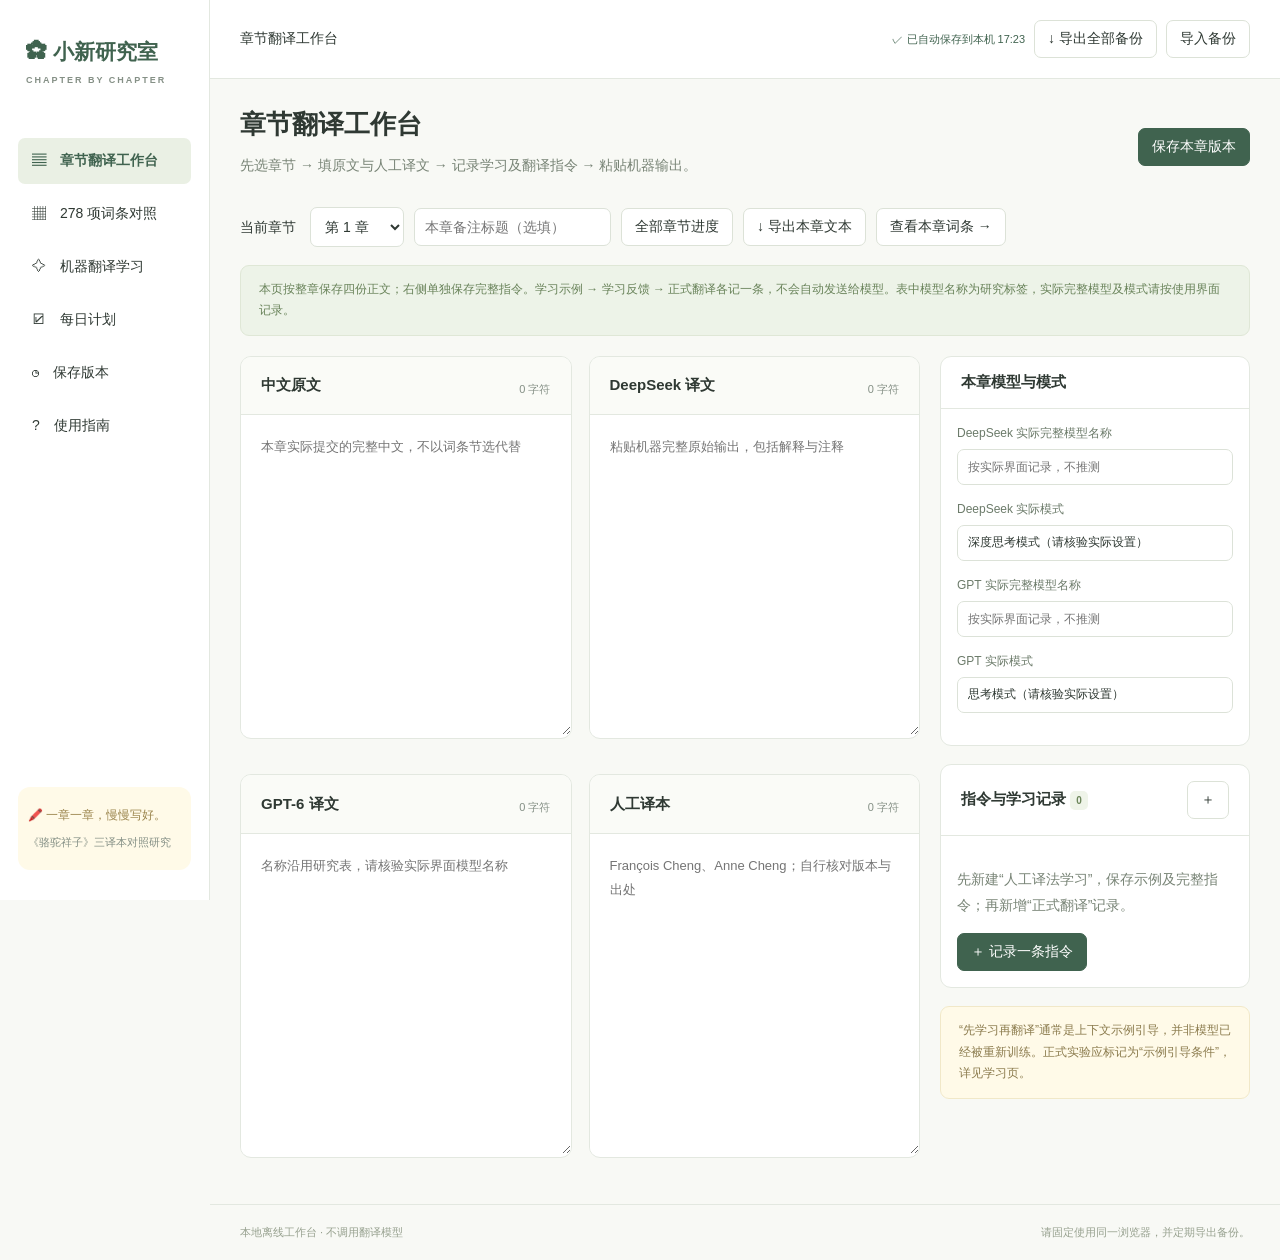
<file: v2/index.html>
<!doctype html><html lang="zh-CN"><head><meta charset="utf-8"><meta name="viewport" content="width=device-width,initial-scale=1"><title>小新研究室 · 章节翻译手帐</title><link rel="stylesheet" href="style.css"></head><body><aside><div class="brand">✿ 小新研究室<small>CHAPTER BY CHAPTER</small></div><nav id="nav"></nav><div class="aside-note">🖍️ 一章一章，慢慢写好。<small>《骆驼祥子》三译本对照研究</small></div></aside><main><header><div id="breadcrumb">章节翻译</div><div class="actions"><span id="saved">正在读取本机数据…</span><button onclick="backup()">↓ 导出全部备份</button><label class="button">导入备份<input type="file" hidden accept="application/json,.json" onchange="restore(this)"></label></div></header><div id="app"></div><footer>本地离线工作台 · 不调用翻译模型 <span>请固定使用同一浏览器，并定期导出备份。</span></footer></main><dialog id="modal"><div id="modal-content"></div></dialog><div id="toast" role="status"></div><script src="seed.js"></script><script src="strategies.js"></script><script src="app.js"></script><script src="xlsx.js"></script><script src="vendor/jszip.min.js"></script><script src="importer.js"></script><script src="learning.js"></script></body></html>
</file>
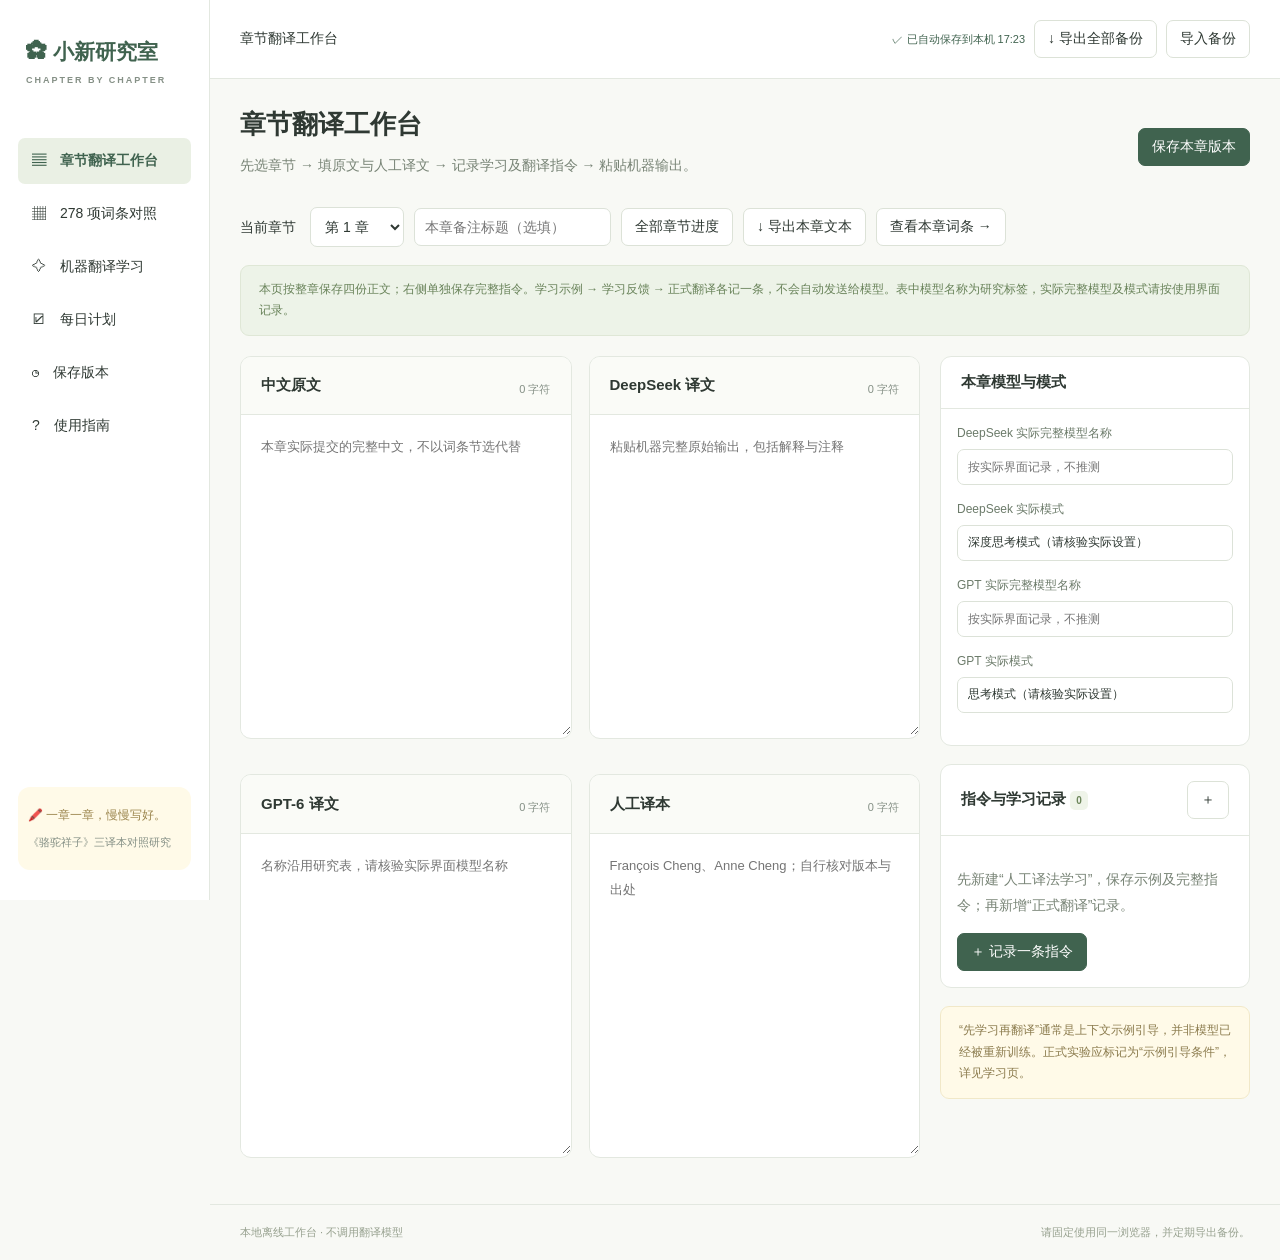
<file: downloads/Research-Studio-v2.html>
<!doctype html><html lang="zh-CN"><head><meta charset="utf-8"><meta name="viewport" content="width=device-width,initial-scale=1"><title>小新研究室 · 章节翻译手帐</title><style>:root{--green:#40634f;--ink:#2f3933;--muted:#859086;--line:#e3e8e0;--bg:#f8f9f5}*{box-sizing:border-box}body{margin:0;background:var(--bg);color:var(--ink);font:14px -apple-system,BlinkMacSystemFont,"Segoe UI","Microsoft YaHei",sans-serif}aside{position:fixed;inset:0 auto 0 0;width:210px;padding:30px 18px;background:#fff;border-right:1px solid var(--line);display:flex;flex-direction:column}.brand{font-size:21px;font-weight:700;color:var(--green);padding:8px}small{font-size:11px;color:var(--muted);display:block;margin-top:7px;line-height:1.7}.brand small{font-size:9px;letter-spacing:2px}nav{margin-top:35px}nav button{display:block;text-align:left;width:100%;border:0;background:none;margin:7px 0;padding:14px}nav button.active{background:#eaf0e4;color:var(--green);font-weight:650}.aside-note{margin-top:auto;padding:18px 10px;background:#fffae8;border-radius:12px;font-size:12px;color:#9b854d;line-height:1.8}main{margin-left:210px}header{background:white;border-bottom:1px solid var(--line);padding:20px 30px;display:flex;align-items:center;justify-content:space-between;gap:15px;position:sticky;top:0;z-index:4}.actions{display:flex;align-items:center;gap:9px}#saved{font-size:11px;color:var(--green);max-width:220px}button,.button{display:inline-block;cursor:pointer;font:inherit;border:1px solid #dce2d7;background:white;color:var(--ink);border-radius:7px;padding:9px 13px}button:hover,.button:hover{background:#eef3e7}button.primary{background:var(--green);border-color:var(--green);color:white}.danger{color:#b35747}#app{padding:28px 30px;min-height:85vh}h1{font-size:26px;margin:0 0 10px}h2{font-size:19px}h3{font-size:15px;margin:0}p{line-height:1.9;color:#788476}.heading{display:flex;justify-content:space-between;align-items:center;margin-bottom:20px}.heading p{margin:8px 0}.hint{padding:13px 18px;background:#fffae8;border:1px solid #f1e8c8;border-radius:9px;color:#8b7b4d;line-height:1.8;font-size:12px;margin-bottom:20px}.hint.green{background:#edf3e8;border-color:#dfe7d6;color:#69835a}.hero{background:#edf2e6;border-radius:14px;padding:24px;display:flex;align-items:center;justify-content:space-between;margin-bottom:22px}.hero img{width:105px;height:105px}.stats{display:grid;grid-template-columns:repeat(4,1fr);gap:14px;margin-bottom:22px}.stat{background:white;border:1px solid var(--line);border-radius:10px;padding:18px}.stat b{display:block;font-size:28px;margin:10px 0}.card{border:1px solid var(--line);background:white;border-radius:11px;overflow:hidden;margin-bottom:18px}.card-top{padding:16px 20px;border-bottom:1px solid var(--line);display:flex;justify-content:space-between;align-items:center;gap:10px}.card-body{padding:20px}.chapter-grid{display:grid;grid-template-columns:repeat(6,1fr);gap:12px}.chapter-tile{text-align:left;min-height:100px;padding:15px;background:white}.chapter-tile b{display:block;font-size:15px;margin-bottom:12px}.chip{background:#eff4e9;color:#6d865b;font-size:10px;border-radius:5px;padding:4px 6px;display:inline-block}.chip.gray{background:#f3f4f0;color:#9a9f94}.toolbar{display:flex;gap:10px;align-items:center;flex-wrap:wrap;margin-bottom:18px}input,textarea,select{font:inherit;border:1px solid #dce2d8;border-radius:7px;padding:10px;color:var(--ink);background:white}input:focus,textarea:focus,select:focus{outline:2px solid #d2dfc4;border-color:#99b484}textarea{resize:vertical;line-height:1.85;min-height:115px;width:100%;font-size:13px}.workspace{display:grid;grid-template-columns:minmax(0,1fr) 310px;gap:20px;align-items:start}.texts{display:grid;grid-template-columns:1fr 1fr;gap:17px}.text-card textarea{min-height:320px;border:0;border-radius:0;padding:20px;background:#fff}.text-card .card-top{background:#fafbf7}.text-card .card-top small{display:inline}.side-panel{position:sticky;top:100px}.side-panel .card-body{padding:16px}.field{display:block;font-size:12px;color:#6c7b6a;margin-bottom:16px}.field input,.field select,.field textarea{width:100%;display:block;margin-top:7px}.field textarea{min-height:100px}.field.wide{grid-column:1/-1}.tabs{display:flex;gap:8px;flex-wrap:wrap;margin-bottom:18px}.tabs .selected{background:#edf2e5;color:var(--green);border-color:#b9c9a8}.instruction-head{display:flex;justify-content:space-between;align-items:center;margin-bottom:10px}.timeline{padding:12px;background:#f8faf4;border-radius:7px;margin:12px 0}.timeline small{white-space:pre-wrap}.empty{padding:35px;text-align:center;color:#939d8e;line-height:1.9}.table-wrap{overflow:auto}table{border-collapse:collapse;width:100%;white-space:nowrap;font-size:12px}th{font-weight:500;background:#f7f9f3;color:#7b8872;text-align:left}td,th{padding:14px;border-bottom:1px solid var(--line)}td{max-width:210px;overflow:hidden;text-overflow:ellipsis}.pagination{padding:14px 20px;display:flex;justify-content:space-between;align-items:center;font-size:12px;color:#8a9385}.columns{display:grid;grid-template-columns:repeat(3,1fr);gap:18px}.method-card{padding:18px;border-radius:9px;background:#f8faf4}.method-card h3{margin:0 0 20px}.method-card .field{margin-bottom:13px}.lesson-layout{display:grid;grid-template-columns:230px minmax(0,1fr);gap:22px}.lesson-nav button{display:block;width:100%;text-align:left;margin:6px 0}.lesson{line-height:1.9}.lesson h2{font-size:23px}.lesson h3{margin-top:24px}.lesson li{margin:10px 0}.lesson a{color:var(--green)}.task{display:flex;padding:17px 20px;border-bottom:1px solid var(--line);gap:12px;align-items:center}.task input{accent-color:var(--green)}.task.done strong{text-decoration:line-through;color:#929b8c}.task button{margin-left:auto}.task-entry{display:flex;gap:10px;margin:18px 0}.task-entry input:first-child{flex:1}.pair{display:grid;grid-template-columns:1fr 1fr;gap:16px}dialog{max-width:94vw;width:1000px;padding:0;border:1px solid var(--line);border-radius:13px;box-shadow:0 25px 100px #20352240}dialog::backdrop{background:#17261c77}.modal-body{padding:24px;max-height:74vh;overflow:auto}.modal-bottom{padding:17px 24px;border-top:1px solid var(--line);display:flex;gap:10px;justify-content:flex-end;background:white}.form-grid{display:grid;grid-template-columns:1fr 1fr;gap:16px}.history details{border-bottom:1px solid var(--line);padding:16px}.history pre{white-space:pre-wrap;overflow-wrap:anywhere;font-size:12px;max-height:320px;overflow:auto}.help-steps{counter-reset:steps}.help-steps li{margin:15px 0;line-height:1.8}.status-line{font-size:11px;color:var(--muted);margin-top:10px}footer{padding:20px 30px;font-size:11px;color:#97a18f;border-top:1px solid var(--line)}footer span{float:right}#toast{display:none;position:fixed;bottom:30px;left:50%;transform:translateX(-50%);padding:13px 20px;background:#355640;color:#fff;border-radius:8px;z-index:20}summary{cursor:pointer}a{color:var(--green)}.btnlink{cursor:pointer;color:var(--green)}@media(min-width:1550px){.workspace{grid-template-columns:minmax(0,1fr) 350px}.text-card textarea{min-height:400px}}@media(max-width:1150px){.workspace{grid-template-columns:1fr}.side-panel{position:static}.chapter-grid{grid-template-columns:repeat(4,1fr)}.columns{grid-template-columns:1fr}.side-panel .form-grid{grid-template-columns:1fr 1fr}}@media(max-width:800px){aside{position:static;width:auto;padding:12px}.aside-note,.brand small{display:none}nav{display:flex;overflow:auto;margin:8px 0 0}nav button{white-space:nowrap;width:auto;font-size:12px;padding:9px;margin:0}main{margin:0}header{position:static;padding:14px;flex-wrap:wrap}#app{padding:20px 14px}.texts,.pair,.lesson-layout{grid-template-columns:1fr}.stats{grid-template-columns:1fr 1fr}.chapter-grid{grid-template-columns:repeat(3,1fr)}.heading{align-items:flex-start;gap:10px}.actions{flex-wrap:wrap}.hero{padding:18px}.hero img{width:80px}.text-card textarea{min-height:240px}.form-grid{grid-template-columns:1fr}footer span{float:none;display:block;margin-top:7px}.task-entry{flex-wrap:wrap}}

.strategy-editor fieldset{border:1px solid #dce5d5;border-radius:7px;margin:15px 0;padding:12px}.strategy-editor legend{color:#54714b;font-size:12px}.strategy-option{display:flex;gap:8px;align-items:flex-start;line-height:1.7;font-size:12px;margin:8px 0}.strategy-option input{width:auto;margin-top:4px}.strategy-editor h4{font-size:13px}.strategy-editor small{margin-bottom:12px}dt{margin-top:12px}dd{margin:8px 0 15px;line-height:1.8;color:#75816f}

.import-preview{max-height:360px;overflow:auto;margin:15px 0;border:1px solid var(--line);border-radius:7px}.import-preview table{white-space:normal;min-width:620px}.import-preview td{max-width:none;overflow:visible;vertical-align:top}.import-preview td pre{white-space:pre-wrap;overflow-wrap:anywhere;max-width:520px;font-family:inherit;font-size:12px;line-height:1.8}.import-value{margin:12px 0;padding:10px;background:#f6f8f1;border-radius:7px}.import-value small{white-space:pre-wrap}.import-issues{max-height:230px;overflow:auto;font-size:12px}.import-preview th{position:sticky;top:0}#alignment-step{margin-top:20px}#alignment-prompt{min-height:180px}
</style></head><body><aside><div class="brand">✿ 小新研究室<small>CHAPTER BY CHAPTER</small></div><nav id="nav"></nav><div class="aside-note">🖍️ 一章一章，慢慢写好。<small>《骆驼祥子》三译本对照研究</small></div></aside><main><header><div id="breadcrumb">章节翻译</div><div class="actions"><span id="saved">正在读取本机数据…</span><button onclick="backup()">↓ 导出全部备份</button><label class="button">导入备份<input type="file" hidden accept="application/json,.json" onchange="restore(this)"></label></div></header><div id="app"></div><footer>本地离线工作台 · 不调用翻译模型 <span>请固定使用同一浏览器，并定期导出备份。</span></footer></main><dialog id="modal"><div id="modal-content"></div></dialog><div id="toast" role="status"></div><script>const INITIAL_TERMS=[{"number": "1", "word": "作寿", "position": "", "deep": "", "deepMeaning": "", "deepMethod": "", "deepSentence": "", "gpt": "", "gptMeaning": "", "gptMethod": "", "gptSentence": "", "human": "", "humanMeaning": "", "humanMethod": "", "humanSentence": "", "id": "C1-001", "category": "社会文化负载词", "chapter": ""}, {"number": "2", "word": "官司", "position": "", "deep": "", "deepMeaning": "", "deepMethod": "", "deepSentence": "", "gpt": "", "gptMeaning": "", "gptMethod": "", "gptSentence": "", "human": "", "humanMeaning": "", "humanMethod": "", "humanSentence": "", "id": "C1-002", "category": "社会文化负载词", "chapter": ""}, {"number": "3", "word": "祭灶", "position": "", "deep": "", "deepMeaning": "", "deepMethod": "", "deepSentence": "", "gpt": "", "gptMeaning": "", "gptMethod": "", "gptSentence": "", "human": "", "humanMeaning": "", "humanMethod": "", "humanSentence": "", "id": "C1-003", "category": "社会文化负载词", "chapter": ""}, {"number": "4", "word": "祭神", "position": "", "deep": "", "deepMeaning": "", "deepMethod": "", "deepSentence": "", "gpt": "", "gptMeaning": "", "gptMethod": "", "gptSentence": "", "human": "", "humanMeaning": "", "humanMethod": "", "humanSentence": "", "id": "C1-004", "category": "社会文化负载词", "chapter": ""}, {"number": "5", "word": "庆九", "position": "", "deep": "", "deepMeaning": "", "deepMethod": "", "deepSentence": "", "gpt": "", "gptMeaning": "", "gptMethod": "", "gptSentence": "", "human": "", "humanMeaning": "", "humanMethod": "", "humanSentence": "", "id": "C1-005", "category": "社会文化负载词", "chapter": ""}, {"number": "6", "word": "说相声的", "position": "", "deep": "", "deepMeaning": "", "deepMethod": "", "deepSentence": "", "gpt": "", "gptMeaning": "", "gptMethod": "", "gptSentence": "", "human": "", "humanMeaning": "", "humanMethod": "", "humanSentence": "", "id": "C1-006", "category": "社会文化负载词", "chapter": ""}, {"number": "7", "word": "往下走亲戚", "position": "", "deep": "", "deepMeaning": "", "deepMethod": "", "deepSentence": "", "gpt": "", "gptMeaning": "", "gptMethod": "", "gptSentence": "", "human": "", "humanMeaning": "", "humanMethod": "", "humanSentence": "", "id": "C1-007", "category": "社会文化负载词", "chapter": ""}, {"number": "8", "word": "招门纳婿", "position": "", "deep": "", "deepMeaning": "", "deepMethod": "", "deepSentence": "", "gpt": "", "gptMeaning": "", "gptMethod": "", "gptSentence": "", "human": "", "humanMeaning": "", "humanMethod": "", "humanSentence": "", "id": "C1-008", "category": "社会文化负载词", "chapter": ""}, {"number": "9", "word": "前清", "position": "", "deep": "", "deepMeaning": "", "deepMethod": "", "deepSentence": "", "gpt": "", "gptMeaning": "", "gptMethod": "", "gptSentence": "", "human": "", "humanMeaning": "", "humanMethod": "", "humanSentence": "", "id": "C1-009", "category": "社会文化负载词", "chapter": ""}, {"number": "10", "word": "空城计", "position": "", "deep": "", "deepMeaning": "", "deepMethod": "", "deepSentence": "", "gpt": "", "gptMeaning": "", "gptMethod": "", "gptSentence": "", "human": "", "humanMeaning": "", "humanMethod": "", "humanSentence": "", "id": "C1-010", "category": "社会文化负载词", "chapter": ""}, {"number": "11", "word": "红白事", "position": "", "deep": "", "deepMeaning": "", "deepMethod": "", "deepSentence": "", "gpt": "", "gptMeaning": "", "gptMethod": "", "gptSentence": "", "human": "", "humanMeaning": "", "humanMethod": "", "humanSentence": "", "id": "C1-011", "category": "社会文化负载词", "chapter": ""}, {"number": "12", "word": "穿孝跪灵", "position": "", "deep": "", "deepMeaning": "", "deepMethod": "", "deepSentence": "", "gpt": "", "gptMeaning": "", "gptMethod": "", "gptSentence": "", "human": "", "humanMeaning": "", "humanMethod": "", "humanSentence": "", "id": "C1-012", "category": "社会文化负载词", "chapter": ""}, {"number": "13", "word": "唱秧歌的", "position": "", "deep": "", "deepMeaning": "", "deepMethod": "", "deepSentence": "", "gpt": "", "gptMeaning": "", "gptMethod": "", "gptSentence": "", "human": "", "humanMeaning": "", "humanMethod": "", "humanSentence": "", "id": "C1-013", "category": "社会文化负载词", "chapter": ""}, {"number": "14", "word": "说鼓书的", "position": "", "deep": "", "deepMeaning": "", "deepMethod": "", "deepSentence": "", "gpt": "", "gptMeaning": "", "gptMethod": "", "gptSentence": "", "human": "", "humanMeaning": "", "humanMethod": "", "humanSentence": "", "id": "C1-014", "category": "社会文化负载词", "chapter": ""}, {"number": "15", "word": "押宝", "position": "", "deep": "", "deepMeaning": "", "deepMethod": "", "deepSentence": "", "gpt": "", "gptMeaning": "", "gptMethod": "", "gptSentence": "", "human": "", "humanMeaning": "", "humanMethod": "", "humanSentence": "", "id": "C1-015", "category": "社会文化负载词", "chapter": ""}, {"number": "16", "word": "猜拳", "position": "", "deep": "", "deepMeaning": "", "deepMethod": "", "deepSentence": "", "gpt": "", "gptMeaning": "", "gptMethod": "", "gptSentence": "", "human": "", "humanMeaning": "", "humanMethod": "", "humanSentence": "", "id": "C1-016", "category": "社会文化负载词", "chapter": ""}, {"number": "17", "word": "上衙门", "position": "", "deep": "", "deepMeaning": "", "deepMethod": "", "deepSentence": "", "gpt": "", "gptMeaning": "", "gptMethod": "", "gptSentence": "", "human": "", "humanMeaning": "", "humanMethod": "", "humanSentence": "", "id": "C1-017", "category": "社会文化负载词", "chapter": ""}, {"number": "18", "word": "报丧", "position": "", "deep": "", "deepMeaning": "", "deepMethod": "", "deepSentence": "", "gpt": "", "gptMeaning": "", "gptMethod": "", "gptSentence": "", "human": "", "humanMeaning": "", "humanMethod": "", "humanSentence": "", "id": "C1-018", "category": "社会文化负载词", "chapter": ""}, {"number": "19", "word": "执事", "position": "", "deep": "", "deepMeaning": "", "deepMethod": "", "deepSentence": "", "gpt": "", "gptMeaning": "", "gptMethod": "", "gptSentence": "", "human": "", "humanMeaning": "", "humanMethod": "", "humanSentence": "", "id": "C1-019", "category": "社会文化负载词", "chapter": ""}, {"number": "20", "word": "大花脸二花脸", "position": "", "deep": "", "deepMeaning": "", "deepMethod": "", "deepSentence": "", "gpt": "", "gptMeaning": "", "gptMethod": "", "gptSentence": "", "human": "", "humanMeaning": "", "humanMethod": "", "humanSentence": "", "id": "C1-020", "category": "社会文化负载词", "chapter": ""}, {"number": "21", "word": "生小孩时送人鸡蛋", "position": "", "deep": "", "deepMeaning": "", "deepMethod": "", "deepSentence": "", "gpt": "", "gptMeaning": "", "gptMethod": "", "gptSentence": "", "human": "", "humanMeaning": "", "humanMethod": "", "humanSentence": "", "id": "C1-021", "category": "社会文化负载词", "chapter": ""}, {"number": "22", "word": "耍狗熊的", "position": "", "deep": "", "deepMeaning": "", "deepMethod": "", "deepSentence": "", "gpt": "", "gptMeaning": "", "gptMethod": "", "gptSentence": "", "human": "", "humanMeaning": "", "humanMethod": "", "humanSentence": "", "id": "C1-022", "category": "社会文化负载词", "chapter": ""}, {"number": "23", "word": "变戏法的", "position": "", "deep": "", "deepMeaning": "", "deepMethod": "", "deepSentence": "", "gpt": "", "gptMeaning": "", "gptMethod": "", "gptSentence": "", "human": "", "humanMeaning": "", "humanMethod": "", "humanSentence": "", "id": "C1-023", "category": "社会文化负载词", "chapter": ""}, {"number": "24", "word": "练把式的", "position": "", "deep": "", "deepMeaning": "", "deepMethod": "", "deepSentence": "", "gpt": "", "gptMeaning": "", "gptMethod": "", "gptSentence": "", "human": "", "humanMeaning": "", "humanMethod": "", "humanSentence": "", "id": "C1-024", "category": "社会文化负载词", "chapter": ""}, {"number": "25", "word": "送殡", "position": "", "deep": "", "deepMeaning": "", "deepMethod": "", "deepSentence": "", "gpt": "", "gptMeaning": "", "gptMethod": "", "gptSentence": "", "human": "", "humanMeaning": "", "humanMethod": "", "humanSentence": "", "id": "C1-025", "category": "社会文化负载词", "chapter": ""}, {"number": "26", "word": "媒人", "position": "", "deep": "", "deepMeaning": "", "deepMethod": "", "deepSentence": "", "gpt": "", "gptMeaning": "", "gptMethod": "", "gptSentence": "", "human": "", "humanMeaning": "", "humanMethod": "", "humanSentence": "", "id": "C1-026", "category": "社会文化负载词", "chapter": ""}, {"number": "27", "word": "三国", "position": "", "deep": "", "deepMeaning": "", "deepMethod": "", "deepSentence": "", "gpt": "", "gptMeaning": "", "gptMethod": "", "gptSentence": "", "human": "", "humanMeaning": "", "humanMethod": "", "humanSentence": "", "id": "C1-027", "category": "社会文化负载词", "chapter": ""}, {"number": "28", "word": "三战吕布", "position": "", "deep": "", "deepMeaning": "", "deepMethod": "", "deepSentence": "", "gpt": "", "gptMeaning": "", "gptMethod": "", "gptSentence": "", "human": "", "humanMeaning": "", "humanMethod": "", "humanSentence": "", "id": "C1-028", "category": "社会文化负载词", "chapter": ""}, {"number": "29", "word": "长坂坡", "position": "", "deep": "", "deepMeaning": "", "deepMethod": "", "deepSentence": "", "gpt": "", "gptMeaning": "", "gptMethod": "", "gptSentence": "", "human": "", "humanMeaning": "", "humanMethod": "", "humanSentence": "", "id": "C1-029", "category": "社会文化负载词", "chapter": ""}, {"number": "30", "word": "火烧连营", "position": "", "deep": "", "deepMeaning": "", "deepMethod": "", "deepSentence": "", "gpt": "", "gptMeaning": "", "gptMethod": "", "gptSentence": "", "human": "", "humanMeaning": "", "humanMethod": "", "humanSentence": "", "id": "C1-030", "category": "社会文化负载词", "chapter": ""}, {"number": "31", "word": "说媒", "position": "", "deep": "", "deepMeaning": "", "deepMethod": "", "deepSentence": "", "gpt": "", "gptMeaning": "", "gptMethod": "", "gptSentence": "", "human": "", "humanMeaning": "", "humanMethod": "", "humanSentence": "", "id": "C1-031", "category": "社会文化负载词", "chapter": ""}, {"number": "32", "word": "腊八", "position": "", "deep": "", "deepMeaning": "", "deepMethod": "", "deepSentence": "", "gpt": "", "gptMeaning": "", "gptMethod": "", "gptSentence": "", "human": "", "humanMeaning": "", "humanMethod": "", "humanSentence": "", "id": "C1-032", "category": "社会文化负载词", "chapter": ""}, {"number": "33", "word": "守夜", "position": "", "deep": "", "deepMeaning": "", "deepMethod": "", "deepSentence": "", "gpt": "", "gptMeaning": "", "gptMethod": "", "gptSentence": "", "human": "", "humanMeaning": "", "humanMethod": "", "humanSentence": "", "id": "C1-033", "category": "社会文化负载词", "chapter": ""}, {"number": "34", "word": "知县", "position": "", "deep": "", "deepMeaning": "", "deepMethod": "", "deepSentence": "", "gpt": "", "gptMeaning": "", "gptMethod": "", "gptSentence": "", "human": "", "humanMeaning": "", "humanMethod": "", "humanSentence": "", "id": "C1-034", "category": "社会文化负载词", "chapter": ""}, {"number": "35", "word": "中秋节", "position": "", "deep": "", "deepMeaning": "", "deepMethod": "", "deepSentence": "", "gpt": "", "gptMeaning": "", "gptMethod": "", "gptSentence": "", "human": "", "humanMeaning": "", "humanMethod": "", "humanSentence": "", "id": "C1-035", "category": "社会文化负载词", "chapter": ""}, {"number": "36", "word": "财主", "position": "", "deep": "", "deepMeaning": "", "deepMethod": "", "deepSentence": "", "gpt": "", "gptMeaning": "", "gptMethod": "", "gptSentence": "", "human": "", "humanMeaning": "", "humanMethod": "", "humanSentence": "", "id": "C1-036", "category": "社会文化负载词", "chapter": ""}, {"number": "37", "word": "朝顶进香", "position": "", "deep": "", "deepMeaning": "", "deepMethod": "", "deepSentence": "", "gpt": "", "gptMeaning": "", "gptMethod": "", "gptSentence": "", "human": "", "humanMeaning": "", "humanMethod": "", "humanSentence": "", "id": "C1-037", "category": "社会文化负载词", "chapter": ""}, {"number": "38", "word": "见木头就包红布", "position": "", "deep": "", "deepMeaning": "", "deepMethod": "", "deepSentence": "", "gpt": "", "gptMeaning": "", "gptMethod": "", "gptSentence": "", "human": "", "humanMeaning": "", "humanMethod": "", "humanSentence": "", "id": "C1-038", "category": "社会文化负载词", "chapter": ""}, {"number": "39", "word": "太平天国", "position": "", "deep": "", "deepMeaning": "", "deepMethod": "", "deepSentence": "", "gpt": "", "gptMeaning": "", "gptMethod": "", "gptSentence": "", "human": "", "humanMeaning": "", "humanMethod": "", "humanSentence": "", "id": "C1-039", "category": "社会文化负载词", "chapter": ""}, {"number": "40", "word": "不过破五就动针", "position": "", "deep": "", "deepMeaning": "", "deepMethod": "", "deepSentence": "", "gpt": "", "gptMeaning": "", "gptMethod": "", "gptSentence": "", "human": "", "humanMeaning": "", "humanMethod": "", "humanSentence": "", "id": "C1-040", "category": "社会文化负载词", "chapter": ""}, {"number": "41", "word": "磕头", "position": "", "deep": "", "deepMeaning": "", "deepMethod": "", "deepSentence": "", "gpt": "", "gptMeaning": "", "gptMethod": "", "gptSentence": "", "human": "", "humanMeaning": "", "humanMethod": "", "humanSentence": "", "id": "C1-041", "category": "社会文化负载词", "chapter": ""}, {"number": "42", "word": "祝寿", "position": "", "deep": "", "deepMeaning": "", "deepMethod": "", "deepSentence": "", "gpt": "", "gptMeaning": "", "gptMethod": "", "gptSentence": "", "human": "", "humanMeaning": "", "humanMethod": "", "humanSentence": "", "id": "C1-042", "category": "社会文化负载词", "chapter": ""}, {"number": "43", "word": "坤伶", "position": "", "deep": "", "deepMeaning": "", "deepMethod": "", "deepSentence": "", "gpt": "", "gptMeaning": "", "gptMethod": "", "gptSentence": "", "human": "", "humanMeaning": "", "humanMethod": "", "humanSentence": "", "id": "C1-043", "category": "社会文化负载词", "chapter": ""}, {"number": "44", "word": "牌九", "position": "", "deep": "", "deepMeaning": "", "deepMethod": "", "deepSentence": "", "gpt": "", "gptMeaning": "", "gptMethod": "", "gptSentence": "", "human": "", "humanMeaning": "", "humanMethod": "", "humanSentence": "", "id": "C1-044", "category": "社会文化负载词", "chapter": ""}, {"number": "45", "word": "忌门", "position": "", "deep": "", "deepMeaning": "", "deepMethod": "", "deepSentence": "", "gpt": "", "gptMeaning": "", "gptMethod": "", "gptSentence": "", "human": "", "humanMeaning": "", "humanMethod": "", "humanSentence": "", "id": "C1-045", "category": "社会文化负载词", "chapter": ""}, {"number": "46", "word": "数来宝的", "position": "", "deep": "", "deepMeaning": "", "deepMethod": "", "deepSentence": "", "gpt": "", "gptMeaning": "", "gptMethod": "", "gptSentence": "", "human": "", "humanMeaning": "", "humanMethod": "", "humanSentence": "", "id": "C1-046", "category": "社会文化负载词", "chapter": ""}, {"number": "47", "word": "拜寿", "position": "", "deep": "", "deepMeaning": "", "deepMethod": "", "deepSentence": "", "gpt": "", "gptMeaning": "", "gptMethod": "", "gptSentence": "", "human": "", "humanMeaning": "", "humanMethod": "", "humanSentence": "", "id": "C1-047", "category": "社会文化负载词", "chapter": ""}, {"number": "48", "word": "四郎探母", "position": "", "deep": "", "deepMeaning": "", "deepMethod": "", "deepSentence": "", "gpt": "", "gptMeaning": "", "gptMethod": "", "gptSentence": "", "human": "", "humanMeaning": "", "humanMethod": "", "humanSentence": "", "id": "C1-048", "category": "社会文化负载词", "chapter": ""}, {"number": "49", "word": "秧歌", "position": "", "deep": "", "deepMeaning": "", "deepMethod": "", "deepSentence": "", "gpt": "", "gptMeaning": "", "gptMethod": "", "gptSentence": "", "human": "", "humanMeaning": "", "humanMethod": "", "humanSentence": "", "id": "C1-049", "category": "社会文化负载词", "chapter": ""}, {"number": "50", "word": "狮子", "position": "", "deep": "", "deepMeaning": "", "deepMethod": "", "deepSentence": "", "gpt": "", "gptMeaning": "", "gptMethod": "", "gptSentence": "", "human": "", "humanMeaning": "", "humanMethod": "", "humanSentence": "", "id": "C1-050", "category": "社会文化负载词", "chapter": ""}, {"number": "51", "word": "开路", "position": "", "deep": "", "deepMeaning": "", "deepMethod": "", "deepSentence": "", "gpt": "", "gptMeaning": "", "gptMethod": "", "gptSentence": "", "human": "", "humanMeaning": "", "humanMethod": "", "humanSentence": "", "id": "C1-051", "category": "社会文化负载词", "chapter": ""}, {"number": "52", "word": "五虎棍", "position": "", "deep": "", "deepMeaning": "", "deepMethod": "", "deepSentence": "", "gpt": "", "gptMeaning": "", "gptMethod": "", "gptSentence": "", "human": "", "humanMeaning": "", "humanMethod": "", "humanSentence": "", "id": "C1-052", "category": "社会文化负载词", "chapter": ""}, {"number": "53", "word": "黄巢，张献忠", "position": "", "deep": "", "deepMeaning": "", "deepMethod": "", "deepSentence": "", "gpt": "", "gptMeaning": "", "gptMethod": "", "gptSentence": "", "human": "", "humanMeaning": "", "humanMethod": "", "humanSentence": "", "id": "C1-053", "category": "社会文化负载词", "chapter": ""}, {"number": "54", "word": "元宵节", "position": "", "deep": "", "deepMeaning": "", "deepMethod": "", "deepSentence": "", "gpt": "", "gptMeaning": "", "gptMethod": "", "gptSentence": "", "human": "", "humanMeaning": "", "humanMethod": "", "humanSentence": "", "id": "C1-054", "category": "社会文化负载词", "chapter": ""}, {"number": "55", "word": "黄天霸", "position": "", "deep": "", "deepMeaning": "", "deepMethod": "", "deepSentence": "", "gpt": "", "gptMeaning": "", "gptMethod": "", "gptSentence": "", "human": "", "humanMeaning": "", "humanMethod": "", "humanSentence": "", "id": "C1-055", "category": "社会文化负载词", "chapter": ""}, {"number": "56", "word": "民国", "position": "", "deep": "", "deepMeaning": "", "deepMethod": "", "deepSentence": "", "gpt": "", "gptMeaning": "", "gptMethod": "", "gptSentence": "", "human": "", "humanMeaning": "", "humanMethod": "", "humanSentence": "", "id": "C1-056", "category": "社会文化负载词", "chapter": ""}, {"number": "1", "word": "号坎", "position": "", "deep": "", "deepMeaning": "", "deepMethod": "", "deepSentence": "", "gpt": "", "gptMeaning": "", "gptMethod": "", "gptSentence": "", "human": "", "humanMeaning": "", "humanMethod": "", "humanSentence": "", "id": "C2-001", "category": "物质文化负载词", "chapter": ""}, {"number": "2", "word": "现洋", "position": "", "deep": "", "deepMeaning": "", "deepMethod": "", "deepSentence": "", "gpt": "", "gptMeaning": "", "gptMethod": "", "gptSentence": "", "human": "", "humanMeaning": "", "humanMethod": "", "humanSentence": "", "id": "C2-002", "category": "物质文化负载词", "chapter": ""}, {"number": "3", "word": "瑞蚨祥，鸿记", "position": "", "deep": "", "deepMeaning": "", "deepMethod": "", "deepSentence": "", "gpt": "", "gptMeaning": "", "gptMethod": "", "gptSentence": "", "human": "", "humanMeaning": "", "humanMethod": "", "humanSentence": "", "id": "C2-003", "category": "物质文化负载词", "chapter": ""}, {"number": "4", "word": "绢制的头花", "position": "", "deep": "", "deepMeaning": "", "deepMethod": "", "deepSentence": "", "gpt": "", "gptMeaning": "", "gptMethod": "", "gptSentence": "", "human": "", "humanMeaning": "", "humanMethod": "", "humanSentence": "", "id": "C2-004", "category": "物质文化负载词", "chapter": ""}, {"number": "5", "word": "蜜供", "position": "", "deep": "", "deepMeaning": "", "deepMethod": "", "deepSentence": "", "gpt": "", "gptMeaning": "", "gptMethod": "", "gptSentence": "", "human": "", "humanMeaning": "", "humanMethod": "", "humanSentence": "", "id": "C2-005", "category": "物质文化负载词", "chapter": ""}, {"number": "6", "word": "千层底青布鞋", "position": "", "deep": "", "deepMeaning": "", "deepMethod": "", "deepSentence": "", "gpt": "", "gptMeaning": "", "gptMethod": "", "gptSentence": "", "human": "", "humanMeaning": "", "humanMethod": "", "humanSentence": "", "id": "C2-006", "category": "物质文化负载词", "chapter": ""}, {"number": "7", "word": "元宝式的", "position": "", "deep": "", "deepMeaning": "", "deepMethod": "", "deepSentence": "", "gpt": "", "gptMeaning": "", "gptMethod": "", "gptSentence": "", "human": "", "humanMeaning": "", "humanMethod": "", "humanSentence": "", "id": "C2-007", "category": "物质文化负载词", "chapter": ""}, {"number": "8", "word": "闷葫芦罐儿", "position": "", "deep": "", "deepMeaning": "", "deepMethod": "", "deepSentence": "", "gpt": "", "gptMeaning": "", "gptMethod": "", "gptSentence": "", "human": "", "humanMeaning": "", "humanMethod": "", "humanSentence": "", "id": "C2-008", "category": "物质文化负载词", "chapter": ""}, {"number": "9", "word": "土窑子", "position": "", "deep": "", "deepMeaning": "", "deepMethod": "", "deepSentence": "", "gpt": "", "gptMeaning": "", "gptMethod": "", "gptSentence": "", "human": "", "humanMeaning": "", "humanMethod": "", "humanSentence": "", "id": "C2-009", "category": "物质文化负载词", "chapter": ""}, {"number": "10", "word": "白土子", "position": "", "deep": "", "deepMeaning": "", "deepMethod": "", "deepSentence": "", "gpt": "", "gptMeaning": "", "gptMethod": "", "gptSentence": "", "human": "", "humanMeaning": "", "humanMethod": "", "humanSentence": "", "id": "C2-010", "category": "物质文化负载词", "chapter": ""}, {"number": "11", "word": "搭包", "position": "", "deep": "", "deepMeaning": "", "deepMethod": "", "deepSentence": "", "gpt": "", "gptMeaning": "", "gptMethod": "", "gptSentence": "", "human": "", "humanMeaning": "", "humanMethod": "", "humanSentence": "", "id": "C2-011", "category": "物质文化负载词", "chapter": ""}, {"number": "12", "word": "彩子", "position": "", "deep": "", "deepMeaning": "", "deepMethod": "", "deepSentence": "", "gpt": "", "gptMeaning": "", "gptMethod": "", "gptSentence": "", "human": "", "humanMeaning": "", "humanMethod": "", "humanSentence": "", "id": "C2-012", "category": "物质文化负载词", "chapter": ""}, {"number": "13", "word": "寿桃寿面", "position": "", "deep": "", "deepMeaning": "", "deepMethod": "", "deepSentence": "", "gpt": "", "gptMeaning": "", "gptMethod": "", "gptSentence": "", "human": "", "humanMeaning": "", "humanMethod": "", "humanSentence": "", "id": "C2-013", "category": "物质文化负载词", "chapter": ""}, {"number": "14", "word": "宝局", "position": "", "deep": "", "deepMeaning": "", "deepMethod": "", "deepSentence": "", "gpt": "", "gptMeaning": "", "gptMethod": "", "gptSentence": "", "human": "", "humanMeaning": "", "humanMethod": "", "humanSentence": "", "id": "C2-014", "category": "物质文化负载词", "chapter": ""}, {"number": "15", "word": "寿幛", "position": "", "deep": "", "deepMeaning": "", "deepMethod": "", "deepSentence": "", "gpt": "", "gptMeaning": "", "gptMethod": "", "gptSentence": "", "human": "", "humanMeaning": "", "humanMethod": "", "humanSentence": "", "id": "C2-015", "category": "物质文化负载词", "chapter": ""}, {"number": "16", "word": "春联", "position": "", "deep": "", "deepMeaning": "", "deepMethod": "", "deepSentence": "", "gpt": "", "gptMeaning": "", "gptMethod": "", "gptSentence": "", "human": "", "humanMeaning": "", "humanMethod": "", "humanSentence": "", "id": "C2-016", "category": "物质文化负载词", "chapter": ""}, {"number": "17", "word": "挂钱", "position": "", "deep": "", "deepMeaning": "", "deepMethod": "", "deepSentence": "", "gpt": "", "gptMeaning": "", "gptMethod": "", "gptSentence": "", "human": "", "humanMeaning": "", "humanMethod": "", "humanSentence": "", "id": "C2-017", "category": "物质文化负载词", "chapter": ""}, {"number": "18", "word": "卫生衣", "position": "", "deep": "", "deepMeaning": "", "deepMethod": "", "deepSentence": "", "gpt": "", "gptMeaning": "", "gptMethod": "", "gptSentence": "", "human": "", "humanMeaning": "", "humanMethod": "", "humanSentence": "", "id": "C2-018", "category": "物质文化负载词", "chapter": ""}, {"number": "19", "word": "棒子面", "position": "", "deep": "", "deepMeaning": "", "deepMethod": "", "deepSentence": "", "gpt": "", "gptMeaning": "", "gptMethod": "", "gptSentence": "", "human": "", "humanMeaning": "", "humanMethod": "", "humanSentence": "", "id": "C2-019", "category": "物质文化负载词", "chapter": ""}, {"number": "20", "word": "鸡肠子带儿", "position": "", "deep": "", "deepMeaning": "", "deepMethod": "", "deepSentence": "", "gpt": "", "gptMeaning": "", "gptMethod": "", "gptSentence": "", "human": "", "humanMeaning": "", "humanMethod": "", "humanSentence": "", "id": "C2-020", "category": "物质文化负载词", "chapter": ""}, {"number": "21", "word": "官罩", "position": "", "deep": "", "deepMeaning": "", "deepMethod": "", "deepSentence": "", "gpt": "", "gptMeaning": "", "gptMethod": "", "gptSentence": "", "human": "", "humanMeaning": "", "humanMethod": "", "humanSentence": "", "id": "C2-021", "category": "物质文化负载词", "chapter": ""}, {"number": "22", "word": "出殡用的松鹤松狮", "position": "", "deep": "", "deepMeaning": "", "deepMethod": "", "deepSentence": "", "gpt": "", "gptMeaning": "", "gptMethod": "", "gptSentence": "", "human": "", "humanMeaning": "", "humanMethod": "", "humanSentence": "", "id": "C2-022", "category": "物质文化负载词", "chapter": ""}, {"number": "23", "word": "响器", "position": "", "deep": "", "deepMeaning": "", "deepMethod": "", "deepSentence": "", "gpt": "", "gptMeaning": "", "gptMethod": "", "gptSentence": "", "human": "", "humanMeaning": "", "humanMethod": "", "humanSentence": "", "id": "C2-023", "category": "物质文化负载词", "chapter": ""}, {"number": "24", "word": "肃静牌", "position": "", "deep": "", "deepMeaning": "", "deepMethod": "", "deepSentence": "", "gpt": "", "gptMeaning": "", "gptMethod": "", "gptSentence": "", "human": "", "humanMeaning": "", "humanMethod": "", "humanSentence": "", "id": "C2-024", "category": "物质文化负载词", "chapter": ""}, {"number": "25", "word": "景泰蓝", "position": "", "deep": "", "deepMeaning": "", "deepMethod": "", "deepSentence": "", "gpt": "", "gptMeaning": "", "gptMethod": "", "gptSentence": "", "human": "", "humanMeaning": "", "humanMethod": "", "humanSentence": "", "id": "C2-025", "category": "物质文化负载词", "chapter": ""}, {"number": "26", "word": "大杂院", "position": "", "deep": "", "deepMeaning": "", "deepMethod": "", "deepSentence": "", "gpt": "", "gptMeaning": "", "gptMethod": "", "gptSentence": "", "human": "", "humanMeaning": "", "humanMethod": "", "humanSentence": "", "id": "C2-026", "category": "物质文化负载词", "chapter": ""}, {"number": "27", "word": "阴丹士林蓝的夹裤褂", "position": "", "deep": "", "deepMeaning": "", "deepMethod": "", "deepSentence": "", "gpt": "", "gptMeaning": "", "gptMethod": "", "gptSentence": "", "human": "", "humanMeaning": "", "humanMethod": "", "humanSentence": "", "id": "C2-027", "category": "物质文化负载词", "chapter": ""}, {"number": "28", "word": "两毛三毛", "position": "", "deep": "", "deepMeaning": "", "deepMethod": "", "deepSentence": "", "gpt": "", "gptMeaning": "", "gptMethod": "", "gptSentence": "", "human": "", "humanMeaning": "", "humanMethod": "", "humanSentence": "", "id": "C2-028", "category": "物质文化负载词", "chapter": ""}, {"number": "29", "word": "馄饨", "position": "", "deep": "", "deepMeaning": "", "deepMethod": "", "deepSentence": "", "gpt": "", "gptMeaning": "", "gptMethod": "", "gptSentence": "", "human": "", "humanMeaning": "", "humanMethod": "", "humanSentence": "", "id": "C2-029", "category": "物质文化负载词", "chapter": ""}, {"number": "30", "word": "三黄宝蜡", "position": "", "deep": "", "deepMeaning": "", "deepMethod": "", "deepSentence": "", "gpt": "", "gptMeaning": "", "gptMethod": "", "gptSentence": "", "human": "", "humanMeaning": "", "humanMethod": "", "humanSentence": "", "id": "C2-030", "category": "物质文化负载词", "chapter": ""}, {"number": "31", "word": "粥厂", "position": "", "deep": "", "deepMeaning": "", "deepMethod": "", "deepSentence": "", "gpt": "", "gptMeaning": "", "gptMethod": "", "gptSentence": "", "human": "", "humanMeaning": "", "humanMethod": "", "humanSentence": "", "id": "C2-031", "category": "物质文化负载词", "chapter": ""}, {"number": "32", "word": "熏肝酱肚", "position": "", "deep": "", "deepMeaning": "", "deepMethod": "", "deepSentence": "", "gpt": "", "gptMeaning": "", "gptMethod": "", "gptSentence": "", "human": "", "humanMeaning": "", "humanMethod": "", "humanSentence": "", "id": "C2-032", "category": "物质文化负载词", "chapter": ""}, {"number": "33", "word": "马蹄烧饼", "position": "", "deep": "", "deepMeaning": "", "deepMethod": "", "deepSentence": "", "gpt": "", "gptMeaning": "", "gptMethod": "", "gptSentence": "", "human": "", "humanMeaning": "", "humanMethod": "", "humanSentence": "", "id": "C2-033", "category": "物质文化负载词", "chapter": ""}, {"number": "34", "word": "小焦油炸鬼", "position": "", "deep": "", "deepMeaning": "", "deepMethod": "", "deepSentence": "", "gpt": "", "gptMeaning": "", "gptMethod": "", "gptSentence": "", "human": "", "humanMeaning": "", "humanMethod": "", "humanSentence": "", "id": "C2-034", "category": "物质文化负载词", "chapter": ""}, {"number": "35", "word": "水月灯", "position": "", "deep": "", "deepMeaning": "", "deepMethod": "", "deepSentence": "", "gpt": "", "gptMeaning": "", "gptMethod": "", "gptSentence": "", "human": "", "humanMeaning": "", "humanMethod": "", "humanSentence": "", "id": "C2-035", "category": "物质文化负载词", "chapter": ""}, {"number": "36", "word": "四十铜子或一毛钱", "position": "", "deep": "", "deepMeaning": "", "deepMethod": "", "deepSentence": "", "gpt": "", "gptMeaning": "", "gptMethod": "", "gptSentence": "", "human": "", "humanMeaning": "", "humanMethod": "", "humanSentence": "", "id": "C2-036", "category": "物质文化负载词", "chapter": ""}, {"number": "37", "word": "虎皮冻", "position": "", "deep": "", "deepMeaning": "", "deepMethod": "", "deepSentence": "", "gpt": "", "gptMeaning": "", "gptMethod": "", "gptSentence": "", "human": "", "humanMeaning": "", "humanMethod": "", "humanSentence": "", "id": "C2-037", "category": "物质文化负载词", "chapter": ""}, {"number": "38", "word": "殃榜", "position": "", "deep": "", "deepMeaning": "", "deepMethod": "", "deepSentence": "", "gpt": "", "gptMeaning": "", "gptMethod": "", "gptSentence": "", "human": "", "humanMeaning": "", "humanMethod": "", "humanSentence": "", "id": "C2-038", "category": "物质文化负载词", "chapter": ""}, {"number": "39", "word": "全份执事", "position": "", "deep": "", "deepMeaning": "", "deepMethod": "", "deepSentence": "", "gpt": "", "gptMeaning": "", "gptMethod": "", "gptSentence": "", "human": "", "humanMeaning": "", "humanMethod": "", "humanSentence": "", "id": "C2-039", "category": "物质文化负载词", "chapter": ""}, {"number": "40", "word": "旗伞", "position": "", "deep": "", "deepMeaning": "", "deepMethod": "", "deepSentence": "", "gpt": "", "gptMeaning": "", "gptMethod": "", "gptSentence": "", "human": "", "humanMeaning": "", "humanMethod": "", "humanSentence": "", "id": "C2-040", "category": "物质文化负载词", "chapter": ""}, {"number": "41", "word": "白干酒", "position": "", "deep": "", "deepMeaning": "", "deepMethod": "", "deepSentence": "", "gpt": "", "gptMeaning": "", "gptMethod": "", "gptSentence": "", "human": "", "humanMeaning": "", "humanMethod": "", "humanSentence": "", "id": "C2-041", "category": "物质文化负载词", "chapter": ""}, {"number": "42", "word": "熏酱肉", "position": "", "deep": "", "deepMeaning": "", "deepMethod": "", "deepSentence": "", "gpt": "", "gptMeaning": "", "gptMethod": "", "gptSentence": "", "human": "", "humanMeaning": "", "humanMethod": "", "humanSentence": "", "id": "C2-042", "category": "物质文化负载词", "chapter": ""}, {"number": "43", "word": "飞虎旗", "position": "", "deep": "", "deepMeaning": "", "deepMethod": "", "deepSentence": "", "gpt": "", "gptMeaning": "", "gptMethod": "", "gptSentence": "", "human": "", "humanMeaning": "", "humanMethod": "", "humanSentence": "", "id": "C2-043", "category": "物质文化负载词", "chapter": ""}, {"number": "44", "word": "硬面饽饽", "position": "", "deep": "", "deepMeaning": "", "deepMethod": "", "deepSentence": "", "gpt": "", "gptMeaning": "", "gptMethod": "", "gptSentence": "", "human": "", "humanMeaning": "", "humanMethod": "", "humanSentence": "", "id": "C2-044", "category": "物质文化负载词", "chapter": ""}, {"number": "45", "word": "窝窝头", "position": "", "deep": "", "deepMeaning": "", "deepMethod": "", "deepSentence": "", "gpt": "", "gptMeaning": "", "gptMethod": "", "gptSentence": "", "human": "", "humanMeaning": "", "humanMethod": "", "humanSentence": "", "id": "C2-045", "category": "物质文化负载词", "chapter": ""}, {"number": "46", "word": "挑子扁担", "position": "", "deep": "", "deepMeaning": "", "deepMethod": "", "deepSentence": "", "gpt": "", "gptMeaning": "", "gptMethod": "", "gptSentence": "", "human": "", "humanMeaning": "", "humanMethod": "", "humanSentence": "", "id": "C2-046", "category": "物质文化负载词", "chapter": ""}, {"number": "47", "word": "耳帽儿", "position": "", "deep": "", "deepMeaning": "", "deepMethod": "", "deepSentence": "", "gpt": "", "gptMeaning": "", "gptMethod": "", "gptSentence": "", "human": "", "humanMeaning": "", "humanMethod": "", "humanSentence": "", "id": "C2-047", "category": "物质文化负载词", "chapter": ""}, {"number": "48", "word": "茶馆", "position": "", "deep": "", "deepMeaning": "", "deepMethod": "", "deepSentence": "", "gpt": "", "gptMeaning": "", "gptMethod": "", "gptSentence": "", "human": "", "humanMeaning": "", "humanMethod": "", "humanSentence": "", "id": "C2-048", "category": "物质文化负载词", "chapter": ""}, {"number": "49", "word": "长袖小白褂", "position": "", "deep": "", "deepMeaning": "", "deepMethod": "", "deepSentence": "", "gpt": "", "gptMeaning": "", "gptMethod": "", "gptSentence": "", "human": "", "humanMeaning": "", "humanMethod": "", "humanSentence": "", "id": "C2-049", "category": "物质文化负载词", "chapter": ""}, {"number": "50", "word": "糖炒栗子", "position": "", "deep": "", "deepMeaning": "", "deepMethod": "", "deepSentence": "", "gpt": "", "gptMeaning": "", "gptMethod": "", "gptSentence": "", "human": "", "humanMeaning": "", "humanMethod": "", "humanSentence": "", "id": "C2-050", "category": "物质文化负载词", "chapter": ""}, {"number": "51", "word": "落花生", "position": "", "deep": "", "deepMeaning": "", "deepMethod": "", "deepSentence": "", "gpt": "", "gptMeaning": "", "gptMethod": "", "gptSentence": "", "human": "", "humanMeaning": "", "humanMethod": "", "humanSentence": "", "id": "C2-051", "category": "物质文化负载词", "chapter": ""}, {"number": "52", "word": "年画", "position": "", "deep": "", "deepMeaning": "", "deepMethod": "", "deepSentence": "", "gpt": "", "gptMeaning": "", "gptMethod": "", "gptSentence": "", "human": "", "humanMeaning": "", "humanMethod": "", "humanSentence": "", "id": "C2-052", "category": "物质文化负载词", "chapter": ""}, {"number": "53", "word": "纱灯", "position": "", "deep": "", "deepMeaning": "", "deepMethod": "", "deepSentence": "", "gpt": "", "gptMeaning": "", "gptMethod": "", "gptSentence": "", "human": "", "humanMeaning": "", "humanMethod": "", "humanSentence": "", "id": "C2-053", "category": "物质文化负载词", "chapter": ""}, {"number": "54", "word": "红素蜡烛", "position": "", "deep": "", "deepMeaning": "", "deepMethod": "", "deepSentence": "", "gpt": "", "gptMeaning": "", "gptMethod": "", "gptSentence": "", "human": "", "humanMeaning": "", "humanMethod": "", "humanSentence": "", "id": "C2-054", "category": "物质文化负载词", "chapter": ""}, {"number": "55", "word": "甜浆粥", "position": "", "deep": "", "deepMeaning": "", "deepMethod": "", "deepSentence": "", "gpt": "", "gptMeaning": "", "gptMethod": "", "gptSentence": "", "human": "", "humanMeaning": "", "humanMethod": "", "humanSentence": "", "id": "C2-055", "category": "物质文化负载词", "chapter": ""}, {"number": "56", "word": "顺红笺", "position": "", "deep": "", "deepMeaning": "", "deepMethod": "", "deepSentence": "", "gpt": "", "gptMeaning": "", "gptMethod": "", "gptSentence": "", "human": "", "humanMeaning": "", "humanMethod": "", "humanSentence": "", "id": "C2-056", "category": "物质文化负载词", "chapter": ""}, {"number": "57", "word": "大褂", "position": "", "deep": "", "deepMeaning": "", "deepMethod": "", "deepSentence": "", "gpt": "", "gptMeaning": "", "gptMethod": "", "gptSentence": "", "human": "", "humanMeaning": "", "humanMethod": "", "humanSentence": "", "id": "C2-057", "category": "物质文化负载词", "chapter": ""}, {"number": "58", "word": "皮袍马褂", "position": "", "deep": "", "deepMeaning": "", "deepMethod": "", "deepSentence": "", "gpt": "", "gptMeaning": "", "gptMethod": "", "gptSentence": "", "human": "", "humanMeaning": "", "humanMethod": "", "humanSentence": "", "id": "C2-058", "category": "物质文化负载词", "chapter": ""}, {"number": "59", "word": "寿堂", "position": "", "deep": "", "deepMeaning": "", "deepMethod": "", "deepSentence": "", "gpt": "", "gptMeaning": "", "gptMethod": "", "gptSentence": "", "human": "", "humanMeaning": "", "humanMethod": "", "humanSentence": "", "id": "C2-059", "category": "物质文化负载词", "chapter": ""}, {"number": "60", "word": "寿酒", "position": "", "deep": "", "deepMeaning": "", "deepMethod": "", "deepSentence": "", "gpt": "", "gptMeaning": "", "gptMethod": "", "gptSentence": "", "human": "", "humanMeaning": "", "humanMethod": "", "humanSentence": "", "id": "C2-060", "category": "物质文化负载词", "chapter": ""}, {"number": "61", "word": "寿烛", "position": "", "deep": "", "deepMeaning": "", "deepMethod": "", "deepSentence": "", "gpt": "", "gptMeaning": "", "gptMethod": "", "gptSentence": "", "human": "", "humanMeaning": "", "humanMethod": "", "humanSentence": "", "id": "C2-061", "category": "物质文化负载词", "chapter": ""}, {"number": "62", "word": "香炉", "position": "", "deep": "", "deepMeaning": "", "deepMethod": "", "deepSentence": "", "gpt": "", "gptMeaning": "", "gptMethod": "", "gptSentence": "", "human": "", "humanMeaning": "", "humanMethod": "", "humanSentence": "", "id": "C2-062", "category": "物质文化负载词", "chapter": ""}, {"number": "63", "word": "蜡扦", "position": "", "deep": "", "deepMeaning": "", "deepMethod": "", "deepSentence": "", "gpt": "", "gptMeaning": "", "gptMethod": "", "gptSentence": "", "human": "", "humanMeaning": "", "humanMethod": "", "humanSentence": "", "id": "C2-063", "category": "物质文化负载词", "chapter": ""}, {"number": "64", "word": "花轿", "position": "", "deep": "", "deepMeaning": "", "deepMethod": "", "deepSentence": "", "gpt": "", "gptMeaning": "", "gptMethod": "", "gptSentence": "", "human": "", "humanMeaning": "", "humanMethod": "", "humanSentence": "", "id": "C2-064", "category": "物质文化负载词", "chapter": ""}, {"number": "65", "word": "满天星的轿子", "position": "", "deep": "", "deepMeaning": "", "deepMethod": "", "deepSentence": "", "gpt": "", "gptMeaning": "", "gptMethod": "", "gptSentence": "", "human": "", "humanMeaning": "", "humanMethod": "", "humanSentence": "", "id": "C2-065", "category": "物质文化负载词", "chapter": ""}, {"number": "66", "word": "响器", "position": "", "deep": "", "deepMeaning": "", "deepMethod": "", "deepSentence": "", "gpt": "", "gptMeaning": "", "gptMethod": "", "gptSentence": "", "human": "", "humanMeaning": "", "humanMethod": "", "humanSentence": "", "id": "C2-066", "category": "物质文化负载词", "chapter": ""}, {"number": "67", "word": "金灯", "position": "", "deep": "", "deepMeaning": "", "deepMethod": "", "deepSentence": "", "gpt": "", "gptMeaning": "", "gptMethod": "", "gptSentence": "", "human": "", "humanMeaning": "", "humanMethod": "", "humanSentence": "", "id": "C2-067", "category": "物质文化负载词", "chapter": ""}, {"number": "68", "word": "馒头", "position": "", "deep": "", "deepMeaning": "", "deepMethod": "", "deepSentence": "", "gpt": "", "gptMeaning": "", "gptMethod": "", "gptSentence": "", "human": "", "humanMeaning": "", "humanMethod": "", "humanSentence": "", "id": "C2-068", "category": "物质文化负载词", "chapter": ""}, {"number": "69", "word": "熬白菜加肉丸子", "position": "", "deep": "", "deepMeaning": "", "deepMethod": "", "deepSentence": "", "gpt": "", "gptMeaning": "", "gptMethod": "", "gptSentence": "", "human": "", "humanMeaning": "", "humanMethod": "", "humanSentence": "", "id": "C2-069", "category": "物质文化负载词", "chapter": ""}, {"number": "70", "word": "酱萝卜", "position": "", "deep": "", "deepMeaning": "", "deepMethod": "", "deepSentence": "", "gpt": "", "gptMeaning": "", "gptMethod": "", "gptSentence": "", "human": "", "humanMeaning": "", "humanMethod": "", "humanSentence": "", "id": "C2-070", "category": "物质文化负载词", "chapter": ""}, {"number": "71", "word": "姜糖水", "position": "", "deep": "", "deepMeaning": "", "deepMethod": "", "deepSentence": "", "gpt": "", "gptMeaning": "", "gptMethod": "", "gptSentence": "", "human": "", "humanMeaning": "", "humanMethod": "", "humanSentence": "", "id": "C2-071", "category": "物质文化负载词", "chapter": ""}, {"number": "72", "word": "豆汁", "position": "", "deep": "", "deepMeaning": "", "deepMethod": "", "deepSentence": "", "gpt": "", "gptMeaning": "", "gptMethod": "", "gptSentence": "", "human": "", "humanMeaning": "", "humanMethod": "", "humanSentence": "", "id": "C2-072", "category": "物质文化负载词", "chapter": ""}, {"number": "73", "word": "卤煮炸豆腐", "position": "", "deep": "", "deepMeaning": "", "deepMethod": "", "deepSentence": "", "gpt": "", "gptMeaning": "", "gptMethod": "", "gptSentence": "", "human": "", "humanMeaning": "", "humanMethod": "", "humanSentence": "", "id": "C2-073", "category": "物质文化负载词", "chapter": ""}, {"number": "74", "word": "香灰", "position": "", "deep": "", "deepMeaning": "", "deepMethod": "", "deepSentence": "", "gpt": "", "gptMeaning": "", "gptMethod": "", "gptSentence": "", "human": "", "humanMeaning": "", "humanMethod": "", "humanSentence": "", "id": "C2-074", "category": "物质文化负载词", "chapter": ""}, {"number": "75", "word": "草药", "position": "", "deep": "", "deepMeaning": "", "deepMethod": "", "deepSentence": "", "gpt": "", "gptMeaning": "", "gptMethod": "", "gptSentence": "", "human": "", "humanMeaning": "", "humanMethod": "", "humanSentence": "", "id": "C2-075", "category": "物质文化负载词", "chapter": ""}, {"number": "76", "word": "锣鼓", "position": "", "deep": "", "deepMeaning": "", "deepMethod": "", "deepSentence": "", "gpt": "", "gptMeaning": "", "gptMethod": "", "gptSentence": "", "human": "", "humanMeaning": "", "humanMethod": "", "humanSentence": "", "id": "C2-076", "category": "物质文化负载词", "chapter": ""}, {"number": "77", "word": "箱笼", "position": "", "deep": "", "deepMeaning": "", "deepMethod": "", "deepSentence": "", "gpt": "", "gptMeaning": "", "gptMethod": "", "gptSentence": "", "human": "", "humanMeaning": "", "humanMethod": "", "humanSentence": "", "id": "C2-077", "category": "物质文化负载词", "chapter": ""}, {"number": "78", "word": "杏黄旗", "position": "", "deep": "", "deepMeaning": "", "deepMethod": "", "deepSentence": "", "gpt": "", "gptMeaning": "", "gptMethod": "", "gptSentence": "", "human": "", "humanMeaning": "", "humanMethod": "", "humanSentence": "", "id": "C2-078", "category": "物质文化负载词", "chapter": ""}, {"number": "79", "word": "锣鼓", "position": "", "deep": "", "deepMeaning": "", "deepMethod": "", "deepSentence": "", "gpt": "", "gptMeaning": "", "gptMethod": "", "gptSentence": "", "human": "", "humanMeaning": "", "humanMethod": "", "humanSentence": "", "id": "C2-079", "category": "物质文化负载词", "chapter": ""}, {"number": "80", "word": "喜轿", "position": "", "deep": "", "deepMeaning": "", "deepMethod": "", "deepSentence": "", "gpt": "", "gptMeaning": "", "gptMethod": "", "gptSentence": "", "human": "", "humanMeaning": "", "humanMethod": "", "humanSentence": "", "id": "C2-080", "category": "物质文化负载词", "chapter": ""}, {"number": "81", "word": "纸扎的人物轿马", "position": "", "deep": "", "deepMeaning": "", "deepMethod": "", "deepSentence": "", "gpt": "", "gptMeaning": "", "gptMethod": "", "gptSentence": "", "human": "", "humanMeaning": "", "humanMethod": "", "humanSentence": "", "id": "C2-081", "category": "物质文化负载词", "chapter": ""}, {"number": "82", "word": "花圈", "position": "", "deep": "", "deepMeaning": "", "deepMethod": "", "deepSentence": "", "gpt": "", "gptMeaning": "", "gptMethod": "", "gptSentence": "", "human": "", "humanMeaning": "", "humanMethod": "", "humanSentence": "", "id": "C2-082", "category": "物质文化负载词", "chapter": ""}, {"number": "83", "word": "挽联", "position": "", "deep": "", "deepMeaning": "", "deepMethod": "", "deepSentence": "", "gpt": "", "gptMeaning": "", "gptMethod": "", "gptSentence": "", "human": "", "humanMeaning": "", "humanMethod": "", "humanSentence": "", "id": "C2-083", "category": "物质文化负载词", "chapter": ""}, {"number": "84", "word": "纸钱", "position": "", "deep": "", "deepMeaning": "", "deepMethod": "", "deepSentence": "", "gpt": "", "gptMeaning": "", "gptMethod": "", "gptSentence": "", "human": "", "humanMeaning": "", "humanMethod": "", "humanSentence": "", "id": "C2-084", "category": "物质文化负载词", "chapter": ""}, {"number": "85", "word": "一百亩", "position": "", "deep": "", "deepMeaning": "", "deepMethod": "", "deepSentence": "", "gpt": "", "gptMeaning": "", "gptMethod": "", "gptSentence": "", "human": "", "humanMeaning": "", "humanMethod": "", "humanSentence": "", "id": "C2-085", "category": "物质文化负载词", "chapter": ""}, {"number": "86", "word": "禁城", "position": "", "deep": "", "deepMeaning": "", "deepMethod": "", "deepSentence": "", "gpt": "", "gptMeaning": "", "gptMethod": "", "gptSentence": "", "human": "", "humanMeaning": "", "humanMethod": "", "humanSentence": "", "id": "C2-086", "category": "物质文化负载词", "chapter": ""}, {"number": "87", "word": "白房子", "position": "", "deep": "", "deepMeaning": "", "deepMethod": "", "deepSentence": "", "gpt": "", "gptMeaning": "", "gptMethod": "", "gptSentence": "", "human": "", "humanMeaning": "", "humanMethod": "", "humanSentence": "", "id": "C2-087", "category": "物质文化负载词", "chapter": ""}, {"number": "88", "word": "火锅", "position": "", "deep": "", "deepMeaning": "", "deepMethod": "", "deepSentence": "", "gpt": "", "gptMeaning": "", "gptMethod": "", "gptSentence": "", "human": "", "humanMeaning": "", "humanMethod": "", "humanSentence": "", "id": "C2-088", "category": "物质文化负载词", "chapter": ""}, {"number": "89", "word": "炕", "position": "", "deep": "", "deepMeaning": "", "deepMethod": "", "deepSentence": "", "gpt": "", "gptMeaning": "", "gptMethod": "", "gptSentence": "", "human": "", "humanMeaning": "", "humanMethod": "", "humanSentence": "", "id": "C2-089", "category": "物质文化负载词", "chapter": ""}, {"number": "90", "word": "糖瓜", "position": "", "deep": "", "deepMeaning": "", "deepMethod": "", "deepSentence": "", "gpt": "", "gptMeaning": "", "gptMethod": "", "gptSentence": "", "human": "", "humanMeaning": "", "humanMethod": "", "humanSentence": "", "id": "C2-090", "category": "物质文化负载词", "chapter": ""}, {"number": "91", "word": "走马灯", "position": "", "deep": "", "deepMeaning": "", "deepMethod": "", "deepSentence": "", "gpt": "", "gptMeaning": "", "gptMethod": "", "gptSentence": "", "human": "", "humanMeaning": "", "humanMethod": "", "humanSentence": "", "id": "C2-091", "category": "物质文化负载词", "chapter": ""}, {"number": "92", "word": "陀螺", "position": "", "deep": "", "deepMeaning": "", "deepMethod": "", "deepSentence": "", "gpt": "", "gptMeaning": "", "gptMethod": "", "gptSentence": "", "human": "", "humanMeaning": "", "humanMethod": "", "humanSentence": "", "id": "C2-092", "category": "物质文化负载词", "chapter": ""}, {"number": "93", "word": "蒲扇", "position": "", "deep": "", "deepMeaning": "", "deepMethod": "", "deepSentence": "", "gpt": "", "gptMeaning": "", "gptMethod": "", "gptSentence": "", "human": "", "humanMeaning": "", "humanMethod": "", "humanSentence": "", "id": "C2-093", "category": "物质文化负载词", "chapter": ""}, {"number": "94", "word": "催生符", "position": "", "deep": "", "deepMeaning": "", "deepMethod": "", "deepSentence": "", "gpt": "", "gptMeaning": "", "gptMethod": "", "gptSentence": "", "human": "", "humanMeaning": "", "humanMethod": "", "humanSentence": "", "id": "C2-094", "category": "物质文化负载词", "chapter": ""}, {"number": "95", "word": "麻将", "position": "", "deep": "", "deepMeaning": "", "deepMethod": "", "deepSentence": "", "gpt": "", "gptMeaning": "", "gptMethod": "", "gptSentence": "", "human": "", "humanMeaning": "", "humanMethod": "", "humanSentence": "", "id": "C2-095", "category": "物质文化负载词", "chapter": ""}, {"number": "1", "word": "甜水", "position": "", "deep": "", "deepMeaning": "", "deepMethod": "", "deepSentence": "", "gpt": "", "gptMeaning": "", "gptMethod": "", "gptSentence": "", "human": "", "humanMeaning": "", "humanMethod": "", "humanSentence": "", "id": "C3-001", "category": "生态文化负载词", "chapter": ""}, {"number": "2", "word": "苦水", "position": "", "deep": "", "deepMeaning": "", "deepMethod": "", "deepSentence": "", "gpt": "", "gptMeaning": "", "gptMethod": "", "gptSentence": "", "human": "", "humanMeaning": "", "humanMethod": "", "humanSentence": "", "id": "C3-002", "category": "生态文化负载词", "chapter": ""}, {"number": "3", "word": "放秃尾巴鹰", "position": "", "deep": "", "deepMeaning": "", "deepMethod": "", "deepSentence": "", "gpt": "", "gptMeaning": "", "gptMethod": "", "gptSentence": "", "human": "", "humanMeaning": "", "humanMethod": "", "humanSentence": "", "id": "C3-003", "category": "生态文化负载词", "chapter": ""}, {"number": "4", "word": "黑枣", "position": "", "deep": "", "deepMeaning": "", "deepMethod": "", "deepSentence": "", "gpt": "", "gptMeaning": "", "gptMethod": "", "gptSentence": "", "human": "", "humanMeaning": "", "humanMethod": "", "humanSentence": "", "id": "C3-004", "category": "生态文化负载词", "chapter": ""}, {"number": "5", "word": "小狗子", "position": "", "deep": "", "deepMeaning": "", "deepMethod": "", "deepSentence": "", "gpt": "", "gptMeaning": "", "gptMethod": "", "gptSentence": "", "human": "", "humanMeaning": "", "humanMethod": "", "humanSentence": "", "id": "C3-005", "category": "生态文化负载词", "chapter": ""}, {"number": "6", "word": "西北风", "position": "", "deep": "", "deepMeaning": "", "deepMethod": "", "deepSentence": "", "gpt": "", "gptMeaning": "", "gptMethod": "", "gptSentence": "", "human": "", "humanMeaning": "", "humanMethod": "", "humanSentence": "", "id": "C3-006", "category": "生态文化负载词", "chapter": ""}, {"number": "7", "word": "瓠子", "position": "", "deep": "", "deepMeaning": "", "deepMethod": "", "deepSentence": "", "gpt": "", "gptMeaning": "", "gptMethod": "", "gptSentence": "", "human": "", "humanMeaning": "", "humanMethod": "", "humanSentence": "", "id": "C3-007", "category": "生态文化负载词", "chapter": ""}, {"number": "8", "word": "春麦", "position": "", "deep": "", "deepMeaning": "", "deepMethod": "", "deepSentence": "", "gpt": "", "gptMeaning": "", "gptMethod": "", "gptSentence": "", "human": "", "humanMeaning": "", "humanMethod": "", "humanSentence": "", "id": "C3-008", "category": "生态文化负载词", "chapter": ""}, {"number": "9", "word": "猪狗", "position": "", "deep": "", "deepMeaning": "", "deepMethod": "", "deepSentence": "", "gpt": "", "gptMeaning": "", "gptMethod": "", "gptSentence": "", "human": "", "humanMeaning": "", "humanMethod": "", "humanSentence": "", "id": "C3-009", "category": "生态文化负载词", "chapter": ""}, {"number": "10", "word": "御河", "position": "", "deep": "", "deepMeaning": "", "deepMethod": "", "deepSentence": "", "gpt": "", "gptMeaning": "", "gptMethod": "", "gptSentence": "", "human": "", "humanMeaning": "", "humanMethod": "", "humanSentence": "", "id": "C3-010", "category": "生态文化负载词", "chapter": ""}, {"number": "11", "word": "中海", "position": "", "deep": "", "deepMeaning": "", "deepMethod": "", "deepSentence": "", "gpt": "", "gptMeaning": "", "gptMethod": "", "gptSentence": "", "human": "", "humanMeaning": "", "humanMethod": "", "humanSentence": "", "id": "C3-011", "category": "生态文化负载词", "chapter": ""}, {"number": "12", "word": "护城河", "position": "", "deep": "", "deepMeaning": "", "deepMethod": "", "deepSentence": "", "gpt": "", "gptMeaning": "", "gptMethod": "", "gptSentence": "", "human": "", "humanMeaning": "", "humanMethod": "", "humanSentence": "", "id": "C3-012", "category": "生态文化负载词", "chapter": ""}, {"number": "13", "word": "西苑", "position": "", "deep": "", "deepMeaning": "", "deepMethod": "", "deepSentence": "", "gpt": "", "gptMeaning": "", "gptMethod": "", "gptSentence": "", "human": "", "humanMeaning": "", "humanMethod": "", "humanSentence": "", "id": "C3-013", "category": "生态文化负载词", "chapter": ""}, {"number": "14", "word": "清河", "position": "", "deep": "", "deepMeaning": "", "deepMethod": "", "deepSentence": "", "gpt": "", "gptMeaning": "", "gptMethod": "", "gptSentence": "", "human": "", "humanMeaning": "", "humanMethod": "", "humanSentence": "", "id": "C3-014", "category": "生态文化负载词", "chapter": ""}, {"number": "15", "word": "北苑", "position": "", "deep": "", "deepMeaning": "", "deepMethod": "", "deepSentence": "", "gpt": "", "gptMeaning": "", "gptMethod": "", "gptSentence": "", "human": "", "humanMeaning": "", "humanMethod": "", "humanSentence": "", "id": "C3-015", "category": "生态文化负载词", "chapter": ""}, {"number": "16", "word": "妙峰山", "position": "", "deep": "", "deepMeaning": "", "deepMethod": "", "deepSentence": "", "gpt": "", "gptMeaning": "", "gptMethod": "", "gptSentence": "", "human": "", "humanMeaning": "", "humanMethod": "", "humanSentence": "", "id": "C3-016", "category": "生态文化负载词", "chapter": ""}, {"number": "17", "word": "万寿山", "position": "", "deep": "", "deepMeaning": "", "deepMethod": "", "deepSentence": "", "gpt": "", "gptMeaning": "", "gptMethod": "", "gptSentence": "", "human": "", "humanMeaning": "", "humanMethod": "", "humanSentence": "", "id": "C3-017", "category": "生态文化负载词", "chapter": ""}, {"number": "18", "word": "玉泉山，西山", "position": "", "deep": "", "deepMeaning": "", "deepMethod": "", "deepSentence": "", "gpt": "", "gptMeaning": "", "gptMethod": "", "gptSentence": "", "human": "", "humanMeaning": "", "humanMethod": "", "humanSentence": "", "id": "C3-018", "category": "生态文化负载词", "chapter": ""}, {"number": "19", "word": "蟋蟀", "position": "", "deep": "", "deepMeaning": "", "deepMethod": "", "deepSentence": "", "gpt": "", "gptMeaning": "", "gptMethod": "", "gptSentence": "", "human": "", "humanMeaning": "", "humanMethod": "", "humanSentence": "", "id": "C3-019", "category": "生态文化负载词", "chapter": ""}, {"number": "20", "word": "麦穗", "position": "", "deep": "", "deepMeaning": "", "deepMethod": "", "deepSentence": "", "gpt": "", "gptMeaning": "", "gptMethod": "", "gptSentence": "", "human": "", "humanMeaning": "", "humanMethod": "", "humanSentence": "", "id": "C3-020", "category": "生态文化负载词", "chapter": ""}, {"number": "21", "word": "春雨", "position": "", "deep": "", "deepMeaning": "", "deepMethod": "", "deepSentence": "", "gpt": "", "gptMeaning": "", "gptMethod": "", "gptSentence": "", "human": "", "humanMeaning": "", "humanMethod": "", "humanSentence": "", "id": "C3-021", "category": "生态文化负载词", "chapter": ""}, {"number": "22", "word": "猴崽子", "position": "", "deep": "", "deepMeaning": "", "deepMethod": "", "deepSentence": "", "gpt": "", "gptMeaning": "", "gptMethod": "", "gptSentence": "", "human": "", "humanMeaning": "", "humanMethod": "", "humanSentence": "", "id": "C3-022", "category": "生态文化负载词", "chapter": ""}, {"number": "23", "word": "老鹰", "position": "", "deep": "", "deepMeaning": "", "deepMethod": "", "deepSentence": "", "gpt": "", "gptMeaning": "", "gptMethod": "", "gptSentence": "", "human": "", "humanMeaning": "", "humanMethod": "", "humanSentence": "", "id": "C3-023", "category": "生态文化负载词", "chapter": ""}, {"number": "24", "word": "啼鸟", "position": "", "deep": "", "deepMeaning": "", "deepMethod": "", "deepSentence": "", "gpt": "", "gptMeaning": "", "gptMethod": "", "gptSentence": "", "human": "", "humanMeaning": "", "humanMethod": "", "humanSentence": "", "id": "C3-024", "category": "生态文化负载词", "chapter": ""}, {"number": "25", "word": "老虎", "position": "", "deep": "", "deepMeaning": "", "deepMethod": "", "deepSentence": "", "gpt": "", "gptMeaning": "", "gptMethod": "", "gptSentence": "", "human": "", "humanMeaning": "", "humanMethod": "", "humanSentence": "", "id": "C3-025", "category": "生态文化负载词", "chapter": ""}, {"number": "26", "word": "狼", "position": "", "deep": "", "deepMeaning": "", "deepMethod": "", "deepSentence": "", "gpt": "", "gptMeaning": "", "gptMethod": "", "gptSentence": "", "human": "", "humanMeaning": "", "humanMethod": "", "humanSentence": "", "id": "C3-026", "category": "生态文化负载词", "chapter": ""}, {"number": "27", "word": "一窝蜂", "position": "", "deep": "", "deepMeaning": "", "deepMethod": "", "deepSentence": "", "gpt": "", "gptMeaning": "", "gptMethod": "", "gptSentence": "", "human": "", "humanMeaning": "", "humanMethod": "", "humanSentence": "", "id": "C3-027", "category": "生态文化负载词", "chapter": ""}, {"number": "28", "word": "大兔子", "position": "", "deep": "", "deepMeaning": "", "deepMethod": "", "deepSentence": "", "gpt": "", "gptMeaning": "", "gptMethod": "", "gptSentence": "", "human": "", "humanMeaning": "", "humanMethod": "", "humanSentence": "", "id": "C3-028", "category": "生态文化负载词", "chapter": ""}, {"number": "1", "word": "神头鬼脸", "position": "", "deep": "", "deepMeaning": "", "deepMethod": "", "deepSentence": "", "gpt": "", "gptMeaning": "", "gptMethod": "", "gptSentence": "", "human": "", "humanMeaning": "", "humanMethod": "", "humanSentence": "", "id": "C4-001", "category": "宗教文化负载词", "chapter": ""}, {"number": "2", "word": "八宗事", "position": "", "deep": "", "deepMeaning": "", "deepMethod": "", "deepSentence": "", "gpt": "", "gptMeaning": "", "gptMethod": "", "gptSentence": "", "human": "", "humanMeaning": "", "humanMethod": "", "humanSentence": "", "id": "C4-002", "category": "宗教文化负载词", "chapter": ""}, {"number": "3", "word": "天堂", "position": "", "deep": "", "deepMeaning": "", "deepMethod": "", "deepSentence": "", "gpt": "", "gptMeaning": "", "gptMethod": "", "gptSentence": "", "human": "", "humanMeaning": "", "humanMethod": "", "humanSentence": "", "id": "C4-003", "category": "宗教文化负载词", "chapter": ""}, {"number": "4", "word": "前世", "position": "", "deep": "", "deepMeaning": "", "deepMethod": "", "deepSentence": "", "gpt": "", "gptMeaning": "", "gptMethod": "", "gptSentence": "", "human": "", "humanMeaning": "", "humanMethod": "", "humanSentence": "", "id": "C4-004", "category": "宗教文化负载词", "chapter": ""}, {"number": "5", "word": "神眉鬼道儿", "position": "", "deep": "", "deepMeaning": "", "deepMethod": "", "deepSentence": "", "gpt": "", "gptMeaning": "", "gptMethod": "", "gptSentence": "", "human": "", "humanMeaning": "", "humanMethod": "", "humanSentence": "", "id": "C4-005", "category": "宗教文化负载词", "chapter": ""}, {"number": "6", "word": "五鬼闹判儿", "position": "", "deep": "", "deepMeaning": "", "deepMethod": "", "deepSentence": "", "gpt": "", "gptMeaning": "", "gptMethod": "", "gptSentence": "", "human": "", "humanMeaning": "", "humanMethod": "", "humanSentence": "", "id": "C4-006", "category": "宗教文化负载词", "chapter": ""}, {"number": "7", "word": "神佛", "position": "", "deep": "", "deepMeaning": "", "deepMethod": "", "deepSentence": "", "gpt": "", "gptMeaning": "", "gptMethod": "", "gptSentence": "", "human": "", "humanMeaning": "", "humanMethod": "", "humanSentence": "", "id": "C4-007", "category": "宗教文化负载词", "chapter": ""}, {"number": "8", "word": "拦路鬼", "position": "", "deep": "", "deepMeaning": "", "deepMethod": "", "deepSentence": "", "gpt": "", "gptMeaning": "", "gptMethod": "", "gptSentence": "", "human": "", "humanMeaning": "", "humanMethod": "", "humanSentence": "", "id": "C4-008", "category": "宗教文化负载词", "chapter": ""}, {"number": "9", "word": "造化", "position": "", "deep": "", "deepMeaning": "", "deepMethod": "", "deepSentence": "", "gpt": "", "gptMeaning": "", "gptMethod": "", "gptSentence": "", "human": "", "humanMeaning": "", "humanMethod": "", "humanSentence": "", "id": "C4-009", "category": "宗教文化负载词", "chapter": ""}, {"number": "10", "word": "罪孽", "position": "", "deep": "", "deepMeaning": "", "deepMethod": "", "deepSentence": "", "gpt": "", "gptMeaning": "", "gptMethod": "", "gptSentence": "", "human": "", "humanMeaning": "", "humanMethod": "", "humanSentence": "", "id": "C4-010", "category": "宗教文化负载词", "chapter": ""}, {"number": "11", "word": "八仙人", "position": "", "deep": "", "deepMeaning": "", "deepMethod": "", "deepSentence": "", "gpt": "", "gptMeaning": "", "gptMethod": "", "gptSentence": "", "human": "", "humanMeaning": "", "humanMethod": "", "humanSentence": "", "id": "C4-011", "category": "宗教文化负载词", "chapter": ""}, {"number": "12", "word": "老天爷", "position": "", "deep": "", "deepMeaning": "", "deepMethod": "", "deepSentence": "", "gpt": "", "gptMeaning": "", "gptMethod": "", "gptSentence": "", "human": "", "humanMeaning": "", "humanMethod": "", "humanSentence": "", "id": "C4-012", "category": "宗教文化负载词", "chapter": ""}, {"number": "13", "word": "吸人血的妖精", "position": "", "deep": "", "deepMeaning": "", "deepMethod": "", "deepSentence": "", "gpt": "", "gptMeaning": "", "gptMethod": "", "gptSentence": "", "human": "", "humanMeaning": "", "humanMethod": "", "humanSentence": "", "id": "C4-013", "category": "宗教文化负载词", "chapter": ""}, {"number": "14", "word": "地狱", "position": "", "deep": "", "deepMeaning": "", "deepMethod": "", "deepSentence": "", "gpt": "", "gptMeaning": "", "gptMethod": "", "gptSentence": "", "human": "", "humanMeaning": "", "humanMethod": "", "humanSentence": "", "id": "C4-014", "category": "宗教文化负载词", "chapter": ""}, {"number": "15", "word": "娘娘庙", "position": "", "deep": "", "deepMeaning": "", "deepMethod": "", "deepSentence": "", "gpt": "", "gptMeaning": "", "gptMethod": "", "gptSentence": "", "human": "", "humanMeaning": "", "humanMethod": "", "humanSentence": "", "id": "C4-015", "category": "宗教文化负载词", "chapter": ""}, {"number": "16", "word": "念两声佛", "position": "", "deep": "", "deepMeaning": "", "deepMethod": "", "deepSentence": "", "gpt": "", "gptMeaning": "", "gptMethod": "", "gptSentence": "", "human": "", "humanMeaning": "", "humanMethod": "", "humanSentence": "", "id": "C4-016", "category": "宗教文化负载词", "chapter": ""}, {"number": "17", "word": "报应", "position": "", "deep": "", "deepMeaning": "", "deepMethod": "", "deepSentence": "", "gpt": "", "gptMeaning": "", "gptMethod": "", "gptSentence": "", "human": "", "humanMeaning": "", "humanMethod": "", "humanSentence": "", "id": "C4-017", "category": "宗教文化负载词", "chapter": ""}, {"number": "18", "word": "见神见鬼", "position": "", "deep": "", "deepMeaning": "", "deepMethod": "", "deepSentence": "", "gpt": "", "gptMeaning": "", "gptMethod": "", "gptSentence": "", "human": "", "humanMeaning": "", "humanMethod": "", "humanSentence": "", "id": "C4-018", "category": "宗教文化负载词", "chapter": ""}, {"number": "19", "word": "夜叉", "position": "", "deep": "", "deepMeaning": "", "deepMethod": "", "deepSentence": "", "gpt": "", "gptMeaning": "", "gptMethod": "", "gptSentence": "", "human": "", "humanMeaning": "", "humanMethod": "", "humanSentence": "", "id": "C4-019", "category": "宗教文化负载词", "chapter": ""}, {"number": "20", "word": "虾蟆大仙", "position": "", "deep": "", "deepMeaning": "", "deepMethod": "", "deepSentence": "", "gpt": "", "gptMeaning": "", "gptMethod": "", "gptSentence": "", "human": "", "humanMeaning": "", "humanMethod": "", "humanSentence": "", "id": "C4-020", "category": "宗教文化负载词", "chapter": ""}, {"number": "21", "word": "童儿", "position": "", "deep": "", "deepMeaning": "", "deepMethod": "", "deepSentence": "", "gpt": "", "gptMeaning": "", "gptMethod": "", "gptSentence": "", "human": "", "humanMeaning": "", "humanMethod": "", "humanSentence": "", "id": "C4-021", "category": "宗教文化负载词", "chapter": ""}, {"number": "22", "word": "放过阎王账", "position": "", "deep": "", "deepMeaning": "", "deepMethod": "", "deepSentence": "", "gpt": "", "gptMeaning": "", "gptMethod": "", "gptSentence": "", "human": "", "humanMeaning": "", "humanMethod": "", "humanSentence": "", "id": "C4-022", "category": "宗教文化负载词", "chapter": ""}, {"number": "23", "word": "错投了胎", "position": "", "deep": "", "deepMeaning": "", "deepMethod": "", "deepSentence": "", "gpt": "", "gptMeaning": "", "gptMethod": "", "gptSentence": "", "human": "", "humanMeaning": "", "humanMethod": "", "humanSentence": "", "id": "C4-023", "category": "宗教文化负载词", "chapter": ""}, {"number": "1", "word": "是福不是祸，今儿个就是今儿个啦", "position": "", "deep": "", "deepMeaning": "", "deepMethod": "", "deepSentence": "", "gpt": "", "gptMeaning": "", "gptMethod": "", "gptSentence": "", "human": "", "humanMeaning": "", "humanMethod": "", "humanSentence": "", "id": "C5-001", "category": "语言文化负载词", "chapter": ""}, {"number": "2", "word": "常将有日思无日，莫到无时盼有时", "position": "", "deep": "", "deepMeaning": "", "deepMethod": "", "deepSentence": "", "gpt": "", "gptMeaning": "", "gptMethod": "", "gptSentence": "", "human": "", "humanMeaning": "", "humanMethod": "", "humanSentence": "", "id": "C5-002", "category": "语言文化负载词", "chapter": ""}, {"number": "3", "word": "肉包子打狗，一去不回头", "position": "", "deep": "", "deepMeaning": "", "deepMethod": "", "deepSentence": "", "gpt": "", "gptMeaning": "", "gptMethod": "", "gptSentence": "", "human": "", "humanMeaning": "", "humanMethod": "", "humanSentence": "", "id": "C5-003", "category": "语言文化负载词", "chapter": ""}, {"number": "4", "word": "客（怯）木匠——锯（句）", "position": "", "deep": "", "deepMeaning": "", "deepMethod": "", "deepSentence": "", "gpt": "", "gptMeaning": "", "gptMethod": "", "gptSentence": "", "human": "", "humanMeaning": "", "humanMethod": "", "humanSentence": "", "id": "C5-004", "category": "语言文化负载词", "chapter": ""}, {"number": "5", "word": "打一巴掌揉三揉", "position": "", "deep": "", "deepMeaning": "", "deepMethod": "", "deepSentence": "", "gpt": "", "gptMeaning": "", "gptMethod": "", "gptSentence": "", "human": "", "humanMeaning": "", "humanMethod": "", "humanSentence": "", "id": "C5-005", "category": "语言文化负载词", "chapter": ""}, {"number": "6", "word": "过了这村便没有这店", "position": "", "deep": "", "deepMeaning": "", "deepMethod": "", "deepSentence": "", "gpt": "", "gptMeaning": "", "gptMethod": "", "gptSentence": "", "human": "", "humanMeaning": "", "humanMethod": "", "humanSentence": "", "id": "C5-006", "category": "语言文化负载词", "chapter": ""}, {"number": "7", "word": "翻脸不认人", "position": "", "deep": "", "deepMeaning": "", "deepMethod": "", "deepSentence": "", "gpt": "", "gptMeaning": "", "gptMethod": "", "gptSentence": "", "human": "", "humanMeaning": "", "humanMethod": "", "humanSentence": "", "id": "C5-007", "category": "语言文化负载词", "chapter": ""}, {"number": "8", "word": "别先倒打一瓦", "position": "", "deep": "", "deepMeaning": "", "deepMethod": "", "deepSentence": "", "gpt": "", "gptMeaning": "", "gptMethod": "", "gptSentence": "", "human": "", "humanMeaning": "", "humanMethod": "", "humanSentence": "", "id": "C5-008", "category": "语言文化负载词", "chapter": ""}, {"number": "9", "word": "耍骨头", "position": "", "deep": "", "deepMeaning": "", "deepMethod": "", "deepSentence": "", "gpt": "", "gptMeaning": "", "gptMethod": "", "gptSentence": "", "human": "", "humanMeaning": "", "humanMethod": "", "humanSentence": "", "id": "C5-009", "category": "语言文化负载词", "chapter": ""}, {"number": "10", "word": "不论秧子", "position": "", "deep": "", "deepMeaning": "", "deepMethod": "", "deepSentence": "", "gpt": "", "gptMeaning": "", "gptMethod": "", "gptSentence": "", "human": "", "humanMeaning": "", "humanMethod": "", "humanSentence": "", "id": "C5-010", "category": "语言文化负载词", "chapter": ""}, {"number": "11", "word": "眼儿热", "position": "", "deep": "", "deepMeaning": "", "deepMethod": "", "deepSentence": "", "gpt": "", "gptMeaning": "", "gptMethod": "", "gptSentence": "", "human": "", "humanMeaning": "", "humanMethod": "", "humanSentence": "", "id": "C5-011", "category": "语言文化负载词", "chapter": ""}, {"number": "12", "word": "傻人有个傻人缘", "position": "", "deep": "", "deepMeaning": "", "deepMethod": "", "deepSentence": "", "gpt": "", "gptMeaning": "", "gptMethod": "", "gptSentence": "", "human": "", "humanMeaning": "", "humanMethod": "", "humanSentence": "", "id": "C5-012", "category": "语言文化负载词", "chapter": ""}, {"number": "13", "word": "吃心", "position": "", "deep": "", "deepMeaning": "", "deepMethod": "", "deepSentence": "", "gpt": "", "gptMeaning": "", "gptMethod": "", "gptSentence": "", "human": "", "humanMeaning": "", "humanMethod": "", "humanSentence": "", "id": "C5-013", "category": "语言文化负载词", "chapter": ""}, {"number": "14", "word": "立竿见影", "position": "", "deep": "", "deepMeaning": "", "deepMethod": "", "deepSentence": "", "gpt": "", "gptMeaning": "", "gptMethod": "", "gptSentence": "", "human": "", "humanMeaning": "", "humanMethod": "", "humanSentence": "", "id": "C5-014", "category": "语言文化负载词", "chapter": ""}, {"number": "15", "word": "过河拆桥", "position": "", "deep": "", "deepMeaning": "", "deepMethod": "", "deepSentence": "", "gpt": "", "gptMeaning": "", "gptMethod": "", "gptSentence": "", "human": "", "humanMeaning": "", "humanMethod": "", "humanSentence": "", "id": "C5-015", "category": "语言文化负载词", "chapter": ""}, {"number": "16", "word": "周瑜打黄盖，愿打愿挨", "position": "", "deep": "", "deepMeaning": "", "deepMethod": "", "deepSentence": "", "gpt": "", "gptMeaning": "", "gptMethod": "", "gptSentence": "", "human": "", "humanMeaning": "", "humanMethod": "", "humanSentence": "", "id": "C5-016", "category": "语言文化负载词", "chapter": ""}, {"number": "17", "word": "鞑子拔烟袋，不傻假充傻", "position": "", "deep": "", "deepMeaning": "", "deepMethod": "", "deepSentence": "", "gpt": "", "gptMeaning": "", "gptMethod": "", "gptSentence": "", "human": "", "humanMeaning": "", "humanMethod": "", "humanSentence": "", "id": "C5-017", "category": "语言文化负载词", "chapter": ""}, {"number": "18", "word": "小胡同赶猪——直来直去", "position": "", "deep": "", "deepMeaning": "", "deepMethod": "", "deepSentence": "", "gpt": "", "gptMeaning": "", "gptMethod": "", "gptSentence": "", "human": "", "humanMeaning": "", "humanMethod": "", "humanSentence": "", "id": "C5-018", "category": "语言文化负载词", "chapter": ""}, {"number": "19", "word": "徐庶入曹营——一语不发", "position": "", "deep": "", "deepMeaning": "", "deepMethod": "", "deepSentence": "", "gpt": "", "gptMeaning": "", "gptMethod": "", "gptSentence": "", "human": "", "humanMeaning": "", "humanMethod": "", "humanSentence": "", "id": "C5-019", "category": "语言文化负载词", "chapter": ""}, {"number": "20", "word": "哑巴吃扁食——心里有数", "position": "", "deep": "", "deepMeaning": "", "deepMethod": "", "deepSentence": "", "gpt": "", "gptMeaning": "", "gptMethod": "", "gptSentence": "", "human": "", "humanMeaning": "", "humanMethod": "", "humanSentence": "", "id": "C5-020", "category": "语言文化负载词", "chapter": ""}, {"number": "21", "word": "先斩后奏", "position": "", "deep": "", "deepMeaning": "", "deepMethod": "", "deepSentence": "", "gpt": "", "gptMeaning": "", "gptMethod": "", "gptSentence": "", "human": "", "humanMeaning": "", "humanMethod": "", "humanSentence": "", "id": "C5-021", "category": "语言文化负载词", "chapter": ""}, {"number": "22", "word": "鳌里夺尊", "position": "", "deep": "", "deepMeaning": "", "deepMethod": "", "deepSentence": "", "gpt": "", "gptMeaning": "", "gptMethod": "", "gptSentence": "", "human": "", "humanMeaning": "", "humanMethod": "", "humanSentence": "", "id": "C5-022", "category": "语言文化负载词", "chapter": ""}, {"number": "23", "word": "丧胆游魂", "position": "", "deep": "", "deepMeaning": "", "deepMethod": "", "deepSentence": "", "gpt": "", "gptMeaning": "", "gptMethod": "", "gptSentence": "", "human": "", "humanMeaning": "", "humanMethod": "", "humanSentence": "", "id": "C5-023", "category": "语言文化负载词", "chapter": ""}, {"number": "24", "word": "鞠躬尽瘁", "position": "", "deep": "", "deepMeaning": "", "deepMethod": "", "deepSentence": "", "gpt": "", "gptMeaning": "", "gptMethod": "", "gptSentence": "", "human": "", "humanMeaning": "", "humanMethod": "", "humanSentence": "", "id": "C5-024", "category": "语言文化负载词", "chapter": ""}, {"number": "25", "word": "人模狗样", "position": "", "deep": "", "deepMeaning": "", "deepMethod": "", "deepSentence": "", "gpt": "", "gptMeaning": "", "gptMethod": "", "gptSentence": "", "human": "", "humanMeaning": "", "humanMethod": "", "humanSentence": "", "id": "C5-025", "category": "语言文化负载词", "chapter": ""}, {"number": "26", "word": "一留胡子还是就吹", "position": "", "deep": "", "deepMeaning": "", "deepMethod": "", "deepSentence": "", "gpt": "", "gptMeaning": "", "gptMethod": "", "gptSentence": "", "human": "", "humanMeaning": "", "humanMethod": "", "humanSentence": "", "id": "C5-026", "category": "语言文化负载词", "chapter": ""}, {"number": "27", "word": "聪明一世，胡涂一时", "position": "", "deep": "", "deepMeaning": "", "deepMethod": "", "deepSentence": "", "gpt": "", "gptMeaning": "", "gptMethod": "", "gptSentence": "", "human": "", "humanMeaning": "", "humanMethod": "", "humanSentence": "", "id": "C5-027", "category": "语言文化负载词", "chapter": ""}, {"number": "28", "word": "男大当婚，女大当聘", "position": "", "deep": "", "deepMeaning": "", "deepMethod": "", "deepSentence": "", "gpt": "", "gptMeaning": "", "gptMethod": "", "gptSentence": "", "human": "", "humanMeaning": "", "humanMethod": "", "humanSentence": "", "id": "C5-028", "category": "语言文化负载词", "chapter": ""}, {"number": "29", "word": "善有善报，恶有恶报", "position": "", "deep": "", "deepMeaning": "", "deepMethod": "", "deepSentence": "", "gpt": "", "gptMeaning": "", "gptMethod": "", "gptSentence": "", "human": "", "humanMeaning": "", "humanMethod": "", "humanSentence": "", "id": "C5-029", "category": "语言文化负载词", "chapter": ""}, {"number": "30", "word": "跳到黄河里也洗不清", "position": "", "deep": "", "deepMeaning": "", "deepMethod": "", "deepSentence": "", "gpt": "", "gptMeaning": "", "gptMethod": "", "gptSentence": "", "human": "", "humanMeaning": "", "humanMethod": "", "humanSentence": "", "id": "C5-030", "category": "语言文化负载词", "chapter": ""}, {"number": "31", "word": "再过二十年又是一条好汉", "position": "", "deep": "", "deepMeaning": "", "deepMethod": "", "deepSentence": "", "gpt": "", "gptMeaning": "", "gptMethod": "", "gptSentence": "", "human": "", "humanMeaning": "", "humanMethod": "", "humanSentence": "", "id": "C5-031", "category": "语言文化负载词", "chapter": ""}, {"number": "32", "word": "好汉不和女斗", "position": "", "deep": "", "deepMeaning": "", "deepMethod": "", "deepSentence": "", "gpt": "", "gptMeaning": "", "gptMethod": "", "gptSentence": "", "human": "", "humanMeaning": "", "humanMethod": "", "humanSentence": "", "id": "C5-032", "category": "语言文化负载词", "chapter": ""}, {"number": "33", "word": "破货", "position": "", "deep": "", "deepMeaning": "", "deepMethod": "", "deepSentence": "", "gpt": "", "gptMeaning": "", "gptMethod": "", "gptSentence": "", "human": "", "humanMeaning": "", "humanMethod": "", "humanSentence": "", "id": "C5-033", "category": "语言文化负载词", "chapter": ""}, {"number": "34", "word": "嫁鸡随鸡", "position": "", "deep": "", "deepMeaning": "", "deepMethod": "", "deepSentence": "", "gpt": "", "gptMeaning": "", "gptMethod": "", "gptSentence": "", "human": "", "humanMeaning": "", "humanMethod": "", "humanSentence": "", "id": "C5-034", "category": "语言文化负载词", "chapter": ""}, {"number": "35", "word": "一个萝卜一个坑", "position": "", "deep": "", "deepMeaning": "", "deepMethod": "", "deepSentence": "", "gpt": "", "gptMeaning": "", "gptMethod": "", "gptSentence": "", "human": "", "humanMeaning": "", "humanMethod": "", "humanSentence": "", "id": "C5-035", "category": "语言文化负载词", "chapter": ""}, {"number": "36", "word": "在太岁头上动土", "position": "", "deep": "", "deepMeaning": "", "deepMethod": "", "deepSentence": "", "gpt": "", "gptMeaning": "", "gptMethod": "", "gptSentence": "", "human": "", "humanMeaning": "", "humanMethod": "", "humanSentence": "", "id": "C5-036", "category": "语言文化负载词", "chapter": ""}, {"number": "37", "word": "鸡也飞蛋也打了", "position": "", "deep": "", "deepMeaning": "", "deepMethod": "", "deepSentence": "", "gpt": "", "gptMeaning": "", "gptMethod": "", "gptSentence": "", "human": "", "humanMeaning": "", "humanMethod": "", "humanSentence": "", "id": "C5-037", "category": "语言文化负载词", "chapter": ""}, {"number": "38", "word": "此处不留爷，自有留爷处", "position": "", "deep": "", "deepMeaning": "", "deepMethod": "", "deepSentence": "", "gpt": "", "gptMeaning": "", "gptMethod": "", "gptSentence": "", "human": "", "humanMeaning": "", "humanMethod": "", "humanSentence": "", "id": "C5-038", "category": "语言文化负载词", "chapter": ""}, {"number": "39", "word": "自拉自唱，万事不求人", "position": "", "deep": "", "deepMeaning": "", "deepMethod": "", "deepSentence": "", "gpt": "", "gptMeaning": "", "gptMethod": "", "gptSentence": "", "human": "", "humanMeaning": "", "humanMethod": "", "humanSentence": "", "id": "C5-039", "category": "语言文化负载词", "chapter": ""}, {"number": "40", "word": "清官难断家务事", "position": "", "deep": "", "deepMeaning": "", "deepMethod": "", "deepSentence": "", "gpt": "", "gptMeaning": "", "gptMethod": "", "gptSentence": "", "human": "", "humanMeaning": "", "humanMethod": "", "humanSentence": "", "id": "C5-040", "category": "语言文化负载词", "chapter": ""}, {"number": "41", "word": "重打鼓另开张", "position": "", "deep": "", "deepMeaning": "", "deepMethod": "", "deepSentence": "", "gpt": "", "gptMeaning": "", "gptMethod": "", "gptSentence": "", "human": "", "humanMeaning": "", "humanMethod": "", "humanSentence": "", "id": "C5-041", "category": "语言文化负载词", "chapter": ""}, {"number": "42", "word": "不用揣着明白的，说糊涂的", "position": "", "deep": "", "deepMeaning": "", "deepMethod": "", "deepSentence": "", "gpt": "", "gptMeaning": "", "gptMethod": "", "gptSentence": "", "human": "", "humanMeaning": "", "humanMethod": "", "humanSentence": "", "id": "C5-042", "category": "语言文化负载词", "chapter": ""}, {"number": "43", "word": "眼里不揉沙子", "position": "", "deep": "", "deepMeaning": "", "deepMethod": "", "deepSentence": "", "gpt": "", "gptMeaning": "", "gptMethod": "", "gptSentence": "", "human": "", "humanMeaning": "", "humanMethod": "", "humanSentence": "", "id": "C5-043", "category": "语言文化负载词", "chapter": ""}, {"number": "44", "word": "一条绳上拴着俩蚂蚱，谁也跑不了", "position": "", "deep": "", "deepMeaning": "", "deepMethod": "", "deepSentence": "", "gpt": "", "gptMeaning": "", "gptMethod": "", "gptSentence": "", "human": "", "humanMeaning": "", "humanMethod": "", "humanSentence": "", "id": "C5-044", "category": "语言文化负载词", "chapter": ""}, {"number": "45", "word": "好坏都凭这一锤子了", "position": "", "deep": "", "deepMeaning": "", "deepMethod": "", "deepSentence": "", "gpt": "", "gptMeaning": "", "gptMethod": "", "gptSentence": "", "human": "", "humanMeaning": "", "humanMethod": "", "humanSentence": "", "id": "C5-045", "category": "语言文化负载词", "chapter": ""}, {"number": "46", "word": "泥人也有个土性儿", "position": "", "deep": "", "deepMeaning": "", "deepMethod": "", "deepSentence": "", "gpt": "", "gptMeaning": "", "gptMethod": "", "gptSentence": "", "human": "", "humanMeaning": "", "humanMethod": "", "humanSentence": "", "id": "C5-046", "category": "语言文化负载词", "chapter": ""}, {"number": "47", "word": "顾不得留神这些闲盘儿", "position": "", "deep": "", "deepMeaning": "", "deepMethod": "", "deepSentence": "", "gpt": "", "gptMeaning": "", "gptMethod": "", "gptSentence": "", "human": "", "humanMeaning": "", "humanMethod": "", "humanSentence": "", "id": "C5-047", "category": "语言文化负载词", "chapter": ""}, {"number": "48", "word": "骂了个花瓜", "position": "", "deep": "", "deepMeaning": "", "deepMethod": "", "deepSentence": "", "gpt": "", "gptMeaning": "", "gptMethod": "", "gptSentence": "", "human": "", "humanMeaning": "", "humanMethod": "", "humanSentence": "", "id": "C5-048", "category": "语言文化负载词", "chapter": ""}, {"number": "49", "word": "犯牛脖子", "position": "", "deep": "", "deepMeaning": "", "deepMethod": "", "deepSentence": "", "gpt": "", "gptMeaning": "", "gptMethod": "", "gptSentence": "", "human": "", "humanMeaning": "", "humanMethod": "", "humanSentence": "", "id": "C5-049", "category": "语言文化负载词", "chapter": ""}, {"number": "50", "word": "钱炸了酱", "position": "", "deep": "", "deepMeaning": "", "deepMethod": "", "deepSentence": "", "gpt": "", "gptMeaning": "", "gptMethod": "", "gptSentence": "", "human": "", "humanMeaning": "", "humanMethod": "", "humanSentence": "", "id": "C5-050", "category": "语言文化负载词", "chapter": ""}, {"number": "51", "word": "比满天打油飞去强", "position": "", "deep": "", "deepMeaning": "", "deepMethod": "", "deepSentence": "", "gpt": "", "gptMeaning": "", "gptMethod": "", "gptSentence": "", "human": "", "humanMeaning": "", "humanMethod": "", "humanSentence": "", "id": "C5-051", "category": "语言文化负载词", "chapter": ""}, {"number": "52", "word": "横打了鼻梁", "position": "", "deep": "", "deepMeaning": "", "deepMethod": "", "deepSentence": "", "gpt": "", "gptMeaning": "", "gptMethod": "", "gptSentence": "", "human": "", "humanMeaning": "", "humanMethod": "", "humanSentence": "", "id": "C5-052", "category": "语言文化负载词", "chapter": ""}, {"number": "53", "word": "放了鹰", "position": "", "deep": "", "deepMeaning": "", "deepMethod": "", "deepSentence": "", "gpt": "", "gptMeaning": "", "gptMethod": "", "gptSentence": "", "human": "", "humanMeaning": "", "humanMethod": "", "humanSentence": "", "id": "C5-053", "category": "语言文化负载词", "chapter": ""}, {"number": "54", "word": "了味", "position": "", "deep": "", "deepMeaning": "", "deepMethod": "", "deepSentence": "", "gpt": "", "gptMeaning": "", "gptMethod": "", "gptSentence": "", "human": "", "humanMeaning": "", "humanMethod": "", "humanSentence": "", "id": "C5-054", "category": "语言文化负载词", "chapter": ""}, {"number": "55", "word": "粘赘", "position": "", "deep": "", "deepMeaning": "", "deepMethod": "", "deepSentence": "", "gpt": "", "gptMeaning": "", "gptMethod": "", "gptSentence": "", "human": "", "humanMeaning": "", "humanMethod": "", "humanSentence": "", "id": "C5-055", "category": "语言文化负载词", "chapter": ""}, {"number": "56", "word": "掏坏", "position": "", "deep": "", "deepMeaning": "", "deepMethod": "", "deepSentence": "", "gpt": "", "gptMeaning": "", "gptMethod": "", "gptSentence": "", "human": "", "humanMeaning": "", "humanMethod": "", "humanSentence": "", "id": "C5-056", "category": "语言文化负载词", "chapter": ""}, {"number": "57", "word": "闹慌", "position": "", "deep": "", "deepMeaning": "", "deepMethod": "", "deepSentence": "", "gpt": "", "gptMeaning": "", "gptMethod": "", "gptSentence": "", "human": "", "humanMeaning": "", "humanMethod": "", "humanSentence": "", "id": "C5-057", "category": "语言文化负载词", "chapter": ""}, {"number": "58", "word": "答碴儿", "position": "", "deep": "", "deepMeaning": "", "deepMethod": "", "deepSentence": "", "gpt": "", "gptMeaning": "", "gptMethod": "", "gptSentence": "", "human": "", "humanMeaning": "", "humanMethod": "", "humanSentence": "", "id": "C5-058", "category": "语言文化负载词", "chapter": ""}, {"number": "59", "word": "当碎催", "position": "", "deep": "", "deepMeaning": "", "deepMethod": "", "deepSentence": "", "gpt": "", "gptMeaning": "", "gptMethod": "", "gptSentence": "", "human": "", "humanMeaning": "", "humanMethod": "", "humanSentence": "", "id": "C5-059", "category": "语言文化负载词", "chapter": ""}, {"number": "60", "word": "倒贴儿", "position": "", "deep": "", "deepMeaning": "", "deepMethod": "", "deepSentence": "", "gpt": "", "gptMeaning": "", "gptMethod": "", "gptSentence": "", "human": "", "humanMeaning": "", "humanMethod": "", "humanSentence": "", "id": "C5-060", "category": "语言文化负载词", "chapter": ""}, {"number": "61", "word": "来吊棒", "position": "", "deep": "", "deepMeaning": "", "deepMethod": "", "deepSentence": "", "gpt": "", "gptMeaning": "", "gptMethod": "", "gptSentence": "", "human": "", "humanMeaning": "", "humanMethod": "", "humanSentence": "", "id": "C5-061", "category": "语言文化负载词", "chapter": ""}, {"number": "62", "word": "甭摆闲盘", "position": "", "deep": "", "deepMeaning": "", "deepMethod": "", "deepSentence": "", "gpt": "", "gptMeaning": "", "gptMethod": "", "gptSentence": "", "human": "", "humanMeaning": "", "humanMethod": "", "humanSentence": "", "id": "C5-062", "category": "语言文化负载词", "chapter": ""}, {"number": "63", "word": "放屁崩坑儿", "position": "", "deep": "", "deepMeaning": "", "deepMethod": "", "deepSentence": "", "gpt": "", "gptMeaning": "", "gptMethod": "", "gptSentence": "", "human": "", "humanMeaning": "", "humanMethod": "", "humanSentence": "", "id": "C5-063", "category": "语言文化负载词", "chapter": ""}, {"number": "64", "word": "搁着这个碴儿", "position": "", "deep": "", "deepMeaning": "", "deepMethod": "", "deepSentence": "", "gpt": "", "gptMeaning": "", "gptMethod": "", "gptSentence": "", "human": "", "humanMeaning": "", "humanMethod": "", "humanSentence": "", "id": "C5-064", "category": "语言文化负载词", "chapter": ""}, {"number": "65", "word": "耍个飘儿", "position": "", "deep": "", "deepMeaning": "", "deepMethod": "", "deepSentence": "", "gpt": "", "gptMeaning": "", "gptMethod": "", "gptSentence": "", "human": "", "humanMeaning": "", "humanMethod": "", "humanSentence": "", "id": "C5-065", "category": "语言文化负载词", "chapter": ""}, {"number": "66", "word": "不得哥们儿", "position": "", "deep": "", "deepMeaning": "", "deepMethod": "", "deepSentence": "", "gpt": "", "gptMeaning": "", "gptMethod": "", "gptSentence": "", "human": "", "humanMeaning": "", "humanMethod": "", "humanSentence": "", "id": "C5-066", "category": "语言文化负载词", "chapter": ""}, {"number": "67", "word": "背黑锅", "position": "", "deep": "", "deepMeaning": "", "deepMethod": "", "deepSentence": "", "gpt": "", "gptMeaning": "", "gptMethod": "", "gptSentence": "", "human": "", "humanMeaning": "", "humanMethod": "", "humanSentence": "", "id": "C5-067", "category": "语言文化负载词", "chapter": ""}, {"number": "68", "word": "吃硬不吃软", "position": "", "deep": "", "deepMeaning": "", "deepMethod": "", "deepSentence": "", "gpt": "", "gptMeaning": "", "gptMethod": "", "gptSentence": "", "human": "", "humanMeaning": "", "humanMethod": "", "humanSentence": "", "id": "C5-068", "category": "语言文化负载词", "chapter": ""}, {"number": "69", "word": "不大上算", "position": "", "deep": "", "deepMeaning": "", "deepMethod": "", "deepSentence": "", "gpt": "", "gptMeaning": "", "gptMethod": "", "gptSentence": "", "human": "", "humanMeaning": "", "humanMethod": "", "humanSentence": "", "id": "C5-069", "category": "语言文化负载词", "chapter": ""}, {"number": "70", "word": "打马虎眼", "position": "", "deep": "", "deepMeaning": "", "deepMethod": "", "deepSentence": "", "gpt": "", "gptMeaning": "", "gptMethod": "", "gptSentence": "", "human": "", "humanMeaning": "", "humanMethod": "", "humanSentence": "", "id": "C5-070", "category": "语言文化负载词", "chapter": ""}, {"number": "71", "word": "堵窝掏", "position": "", "deep": "", "deepMeaning": "", "deepMethod": "", "deepSentence": "", "gpt": "", "gptMeaning": "", "gptMethod": "", "gptSentence": "", "human": "", "humanMeaning": "", "humanMethod": "", "humanSentence": "", "id": "C5-071", "category": "语言文化负载词", "chapter": ""}, {"number": "72", "word": "善罢甘休", "position": "", "deep": "", "deepMeaning": "", "deepMethod": "", "deepSentence": "", "gpt": "", "gptMeaning": "", "gptMethod": "", "gptSentence": "", "human": "", "humanMeaning": "", "humanMethod": "", "humanSentence": "", "id": "C5-072", "category": "语言文化负载词", "chapter": ""}, {"number": "73", "word": "贵人语迟", "position": "", "deep": "", "deepMeaning": "", "deepMethod": "", "deepSentence": "", "gpt": "", "gptMeaning": "", "gptMethod": "", "gptSentence": "", "human": "", "humanMeaning": "", "humanMethod": "", "humanSentence": "", "id": "C5-073", "category": "语言文化负载词", "chapter": ""}, {"number": "74", "word": "兵荒马乱", "position": "", "deep": "", "deepMeaning": "", "deepMethod": "", "deepSentence": "", "gpt": "", "gptMeaning": "", "gptMethod": "", "gptSentence": "", "human": "", "humanMeaning": "", "humanMethod": "", "humanSentence": "", "id": "C5-074", "category": "语言文化负载词", "chapter": ""}, {"number": "75", "word": "一笔勾销", "position": "", "deep": "", "deepMeaning": "", "deepMethod": "", "deepSentence": "", "gpt": "", "gptMeaning": "", "gptMethod": "", "gptSentence": "", "human": "", "humanMeaning": "", "humanMethod": "", "humanSentence": "", "id": "C5-075", "category": "语言文化负载词", "chapter": ""}, {"number": "76", "word": "改邪归正", "position": "", "deep": "", "deepMeaning": "", "deepMethod": "", "deepSentence": "", "gpt": "", "gptMeaning": "", "gptMethod": "", "gptSentence": "", "human": "", "humanMeaning": "", "humanMethod": "", "humanSentence": "", "id": "C5-076", "category": "语言文化负载词", "chapter": ""}];</script><script>// Aixélá (1996), Culture-specific Items in Translation. Chinese labels are working translations.
const AIXELA=[
 ['repetition','保留类','重复','Repetition','保留原项的原有形式。'],
 ['orthographic','保留类','正字法调整','Orthographic adaptation','为目标语书写体系作转写、音译或形式调整，保留其外来指称。'],
 ['linguistic','保留类','语言性（非文化性）翻译','Linguistic (non-cultural) translation','采用目标语中语言层面的对应表达，仍使读者识别源文化指称；不等同于所有“直译”。'],
 ['extraGloss','保留类','文外注释','Extratextual gloss','在正文外通过脚注、尾注等解释文化项。'],
 ['intraGloss','保留类','文内注释','Intratextual gloss','把解释性信息融入正文中。'],
 ['synonymy','替代类','同义替换','Synonymy','以同义或平行指称等方式替换表达，常用于避免重复。'],
 ['limitedUniversal','替代类','有限普遍化','Limited universalization','改用目标读者更易理解、但仍属于源文化的较常见指称。'],
 ['absoluteUniversal','替代类','绝对普遍化','Absolute universalization','改用文化指向较中性的一般表达，去除原项特定的文化指称。'],
 ['naturalization','替代类','归化','Naturalization','用目标文化系统中的特有对应项替换源文化项；不把一切流畅表达都称为归化。'],
 ['deletion','替代类','删除','Deletion','省去该文化项；需核查上下文，避免把未识别的对应译法误判为删除。'],
 ['creation','替代类','自主创造','Autonomous creation','译入原文中未出现的文化项；需要同时记录新增位置与判断依据，不等同于任何增译。']
];
function strategyEditor(t,k){let codes=Array.isArray(t[k+'StrategyCodes'])?t[k+'StrategyCodes']:[],legacy=t[k+'MethodLegacy']??(!codes.length?t[k+'Method']||'':'');return `<div class="strategy-editor"><h4>Aixélá 翻译策略</h4><small>可复选组合策略；如需统计总体取向，请指定主策略。</small>${['保留类','替代类'].map(group=>`<fieldset><legend>${group}</legend>${AIXELA.filter(s=>s[1]===group).map(([id,,label,en,desc])=>`<label class="strategy-option" title="${esc(en+'：'+desc)}"><input type="checkbox" name="${k}StrategyCodes" value="${id}" ${codes.includes(id)?'checked':''}>${label}</label>`).join('')}</fieldset>`).join('')}<label class="field">主策略（供互斥计数）<select name="${k}Primary"><option value="">未指定</option>${AIXELA.map(([id,g,l])=>`<option value="${id}" ${t[k+'Primary']===id?'selected':''}>${g} · ${l}</option>`).join('')}</select></label>${makeField(k+'AnnotationStatus','标注状态',t[k+'AnnotationStatus']||'待标注','select',['待标注','已标注','存疑','不适用'])}${makeField(k+'StrategyReason','标注依据：具体表达与源译文对应证据',t[k+'StrategyReason']||'','textarea')}${makeField(k+'Effect','效果分析：语境意义／文化信息／文学功能／法语表达',t[k+'Effect']||'','textarea')}${makeField(k+'Factors','差异解释：文本内外因素及 AI 生成条件',t[k+'Factors']||'','textarea')}${legacy?`<label class="field">旧版“翻译方法”记录（原样保留，尚不自动归类）<textarea name="${k}MethodLegacy" readonly>${esc(legacy)}</textarea></label>`:''}</div>`}
function strategySummary(t,k){let codes=t[k+'StrategyCodes'];if(!Array.isArray(codes)||!codes.length)return t[k+'Method']||'';return codes.map(id=>{let s=AIXELA.find(s=>s[0]===id);return s?s[1]+'：'+s[2]:id}).join('；')}
function strategyGuide(){showModal(`<h2>Aixélá 策略标注说明</h2><p>依据 Aixélá（1996）“Culture-specific Items in Translation”的保留／替代两组策略。中文名称为本平台工作译名，论文应统一术语并核对你实际引用版本。</p>${['保留类','替代类'].map(group=>`<h3>${group}</h3><dl>${AIXELA.filter(s=>s[1]===group).map(([id,g,l,en,d])=>`<dt><b>${l}</b> <small style="display:inline">${en}</small></dt><dd>${d}</dd>`).join('')}</dl>`).join('')}<div class="hint">奈达五类用于语料分类，Aixélá 策略用于译文处理标注，两者不可混用。策略可组合，但应逐项说明证据；“主策略”是本研究可选的统计操作规则，并非声称原理论规定所有案例只能单一归类。</div><p>“意译”“直译”“文化补偿”等旧称不会自动映射成这里的标签。自主创造可能对应原文缺席的新增文化项，固定源文词表可能无法覆盖全部此类案例；如需完整统计，另行建立新增项语料。</p><p>效果分析与策略标签分开：保留或替代本身不预设好坏。记录文本内外因素与生成条件时，区分已知证据和研究者推测。</p>`)}
function annotationExportRows(){let rows=[['内部编号','文化分类','原序号','中文原文','主体','标注状态','保留／替代类别','具体策略（可多选）','主策略类别','主策略','标注依据','语境意义／文化信息／文学功能／法语表达','文本内外因素及AI生成条件','旧版翻译方法记录']];for(let t of state.terms)for(let [k,n] of [['deep','DeepSeek'],['gpt','GPT-6'],['human','人工译本']]){let codes=t[k+'StrategyCodes']||[],items=codes.map(id=>AIXELA.find(s=>s[0]===id)).filter(Boolean),primary=AIXELA.find(s=>s[0]===t[k+'Primary']);rows.push([t.id,t.category,t.number,t.word,n,t[k+'AnnotationStatus']||'待标注',[...new Set(items.map(s=>s[1]))].join('＋'),strategySummary(t,k),primary?.[1]||'',primary?.[2]||'',t[k+'StrategyReason']||'',t[k+'Effect']||'',t[k+'Factors']||'',t[k+'MethodLegacy']??(!codes.length?t[k+'Method']||'':'')])}return rows}
</script><script>const $=s=>document.querySelector(s),esc=v=>String(v??'').replace(/[&<>"']/g,c=>({'&':'&amp;','<':'&lt;','>':'&gt;','"':'&quot;',"'":'&#39;'}[c]));
const DAY=()=>new Intl.DateTimeFormat('en-CA',{timeZone:'Asia/Shanghai',year:'numeric',month:'2-digit',day:'2-digit'}).format(new Date()),stamp=()=>new Date().toISOString(),uid=()=>crypto.randomUUID(),clone=o=>JSON.parse(JSON.stringify(o));
let state,db,page='chapters',chapter=1,termCategory='',termSearch='',termChapter='',termOffset=0,alignmentFilter='',lessonIndex=0,pendingTimer,saveQueue=Promise.resolve(),lastBackup='',dirty=false,editRevision=0;
const pages=[['chapters','▤','章节翻译工作台'],['terms','▦','278 项词条对照'],['learning','✧','机器翻译学习'],['tasks','☑','每日计划'],['history','◷','保存版本'],['help','?','使用指南']];
const termFields=[['number','序号'],['word','中文原文'],['position','原文位置'],['deep','Deepseek V3.2 深度思考模式'],['deepMeaning','Deepseek V3.2 深度思考模式 中文释义'],['deepMethod','Deepseek V3.2 深度思考模式 Aixélá翻译策略'],['deepSentence','Deepseek V3.2 深度思考模式 原句'],['gpt','GPT-6 思考模式'],['gptMeaning','GPT-6 思考模式 中文释义'],['gptMethod','GPT-6 思考模式 Aixélá翻译策略'],['gptSentence','GPT-6 思考模式 原句'],['human','François Cheng, Anne Cheng译本'],['humanMeaning','François Cheng, Anne Cheng译本 中文释义'],['humanMethod','François Cheng, Anne Cheng译本 Aixélá翻译策略'],['humanSentence','François Cheng, Anne Cheng译本 原句']];
function fresh(){return {format:'shin-chapter-studio',version:2,chapters:Array.from({length:24},(_,i)=>({id:i+1,title:'',source:'',deep:'',gpt:'',human:'',deepModel:'',gptModel:'',deepMode:'深度思考模式（请核验实际设置）',gptMode:'思考模式（请核验实际设置）',instructions:[],updatedAt:''})),terms:clone(INITIAL_TERMS),notes:{},tasks:[],history:[],backupAt:''}}
async function openDB(){return new Promise((resolve,reject)=>{let r=indexedDB.open('shin-chapter-studio-v2',1);r.onupgradeneeded=()=>r.result.createObjectStore('workspace');r.onsuccess=()=>resolve(r.result);r.onerror=()=>reject(r.error)})}
async function readDB(){return new Promise((resolve,reject)=>{let r=db.transaction('workspace').objectStore('workspace').get('current');r.onsuccess=()=>resolve(r.result);r.onerror=()=>reject(r.error)})}
function savedText(t,error=false){$('#saved').textContent=t;$('#saved').style.color=error?'#b35747':''}
function persist(){clearTimeout(pendingTimer);const snapshot=clone(state),revision=editRevision;saveQueue=saveQueue.catch(()=>{}).then(()=>new Promise((resolve,reject)=>{let tx=db.transaction('workspace','readwrite');tx.objectStore('workspace').put(snapshot,'current');tx.oncomplete=resolve;tx.onerror=()=>reject(tx.error);tx.onabort=()=>reject(tx.error||Error('保存中断'))}));return saveQueue.then(()=>{if(revision!==editRevision)return;dirty=false;savedText('✓ 已自动保存到本机 '+new Date().toLocaleTimeString('zh-CN',{hour:'2-digit',minute:'2-digit'}))}).catch(e=>{dirty=true;savedText('保存失败，请立即导出备份',true);throw e})}
function schedule(){editRevision++;dirty=true;savedText('正在保存…');clearTimeout(pendingTimer);pendingTimer=setTimeout(()=>persist().catch(e=>toast(e.message)),450)}
function toast(t){$('#toast').textContent=t;$('#toast').style.display='block';setTimeout(()=>$('#toast').style.display='none',3500)}
function current(){return state.chapters.find(c=>c.id===chapter)}
async function go(p){if(dirty)try{await persist()}catch(e){toast('尚有未保存内容，请先导出备份');return}page=p;render();window.scrollTo(0,0)}
function render(){ $('#nav').innerHTML=pages.map(([k,i,n])=>`<button class="${page===k?'active':''}" onclick="go('${k}')">${i}　${n}</button>`).join('');$('#breadcrumb').textContent=pages.find(p=>p[0]===page)[2];({chapters:renderChapters,terms:renderTerms,learning:renderLearning,tasks:renderTasks,history:renderHistory,help:renderHelp})[page]() }
function heading(title,sub,action=''){return `<div class="heading"><div><h1>${title}</h1><p>${sub}</p></div>${action}</div>`}
function filled(c){return ['source','deep','gpt','human'].filter(k=>c[k]?.trim()).length}
function renderChapters(){let c=current(),i=c.instructions.length;$('#app').innerHTML=heading('章节翻译工作台','先选章节 → 填原文与人工译文 → 记录学习及翻译指令 → 粘贴机器输出。',`<button class="primary" onclick="snapshotChapter()">保存本章版本</button>`)+`<div class="toolbar"><label>当前章节　<select id="chapter-select" onchange="selectChapter(Number(this.value))">${state.chapters.map(c=>`<option value="${c.id}" ${c.id===chapter?'selected':''}>第 ${c.id} 章${filled(c)?' · 已填写 '+filled(c)+'/4':''}</option>`).join('')}</select></label><input placeholder="本章备注标题（选填）" value="${esc(c.title)}" oninput="updateChapter('title',this.value)"><button onclick="chapterOverview()">全部章节进度</button><button onclick="exportChapter()">↓ 导出本章文本</button><button onclick="go('terms');termChapter='${chapter}';renderTerms()">查看本章词条 →</button></div><div class="hint green">本页按整章保存四份正文；右侧单独保存完整指令。学习示例 → 学习反馈 → 正式翻译各记一条，不会自动发送给模型。表中模型名称为研究标签，实际完整模型及模式请按使用界面记录。</div><div class="workspace"><div class="texts">${[['source','中文原文','本章实际提交的完整中文，不以词条节选代替'],['deep','DeepSeek 译文','粘贴机器完整原始输出，包括解释与注释'],['gpt','GPT-6 译文','名称沿用研究表，请核验实际界面模型名称'],['human','人工译本','François Cheng、Anne Cheng；自行核对版本与出处']].map(([k,label,hint])=>`<section class="card text-card"><div class="card-top"><h3>${label}</h3><small id="count-${k}">${(c[k]||'').length} 字符</small></div><textarea id="text-${k}" aria-label="${label}" placeholder="${hint}" oninput="updateChapter('${k}',this.value)">${esc(c[k])}</textarea></section>`).join('')}</div><div class="side-panel"><div class="card"><div class="card-top"><h3>本章模型与模式</h3></div><div class="card-body">${[['deepModel','DeepSeek 实际完整模型名称'],['deepMode','DeepSeek 实际模式'],['gptModel','GPT 实际完整模型名称'],['gptMode','GPT 实际模式']].map(([k,l])=>`<label class="field">${l}<input aria-label="${l}" value="${esc(c[k])}" oninput="updateChapter('${k}',this.value)" placeholder="按实际界面记录，不推测"></label>`).join('')}</div></div><div class="card"><div class="card-top"><h3>指令与学习记录 <span class="chip">${i}</span></h3><button onclick="editInstruction()">＋</button></div><div class="card-body">${i?c.instructions.map(t=>`<div class="timeline"><div class="instruction-head"><b>${esc(t.subject)} · ${esc(t.phase)}</b><button onclick="editInstruction('${t.id}')">查看</button></div><small>${esc(t.time)} · 第 ${esc(t.round)} 次</small><small>${esc(t.prompt.slice(0,95))}${t.prompt.length>95?'…':''}</small></div>`).join(''):'<p>先新建“人工译法学习”，保存示例及完整指令；再新增“正式翻译”记录。</p>'}<button class="primary" onclick="editInstruction()">＋ 记录一条指令</button></div></div><div class="hint">“先学习再翻译”通常是上下文示例引导，并非模型已经被重新训练。正式实验应标记为“示例引导条件”，详见学习页。</div></div></div>`}
function updateChapter(k,v){let c=current();c[k]=v;c.updatedAt=stamp();if($('#count-'+k))$('#count-'+k).textContent=v.length+' 字符';schedule()}
async function selectChapter(n){if(dirty)await persist();chapter=n;renderChapters()}
function chapterOverview(){showModal(`<h2>24 章进度</h2><p>每章分别统计原文、DeepSeek、GPT、人工译本四份内容。</p><div class="chapter-grid">${state.chapters.map(c=>`<button class="chapter-tile" onclick="document.querySelector('#modal').close();selectChapter(${c.id})"><b>第 ${c.id} 章</b><span class="chip ${filled(c)?'':'gray'}">已填写 ${filled(c)}/4</span><small>${c.instructions.length} 条指令记录</small></button>`).join('')}</div>`)}
function showModal(content,buttons='<button onclick="closeModal()">关闭</button>'){ $('#modal-content').innerHTML=`<div class="modal-body">${content}</div><div class="modal-bottom">${buttons}</div>`;$('#modal').showModal() }
function closeModal(){let f=$('#modal form');if(f&&f.dataset.dirty==='yes'&&!confirm('表单修改尚未保存，确定关闭吗？'))return;$('#modal').close()}
$('#modal').addEventListener('cancel',e=>{e.preventDefault();closeModal()});$('#modal').addEventListener('input',()=>{let f=$('#modal form');if(f)f.dataset.dirty='yes'});
function makeField(k,label,value='',type='text',options=[]){let el=type==='textarea'?`<textarea name="${k}">${esc(value)}</textarea>`:type==='select'?`<select name="${k}">${options.map(o=>`<option ${o===value?'selected':''}>${esc(o)}</option>`).join('')}</select>`:`<input name="${k}" type="${type}" ${type==='number'?'min="1"':''} value="${esc(value)}">`;return `<label class="field ${type==='textarea'?'wide':''}">${label}${el}</label>`}
function editInstruction(id){let item=id?current().instructions.find(t=>t.id===id):{id:uid(),subject:'DeepSeek',phase:'人工译法学习',time:new Date().toLocaleString('zh-CN')+' UTC+08:00',round:1,session:'',channel:'',parameters:'不可获取',examples:'',prompt:'',output:'',notes:''};
 let fields=[makeField('subject','主体',item.subject,'select',['DeepSeek','GPT-6']),makeField('phase','阶段',item.phase,'select',['人工译法学习','学习反馈／方法总结','正式翻译','纠错／追问']),makeField('time','生成时间（含时区）',item.time),makeField('round','本阶段第几次生成',item.round,'number'),makeField('model','本次实际完整模型名称',item.model||''),makeField('mode','本次实际运行模式',item.mode||''),makeField('channel','使用渠道（网页 / App / API）',item.channel),makeField('parameters','实际参数，网页端未知填写不可获取',item.parameters),makeField('session','会话条件：是否沿用学习对话、记忆、自定义指令',item.session,'textarea'),makeField('examples','学习材料：原文与人工译文示例、出处及是否含测试章节',item.examples,'textarea'),makeField('prompt','实际发送的完整指令',item.prompt,'textarea'),makeField('input','本次实际提交的完整中文（正式翻译时保存实际输入）',item.input||'','textarea'),makeField('output','本次完整原始输出（第一次结果不要覆盖）',item.output,'textarea'),makeField('notes','研究者备注／与下一阶段的关系',item.notes,'textarea')].join('');
 showModal(`<h2>第 ${chapter} 章 · ${id?'编辑':'新增'}指令记录</h2><div class="hint">学习示例与正式翻译分条保存。正式翻译输出可单独复制到章节正文；不会自动覆盖正文。编辑已有记录时保留旧版本。</div><form id="instruction-form" class="form-grid">${fields}</form>`,`<button onclick="closeModal()">取消</button><button class="primary" onclick="saveInstruction('${item.id}')">保存指令</button>`)
}
async function saveInstruction(id){let f=$('#instruction-form'),v=Object.fromEntries(new FormData(f));if(!v.prompt.trim())return toast('请填写实际发送的完整指令');if(v.phase==='正式翻译'&&!v.input.trim())return toast('正式翻译请填写本次实际提交的完整中文');if(!Number.isInteger(Number(v.round))||Number(v.round)<1)return toast('生成次数须为正整数');let list=current().instructions,old=list.find(t=>t.id===id);if(old)state.history.unshift({id:uid(),type:'instruction',chapter,at:stamp(),data:clone(old)});let n={...v,id,actualModels:{deep:current().deepModel,gpt:current().gptModel,deepMode:current().deepMode,gptMode:current().gptMode},updatedAt:stamp()},idx=list.findIndex(t=>t.id===id);if(idx<0)list.push(n);else list[idx]=n;current().updatedAt=stamp();try{await persist();$('#modal').close();renderChapters();toast('指令记录已保存')}catch(e){toast('保存失败，请导出备份')}}
async function snapshotChapter(){state.history.unshift({id:uid(),type:'chapter',chapter,at:stamp(),data:clone(current())});await persist();toast('本章版本已留存，可在“保存版本”核查')}
function filteredTerms(){return state.terms.filter(t=>(!termCategory||t.category===termCategory)&&(!termChapter||String(t.chapter)===termChapter)&&(!termSearch||[t.word,t.position,t.number,t.deep,t.gpt,t.human].join(' ').toLowerCase().includes(termSearch.toLowerCase()))&&(!alignmentFilter||['deep','gpt','human'].some(k=>t[k+'AlignmentReview']===alignmentFilter)))}
function renderTerms(){$('#app').innerHTML=heading('278 项三译本词条对照','严格沿用新表的 15 个字段；五类各自保留原序号与重复词条。',`<div class="toolbar"><button class="primary" onclick="openImport()">↑ 批量导入／识别</button><button onclick="exportWorkbook()">↓ 导出五类 Excel 表</button></div>`)+`<div class="hint green">章节工作台保存整章正文，本页记录文化负载词在三种译本中的具体译法、中文释义、翻译方法和完整原句。请选择关联章节，方便回到正文核查。机器解释与研究者的翻译方法判断请区分。</div><div class="toolbar"><input id="term-search" placeholder="搜索词语、原文位置或译法…" value="${esc(termSearch)}" oninput="termSearch=this.value;termOffset=0;termTable()"><select onchange="termCategory=this.value;termOffset=0;termTable()"><option value="">全部文化分类</option>${[...new Set(state.terms.map(t=>t.category))].map(c=>`<option ${c===termCategory?'selected':''}>${esc(c)}</option>`).join('')}</select><select onchange="termChapter=this.value;termOffset=0;termTable()"><option value="">所有关联章节</option>${state.chapters.map(c=>`<option value="${c.id}" ${termChapter===String(c.id)?'selected':''}>第 ${c.id} 章</option>`).join('')}</select><select onchange="alignmentFilter=this.value;termOffset=0;termTable()"><option value="">全部核对状态</option><option value="待复核" ${alignmentFilter==='待复核'?'selected':''}>含待复核结果</option><option value="已核对" ${alignmentFilter==='已核对'?'selected':''}>含已核对结果</option></select><button onclick="exportTermsCSV()">↓ 导出筛选结果 CSV</button><button onclick="strategyGuide()">Aixélá 策略说明</button></div><div class="card" id="term-table"></div>`;termTable()}
function termTable(){let rows=filteredTerms();if(termOffset>=rows.length)termOffset=0;$('#term-table').innerHTML=`<div class="table-wrap"><table><thead><tr><th>分类 · 原序号</th><th>中文原文</th><th>关联章</th><th>原文位置</th><th>DeepSeek</th><th>GPT-6</th><th>人工译本</th><th>操作</th></tr></thead><tbody>${rows.slice(termOffset,termOffset+18).map(t=>`<tr><td>${esc(t.category.replace('文化负载词',''))} · ${esc(t.number)}</td><td><b>${esc(t.word)}</b></td><td>${t.chapter?'第 '+esc(t.chapter)+' 章':'未关联'}</td><td title="${esc(t.position)}">${esc(t.position||'待填')}</td>${['deep','gpt','human'].map(k=>`<td title="${esc(t[k])}">${esc(t[k]||'—')}<small>${esc(t[k+'Method']||'策略待标注')}</small>${t[k+'AlignmentReview']?'<span class="chip">'+esc(t[k+'AlignmentReview'])+'</span>':''}</td>`).join('')}<td><button onclick="editTerm('${t.id}')">填写 / 对照</button></td></tr>`).join('')}</tbody></table></div>${rows.length?'':'<div class="empty">没有匹配词条</div>'}<div class="pagination"><span>共 ${rows.length} 项 · ${rows.length?termOffset+1:0}–${Math.min(termOffset+18,rows.length)}</span><div><button ${termOffset===0?'disabled':''} onclick="termOffset-=18;termTable()">上一页</button> <button ${termOffset+18>=rows.length?'disabled':''} onclick="termOffset+=18;termTable()">下一页</button></div></div>`}
function editTerm(id){let t=state.terms.find(t=>t.id===id);showModal(`<h2>${esc(t.word)} <span class="chip">${esc(t.category)} · 原序号 ${esc(t.number)}</span></h2><form id="term-form"><div class="form-grid">${makeField('word','中文原文',t.word)}<label class="field">关联章节<select name="chapter"><option value="">未关联</option>${state.chapters.map(c=>`<option value="${c.id}" ${String(t.chapter)===String(c.id)?'selected':''}>第 ${c.id} 章</option>`).join('')}</select></label>${makeField('position','原文位置（章／段落／句子）',t.position,'textarea')}${t.sourceContext?makeField('sourceContext','识别到的中文语境（请核查）',t.sourceContext,'textarea'):''}</div><div class="columns">${[['deep','DeepSeek'],['gpt','GPT-6'],['human','人工译本']].map(([k,n])=>`<div class="method-card"><h3>${n}</h3>${makeField(k,'目标词对应译法',t[k],'textarea')}${makeField(k+'Meaning','中文释义',t[k+'Meaning'],'textarea')}${strategyEditor(t,k)}${makeField(k+'Sentence','完整译文原句',t[k+'Sentence'],'textarea')}${t[k+'AlignmentReview']?makeField(k+'AlignmentReview','辅助对齐核对状态',t[k+'AlignmentReview'],'select',['待复核','已核对']):''}</div>`).join('')}</div></form>`,`<button onclick="closeModal()">取消</button><button class="primary" onclick="saveTerm('${id}')">保存词条</button>`)}
async function saveTerm(id){let f=$('#term-form'),t=state.terms.find(t=>t.id===id),v=Object.fromEntries(new FormData(f));if(!v.word.trim())return toast('中文原文不能为空');for(let k of ['deep','gpt','human']){let codes=new FormData(f).getAll(k+'StrategyCodes');let primary=v[k+'Primary']||'';if(primary&&!codes.includes(primary))return toast('主策略须勾选在具体策略中');if(v[k+'AnnotationStatus']==='已标注'&&(!codes.length||!primary||!v[k+'StrategyReason']?.trim()))return toast('已标注记录请填写具体策略、主策略及标注依据');v[k+'StrategyCodes']=codes;if(codes.length){if(!t[k+'MethodLegacy']&&!Array.isArray(t[k+'StrategyCodes'])&&t[k+'Method'])v[k+'MethodLegacy']=t[k+'Method'];v[k+'Method']=codes.map(id=>{let a=AIXELA.find(s=>s[0]===id);return a[1]+'：'+a[2]}).join('；')}else v[k+'Method']=v[k+'MethodLegacy']||t[k+'MethodLegacy']||(!Array.isArray(t[k+'StrategyCodes'])?t[k+'Method']||'':'');}state.history.unshift({id:uid(),type:'term',at:stamp(),term:id,data:clone(t)});Object.assign(t,v,{updatedAt:stamp()});await persist();$('#modal').close();termTable();toast('词条已保存，修改前版本已留存')}
function renderTasks(){$('#app').innerHTML=heading('每日计划','把今天的工作分成小步，完成记录一直保留。')+`<form class="task-entry" id="task-form"><input name="title" required placeholder="例如：整理第 1 章的学习指令"><input name="date" type="date" value="${DAY()}" required><button class="primary">＋ 添加待办</button></form>${[false,true].map(done=>`<div class="card"><div class="card-top"><h3>${done?'已完成 · 研究足迹':'待完成'}</h3><span class="chip">${state.tasks.filter(t=>!!t.done===done).length}</span></div>${state.tasks.filter(t=>!!t.done===done).map(t=>`<div class="task ${done?'done':''}"><input aria-label="完成事项" type="checkbox" ${done?'checked':''} onchange="toggleTask('${t.id}')"><div><strong>${esc(t.title)}</strong><small>${esc(t.date)}${done?' · 完成于 '+esc(new Date(t.completedAt).toLocaleString('zh-CN')):''}</small></div><button onclick="editTask('${t.id}')">编辑</button></div>`).join('')||'<div class="empty">暂时没有事项</div>'}</div>`).join('')}`;$('#task-form').onsubmit=async e=>{e.preventDefault();let v=Object.fromEntries(new FormData(e.target));state.tasks.push({...v,id:uid(),done:false});await persist();renderTasks()}}
async function toggleTask(id){let t=state.tasks.find(t=>t.id===id);t.done=!t.done;t.completedAt=t.done?stamp():'';await persist();renderTasks()}
function editTask(id){let t=state.tasks.find(t=>t.id===id);showModal(`<h2>编辑待办</h2><form id="edit-task">${makeField('title','事项',t.title)}${makeField('date','计划日期',t.date,'date')}${makeField('notes','工作成果与备注',t.notes,'textarea')}</form>`,`<button onclick="closeModal()">取消</button><button class="primary" onclick="saveTask('${id}')">保存</button>`)}
async function saveTask(id){let t=state.tasks.find(t=>t.id===id),v=Object.fromEntries(new FormData($('#edit-task')));if(!v.title.trim())return toast('事项不能为空');state.history.unshift({id:uid(),type:'task',at:stamp(),data:clone(t)});Object.assign(t,v);await persist();$('#modal').close();renderTasks()}
function renderHistory(){$('#app').innerHTML=heading('保存版本','章节手动快照，以及指令、词条与待办的修改前版本；正文自动保存不会逐字生成历史。')+`<div class="card history">${state.history.length?state.history.map(h=>`<details><summary>${esc(({chapter:'章节快照',instruction:'指令旧版',term:'词条旧版',task:'待办旧版'})[h.type]||h.type)} · ${h.chapter?'第 '+h.chapter+' 章 · ':''}${esc(h.data.word||h.data.title||h.data.subject||'')} · ${esc(new Date(h.at).toLocaleString('zh-CN'))}</summary><pre>${esc(JSON.stringify(h.data,null,2))}</pre><button onclick="downloadHistory('${h.id}')">导出此版本 JSON</button></details>`).join(''):'<div class="empty">点击章节页的“保存本章版本”，即可留存当前整章内容。</div>'}</div>`}
function downloadHistory(id){let h=state.history.find(x=>x.id===id);download('版本-'+h.id+'.json',JSON.stringify(h,null,2),'application/json')}
function renderHelp(){$('#app').innerHTML=heading('使用指南','新版只围绕你的实际研究流程，不必先理解复杂的批次或编号。')+`<div class="hero"><div><h2>一章一章翻译，一词一词对照。</h2><p>本版已导入新 Excel 的 278 项；旧版 426 项和旧应用不会被自动覆盖。</p></div><img src="[data-uri]" alt="小新风格手绘人物"></div><div class="card"><div class="card-body"><h2>每天怎么使用？</h2><ol class="help-steps"><li><b>选一章。</b>打开章节工作台，选择第几章，粘贴完整中文原文和人工译本。</li><li><b>先记录学习。</b>右侧点击“记录一条指令”，阶段选“人工译法学习”，保存你给模型的示例、完整指令、使用渠道和会话条件。再单独记录学习反馈。</li><li><b>再记录翻译。</b>阶段选“正式翻译”，保存指令和本次完整输出。将模型译文粘贴到本章 DeepSeek 或 GPT 栏。两个模型可分别记录实际完整名称与模式。</li><li><b>保存版本。</b>正文会自动保存；如果要保留初稿或修改前译文，先点“保存本章版本”，再编辑正文。第一次输出也保存在对应指令记录中。</li><li><b>填写词条。</b>在 278 项词条页点“批量导入／识别”，导入四份 TXT／DOCX 正文、自动定位中文词条，再生成整章对齐指令。将外部模型返回的整张 TSV 表粘贴回来，校验后批量导入并复核；无需逐条输入。现成 Excel／CSV 也可直接导入。</li><li><b>学习与复盘。</b>学习页解释模型如何学习和运行；可记录笔记和学习进度。每日计划保存待办及完成结果。</li><li><b>导出备份。</b>每天使用右上角“导出全部备份”，下载 JSON 到电脑。换电脑／浏览器／文件位置前先备份，到新位置导入。</li></ol></div></div><div class="hint">数据使用本机 IndexedDB 保存。浏览器清理数据、无痕窗口或更换文件位置可能使旧数据不可见。不要把“自动保存”当成独立文件备份。本工具不会联网调用任何模型，也不会自动从原文猜测译法。</div><div class="card"><div class="card-body"><h2>你的新表如何对应页面？</h2><p>来源说明沿用上传表：黄笛论文附录第 58—72 页。五个类别、各类原序号、重复词条和 15 个字段均保留。平台另外使用内部唯一编号，避免不同类别的“序号 1”互相覆盖。新增的“关联章节”用于连接整章正文；不自动推断原文位置。</p><p>导出五类 Excel 表为 标准 XLSX 工作簿，包含与原表相同的五个工作表和 15 列，再附章节关联、Aixélá 策略标注及对齐核对表。JSON 备份才包含正文、指令、学习笔记和版本历史。</p></div></div>`}
function download(name,text,type='text/plain;charset=utf-8'){let url=URL.createObjectURL(new Blob([text],{type})),a=document.createElement('a');a.href=url;a.download=name;a.click();setTimeout(()=>URL.revokeObjectURL(url),2000)}
async function backup(){state.backupAt=stamp();try{await persist()}catch(e){}download('小新研究室-章节版-'+DAY()+'.json',JSON.stringify(state,null,2),'application/json');toast('备份文件已生成，请确认浏览器已保存到电脑')}
async function restore(input){try{let value=JSON.parse(await input.files[0].text());if(value.format!=='shin-chapter-studio'||value.version!==2||!Array.isArray(value.chapters)||!Array.isArray(value.terms)||!Array.isArray(value.history)||!Array.isArray(value.tasks)||typeof value.notes!=='object')throw Error('这不是新版章节工作台备份，不能直接导入旧版格式');if(value.chapters.length!==24||new Set(value.chapters.map(c=>c.id)).size!==24||value.chapters.some(c=>!Number.isInteger(c.id)||c.id<1||c.id>24||!Array.isArray(c.instructions)))throw Error('章节数据不完整');if(value.chapters.some(c=>['source','deep','gpt','human'].some(k=>typeof c[k]!=='string')))throw Error('章节正文格式异常');if(value.terms.some(t=>!t.id||!t.category)||new Set(value.terms.map(t=>t.id)).size!==value.terms.length)throw Error('词条编号异常');if(!confirm('导入会替换本机新版工作台全部内容。请先导出当前备份。确定继续？'))return;const previous=state;state=value;try{await persist()}catch(e){state=previous;throw e}chapter=1;render();toast('备份已恢复')}catch(e){toast(e.message)}input.value=''}
function exportChapter(){let c=current();let txt=`第 ${c.id} 章 ${c.title}\n\n`+[['source','中文原文'],['deep','DeepSeek 译文'],['gpt','GPT-6 译文'],['human','人工译本']].map(([k,l])=>`【${l}】\n${c[k]}\n`).join('\n')+'\n【模型与指令记录】\n'+JSON.stringify({deepModel:c.deepModel,gptModel:c.gptModel,deepMode:c.deepMode,gptMode:c.gptMode,instructions:c.instructions},null,2);download(`第${chapter}章-三译本与指令.txt`,txt)}
const csvCell=v=>'"'+String(/^[=+@-]/.test(String(v??''))?"'"+v:v??'').replace(/"/g,'""')+'"';
function exportTermsCSV(){let cols=[['category','分类'],...termFields,['chapter','关联章节'],['sourceContext','输入原文语境'],['deepAlignmentReview','DeepSeek核对状态'],['gptAlignmentReview','GPT核对状态'],['humanAlignmentReview','人工译本核对状态']];download('词条对照-'+DAY()+'.csv','\ufeff'+[cols.map(c=>csvCell(c[1])).join(','),...filteredTerms().map(t=>cols.map(([k])=>csvCell(t[k])).join(','))].join('\r\n'),'text/csv;charset=utf-8')}
window.addEventListener('beforeunload',e=>{if(dirty){e.preventDefault();e.returnValue='内容正在保存'}});document.addEventListener('visibilitychange',()=>{if(document.hidden&&dirty)persist().catch(()=>{})});
async function start(){try{db=await openDB();state=await readDB()||fresh();await persist();render()}catch(e){savedText('无法保存本机数据',true);$('#app').innerHTML='<div class="hint">本机数据库不可用。请使用 Chrome 普通窗口打开，不使用无痕模式。错误：'+esc(e.message)+'</div>'}}
</script><script>// Minimal OOXML workbook writer: UTF-8, stored ZIP entries, inline strings (no formulas).
function zipStore(entries){
 const encoder=new TextEncoder(),locals=[],centrals=[];let offset=0;
 const crcTable=Array.from({length:256},(_,i)=>{let c=i;for(let k=0;k<8;k++)c=c&1?0xedb88320^(c>>>1):c>>>1;return c>>>0});
 const crc32=b=>{let c=0xffffffff;for(let x of b)c=crcTable[(c^x)&255]^(c>>>8);return (c^0xffffffff)>>>0};
 const join=arr=>{let out=new Uint8Array(arr.reduce((n,b)=>n+b.length,0)),o=0;for(let b of arr){out.set(b,o);o+=b.length}return out};
 for(let [path,text] of entries){let name=encoder.encode(path),body=encoder.encode(text),crc=crc32(body),local=new Uint8Array(30+name.length),l=new DataView(local.buffer);l.setUint32(0,0x04034b50,true);l.setUint16(4,20,true);l.setUint16(6,0x0800,true);l.setUint16(12,33,true);l.setUint32(14,crc,true);l.setUint32(18,body.length,true);l.setUint32(22,body.length,true);l.setUint16(26,name.length,true);local.set(name,30);locals.push(local,body);
 let central=new Uint8Array(46+name.length),c=new DataView(central.buffer);c.setUint32(0,0x02014b50,true);c.setUint16(4,20,true);c.setUint16(6,20,true);c.setUint16(8,0x0800,true);c.setUint16(14,33,true);c.setUint32(16,crc,true);c.setUint32(20,body.length,true);c.setUint32(24,body.length,true);c.setUint16(28,name.length,true);c.setUint32(42,offset,true);central.set(name,46);centrals.push(central);offset+=local.length+body.length;
 }
 let end=new Uint8Array(22),e=new DataView(end.buffer);e.setUint32(0,0x06054b50,true);e.setUint16(8,entries.length,true);e.setUint16(10,entries.length,true);e.setUint32(12,centrals.reduce((n,b)=>n+b.length,0),true);e.setUint32(16,offset,true);return join([...locals,...centrals,end])
}
function exportWorkbook(){
 const xml=v=>String(v??'').replace(/[\x00-\x08\x0b\x0c\x0e-\x1f]/g,'').replace(/[&<>"']/g,c=>({'&':'&amp;','<':'&lt;','>':'&gt;','"':'&quot;',"'":'&apos;'}[c]));
 const categories=[...new Set(state.terms.map(t=>t.category))],sheets=categories.map(c=>({name:c,rows:[termFields.map(c=>c[1]),...state.terms.filter(t=>t.category===c).map(t=>termFields.map(([k])=>t[k]))]}));
 sheets.push({name:'章节关联',rows:[['内部编号','分类','原序号','中文原文','关联章节'],...state.terms.map(t=>[t.id,t.category,t.number,t.word,t.chapter])]});
 sheets.push({name:'Aixélá策略标注',rows:annotationExportRows()});
 sheets.push({name:'对齐核对',rows:[['内部编号','分类','原序号','中文原文','关联章节','输入原文语境','DeepSeek核对状态','GPT核对状态','人工译本核对状态'],...state.terms.map(t=>[t.id,t.category,t.number,t.word,t.chapter,t.sourceContext||'',t.deepAlignmentReview||'',t.gptAlignmentReview||'',t.humanAlignmentReview||''])]});
 const pre='<?xml version="1.0" encoding="UTF-8" standalone="yes"?>';
 let entries=[['[Content_Types].xml',pre+'<Types xmlns="http://schemas.openxmlformats.org/package/2006/content-types"><Default Extension="rels" ContentType="application/vnd.openxmlformats-package.relationships+xml"/><Default Extension="xml" ContentType="application/xml"/><Override PartName="/xl/workbook.xml" ContentType="application/vnd.openxmlformats-officedocument.spreadsheetml.sheet.main+xml"/>'+sheets.map((s,i)=>`<Override PartName="/xl/worksheets/sheet${i+1}.xml" ContentType="application/vnd.openxmlformats-officedocument.spreadsheetml.worksheet+xml"/>`).join('')+'</Types>'],['_rels/.rels',pre+'<Relationships xmlns="http://schemas.openxmlformats.org/package/2006/relationships"><Relationship Id="rId1" Type="http://schemas.openxmlformats.org/officeDocument/2006/relationships/officeDocument" Target="xl/workbook.xml"/></Relationships>'],['xl/workbook.xml',pre+'<workbook xmlns="http://schemas.openxmlformats.org/spreadsheetml/2006/main" xmlns:r="http://schemas.openxmlformats.org/officeDocument/2006/relationships"><sheets>'+sheets.map((s,i)=>`<sheet name="${xml(s.name)}" sheetId="${i+1}" r:id="rId${i+1}"/>`).join('')+'</sheets></workbook>'],['xl/_rels/workbook.xml.rels',pre+'<Relationships xmlns="http://schemas.openxmlformats.org/package/2006/relationships">'+sheets.map((s,i)=>`<Relationship Id="rId${i+1}" Type="http://schemas.openxmlformats.org/officeDocument/2006/relationships/worksheet" Target="worksheets/sheet${i+1}.xml"/>`).join('')+'</Relationships>']];
 for(let [i,sheet] of sheets.entries()){let content=pre+'<worksheet xmlns="http://schemas.openxmlformats.org/spreadsheetml/2006/main"><sheetViews><sheetView workbookViewId="0"><pane ySplit="1" topLeftCell="A2" state="frozen"/></sheetView></sheetViews><cols>'+sheet.rows[0].map((_,c)=>`<col min="${c+1}" max="${c+1}" width="${c===0?10:28}" customWidth="1"/>`).join('')+'</cols><sheetData>'+sheet.rows.map((r,n)=>`<row r="${n+1}">`+r.map((v,c)=>`<c r="${String.fromCharCode(65+c)}${n+1}" t="inlineStr"><is><t xml:space="preserve">${xml(v)}</t></is></c>`).join('')+'</row>').join('')+'</sheetData><autoFilter ref="A1:'+String.fromCharCode(64+sheet.rows[0].length)+sheet.rows.length+'"/></worksheet>';entries.push(['xl/worksheets/sheet'+(i+1)+'.xml',content])}
 download('278项-三译本对照-'+DAY()+'.xlsx',zipStore(entries),'application/vnd.openxmlformats-officedocument.spreadsheetml.sheet')
}
</script><script>/*!

JSZip v3.10.1 - A JavaScript class for generating and reading zip files
<http://stuartk.com/jszip>

(c) 2009-2016 Stuart Knightley <stuart [at] stuartk.com>
Dual licenced under the MIT license or GPLv3. See https://raw.github.com/Stuk/jszip/main/LICENSE.markdown.

JSZip uses the library pako released under the MIT license :
https://github.com/nodeca/pako/blob/main/LICENSE
*/

!function(e){if("object"==typeof exports&&"undefined"!=typeof module)module.exports=e();else if("function"==typeof define&&define.amd)define([],e);else{("undefined"!=typeof window?window:"undefined"!=typeof global?global:"undefined"!=typeof self?self:this).JSZip=e()}}(function(){return function s(a,o,h){function u(r,e){if(!o[r]){if(!a[r]){var t="function"==typeof require&&require;if(!e&&t)return t(r,!0);if(l)return l(r,!0);var n=new Error("Cannot find module '"+r+"'");throw n.code="MODULE_NOT_FOUND",n}var i=o[r]={exports:{}};a[r][0].call(i.exports,function(e){var t=a[r][1][e];return u(t||e)},i,i.exports,s,a,o,h)}return o[r].exports}for(var l="function"==typeof require&&require,e=0;e<h.length;e++)u(h[e]);return u}({1:[function(e,t,r){"use strict";var d=e("./utils"),c=e("./support"),p="ABCDEFGHIJKLMNOPQRSTUVWXYZabcdefghijklmnopqrstuvwxyz0123456789+/=";r.encode=function(e){for(var t,r,n,i,s,a,o,h=[],u=0,l=e.length,f=l,c="string"!==d.getTypeOf(e);u<e.length;)f=l-u,n=c?(t=e[u++],r=u<l?e[u++]:0,u<l?e[u++]:0):(t=e.charCodeAt(u++),r=u<l?e.charCodeAt(u++):0,u<l?e.charCodeAt(u++):0),i=t>>2,s=(3&t)<<4|r>>4,a=1<f?(15&r)<<2|n>>6:64,o=2<f?63&n:64,h.push(p.charAt(i)+p.charAt(s)+p.charAt(a)+p.charAt(o));return h.join("")},r.decode=function(e){var t,r,n,i,s,a,o=0,h=0,u="data:";if(e.substr(0,u.length)===u)throw new Error("Invalid base64 input, it looks like a data url.");var l,f=3*(e=e.replace(/[^A-Za-z0-9+/=]/g,"")).length/4;if(e.charAt(e.length-1)===p.charAt(64)&&f--,e.charAt(e.length-2)===p.charAt(64)&&f--,f%1!=0)throw new Error("Invalid base64 input, bad content length.");for(l=c.uint8array?new Uint8Array(0|f):new Array(0|f);o<e.length;)t=p.indexOf(e.charAt(o++))<<2|(i=p.indexOf(e.charAt(o++)))>>4,r=(15&i)<<4|(s=p.indexOf(e.charAt(o++)))>>2,n=(3&s)<<6|(a=p.indexOf(e.charAt(o++))),l[h++]=t,64!==s&&(l[h++]=r),64!==a&&(l[h++]=n);return l}},{"./support":30,"./utils":32}],2:[function(e,t,r){"use strict";var n=e("./external"),i=e("./stream/DataWorker"),s=e("./stream/Crc32Probe"),a=e("./stream/DataLengthProbe");function o(e,t,r,n,i){this.compressedSize=e,this.uncompressedSize=t,this.crc32=r,this.compression=n,this.compressedContent=i}o.prototype={getContentWorker:function(){var e=new i(n.Promise.resolve(this.compressedContent)).pipe(this.compression.uncompressWorker()).pipe(new a("data_length")),t=this;return e.on("end",function(){if(this.streamInfo.data_length!==t.uncompressedSize)throw new Error("Bug : uncompressed data size mismatch")}),e},getCompressedWorker:function(){return new i(n.Promise.resolve(this.compressedContent)).withStreamInfo("compressedSize",this.compressedSize).withStreamInfo("uncompressedSize",this.uncompressedSize).withStreamInfo("crc32",this.crc32).withStreamInfo("compression",this.compression)}},o.createWorkerFrom=function(e,t,r){return e.pipe(new s).pipe(new a("uncompressedSize")).pipe(t.compressWorker(r)).pipe(new a("compressedSize")).withStreamInfo("compression",t)},t.exports=o},{"./external":6,"./stream/Crc32Probe":25,"./stream/DataLengthProbe":26,"./stream/DataWorker":27}],3:[function(e,t,r){"use strict";var n=e("./stream/GenericWorker");r.STORE={magic:"\0\0",compressWorker:function(){return new n("STORE compression")},uncompressWorker:function(){return new n("STORE decompression")}},r.DEFLATE=e("./flate")},{"./flate":7,"./stream/GenericWorker":28}],4:[function(e,t,r){"use strict";var n=e("./utils");var o=function(){for(var e,t=[],r=0;r<256;r++){e=r;for(var n=0;n<8;n++)e=1&e?3988292384^e>>>1:e>>>1;t[r]=e}return t}();t.exports=function(e,t){return void 0!==e&&e.length?"string"!==n.getTypeOf(e)?function(e,t,r,n){var i=o,s=n+r;e^=-1;for(var a=n;a<s;a++)e=e>>>8^i[255&(e^t[a])];return-1^e}(0|t,e,e.length,0):function(e,t,r,n){var i=o,s=n+r;e^=-1;for(var a=n;a<s;a++)e=e>>>8^i[255&(e^t.charCodeAt(a))];return-1^e}(0|t,e,e.length,0):0}},{"./utils":32}],5:[function(e,t,r){"use strict";r.base64=!1,r.binary=!1,r.dir=!1,r.createFolders=!0,r.date=null,r.compression=null,r.compressionOptions=null,r.comment=null,r.unixPermissions=null,r.dosPermissions=null},{}],6:[function(e,t,r){"use strict";var n=null;n="undefined"!=typeof Promise?Promise:e("lie"),t.exports={Promise:n}},{lie:37}],7:[function(e,t,r){"use strict";var n="undefined"!=typeof Uint8Array&&"undefined"!=typeof Uint16Array&&"undefined"!=typeof Uint32Array,i=e("pako"),s=e("./utils"),a=e("./stream/GenericWorker"),o=n?"uint8array":"array";function h(e,t){a.call(this,"FlateWorker/"+e),this._pako=null,this._pakoAction=e,this._pakoOptions=t,this.meta={}}r.magic="\b\0",s.inherits(h,a),h.prototype.processChunk=function(e){this.meta=e.meta,null===this._pako&&this._createPako(),this._pako.push(s.transformTo(o,e.data),!1)},h.prototype.flush=function(){a.prototype.flush.call(this),null===this._pako&&this._createPako(),this._pako.push([],!0)},h.prototype.cleanUp=function(){a.prototype.cleanUp.call(this),this._pako=null},h.prototype._createPako=function(){this._pako=new i[this._pakoAction]({raw:!0,level:this._pakoOptions.level||-1});var t=this;this._pako.onData=function(e){t.push({data:e,meta:t.meta})}},r.compressWorker=function(e){return new h("Deflate",e)},r.uncompressWorker=function(){return new h("Inflate",{})}},{"./stream/GenericWorker":28,"./utils":32,pako:38}],8:[function(e,t,r){"use strict";function A(e,t){var r,n="";for(r=0;r<t;r++)n+=String.fromCharCode(255&e),e>>>=8;return n}function n(e,t,r,n,i,s){var a,o,h=e.file,u=e.compression,l=s!==O.utf8encode,f=I.transformTo("string",s(h.name)),c=I.transformTo("string",O.utf8encode(h.name)),d=h.comment,p=I.transformTo("string",s(d)),m=I.transformTo("string",O.utf8encode(d)),_=c.length!==h.name.length,g=m.length!==d.length,b="",v="",y="",w=h.dir,k=h.date,x={crc32:0,compressedSize:0,uncompressedSize:0};t&&!r||(x.crc32=e.crc32,x.compressedSize=e.compressedSize,x.uncompressedSize=e.uncompressedSize);var S=0;t&&(S|=8),l||!_&&!g||(S|=2048);var z=0,C=0;w&&(z|=16),"UNIX"===i?(C=798,z|=function(e,t){var r=e;return e||(r=t?16893:33204),(65535&r)<<16}(h.unixPermissions,w)):(C=20,z|=function(e){return 63&(e||0)}(h.dosPermissions)),a=k.getUTCHours(),a<<=6,a|=k.getUTCMinutes(),a<<=5,a|=k.getUTCSeconds()/2,o=k.getUTCFullYear()-1980,o<<=4,o|=k.getUTCMonth()+1,o<<=5,o|=k.getUTCDate(),_&&(v=A(1,1)+A(B(f),4)+c,b+="up"+A(v.length,2)+v),g&&(y=A(1,1)+A(B(p),4)+m,b+="uc"+A(y.length,2)+y);var E="";return E+="\n\0",E+=A(S,2),E+=u.magic,E+=A(a,2),E+=A(o,2),E+=A(x.crc32,4),E+=A(x.compressedSize,4),E+=A(x.uncompressedSize,4),E+=A(f.length,2),E+=A(b.length,2),{fileRecord:R.LOCAL_FILE_HEADER+E+f+b,dirRecord:R.CENTRAL_FILE_HEADER+A(C,2)+E+A(p.length,2)+"\0\0\0\0"+A(z,4)+A(n,4)+f+b+p}}var I=e("../utils"),i=e("../stream/GenericWorker"),O=e("../utf8"),B=e("../crc32"),R=e("../signature");function s(e,t,r,n){i.call(this,"ZipFileWorker"),this.bytesWritten=0,this.zipComment=t,this.zipPlatform=r,this.encodeFileName=n,this.streamFiles=e,this.accumulate=!1,this.contentBuffer=[],this.dirRecords=[],this.currentSourceOffset=0,this.entriesCount=0,this.currentFile=null,this._sources=[]}I.inherits(s,i),s.prototype.push=function(e){var t=e.meta.percent||0,r=this.entriesCount,n=this._sources.length;this.accumulate?this.contentBuffer.push(e):(this.bytesWritten+=e.data.length,i.prototype.push.call(this,{data:e.data,meta:{currentFile:this.currentFile,percent:r?(t+100*(r-n-1))/r:100}}))},s.prototype.openedSource=function(e){this.currentSourceOffset=this.bytesWritten,this.currentFile=e.file.name;var t=this.streamFiles&&!e.file.dir;if(t){var r=n(e,t,!1,this.currentSourceOffset,this.zipPlatform,this.encodeFileName);this.push({data:r.fileRecord,meta:{percent:0}})}else this.accumulate=!0},s.prototype.closedSource=function(e){this.accumulate=!1;var t=this.streamFiles&&!e.file.dir,r=n(e,t,!0,this.currentSourceOffset,this.zipPlatform,this.encodeFileName);if(this.dirRecords.push(r.dirRecord),t)this.push({data:function(e){return R.DATA_DESCRIPTOR+A(e.crc32,4)+A(e.compressedSize,4)+A(e.uncompressedSize,4)}(e),meta:{percent:100}});else for(this.push({data:r.fileRecord,meta:{percent:0}});this.contentBuffer.length;)this.push(this.contentBuffer.shift());this.currentFile=null},s.prototype.flush=function(){for(var e=this.bytesWritten,t=0;t<this.dirRecords.length;t++)this.push({data:this.dirRecords[t],meta:{percent:100}});var r=this.bytesWritten-e,n=function(e,t,r,n,i){var s=I.transformTo("string",i(n));return R.CENTRAL_DIRECTORY_END+"\0\0\0\0"+A(e,2)+A(e,2)+A(t,4)+A(r,4)+A(s.length,2)+s}(this.dirRecords.length,r,e,this.zipComment,this.encodeFileName);this.push({data:n,meta:{percent:100}})},s.prototype.prepareNextSource=function(){this.previous=this._sources.shift(),this.openedSource(this.previous.streamInfo),this.isPaused?this.previous.pause():this.previous.resume()},s.prototype.registerPrevious=function(e){this._sources.push(e);var t=this;return e.on("data",function(e){t.processChunk(e)}),e.on("end",function(){t.closedSource(t.previous.streamInfo),t._sources.length?t.prepareNextSource():t.end()}),e.on("error",function(e){t.error(e)}),this},s.prototype.resume=function(){return!!i.prototype.resume.call(this)&&(!this.previous&&this._sources.length?(this.prepareNextSource(),!0):this.previous||this._sources.length||this.generatedError?void 0:(this.end(),!0))},s.prototype.error=function(e){var t=this._sources;if(!i.prototype.error.call(this,e))return!1;for(var r=0;r<t.length;r++)try{t[r].error(e)}catch(e){}return!0},s.prototype.lock=function(){i.prototype.lock.call(this);for(var e=this._sources,t=0;t<e.length;t++)e[t].lock()},t.exports=s},{"../crc32":4,"../signature":23,"../stream/GenericWorker":28,"../utf8":31,"../utils":32}],9:[function(e,t,r){"use strict";var u=e("../compressions"),n=e("./ZipFileWorker");r.generateWorker=function(e,a,t){var o=new n(a.streamFiles,t,a.platform,a.encodeFileName),h=0;try{e.forEach(function(e,t){h++;var r=function(e,t){var r=e||t,n=u[r];if(!n)throw new Error(r+" is not a valid compression method !");return n}(t.options.compression,a.compression),n=t.options.compressionOptions||a.compressionOptions||{},i=t.dir,s=t.date;t._compressWorker(r,n).withStreamInfo("file",{name:e,dir:i,date:s,comment:t.comment||"",unixPermissions:t.unixPermissions,dosPermissions:t.dosPermissions}).pipe(o)}),o.entriesCount=h}catch(e){o.error(e)}return o}},{"../compressions":3,"./ZipFileWorker":8}],10:[function(e,t,r){"use strict";function n(){if(!(this instanceof n))return new n;if(arguments.length)throw new Error("The constructor with parameters has been removed in JSZip 3.0, please check the upgrade guide.");this.files=Object.create(null),this.comment=null,this.root="",this.clone=function(){var e=new n;for(var t in this)"function"!=typeof this[t]&&(e[t]=this[t]);return e}}(n.prototype=e("./object")).loadAsync=e("./load"),n.support=e("./support"),n.defaults=e("./defaults"),n.version="3.10.1",n.loadAsync=function(e,t){return(new n).loadAsync(e,t)},n.external=e("./external"),t.exports=n},{"./defaults":5,"./external":6,"./load":11,"./object":15,"./support":30}],11:[function(e,t,r){"use strict";var u=e("./utils"),i=e("./external"),n=e("./utf8"),s=e("./zipEntries"),a=e("./stream/Crc32Probe"),l=e("./nodejsUtils");function f(n){return new i.Promise(function(e,t){var r=n.decompressed.getContentWorker().pipe(new a);r.on("error",function(e){t(e)}).on("end",function(){r.streamInfo.crc32!==n.decompressed.crc32?t(new Error("Corrupted zip : CRC32 mismatch")):e()}).resume()})}t.exports=function(e,o){var h=this;return o=u.extend(o||{},{base64:!1,checkCRC32:!1,optimizedBinaryString:!1,createFolders:!1,decodeFileName:n.utf8decode}),l.isNode&&l.isStream(e)?i.Promise.reject(new Error("JSZip can't accept a stream when loading a zip file.")):u.prepareContent("the loaded zip file",e,!0,o.optimizedBinaryString,o.base64).then(function(e){var t=new s(o);return t.load(e),t}).then(function(e){var t=[i.Promise.resolve(e)],r=e.files;if(o.checkCRC32)for(var n=0;n<r.length;n++)t.push(f(r[n]));return i.Promise.all(t)}).then(function(e){for(var t=e.shift(),r=t.files,n=0;n<r.length;n++){var i=r[n],s=i.fileNameStr,a=u.resolve(i.fileNameStr);h.file(a,i.decompressed,{binary:!0,optimizedBinaryString:!0,date:i.date,dir:i.dir,comment:i.fileCommentStr.length?i.fileCommentStr:null,unixPermissions:i.unixPermissions,dosPermissions:i.dosPermissions,createFolders:o.createFolders}),i.dir||(h.file(a).unsafeOriginalName=s)}return t.zipComment.length&&(h.comment=t.zipComment),h})}},{"./external":6,"./nodejsUtils":14,"./stream/Crc32Probe":25,"./utf8":31,"./utils":32,"./zipEntries":33}],12:[function(e,t,r){"use strict";var n=e("../utils"),i=e("../stream/GenericWorker");function s(e,t){i.call(this,"Nodejs stream input adapter for "+e),this._upstreamEnded=!1,this._bindStream(t)}n.inherits(s,i),s.prototype._bindStream=function(e){var t=this;(this._stream=e).pause(),e.on("data",function(e){t.push({data:e,meta:{percent:0}})}).on("error",function(e){t.isPaused?this.generatedError=e:t.error(e)}).on("end",function(){t.isPaused?t._upstreamEnded=!0:t.end()})},s.prototype.pause=function(){return!!i.prototype.pause.call(this)&&(this._stream.pause(),!0)},s.prototype.resume=function(){return!!i.prototype.resume.call(this)&&(this._upstreamEnded?this.end():this._stream.resume(),!0)},t.exports=s},{"../stream/GenericWorker":28,"../utils":32}],13:[function(e,t,r){"use strict";var i=e("readable-stream").Readable;function n(e,t,r){i.call(this,t),this._helper=e;var n=this;e.on("data",function(e,t){n.push(e)||n._helper.pause(),r&&r(t)}).on("error",function(e){n.emit("error",e)}).on("end",function(){n.push(null)})}e("../utils").inherits(n,i),n.prototype._read=function(){this._helper.resume()},t.exports=n},{"../utils":32,"readable-stream":16}],14:[function(e,t,r){"use strict";t.exports={isNode:"undefined"!=typeof Buffer,newBufferFrom:function(e,t){if(Buffer.from&&Buffer.from!==Uint8Array.from)return Buffer.from(e,t);if("number"==typeof e)throw new Error('The "data" argument must not be a number');return new Buffer(e,t)},allocBuffer:function(e){if(Buffer.alloc)return Buffer.alloc(e);var t=new Buffer(e);return t.fill(0),t},isBuffer:function(e){return Buffer.isBuffer(e)},isStream:function(e){return e&&"function"==typeof e.on&&"function"==typeof e.pause&&"function"==typeof e.resume}}},{}],15:[function(e,t,r){"use strict";function s(e,t,r){var n,i=u.getTypeOf(t),s=u.extend(r||{},f);s.date=s.date||new Date,null!==s.compression&&(s.compression=s.compression.toUpperCase()),"string"==typeof s.unixPermissions&&(s.unixPermissions=parseInt(s.unixPermissions,8)),s.unixPermissions&&16384&s.unixPermissions&&(s.dir=!0),s.dosPermissions&&16&s.dosPermissions&&(s.dir=!0),s.dir&&(e=g(e)),s.createFolders&&(n=_(e))&&b.call(this,n,!0);var a="string"===i&&!1===s.binary&&!1===s.base64;r&&void 0!==r.binary||(s.binary=!a),(t instanceof c&&0===t.uncompressedSize||s.dir||!t||0===t.length)&&(s.base64=!1,s.binary=!0,t="",s.compression="STORE",i="string");var o=null;o=t instanceof c||t instanceof l?t:p.isNode&&p.isStream(t)?new m(e,t):u.prepareContent(e,t,s.binary,s.optimizedBinaryString,s.base64);var h=new d(e,o,s);this.files[e]=h}var i=e("./utf8"),u=e("./utils"),l=e("./stream/GenericWorker"),a=e("./stream/StreamHelper"),f=e("./defaults"),c=e("./compressedObject"),d=e("./zipObject"),o=e("./generate"),p=e("./nodejsUtils"),m=e("./nodejs/NodejsStreamInputAdapter"),_=function(e){"/"===e.slice(-1)&&(e=e.substring(0,e.length-1));var t=e.lastIndexOf("/");return 0<t?e.substring(0,t):""},g=function(e){return"/"!==e.slice(-1)&&(e+="/"),e},b=function(e,t){return t=void 0!==t?t:f.createFolders,e=g(e),this.files[e]||s.call(this,e,null,{dir:!0,createFolders:t}),this.files[e]};function h(e){return"[object RegExp]"===Object.prototype.toString.call(e)}var n={load:function(){throw new Error("This method has been removed in JSZip 3.0, please check the upgrade guide.")},forEach:function(e){var t,r,n;for(t in this.files)n=this.files[t],(r=t.slice(this.root.length,t.length))&&t.slice(0,this.root.length)===this.root&&e(r,n)},filter:function(r){var n=[];return this.forEach(function(e,t){r(e,t)&&n.push(t)}),n},file:function(e,t,r){if(1!==arguments.length)return e=this.root+e,s.call(this,e,t,r),this;if(h(e)){var n=e;return this.filter(function(e,t){return!t.dir&&n.test(e)})}var i=this.files[this.root+e];return i&&!i.dir?i:null},folder:function(r){if(!r)return this;if(h(r))return this.filter(function(e,t){return t.dir&&r.test(e)});var e=this.root+r,t=b.call(this,e),n=this.clone();return n.root=t.name,n},remove:function(r){r=this.root+r;var e=this.files[r];if(e||("/"!==r.slice(-1)&&(r+="/"),e=this.files[r]),e&&!e.dir)delete this.files[r];else for(var t=this.filter(function(e,t){return t.name.slice(0,r.length)===r}),n=0;n<t.length;n++)delete this.files[t[n].name];return this},generate:function(){throw new Error("This method has been removed in JSZip 3.0, please check the upgrade guide.")},generateInternalStream:function(e){var t,r={};try{if((r=u.extend(e||{},{streamFiles:!1,compression:"STORE",compressionOptions:null,type:"",platform:"DOS",comment:null,mimeType:"application/zip",encodeFileName:i.utf8encode})).type=r.type.toLowerCase(),r.compression=r.compression.toUpperCase(),"binarystring"===r.type&&(r.type="string"),!r.type)throw new Error("No output type specified.");u.checkSupport(r.type),"darwin"!==r.platform&&"freebsd"!==r.platform&&"linux"!==r.platform&&"sunos"!==r.platform||(r.platform="UNIX"),"win32"===r.platform&&(r.platform="DOS");var n=r.comment||this.comment||"";t=o.generateWorker(this,r,n)}catch(e){(t=new l("error")).error(e)}return new a(t,r.type||"string",r.mimeType)},generateAsync:function(e,t){return this.generateInternalStream(e).accumulate(t)},generateNodeStream:function(e,t){return(e=e||{}).type||(e.type="nodebuffer"),this.generateInternalStream(e).toNodejsStream(t)}};t.exports=n},{"./compressedObject":2,"./defaults":5,"./generate":9,"./nodejs/NodejsStreamInputAdapter":12,"./nodejsUtils":14,"./stream/GenericWorker":28,"./stream/StreamHelper":29,"./utf8":31,"./utils":32,"./zipObject":35}],16:[function(e,t,r){"use strict";t.exports=e("stream")},{stream:void 0}],17:[function(e,t,r){"use strict";var n=e("./DataReader");function i(e){n.call(this,e);for(var t=0;t<this.data.length;t++)e[t]=255&e[t]}e("../utils").inherits(i,n),i.prototype.byteAt=function(e){return this.data[this.zero+e]},i.prototype.lastIndexOfSignature=function(e){for(var t=e.charCodeAt(0),r=e.charCodeAt(1),n=e.charCodeAt(2),i=e.charCodeAt(3),s=this.length-4;0<=s;--s)if(this.data[s]===t&&this.data[s+1]===r&&this.data[s+2]===n&&this.data[s+3]===i)return s-this.zero;return-1},i.prototype.readAndCheckSignature=function(e){var t=e.charCodeAt(0),r=e.charCodeAt(1),n=e.charCodeAt(2),i=e.charCodeAt(3),s=this.readData(4);return t===s[0]&&r===s[1]&&n===s[2]&&i===s[3]},i.prototype.readData=function(e){if(this.checkOffset(e),0===e)return[];var t=this.data.slice(this.zero+this.index,this.zero+this.index+e);return this.index+=e,t},t.exports=i},{"../utils":32,"./DataReader":18}],18:[function(e,t,r){"use strict";var n=e("../utils");function i(e){this.data=e,this.length=e.length,this.index=0,this.zero=0}i.prototype={checkOffset:function(e){this.checkIndex(this.index+e)},checkIndex:function(e){if(this.length<this.zero+e||e<0)throw new Error("End of data reached (data length = "+this.length+", asked index = "+e+"). Corrupted zip ?")},setIndex:function(e){this.checkIndex(e),this.index=e},skip:function(e){this.setIndex(this.index+e)},byteAt:function(){},readInt:function(e){var t,r=0;for(this.checkOffset(e),t=this.index+e-1;t>=this.index;t--)r=(r<<8)+this.byteAt(t);return this.index+=e,r},readString:function(e){return n.transformTo("string",this.readData(e))},readData:function(){},lastIndexOfSignature:function(){},readAndCheckSignature:function(){},readDate:function(){var e=this.readInt(4);return new Date(Date.UTC(1980+(e>>25&127),(e>>21&15)-1,e>>16&31,e>>11&31,e>>5&63,(31&e)<<1))}},t.exports=i},{"../utils":32}],19:[function(e,t,r){"use strict";var n=e("./Uint8ArrayReader");function i(e){n.call(this,e)}e("../utils").inherits(i,n),i.prototype.readData=function(e){this.checkOffset(e);var t=this.data.slice(this.zero+this.index,this.zero+this.index+e);return this.index+=e,t},t.exports=i},{"../utils":32,"./Uint8ArrayReader":21}],20:[function(e,t,r){"use strict";var n=e("./DataReader");function i(e){n.call(this,e)}e("../utils").inherits(i,n),i.prototype.byteAt=function(e){return this.data.charCodeAt(this.zero+e)},i.prototype.lastIndexOfSignature=function(e){return this.data.lastIndexOf(e)-this.zero},i.prototype.readAndCheckSignature=function(e){return e===this.readData(4)},i.prototype.readData=function(e){this.checkOffset(e);var t=this.data.slice(this.zero+this.index,this.zero+this.index+e);return this.index+=e,t},t.exports=i},{"../utils":32,"./DataReader":18}],21:[function(e,t,r){"use strict";var n=e("./ArrayReader");function i(e){n.call(this,e)}e("../utils").inherits(i,n),i.prototype.readData=function(e){if(this.checkOffset(e),0===e)return new Uint8Array(0);var t=this.data.subarray(this.zero+this.index,this.zero+this.index+e);return this.index+=e,t},t.exports=i},{"../utils":32,"./ArrayReader":17}],22:[function(e,t,r){"use strict";var n=e("../utils"),i=e("../support"),s=e("./ArrayReader"),a=e("./StringReader"),o=e("./NodeBufferReader"),h=e("./Uint8ArrayReader");t.exports=function(e){var t=n.getTypeOf(e);return n.checkSupport(t),"string"!==t||i.uint8array?"nodebuffer"===t?new o(e):i.uint8array?new h(n.transformTo("uint8array",e)):new s(n.transformTo("array",e)):new a(e)}},{"../support":30,"../utils":32,"./ArrayReader":17,"./NodeBufferReader":19,"./StringReader":20,"./Uint8ArrayReader":21}],23:[function(e,t,r){"use strict";r.LOCAL_FILE_HEADER="PK",r.CENTRAL_FILE_HEADER="PK",r.CENTRAL_DIRECTORY_END="PK",r.ZIP64_CENTRAL_DIRECTORY_LOCATOR="PK",r.ZIP64_CENTRAL_DIRECTORY_END="PK",r.DATA_DESCRIPTOR="PK\b"},{}],24:[function(e,t,r){"use strict";var n=e("./GenericWorker"),i=e("../utils");function s(e){n.call(this,"ConvertWorker to "+e),this.destType=e}i.inherits(s,n),s.prototype.processChunk=function(e){this.push({data:i.transformTo(this.destType,e.data),meta:e.meta})},t.exports=s},{"../utils":32,"./GenericWorker":28}],25:[function(e,t,r){"use strict";var n=e("./GenericWorker"),i=e("../crc32");function s(){n.call(this,"Crc32Probe"),this.withStreamInfo("crc32",0)}e("../utils").inherits(s,n),s.prototype.processChunk=function(e){this.streamInfo.crc32=i(e.data,this.streamInfo.crc32||0),this.push(e)},t.exports=s},{"../crc32":4,"../utils":32,"./GenericWorker":28}],26:[function(e,t,r){"use strict";var n=e("../utils"),i=e("./GenericWorker");function s(e){i.call(this,"DataLengthProbe for "+e),this.propName=e,this.withStreamInfo(e,0)}n.inherits(s,i),s.prototype.processChunk=function(e){if(e){var t=this.streamInfo[this.propName]||0;this.streamInfo[this.propName]=t+e.data.length}i.prototype.processChunk.call(this,e)},t.exports=s},{"../utils":32,"./GenericWorker":28}],27:[function(e,t,r){"use strict";var n=e("../utils"),i=e("./GenericWorker");function s(e){i.call(this,"DataWorker");var t=this;this.dataIsReady=!1,this.index=0,this.max=0,this.data=null,this.type="",this._tickScheduled=!1,e.then(function(e){t.dataIsReady=!0,t.data=e,t.max=e&&e.length||0,t.type=n.getTypeOf(e),t.isPaused||t._tickAndRepeat()},function(e){t.error(e)})}n.inherits(s,i),s.prototype.cleanUp=function(){i.prototype.cleanUp.call(this),this.data=null},s.prototype.resume=function(){return!!i.prototype.resume.call(this)&&(!this._tickScheduled&&this.dataIsReady&&(this._tickScheduled=!0,n.delay(this._tickAndRepeat,[],this)),!0)},s.prototype._tickAndRepeat=function(){this._tickScheduled=!1,this.isPaused||this.isFinished||(this._tick(),this.isFinished||(n.delay(this._tickAndRepeat,[],this),this._tickScheduled=!0))},s.prototype._tick=function(){if(this.isPaused||this.isFinished)return!1;var e=null,t=Math.min(this.max,this.index+16384);if(this.index>=this.max)return this.end();switch(this.type){case"string":e=this.data.substring(this.index,t);break;case"uint8array":e=this.data.subarray(this.index,t);break;case"array":case"nodebuffer":e=this.data.slice(this.index,t)}return this.index=t,this.push({data:e,meta:{percent:this.max?this.index/this.max*100:0}})},t.exports=s},{"../utils":32,"./GenericWorker":28}],28:[function(e,t,r){"use strict";function n(e){this.name=e||"default",this.streamInfo={},this.generatedError=null,this.extraStreamInfo={},this.isPaused=!0,this.isFinished=!1,this.isLocked=!1,this._listeners={data:[],end:[],error:[]},this.previous=null}n.prototype={push:function(e){this.emit("data",e)},end:function(){if(this.isFinished)return!1;this.flush();try{this.emit("end"),this.cleanUp(),this.isFinished=!0}catch(e){this.emit("error",e)}return!0},error:function(e){return!this.isFinished&&(this.isPaused?this.generatedError=e:(this.isFinished=!0,this.emit("error",e),this.previous&&this.previous.error(e),this.cleanUp()),!0)},on:function(e,t){return this._listeners[e].push(t),this},cleanUp:function(){this.streamInfo=this.generatedError=this.extraStreamInfo=null,this._listeners=[]},emit:function(e,t){if(this._listeners[e])for(var r=0;r<this._listeners[e].length;r++)this._listeners[e][r].call(this,t)},pipe:function(e){return e.registerPrevious(this)},registerPrevious:function(e){if(this.isLocked)throw new Error("The stream '"+this+"' has already been used.");this.streamInfo=e.streamInfo,this.mergeStreamInfo(),this.previous=e;var t=this;return e.on("data",function(e){t.processChunk(e)}),e.on("end",function(){t.end()}),e.on("error",function(e){t.error(e)}),this},pause:function(){return!this.isPaused&&!this.isFinished&&(this.isPaused=!0,this.previous&&this.previous.pause(),!0)},resume:function(){if(!this.isPaused||this.isFinished)return!1;var e=this.isPaused=!1;return this.generatedError&&(this.error(this.generatedError),e=!0),this.previous&&this.previous.resume(),!e},flush:function(){},processChunk:function(e){this.push(e)},withStreamInfo:function(e,t){return this.extraStreamInfo[e]=t,this.mergeStreamInfo(),this},mergeStreamInfo:function(){for(var e in this.extraStreamInfo)Object.prototype.hasOwnProperty.call(this.extraStreamInfo,e)&&(this.streamInfo[e]=this.extraStreamInfo[e])},lock:function(){if(this.isLocked)throw new Error("The stream '"+this+"' has already been used.");this.isLocked=!0,this.previous&&this.previous.lock()},toString:function(){var e="Worker "+this.name;return this.previous?this.previous+" -> "+e:e}},t.exports=n},{}],29:[function(e,t,r){"use strict";var h=e("../utils"),i=e("./ConvertWorker"),s=e("./GenericWorker"),u=e("../base64"),n=e("../support"),a=e("../external"),o=null;if(n.nodestream)try{o=e("../nodejs/NodejsStreamOutputAdapter")}catch(e){}function l(e,o){return new a.Promise(function(t,r){var n=[],i=e._internalType,s=e._outputType,a=e._mimeType;e.on("data",function(e,t){n.push(e),o&&o(t)}).on("error",function(e){n=[],r(e)}).on("end",function(){try{var e=function(e,t,r){switch(e){case"blob":return h.newBlob(h.transformTo("arraybuffer",t),r);case"base64":return u.encode(t);default:return h.transformTo(e,t)}}(s,function(e,t){var r,n=0,i=null,s=0;for(r=0;r<t.length;r++)s+=t[r].length;switch(e){case"string":return t.join("");case"array":return Array.prototype.concat.apply([],t);case"uint8array":for(i=new Uint8Array(s),r=0;r<t.length;r++)i.set(t[r],n),n+=t[r].length;return i;case"nodebuffer":return Buffer.concat(t);default:throw new Error("concat : unsupported type '"+e+"'")}}(i,n),a);t(e)}catch(e){r(e)}n=[]}).resume()})}function f(e,t,r){var n=t;switch(t){case"blob":case"arraybuffer":n="uint8array";break;case"base64":n="string"}try{this._internalType=n,this._outputType=t,this._mimeType=r,h.checkSupport(n),this._worker=e.pipe(new i(n)),e.lock()}catch(e){this._worker=new s("error"),this._worker.error(e)}}f.prototype={accumulate:function(e){return l(this,e)},on:function(e,t){var r=this;return"data"===e?this._worker.on(e,function(e){t.call(r,e.data,e.meta)}):this._worker.on(e,function(){h.delay(t,arguments,r)}),this},resume:function(){return h.delay(this._worker.resume,[],this._worker),this},pause:function(){return this._worker.pause(),this},toNodejsStream:function(e){if(h.checkSupport("nodestream"),"nodebuffer"!==this._outputType)throw new Error(this._outputType+" is not supported by this method");return new o(this,{objectMode:"nodebuffer"!==this._outputType},e)}},t.exports=f},{"../base64":1,"../external":6,"../nodejs/NodejsStreamOutputAdapter":13,"../support":30,"../utils":32,"./ConvertWorker":24,"./GenericWorker":28}],30:[function(e,t,r){"use strict";if(r.base64=!0,r.array=!0,r.string=!0,r.arraybuffer="undefined"!=typeof ArrayBuffer&&"undefined"!=typeof Uint8Array,r.nodebuffer="undefined"!=typeof Buffer,r.uint8array="undefined"!=typeof Uint8Array,"undefined"==typeof ArrayBuffer)r.blob=!1;else{var n=new ArrayBuffer(0);try{r.blob=0===new Blob([n],{type:"application/zip"}).size}catch(e){try{var i=new(self.BlobBuilder||self.WebKitBlobBuilder||self.MozBlobBuilder||self.MSBlobBuilder);i.append(n),r.blob=0===i.getBlob("application/zip").size}catch(e){r.blob=!1}}}try{r.nodestream=!!e("readable-stream").Readable}catch(e){r.nodestream=!1}},{"readable-stream":16}],31:[function(e,t,s){"use strict";for(var o=e("./utils"),h=e("./support"),r=e("./nodejsUtils"),n=e("./stream/GenericWorker"),u=new Array(256),i=0;i<256;i++)u[i]=252<=i?6:248<=i?5:240<=i?4:224<=i?3:192<=i?2:1;u[254]=u[254]=1;function a(){n.call(this,"utf-8 decode"),this.leftOver=null}function l(){n.call(this,"utf-8 encode")}s.utf8encode=function(e){return h.nodebuffer?r.newBufferFrom(e,"utf-8"):function(e){var t,r,n,i,s,a=e.length,o=0;for(i=0;i<a;i++)55296==(64512&(r=e.charCodeAt(i)))&&i+1<a&&56320==(64512&(n=e.charCodeAt(i+1)))&&(r=65536+(r-55296<<10)+(n-56320),i++),o+=r<128?1:r<2048?2:r<65536?3:4;for(t=h.uint8array?new Uint8Array(o):new Array(o),i=s=0;s<o;i++)55296==(64512&(r=e.charCodeAt(i)))&&i+1<a&&56320==(64512&(n=e.charCodeAt(i+1)))&&(r=65536+(r-55296<<10)+(n-56320),i++),r<128?t[s++]=r:(r<2048?t[s++]=192|r>>>6:(r<65536?t[s++]=224|r>>>12:(t[s++]=240|r>>>18,t[s++]=128|r>>>12&63),t[s++]=128|r>>>6&63),t[s++]=128|63&r);return t}(e)},s.utf8decode=function(e){return h.nodebuffer?o.transformTo("nodebuffer",e).toString("utf-8"):function(e){var t,r,n,i,s=e.length,a=new Array(2*s);for(t=r=0;t<s;)if((n=e[t++])<128)a[r++]=n;else if(4<(i=u[n]))a[r++]=65533,t+=i-1;else{for(n&=2===i?31:3===i?15:7;1<i&&t<s;)n=n<<6|63&e[t++],i--;1<i?a[r++]=65533:n<65536?a[r++]=n:(n-=65536,a[r++]=55296|n>>10&1023,a[r++]=56320|1023&n)}return a.length!==r&&(a.subarray?a=a.subarray(0,r):a.length=r),o.applyFromCharCode(a)}(e=o.transformTo(h.uint8array?"uint8array":"array",e))},o.inherits(a,n),a.prototype.processChunk=function(e){var t=o.transformTo(h.uint8array?"uint8array":"array",e.data);if(this.leftOver&&this.leftOver.length){if(h.uint8array){var r=t;(t=new Uint8Array(r.length+this.leftOver.length)).set(this.leftOver,0),t.set(r,this.leftOver.length)}else t=this.leftOver.concat(t);this.leftOver=null}var n=function(e,t){var r;for((t=t||e.length)>e.length&&(t=e.length),r=t-1;0<=r&&128==(192&e[r]);)r--;return r<0?t:0===r?t:r+u[e[r]]>t?r:t}(t),i=t;n!==t.length&&(h.uint8array?(i=t.subarray(0,n),this.leftOver=t.subarray(n,t.length)):(i=t.slice(0,n),this.leftOver=t.slice(n,t.length))),this.push({data:s.utf8decode(i),meta:e.meta})},a.prototype.flush=function(){this.leftOver&&this.leftOver.length&&(this.push({data:s.utf8decode(this.leftOver),meta:{}}),this.leftOver=null)},s.Utf8DecodeWorker=a,o.inherits(l,n),l.prototype.processChunk=function(e){this.push({data:s.utf8encode(e.data),meta:e.meta})},s.Utf8EncodeWorker=l},{"./nodejsUtils":14,"./stream/GenericWorker":28,"./support":30,"./utils":32}],32:[function(e,t,a){"use strict";var o=e("./support"),h=e("./base64"),r=e("./nodejsUtils"),u=e("./external");function n(e){return e}function l(e,t){for(var r=0;r<e.length;++r)t[r]=255&e.charCodeAt(r);return t}e("setimmediate"),a.newBlob=function(t,r){a.checkSupport("blob");try{return new Blob([t],{type:r})}catch(e){try{var n=new(self.BlobBuilder||self.WebKitBlobBuilder||self.MozBlobBuilder||self.MSBlobBuilder);return n.append(t),n.getBlob(r)}catch(e){throw new Error("Bug : can't construct the Blob.")}}};var i={stringifyByChunk:function(e,t,r){var n=[],i=0,s=e.length;if(s<=r)return String.fromCharCode.apply(null,e);for(;i<s;)"array"===t||"nodebuffer"===t?n.push(String.fromCharCode.apply(null,e.slice(i,Math.min(i+r,s)))):n.push(String.fromCharCode.apply(null,e.subarray(i,Math.min(i+r,s)))),i+=r;return n.join("")},stringifyByChar:function(e){for(var t="",r=0;r<e.length;r++)t+=String.fromCharCode(e[r]);return t},applyCanBeUsed:{uint8array:function(){try{return o.uint8array&&1===String.fromCharCode.apply(null,new Uint8Array(1)).length}catch(e){return!1}}(),nodebuffer:function(){try{return o.nodebuffer&&1===String.fromCharCode.apply(null,r.allocBuffer(1)).length}catch(e){return!1}}()}};function s(e){var t=65536,r=a.getTypeOf(e),n=!0;if("uint8array"===r?n=i.applyCanBeUsed.uint8array:"nodebuffer"===r&&(n=i.applyCanBeUsed.nodebuffer),n)for(;1<t;)try{return i.stringifyByChunk(e,r,t)}catch(e){t=Math.floor(t/2)}return i.stringifyByChar(e)}function f(e,t){for(var r=0;r<e.length;r++)t[r]=e[r];return t}a.applyFromCharCode=s;var c={};c.string={string:n,array:function(e){return l(e,new Array(e.length))},arraybuffer:function(e){return c.string.uint8array(e).buffer},uint8array:function(e){return l(e,new Uint8Array(e.length))},nodebuffer:function(e){return l(e,r.allocBuffer(e.length))}},c.array={string:s,array:n,arraybuffer:function(e){return new Uint8Array(e).buffer},uint8array:function(e){return new Uint8Array(e)},nodebuffer:function(e){return r.newBufferFrom(e)}},c.arraybuffer={string:function(e){return s(new Uint8Array(e))},array:function(e){return f(new Uint8Array(e),new Array(e.byteLength))},arraybuffer:n,uint8array:function(e){return new Uint8Array(e)},nodebuffer:function(e){return r.newBufferFrom(new Uint8Array(e))}},c.uint8array={string:s,array:function(e){return f(e,new Array(e.length))},arraybuffer:function(e){return e.buffer},uint8array:n,nodebuffer:function(e){return r.newBufferFrom(e)}},c.nodebuffer={string:s,array:function(e){return f(e,new Array(e.length))},arraybuffer:function(e){return c.nodebuffer.uint8array(e).buffer},uint8array:function(e){return f(e,new Uint8Array(e.length))},nodebuffer:n},a.transformTo=function(e,t){if(t=t||"",!e)return t;a.checkSupport(e);var r=a.getTypeOf(t);return c[r][e](t)},a.resolve=function(e){for(var t=e.split("/"),r=[],n=0;n<t.length;n++){var i=t[n];"."===i||""===i&&0!==n&&n!==t.length-1||(".."===i?r.pop():r.push(i))}return r.join("/")},a.getTypeOf=function(e){return"string"==typeof e?"string":"[object Array]"===Object.prototype.toString.call(e)?"array":o.nodebuffer&&r.isBuffer(e)?"nodebuffer":o.uint8array&&e instanceof Uint8Array?"uint8array":o.arraybuffer&&e instanceof ArrayBuffer?"arraybuffer":void 0},a.checkSupport=function(e){if(!o[e.toLowerCase()])throw new Error(e+" is not supported by this platform")},a.MAX_VALUE_16BITS=65535,a.MAX_VALUE_32BITS=-1,a.pretty=function(e){var t,r,n="";for(r=0;r<(e||"").length;r++)n+="\\x"+((t=e.charCodeAt(r))<16?"0":"")+t.toString(16).toUpperCase();return n},a.delay=function(e,t,r){setImmediate(function(){e.apply(r||null,t||[])})},a.inherits=function(e,t){function r(){}r.prototype=t.prototype,e.prototype=new r},a.extend=function(){var e,t,r={};for(e=0;e<arguments.length;e++)for(t in arguments[e])Object.prototype.hasOwnProperty.call(arguments[e],t)&&void 0===r[t]&&(r[t]=arguments[e][t]);return r},a.prepareContent=function(r,e,n,i,s){return u.Promise.resolve(e).then(function(n){return o.blob&&(n instanceof Blob||-1!==["[object File]","[object Blob]"].indexOf(Object.prototype.toString.call(n)))&&"undefined"!=typeof FileReader?new u.Promise(function(t,r){var e=new FileReader;e.onload=function(e){t(e.target.result)},e.onerror=function(e){r(e.target.error)},e.readAsArrayBuffer(n)}):n}).then(function(e){var t=a.getTypeOf(e);return t?("arraybuffer"===t?e=a.transformTo("uint8array",e):"string"===t&&(s?e=h.decode(e):n&&!0!==i&&(e=function(e){return l(e,o.uint8array?new Uint8Array(e.length):new Array(e.length))}(e))),e):u.Promise.reject(new Error("Can't read the data of '"+r+"'. Is it in a supported JavaScript type (String, Blob, ArrayBuffer, etc) ?"))})}},{"./base64":1,"./external":6,"./nodejsUtils":14,"./support":30,setimmediate:54}],33:[function(e,t,r){"use strict";var n=e("./reader/readerFor"),i=e("./utils"),s=e("./signature"),a=e("./zipEntry"),o=e("./support");function h(e){this.files=[],this.loadOptions=e}h.prototype={checkSignature:function(e){if(!this.reader.readAndCheckSignature(e)){this.reader.index-=4;var t=this.reader.readString(4);throw new Error("Corrupted zip or bug: unexpected signature ("+i.pretty(t)+", expected "+i.pretty(e)+")")}},isSignature:function(e,t){var r=this.reader.index;this.reader.setIndex(e);var n=this.reader.readString(4)===t;return this.reader.setIndex(r),n},readBlockEndOfCentral:function(){this.diskNumber=this.reader.readInt(2),this.diskWithCentralDirStart=this.reader.readInt(2),this.centralDirRecordsOnThisDisk=this.reader.readInt(2),this.centralDirRecords=this.reader.readInt(2),this.centralDirSize=this.reader.readInt(4),this.centralDirOffset=this.reader.readInt(4),this.zipCommentLength=this.reader.readInt(2);var e=this.reader.readData(this.zipCommentLength),t=o.uint8array?"uint8array":"array",r=i.transformTo(t,e);this.zipComment=this.loadOptions.decodeFileName(r)},readBlockZip64EndOfCentral:function(){this.zip64EndOfCentralSize=this.reader.readInt(8),this.reader.skip(4),this.diskNumber=this.reader.readInt(4),this.diskWithCentralDirStart=this.reader.readInt(4),this.centralDirRecordsOnThisDisk=this.reader.readInt(8),this.centralDirRecords=this.reader.readInt(8),this.centralDirSize=this.reader.readInt(8),this.centralDirOffset=this.reader.readInt(8),this.zip64ExtensibleData={};for(var e,t,r,n=this.zip64EndOfCentralSize-44;0<n;)e=this.reader.readInt(2),t=this.reader.readInt(4),r=this.reader.readData(t),this.zip64ExtensibleData[e]={id:e,length:t,value:r}},readBlockZip64EndOfCentralLocator:function(){if(this.diskWithZip64CentralDirStart=this.reader.readInt(4),this.relativeOffsetEndOfZip64CentralDir=this.reader.readInt(8),this.disksCount=this.reader.readInt(4),1<this.disksCount)throw new Error("Multi-volumes zip are not supported")},readLocalFiles:function(){var e,t;for(e=0;e<this.files.length;e++)t=this.files[e],this.reader.setIndex(t.localHeaderOffset),this.checkSignature(s.LOCAL_FILE_HEADER),t.readLocalPart(this.reader),t.handleUTF8(),t.processAttributes()},readCentralDir:function(){var e;for(this.reader.setIndex(this.centralDirOffset);this.reader.readAndCheckSignature(s.CENTRAL_FILE_HEADER);)(e=new a({zip64:this.zip64},this.loadOptions)).readCentralPart(this.reader),this.files.push(e);if(this.centralDirRecords!==this.files.length&&0!==this.centralDirRecords&&0===this.files.length)throw new Error("Corrupted zip or bug: expected "+this.centralDirRecords+" records in central dir, got "+this.files.length)},readEndOfCentral:function(){var e=this.reader.lastIndexOfSignature(s.CENTRAL_DIRECTORY_END);if(e<0)throw!this.isSignature(0,s.LOCAL_FILE_HEADER)?new Error("Can't find end of central directory : is this a zip file ? If it is, see https://stuk.github.io/jszip/documentation/howto/read_zip.html"):new Error("Corrupted zip: can't find end of central directory");this.reader.setIndex(e);var t=e;if(this.checkSignature(s.CENTRAL_DIRECTORY_END),this.readBlockEndOfCentral(),this.diskNumber===i.MAX_VALUE_16BITS||this.diskWithCentralDirStart===i.MAX_VALUE_16BITS||this.centralDirRecordsOnThisDisk===i.MAX_VALUE_16BITS||this.centralDirRecords===i.MAX_VALUE_16BITS||this.centralDirSize===i.MAX_VALUE_32BITS||this.centralDirOffset===i.MAX_VALUE_32BITS){if(this.zip64=!0,(e=this.reader.lastIndexOfSignature(s.ZIP64_CENTRAL_DIRECTORY_LOCATOR))<0)throw new Error("Corrupted zip: can't find the ZIP64 end of central directory locator");if(this.reader.setIndex(e),this.checkSignature(s.ZIP64_CENTRAL_DIRECTORY_LOCATOR),this.readBlockZip64EndOfCentralLocator(),!this.isSignature(this.relativeOffsetEndOfZip64CentralDir,s.ZIP64_CENTRAL_DIRECTORY_END)&&(this.relativeOffsetEndOfZip64CentralDir=this.reader.lastIndexOfSignature(s.ZIP64_CENTRAL_DIRECTORY_END),this.relativeOffsetEndOfZip64CentralDir<0))throw new Error("Corrupted zip: can't find the ZIP64 end of central directory");this.reader.setIndex(this.relativeOffsetEndOfZip64CentralDir),this.checkSignature(s.ZIP64_CENTRAL_DIRECTORY_END),this.readBlockZip64EndOfCentral()}var r=this.centralDirOffset+this.centralDirSize;this.zip64&&(r+=20,r+=12+this.zip64EndOfCentralSize);var n=t-r;if(0<n)this.isSignature(t,s.CENTRAL_FILE_HEADER)||(this.reader.zero=n);else if(n<0)throw new Error("Corrupted zip: missing "+Math.abs(n)+" bytes.")},prepareReader:function(e){this.reader=n(e)},load:function(e){this.prepareReader(e),this.readEndOfCentral(),this.readCentralDir(),this.readLocalFiles()}},t.exports=h},{"./reader/readerFor":22,"./signature":23,"./support":30,"./utils":32,"./zipEntry":34}],34:[function(e,t,r){"use strict";var n=e("./reader/readerFor"),s=e("./utils"),i=e("./compressedObject"),a=e("./crc32"),o=e("./utf8"),h=e("./compressions"),u=e("./support");function l(e,t){this.options=e,this.loadOptions=t}l.prototype={isEncrypted:function(){return 1==(1&this.bitFlag)},useUTF8:function(){return 2048==(2048&this.bitFlag)},readLocalPart:function(e){var t,r;if(e.skip(22),this.fileNameLength=e.readInt(2),r=e.readInt(2),this.fileName=e.readData(this.fileNameLength),e.skip(r),-1===this.compressedSize||-1===this.uncompressedSize)throw new Error("Bug or corrupted zip : didn't get enough information from the central directory (compressedSize === -1 || uncompressedSize === -1)");if(null===(t=function(e){for(var t in h)if(Object.prototype.hasOwnProperty.call(h,t)&&h[t].magic===e)return h[t];return null}(this.compressionMethod)))throw new Error("Corrupted zip : compression "+s.pretty(this.compressionMethod)+" unknown (inner file : "+s.transformTo("string",this.fileName)+")");this.decompressed=new i(this.compressedSize,this.uncompressedSize,this.crc32,t,e.readData(this.compressedSize))},readCentralPart:function(e){this.versionMadeBy=e.readInt(2),e.skip(2),this.bitFlag=e.readInt(2),this.compressionMethod=e.readString(2),this.date=e.readDate(),this.crc32=e.readInt(4),this.compressedSize=e.readInt(4),this.uncompressedSize=e.readInt(4);var t=e.readInt(2);if(this.extraFieldsLength=e.readInt(2),this.fileCommentLength=e.readInt(2),this.diskNumberStart=e.readInt(2),this.internalFileAttributes=e.readInt(2),this.externalFileAttributes=e.readInt(4),this.localHeaderOffset=e.readInt(4),this.isEncrypted())throw new Error("Encrypted zip are not supported");e.skip(t),this.readExtraFields(e),this.parseZIP64ExtraField(e),this.fileComment=e.readData(this.fileCommentLength)},processAttributes:function(){this.unixPermissions=null,this.dosPermissions=null;var e=this.versionMadeBy>>8;this.dir=!!(16&this.externalFileAttributes),0==e&&(this.dosPermissions=63&this.externalFileAttributes),3==e&&(this.unixPermissions=this.externalFileAttributes>>16&65535),this.dir||"/"!==this.fileNameStr.slice(-1)||(this.dir=!0)},parseZIP64ExtraField:function(){if(this.extraFields[1]){var e=n(this.extraFields[1].value);this.uncompressedSize===s.MAX_VALUE_32BITS&&(this.uncompressedSize=e.readInt(8)),this.compressedSize===s.MAX_VALUE_32BITS&&(this.compressedSize=e.readInt(8)),this.localHeaderOffset===s.MAX_VALUE_32BITS&&(this.localHeaderOffset=e.readInt(8)),this.diskNumberStart===s.MAX_VALUE_32BITS&&(this.diskNumberStart=e.readInt(4))}},readExtraFields:function(e){var t,r,n,i=e.index+this.extraFieldsLength;for(this.extraFields||(this.extraFields={});e.index+4<i;)t=e.readInt(2),r=e.readInt(2),n=e.readData(r),this.extraFields[t]={id:t,length:r,value:n};e.setIndex(i)},handleUTF8:function(){var e=u.uint8array?"uint8array":"array";if(this.useUTF8())this.fileNameStr=o.utf8decode(this.fileName),this.fileCommentStr=o.utf8decode(this.fileComment);else{var t=this.findExtraFieldUnicodePath();if(null!==t)this.fileNameStr=t;else{var r=s.transformTo(e,this.fileName);this.fileNameStr=this.loadOptions.decodeFileName(r)}var n=this.findExtraFieldUnicodeComment();if(null!==n)this.fileCommentStr=n;else{var i=s.transformTo(e,this.fileComment);this.fileCommentStr=this.loadOptions.decodeFileName(i)}}},findExtraFieldUnicodePath:function(){var e=this.extraFields[28789];if(e){var t=n(e.value);return 1!==t.readInt(1)?null:a(this.fileName)!==t.readInt(4)?null:o.utf8decode(t.readData(e.length-5))}return null},findExtraFieldUnicodeComment:function(){var e=this.extraFields[25461];if(e){var t=n(e.value);return 1!==t.readInt(1)?null:a(this.fileComment)!==t.readInt(4)?null:o.utf8decode(t.readData(e.length-5))}return null}},t.exports=l},{"./compressedObject":2,"./compressions":3,"./crc32":4,"./reader/readerFor":22,"./support":30,"./utf8":31,"./utils":32}],35:[function(e,t,r){"use strict";function n(e,t,r){this.name=e,this.dir=r.dir,this.date=r.date,this.comment=r.comment,this.unixPermissions=r.unixPermissions,this.dosPermissions=r.dosPermissions,this._data=t,this._dataBinary=r.binary,this.options={compression:r.compression,compressionOptions:r.compressionOptions}}var s=e("./stream/StreamHelper"),i=e("./stream/DataWorker"),a=e("./utf8"),o=e("./compressedObject"),h=e("./stream/GenericWorker");n.prototype={internalStream:function(e){var t=null,r="string";try{if(!e)throw new Error("No output type specified.");var n="string"===(r=e.toLowerCase())||"text"===r;"binarystring"!==r&&"text"!==r||(r="string"),t=this._decompressWorker();var i=!this._dataBinary;i&&!n&&(t=t.pipe(new a.Utf8EncodeWorker)),!i&&n&&(t=t.pipe(new a.Utf8DecodeWorker))}catch(e){(t=new h("error")).error(e)}return new s(t,r,"")},async:function(e,t){return this.internalStream(e).accumulate(t)},nodeStream:function(e,t){return this.internalStream(e||"nodebuffer").toNodejsStream(t)},_compressWorker:function(e,t){if(this._data instanceof o&&this._data.compression.magic===e.magic)return this._data.getCompressedWorker();var r=this._decompressWorker();return this._dataBinary||(r=r.pipe(new a.Utf8EncodeWorker)),o.createWorkerFrom(r,e,t)},_decompressWorker:function(){return this._data instanceof o?this._data.getContentWorker():this._data instanceof h?this._data:new i(this._data)}};for(var u=["asText","asBinary","asNodeBuffer","asUint8Array","asArrayBuffer"],l=function(){throw new Error("This method has been removed in JSZip 3.0, please check the upgrade guide.")},f=0;f<u.length;f++)n.prototype[u[f]]=l;t.exports=n},{"./compressedObject":2,"./stream/DataWorker":27,"./stream/GenericWorker":28,"./stream/StreamHelper":29,"./utf8":31}],36:[function(e,l,t){(function(t){"use strict";var r,n,e=t.MutationObserver||t.WebKitMutationObserver;if(e){var i=0,s=new e(u),a=t.document.createTextNode("");s.observe(a,{characterData:!0}),r=function(){a.data=i=++i%2}}else if(t.setImmediate||void 0===t.MessageChannel)r="document"in t&&"onreadystatechange"in t.document.createElement("script")?function(){var e=t.document.createElement("script");e.onreadystatechange=function(){u(),e.onreadystatechange=null,e.parentNode.removeChild(e),e=null},t.document.documentElement.appendChild(e)}:function(){setTimeout(u,0)};else{var o=new t.MessageChannel;o.port1.onmessage=u,r=function(){o.port2.postMessage(0)}}var h=[];function u(){var e,t;n=!0;for(var r=h.length;r;){for(t=h,h=[],e=-1;++e<r;)t[e]();r=h.length}n=!1}l.exports=function(e){1!==h.push(e)||n||r()}}).call(this,"undefined"!=typeof global?global:"undefined"!=typeof self?self:"undefined"!=typeof window?window:{})},{}],37:[function(e,t,r){"use strict";var i=e("immediate");function u(){}var l={},s=["REJECTED"],a=["FULFILLED"],n=["PENDING"];function o(e){if("function"!=typeof e)throw new TypeError("resolver must be a function");this.state=n,this.queue=[],this.outcome=void 0,e!==u&&d(this,e)}function h(e,t,r){this.promise=e,"function"==typeof t&&(this.onFulfilled=t,this.callFulfilled=this.otherCallFulfilled),"function"==typeof r&&(this.onRejected=r,this.callRejected=this.otherCallRejected)}function f(t,r,n){i(function(){var e;try{e=r(n)}catch(e){return l.reject(t,e)}e===t?l.reject(t,new TypeError("Cannot resolve promise with itself")):l.resolve(t,e)})}function c(e){var t=e&&e.then;if(e&&("object"==typeof e||"function"==typeof e)&&"function"==typeof t)return function(){t.apply(e,arguments)}}function d(t,e){var r=!1;function n(e){r||(r=!0,l.reject(t,e))}function i(e){r||(r=!0,l.resolve(t,e))}var s=p(function(){e(i,n)});"error"===s.status&&n(s.value)}function p(e,t){var r={};try{r.value=e(t),r.status="success"}catch(e){r.status="error",r.value=e}return r}(t.exports=o).prototype.finally=function(t){if("function"!=typeof t)return this;var r=this.constructor;return this.then(function(e){return r.resolve(t()).then(function(){return e})},function(e){return r.resolve(t()).then(function(){throw e})})},o.prototype.catch=function(e){return this.then(null,e)},o.prototype.then=function(e,t){if("function"!=typeof e&&this.state===a||"function"!=typeof t&&this.state===s)return this;var r=new this.constructor(u);this.state!==n?f(r,this.state===a?e:t,this.outcome):this.queue.push(new h(r,e,t));return r},h.prototype.callFulfilled=function(e){l.resolve(this.promise,e)},h.prototype.otherCallFulfilled=function(e){f(this.promise,this.onFulfilled,e)},h.prototype.callRejected=function(e){l.reject(this.promise,e)},h.prototype.otherCallRejected=function(e){f(this.promise,this.onRejected,e)},l.resolve=function(e,t){var r=p(c,t);if("error"===r.status)return l.reject(e,r.value);var n=r.value;if(n)d(e,n);else{e.state=a,e.outcome=t;for(var i=-1,s=e.queue.length;++i<s;)e.queue[i].callFulfilled(t)}return e},l.reject=function(e,t){e.state=s,e.outcome=t;for(var r=-1,n=e.queue.length;++r<n;)e.queue[r].callRejected(t);return e},o.resolve=function(e){if(e instanceof this)return e;return l.resolve(new this(u),e)},o.reject=function(e){var t=new this(u);return l.reject(t,e)},o.all=function(e){var r=this;if("[object Array]"!==Object.prototype.toString.call(e))return this.reject(new TypeError("must be an array"));var n=e.length,i=!1;if(!n)return this.resolve([]);var s=new Array(n),a=0,t=-1,o=new this(u);for(;++t<n;)h(e[t],t);return o;function h(e,t){r.resolve(e).then(function(e){s[t]=e,++a!==n||i||(i=!0,l.resolve(o,s))},function(e){i||(i=!0,l.reject(o,e))})}},o.race=function(e){var t=this;if("[object Array]"!==Object.prototype.toString.call(e))return this.reject(new TypeError("must be an array"));var r=e.length,n=!1;if(!r)return this.resolve([]);var i=-1,s=new this(u);for(;++i<r;)a=e[i],t.resolve(a).then(function(e){n||(n=!0,l.resolve(s,e))},function(e){n||(n=!0,l.reject(s,e))});var a;return s}},{immediate:36}],38:[function(e,t,r){"use strict";var n={};(0,e("./lib/utils/common").assign)(n,e("./lib/deflate"),e("./lib/inflate"),e("./lib/zlib/constants")),t.exports=n},{"./lib/deflate":39,"./lib/inflate":40,"./lib/utils/common":41,"./lib/zlib/constants":44}],39:[function(e,t,r){"use strict";var a=e("./zlib/deflate"),o=e("./utils/common"),h=e("./utils/strings"),i=e("./zlib/messages"),s=e("./zlib/zstream"),u=Object.prototype.toString,l=0,f=-1,c=0,d=8;function p(e){if(!(this instanceof p))return new p(e);this.options=o.assign({level:f,method:d,chunkSize:16384,windowBits:15,memLevel:8,strategy:c,to:""},e||{});var t=this.options;t.raw&&0<t.windowBits?t.windowBits=-t.windowBits:t.gzip&&0<t.windowBits&&t.windowBits<16&&(t.windowBits+=16),this.err=0,this.msg="",this.ended=!1,this.chunks=[],this.strm=new s,this.strm.avail_out=0;var r=a.deflateInit2(this.strm,t.level,t.method,t.windowBits,t.memLevel,t.strategy);if(r!==l)throw new Error(i[r]);if(t.header&&a.deflateSetHeader(this.strm,t.header),t.dictionary){var n;if(n="string"==typeof t.dictionary?h.string2buf(t.dictionary):"[object ArrayBuffer]"===u.call(t.dictionary)?new Uint8Array(t.dictionary):t.dictionary,(r=a.deflateSetDictionary(this.strm,n))!==l)throw new Error(i[r]);this._dict_set=!0}}function n(e,t){var r=new p(t);if(r.push(e,!0),r.err)throw r.msg||i[r.err];return r.result}p.prototype.push=function(e,t){var r,n,i=this.strm,s=this.options.chunkSize;if(this.ended)return!1;n=t===~~t?t:!0===t?4:0,"string"==typeof e?i.input=h.string2buf(e):"[object ArrayBuffer]"===u.call(e)?i.input=new Uint8Array(e):i.input=e,i.next_in=0,i.avail_in=i.input.length;do{if(0===i.avail_out&&(i.output=new o.Buf8(s),i.next_out=0,i.avail_out=s),1!==(r=a.deflate(i,n))&&r!==l)return this.onEnd(r),!(this.ended=!0);0!==i.avail_out&&(0!==i.avail_in||4!==n&&2!==n)||("string"===this.options.to?this.onData(h.buf2binstring(o.shrinkBuf(i.output,i.next_out))):this.onData(o.shrinkBuf(i.output,i.next_out)))}while((0<i.avail_in||0===i.avail_out)&&1!==r);return 4===n?(r=a.deflateEnd(this.strm),this.onEnd(r),this.ended=!0,r===l):2!==n||(this.onEnd(l),!(i.avail_out=0))},p.prototype.onData=function(e){this.chunks.push(e)},p.prototype.onEnd=function(e){e===l&&("string"===this.options.to?this.result=this.chunks.join(""):this.result=o.flattenChunks(this.chunks)),this.chunks=[],this.err=e,this.msg=this.strm.msg},r.Deflate=p,r.deflate=n,r.deflateRaw=function(e,t){return(t=t||{}).raw=!0,n(e,t)},r.gzip=function(e,t){return(t=t||{}).gzip=!0,n(e,t)}},{"./utils/common":41,"./utils/strings":42,"./zlib/deflate":46,"./zlib/messages":51,"./zlib/zstream":53}],40:[function(e,t,r){"use strict";var c=e("./zlib/inflate"),d=e("./utils/common"),p=e("./utils/strings"),m=e("./zlib/constants"),n=e("./zlib/messages"),i=e("./zlib/zstream"),s=e("./zlib/gzheader"),_=Object.prototype.toString;function a(e){if(!(this instanceof a))return new a(e);this.options=d.assign({chunkSize:16384,windowBits:0,to:""},e||{});var t=this.options;t.raw&&0<=t.windowBits&&t.windowBits<16&&(t.windowBits=-t.windowBits,0===t.windowBits&&(t.windowBits=-15)),!(0<=t.windowBits&&t.windowBits<16)||e&&e.windowBits||(t.windowBits+=32),15<t.windowBits&&t.windowBits<48&&0==(15&t.windowBits)&&(t.windowBits|=15),this.err=0,this.msg="",this.ended=!1,this.chunks=[],this.strm=new i,this.strm.avail_out=0;var r=c.inflateInit2(this.strm,t.windowBits);if(r!==m.Z_OK)throw new Error(n[r]);this.header=new s,c.inflateGetHeader(this.strm,this.header)}function o(e,t){var r=new a(t);if(r.push(e,!0),r.err)throw r.msg||n[r.err];return r.result}a.prototype.push=function(e,t){var r,n,i,s,a,o,h=this.strm,u=this.options.chunkSize,l=this.options.dictionary,f=!1;if(this.ended)return!1;n=t===~~t?t:!0===t?m.Z_FINISH:m.Z_NO_FLUSH,"string"==typeof e?h.input=p.binstring2buf(e):"[object ArrayBuffer]"===_.call(e)?h.input=new Uint8Array(e):h.input=e,h.next_in=0,h.avail_in=h.input.length;do{if(0===h.avail_out&&(h.output=new d.Buf8(u),h.next_out=0,h.avail_out=u),(r=c.inflate(h,m.Z_NO_FLUSH))===m.Z_NEED_DICT&&l&&(o="string"==typeof l?p.string2buf(l):"[object ArrayBuffer]"===_.call(l)?new Uint8Array(l):l,r=c.inflateSetDictionary(this.strm,o)),r===m.Z_BUF_ERROR&&!0===f&&(r=m.Z_OK,f=!1),r!==m.Z_STREAM_END&&r!==m.Z_OK)return this.onEnd(r),!(this.ended=!0);h.next_out&&(0!==h.avail_out&&r!==m.Z_STREAM_END&&(0!==h.avail_in||n!==m.Z_FINISH&&n!==m.Z_SYNC_FLUSH)||("string"===this.options.to?(i=p.utf8border(h.output,h.next_out),s=h.next_out-i,a=p.buf2string(h.output,i),h.next_out=s,h.avail_out=u-s,s&&d.arraySet(h.output,h.output,i,s,0),this.onData(a)):this.onData(d.shrinkBuf(h.output,h.next_out)))),0===h.avail_in&&0===h.avail_out&&(f=!0)}while((0<h.avail_in||0===h.avail_out)&&r!==m.Z_STREAM_END);return r===m.Z_STREAM_END&&(n=m.Z_FINISH),n===m.Z_FINISH?(r=c.inflateEnd(this.strm),this.onEnd(r),this.ended=!0,r===m.Z_OK):n!==m.Z_SYNC_FLUSH||(this.onEnd(m.Z_OK),!(h.avail_out=0))},a.prototype.onData=function(e){this.chunks.push(e)},a.prototype.onEnd=function(e){e===m.Z_OK&&("string"===this.options.to?this.result=this.chunks.join(""):this.result=d.flattenChunks(this.chunks)),this.chunks=[],this.err=e,this.msg=this.strm.msg},r.Inflate=a,r.inflate=o,r.inflateRaw=function(e,t){return(t=t||{}).raw=!0,o(e,t)},r.ungzip=o},{"./utils/common":41,"./utils/strings":42,"./zlib/constants":44,"./zlib/gzheader":47,"./zlib/inflate":49,"./zlib/messages":51,"./zlib/zstream":53}],41:[function(e,t,r){"use strict";var n="undefined"!=typeof Uint8Array&&"undefined"!=typeof Uint16Array&&"undefined"!=typeof Int32Array;r.assign=function(e){for(var t=Array.prototype.slice.call(arguments,1);t.length;){var r=t.shift();if(r){if("object"!=typeof r)throw new TypeError(r+"must be non-object");for(var n in r)r.hasOwnProperty(n)&&(e[n]=r[n])}}return e},r.shrinkBuf=function(e,t){return e.length===t?e:e.subarray?e.subarray(0,t):(e.length=t,e)};var i={arraySet:function(e,t,r,n,i){if(t.subarray&&e.subarray)e.set(t.subarray(r,r+n),i);else for(var s=0;s<n;s++)e[i+s]=t[r+s]},flattenChunks:function(e){var t,r,n,i,s,a;for(t=n=0,r=e.length;t<r;t++)n+=e[t].length;for(a=new Uint8Array(n),t=i=0,r=e.length;t<r;t++)s=e[t],a.set(s,i),i+=s.length;return a}},s={arraySet:function(e,t,r,n,i){for(var s=0;s<n;s++)e[i+s]=t[r+s]},flattenChunks:function(e){return[].concat.apply([],e)}};r.setTyped=function(e){e?(r.Buf8=Uint8Array,r.Buf16=Uint16Array,r.Buf32=Int32Array,r.assign(r,i)):(r.Buf8=Array,r.Buf16=Array,r.Buf32=Array,r.assign(r,s))},r.setTyped(n)},{}],42:[function(e,t,r){"use strict";var h=e("./common"),i=!0,s=!0;try{String.fromCharCode.apply(null,[0])}catch(e){i=!1}try{String.fromCharCode.apply(null,new Uint8Array(1))}catch(e){s=!1}for(var u=new h.Buf8(256),n=0;n<256;n++)u[n]=252<=n?6:248<=n?5:240<=n?4:224<=n?3:192<=n?2:1;function l(e,t){if(t<65537&&(e.subarray&&s||!e.subarray&&i))return String.fromCharCode.apply(null,h.shrinkBuf(e,t));for(var r="",n=0;n<t;n++)r+=String.fromCharCode(e[n]);return r}u[254]=u[254]=1,r.string2buf=function(e){var t,r,n,i,s,a=e.length,o=0;for(i=0;i<a;i++)55296==(64512&(r=e.charCodeAt(i)))&&i+1<a&&56320==(64512&(n=e.charCodeAt(i+1)))&&(r=65536+(r-55296<<10)+(n-56320),i++),o+=r<128?1:r<2048?2:r<65536?3:4;for(t=new h.Buf8(o),i=s=0;s<o;i++)55296==(64512&(r=e.charCodeAt(i)))&&i+1<a&&56320==(64512&(n=e.charCodeAt(i+1)))&&(r=65536+(r-55296<<10)+(n-56320),i++),r<128?t[s++]=r:(r<2048?t[s++]=192|r>>>6:(r<65536?t[s++]=224|r>>>12:(t[s++]=240|r>>>18,t[s++]=128|r>>>12&63),t[s++]=128|r>>>6&63),t[s++]=128|63&r);return t},r.buf2binstring=function(e){return l(e,e.length)},r.binstring2buf=function(e){for(var t=new h.Buf8(e.length),r=0,n=t.length;r<n;r++)t[r]=e.charCodeAt(r);return t},r.buf2string=function(e,t){var r,n,i,s,a=t||e.length,o=new Array(2*a);for(r=n=0;r<a;)if((i=e[r++])<128)o[n++]=i;else if(4<(s=u[i]))o[n++]=65533,r+=s-1;else{for(i&=2===s?31:3===s?15:7;1<s&&r<a;)i=i<<6|63&e[r++],s--;1<s?o[n++]=65533:i<65536?o[n++]=i:(i-=65536,o[n++]=55296|i>>10&1023,o[n++]=56320|1023&i)}return l(o,n)},r.utf8border=function(e,t){var r;for((t=t||e.length)>e.length&&(t=e.length),r=t-1;0<=r&&128==(192&e[r]);)r--;return r<0?t:0===r?t:r+u[e[r]]>t?r:t}},{"./common":41}],43:[function(e,t,r){"use strict";t.exports=function(e,t,r,n){for(var i=65535&e|0,s=e>>>16&65535|0,a=0;0!==r;){for(r-=a=2e3<r?2e3:r;s=s+(i=i+t[n++]|0)|0,--a;);i%=65521,s%=65521}return i|s<<16|0}},{}],44:[function(e,t,r){"use strict";t.exports={Z_NO_FLUSH:0,Z_PARTIAL_FLUSH:1,Z_SYNC_FLUSH:2,Z_FULL_FLUSH:3,Z_FINISH:4,Z_BLOCK:5,Z_TREES:6,Z_OK:0,Z_STREAM_END:1,Z_NEED_DICT:2,Z_ERRNO:-1,Z_STREAM_ERROR:-2,Z_DATA_ERROR:-3,Z_BUF_ERROR:-5,Z_NO_COMPRESSION:0,Z_BEST_SPEED:1,Z_BEST_COMPRESSION:9,Z_DEFAULT_COMPRESSION:-1,Z_FILTERED:1,Z_HUFFMAN_ONLY:2,Z_RLE:3,Z_FIXED:4,Z_DEFAULT_STRATEGY:0,Z_BINARY:0,Z_TEXT:1,Z_UNKNOWN:2,Z_DEFLATED:8}},{}],45:[function(e,t,r){"use strict";var o=function(){for(var e,t=[],r=0;r<256;r++){e=r;for(var n=0;n<8;n++)e=1&e?3988292384^e>>>1:e>>>1;t[r]=e}return t}();t.exports=function(e,t,r,n){var i=o,s=n+r;e^=-1;for(var a=n;a<s;a++)e=e>>>8^i[255&(e^t[a])];return-1^e}},{}],46:[function(e,t,r){"use strict";var h,c=e("../utils/common"),u=e("./trees"),d=e("./adler32"),p=e("./crc32"),n=e("./messages"),l=0,f=4,m=0,_=-2,g=-1,b=4,i=2,v=8,y=9,s=286,a=30,o=19,w=2*s+1,k=15,x=3,S=258,z=S+x+1,C=42,E=113,A=1,I=2,O=3,B=4;function R(e,t){return e.msg=n[t],t}function T(e){return(e<<1)-(4<e?9:0)}function D(e){for(var t=e.length;0<=--t;)e[t]=0}function F(e){var t=e.state,r=t.pending;r>e.avail_out&&(r=e.avail_out),0!==r&&(c.arraySet(e.output,t.pending_buf,t.pending_out,r,e.next_out),e.next_out+=r,t.pending_out+=r,e.total_out+=r,e.avail_out-=r,t.pending-=r,0===t.pending&&(t.pending_out=0))}function N(e,t){u._tr_flush_block(e,0<=e.block_start?e.block_start:-1,e.strstart-e.block_start,t),e.block_start=e.strstart,F(e.strm)}function U(e,t){e.pending_buf[e.pending++]=t}function P(e,t){e.pending_buf[e.pending++]=t>>>8&255,e.pending_buf[e.pending++]=255&t}function L(e,t){var r,n,i=e.max_chain_length,s=e.strstart,a=e.prev_length,o=e.nice_match,h=e.strstart>e.w_size-z?e.strstart-(e.w_size-z):0,u=e.window,l=e.w_mask,f=e.prev,c=e.strstart+S,d=u[s+a-1],p=u[s+a];e.prev_length>=e.good_match&&(i>>=2),o>e.lookahead&&(o=e.lookahead);do{if(u[(r=t)+a]===p&&u[r+a-1]===d&&u[r]===u[s]&&u[++r]===u[s+1]){s+=2,r++;do{}while(u[++s]===u[++r]&&u[++s]===u[++r]&&u[++s]===u[++r]&&u[++s]===u[++r]&&u[++s]===u[++r]&&u[++s]===u[++r]&&u[++s]===u[++r]&&u[++s]===u[++r]&&s<c);if(n=S-(c-s),s=c-S,a<n){if(e.match_start=t,o<=(a=n))break;d=u[s+a-1],p=u[s+a]}}}while((t=f[t&l])>h&&0!=--i);return a<=e.lookahead?a:e.lookahead}function j(e){var t,r,n,i,s,a,o,h,u,l,f=e.w_size;do{if(i=e.window_size-e.lookahead-e.strstart,e.strstart>=f+(f-z)){for(c.arraySet(e.window,e.window,f,f,0),e.match_start-=f,e.strstart-=f,e.block_start-=f,t=r=e.hash_size;n=e.head[--t],e.head[t]=f<=n?n-f:0,--r;);for(t=r=f;n=e.prev[--t],e.prev[t]=f<=n?n-f:0,--r;);i+=f}if(0===e.strm.avail_in)break;if(a=e.strm,o=e.window,h=e.strstart+e.lookahead,u=i,l=void 0,l=a.avail_in,u<l&&(l=u),r=0===l?0:(a.avail_in-=l,c.arraySet(o,a.input,a.next_in,l,h),1===a.state.wrap?a.adler=d(a.adler,o,l,h):2===a.state.wrap&&(a.adler=p(a.adler,o,l,h)),a.next_in+=l,a.total_in+=l,l),e.lookahead+=r,e.lookahead+e.insert>=x)for(s=e.strstart-e.insert,e.ins_h=e.window[s],e.ins_h=(e.ins_h<<e.hash_shift^e.window[s+1])&e.hash_mask;e.insert&&(e.ins_h=(e.ins_h<<e.hash_shift^e.window[s+x-1])&e.hash_mask,e.prev[s&e.w_mask]=e.head[e.ins_h],e.head[e.ins_h]=s,s++,e.insert--,!(e.lookahead+e.insert<x)););}while(e.lookahead<z&&0!==e.strm.avail_in)}function Z(e,t){for(var r,n;;){if(e.lookahead<z){if(j(e),e.lookahead<z&&t===l)return A;if(0===e.lookahead)break}if(r=0,e.lookahead>=x&&(e.ins_h=(e.ins_h<<e.hash_shift^e.window[e.strstart+x-1])&e.hash_mask,r=e.prev[e.strstart&e.w_mask]=e.head[e.ins_h],e.head[e.ins_h]=e.strstart),0!==r&&e.strstart-r<=e.w_size-z&&(e.match_length=L(e,r)),e.match_length>=x)if(n=u._tr_tally(e,e.strstart-e.match_start,e.match_length-x),e.lookahead-=e.match_length,e.match_length<=e.max_lazy_match&&e.lookahead>=x){for(e.match_length--;e.strstart++,e.ins_h=(e.ins_h<<e.hash_shift^e.window[e.strstart+x-1])&e.hash_mask,r=e.prev[e.strstart&e.w_mask]=e.head[e.ins_h],e.head[e.ins_h]=e.strstart,0!=--e.match_length;);e.strstart++}else e.strstart+=e.match_length,e.match_length=0,e.ins_h=e.window[e.strstart],e.ins_h=(e.ins_h<<e.hash_shift^e.window[e.strstart+1])&e.hash_mask;else n=u._tr_tally(e,0,e.window[e.strstart]),e.lookahead--,e.strstart++;if(n&&(N(e,!1),0===e.strm.avail_out))return A}return e.insert=e.strstart<x-1?e.strstart:x-1,t===f?(N(e,!0),0===e.strm.avail_out?O:B):e.last_lit&&(N(e,!1),0===e.strm.avail_out)?A:I}function W(e,t){for(var r,n,i;;){if(e.lookahead<z){if(j(e),e.lookahead<z&&t===l)return A;if(0===e.lookahead)break}if(r=0,e.lookahead>=x&&(e.ins_h=(e.ins_h<<e.hash_shift^e.window[e.strstart+x-1])&e.hash_mask,r=e.prev[e.strstart&e.w_mask]=e.head[e.ins_h],e.head[e.ins_h]=e.strstart),e.prev_length=e.match_length,e.prev_match=e.match_start,e.match_length=x-1,0!==r&&e.prev_length<e.max_lazy_match&&e.strstart-r<=e.w_size-z&&(e.match_length=L(e,r),e.match_length<=5&&(1===e.strategy||e.match_length===x&&4096<e.strstart-e.match_start)&&(e.match_length=x-1)),e.prev_length>=x&&e.match_length<=e.prev_length){for(i=e.strstart+e.lookahead-x,n=u._tr_tally(e,e.strstart-1-e.prev_match,e.prev_length-x),e.lookahead-=e.prev_length-1,e.prev_length-=2;++e.strstart<=i&&(e.ins_h=(e.ins_h<<e.hash_shift^e.window[e.strstart+x-1])&e.hash_mask,r=e.prev[e.strstart&e.w_mask]=e.head[e.ins_h],e.head[e.ins_h]=e.strstart),0!=--e.prev_length;);if(e.match_available=0,e.match_length=x-1,e.strstart++,n&&(N(e,!1),0===e.strm.avail_out))return A}else if(e.match_available){if((n=u._tr_tally(e,0,e.window[e.strstart-1]))&&N(e,!1),e.strstart++,e.lookahead--,0===e.strm.avail_out)return A}else e.match_available=1,e.strstart++,e.lookahead--}return e.match_available&&(n=u._tr_tally(e,0,e.window[e.strstart-1]),e.match_available=0),e.insert=e.strstart<x-1?e.strstart:x-1,t===f?(N(e,!0),0===e.strm.avail_out?O:B):e.last_lit&&(N(e,!1),0===e.strm.avail_out)?A:I}function M(e,t,r,n,i){this.good_length=e,this.max_lazy=t,this.nice_length=r,this.max_chain=n,this.func=i}function H(){this.strm=null,this.status=0,this.pending_buf=null,this.pending_buf_size=0,this.pending_out=0,this.pending=0,this.wrap=0,this.gzhead=null,this.gzindex=0,this.method=v,this.last_flush=-1,this.w_size=0,this.w_bits=0,this.w_mask=0,this.window=null,this.window_size=0,this.prev=null,this.head=null,this.ins_h=0,this.hash_size=0,this.hash_bits=0,this.hash_mask=0,this.hash_shift=0,this.block_start=0,this.match_length=0,this.prev_match=0,this.match_available=0,this.strstart=0,this.match_start=0,this.lookahead=0,this.prev_length=0,this.max_chain_length=0,this.max_lazy_match=0,this.level=0,this.strategy=0,this.good_match=0,this.nice_match=0,this.dyn_ltree=new c.Buf16(2*w),this.dyn_dtree=new c.Buf16(2*(2*a+1)),this.bl_tree=new c.Buf16(2*(2*o+1)),D(this.dyn_ltree),D(this.dyn_dtree),D(this.bl_tree),this.l_desc=null,this.d_desc=null,this.bl_desc=null,this.bl_count=new c.Buf16(k+1),this.heap=new c.Buf16(2*s+1),D(this.heap),this.heap_len=0,this.heap_max=0,this.depth=new c.Buf16(2*s+1),D(this.depth),this.l_buf=0,this.lit_bufsize=0,this.last_lit=0,this.d_buf=0,this.opt_len=0,this.static_len=0,this.matches=0,this.insert=0,this.bi_buf=0,this.bi_valid=0}function G(e){var t;return e&&e.state?(e.total_in=e.total_out=0,e.data_type=i,(t=e.state).pending=0,t.pending_out=0,t.wrap<0&&(t.wrap=-t.wrap),t.status=t.wrap?C:E,e.adler=2===t.wrap?0:1,t.last_flush=l,u._tr_init(t),m):R(e,_)}function K(e){var t=G(e);return t===m&&function(e){e.window_size=2*e.w_size,D(e.head),e.max_lazy_match=h[e.level].max_lazy,e.good_match=h[e.level].good_length,e.nice_match=h[e.level].nice_length,e.max_chain_length=h[e.level].max_chain,e.strstart=0,e.block_start=0,e.lookahead=0,e.insert=0,e.match_length=e.prev_length=x-1,e.match_available=0,e.ins_h=0}(e.state),t}function Y(e,t,r,n,i,s){if(!e)return _;var a=1;if(t===g&&(t=6),n<0?(a=0,n=-n):15<n&&(a=2,n-=16),i<1||y<i||r!==v||n<8||15<n||t<0||9<t||s<0||b<s)return R(e,_);8===n&&(n=9);var o=new H;return(e.state=o).strm=e,o.wrap=a,o.gzhead=null,o.w_bits=n,o.w_size=1<<o.w_bits,o.w_mask=o.w_size-1,o.hash_bits=i+7,o.hash_size=1<<o.hash_bits,o.hash_mask=o.hash_size-1,o.hash_shift=~~((o.hash_bits+x-1)/x),o.window=new c.Buf8(2*o.w_size),o.head=new c.Buf16(o.hash_size),o.prev=new c.Buf16(o.w_size),o.lit_bufsize=1<<i+6,o.pending_buf_size=4*o.lit_bufsize,o.pending_buf=new c.Buf8(o.pending_buf_size),o.d_buf=1*o.lit_bufsize,o.l_buf=3*o.lit_bufsize,o.level=t,o.strategy=s,o.method=r,K(e)}h=[new M(0,0,0,0,function(e,t){var r=65535;for(r>e.pending_buf_size-5&&(r=e.pending_buf_size-5);;){if(e.lookahead<=1){if(j(e),0===e.lookahead&&t===l)return A;if(0===e.lookahead)break}e.strstart+=e.lookahead,e.lookahead=0;var n=e.block_start+r;if((0===e.strstart||e.strstart>=n)&&(e.lookahead=e.strstart-n,e.strstart=n,N(e,!1),0===e.strm.avail_out))return A;if(e.strstart-e.block_start>=e.w_size-z&&(N(e,!1),0===e.strm.avail_out))return A}return e.insert=0,t===f?(N(e,!0),0===e.strm.avail_out?O:B):(e.strstart>e.block_start&&(N(e,!1),e.strm.avail_out),A)}),new M(4,4,8,4,Z),new M(4,5,16,8,Z),new M(4,6,32,32,Z),new M(4,4,16,16,W),new M(8,16,32,32,W),new M(8,16,128,128,W),new M(8,32,128,256,W),new M(32,128,258,1024,W),new M(32,258,258,4096,W)],r.deflateInit=function(e,t){return Y(e,t,v,15,8,0)},r.deflateInit2=Y,r.deflateReset=K,r.deflateResetKeep=G,r.deflateSetHeader=function(e,t){return e&&e.state?2!==e.state.wrap?_:(e.state.gzhead=t,m):_},r.deflate=function(e,t){var r,n,i,s;if(!e||!e.state||5<t||t<0)return e?R(e,_):_;if(n=e.state,!e.output||!e.input&&0!==e.avail_in||666===n.status&&t!==f)return R(e,0===e.avail_out?-5:_);if(n.strm=e,r=n.last_flush,n.last_flush=t,n.status===C)if(2===n.wrap)e.adler=0,U(n,31),U(n,139),U(n,8),n.gzhead?(U(n,(n.gzhead.text?1:0)+(n.gzhead.hcrc?2:0)+(n.gzhead.extra?4:0)+(n.gzhead.name?8:0)+(n.gzhead.comment?16:0)),U(n,255&n.gzhead.time),U(n,n.gzhead.time>>8&255),U(n,n.gzhead.time>>16&255),U(n,n.gzhead.time>>24&255),U(n,9===n.level?2:2<=n.strategy||n.level<2?4:0),U(n,255&n.gzhead.os),n.gzhead.extra&&n.gzhead.extra.length&&(U(n,255&n.gzhead.extra.length),U(n,n.gzhead.extra.length>>8&255)),n.gzhead.hcrc&&(e.adler=p(e.adler,n.pending_buf,n.pending,0)),n.gzindex=0,n.status=69):(U(n,0),U(n,0),U(n,0),U(n,0),U(n,0),U(n,9===n.level?2:2<=n.strategy||n.level<2?4:0),U(n,3),n.status=E);else{var a=v+(n.w_bits-8<<4)<<8;a|=(2<=n.strategy||n.level<2?0:n.level<6?1:6===n.level?2:3)<<6,0!==n.strstart&&(a|=32),a+=31-a%31,n.status=E,P(n,a),0!==n.strstart&&(P(n,e.adler>>>16),P(n,65535&e.adler)),e.adler=1}if(69===n.status)if(n.gzhead.extra){for(i=n.pending;n.gzindex<(65535&n.gzhead.extra.length)&&(n.pending!==n.pending_buf_size||(n.gzhead.hcrc&&n.pending>i&&(e.adler=p(e.adler,n.pending_buf,n.pending-i,i)),F(e),i=n.pending,n.pending!==n.pending_buf_size));)U(n,255&n.gzhead.extra[n.gzindex]),n.gzindex++;n.gzhead.hcrc&&n.pending>i&&(e.adler=p(e.adler,n.pending_buf,n.pending-i,i)),n.gzindex===n.gzhead.extra.length&&(n.gzindex=0,n.status=73)}else n.status=73;if(73===n.status)if(n.gzhead.name){i=n.pending;do{if(n.pending===n.pending_buf_size&&(n.gzhead.hcrc&&n.pending>i&&(e.adler=p(e.adler,n.pending_buf,n.pending-i,i)),F(e),i=n.pending,n.pending===n.pending_buf_size)){s=1;break}s=n.gzindex<n.gzhead.name.length?255&n.gzhead.name.charCodeAt(n.gzindex++):0,U(n,s)}while(0!==s);n.gzhead.hcrc&&n.pending>i&&(e.adler=p(e.adler,n.pending_buf,n.pending-i,i)),0===s&&(n.gzindex=0,n.status=91)}else n.status=91;if(91===n.status)if(n.gzhead.comment){i=n.pending;do{if(n.pending===n.pending_buf_size&&(n.gzhead.hcrc&&n.pending>i&&(e.adler=p(e.adler,n.pending_buf,n.pending-i,i)),F(e),i=n.pending,n.pending===n.pending_buf_size)){s=1;break}s=n.gzindex<n.gzhead.comment.length?255&n.gzhead.comment.charCodeAt(n.gzindex++):0,U(n,s)}while(0!==s);n.gzhead.hcrc&&n.pending>i&&(e.adler=p(e.adler,n.pending_buf,n.pending-i,i)),0===s&&(n.status=103)}else n.status=103;if(103===n.status&&(n.gzhead.hcrc?(n.pending+2>n.pending_buf_size&&F(e),n.pending+2<=n.pending_buf_size&&(U(n,255&e.adler),U(n,e.adler>>8&255),e.adler=0,n.status=E)):n.status=E),0!==n.pending){if(F(e),0===e.avail_out)return n.last_flush=-1,m}else if(0===e.avail_in&&T(t)<=T(r)&&t!==f)return R(e,-5);if(666===n.status&&0!==e.avail_in)return R(e,-5);if(0!==e.avail_in||0!==n.lookahead||t!==l&&666!==n.status){var o=2===n.strategy?function(e,t){for(var r;;){if(0===e.lookahead&&(j(e),0===e.lookahead)){if(t===l)return A;break}if(e.match_length=0,r=u._tr_tally(e,0,e.window[e.strstart]),e.lookahead--,e.strstart++,r&&(N(e,!1),0===e.strm.avail_out))return A}return e.insert=0,t===f?(N(e,!0),0===e.strm.avail_out?O:B):e.last_lit&&(N(e,!1),0===e.strm.avail_out)?A:I}(n,t):3===n.strategy?function(e,t){for(var r,n,i,s,a=e.window;;){if(e.lookahead<=S){if(j(e),e.lookahead<=S&&t===l)return A;if(0===e.lookahead)break}if(e.match_length=0,e.lookahead>=x&&0<e.strstart&&(n=a[i=e.strstart-1])===a[++i]&&n===a[++i]&&n===a[++i]){s=e.strstart+S;do{}while(n===a[++i]&&n===a[++i]&&n===a[++i]&&n===a[++i]&&n===a[++i]&&n===a[++i]&&n===a[++i]&&n===a[++i]&&i<s);e.match_length=S-(s-i),e.match_length>e.lookahead&&(e.match_length=e.lookahead)}if(e.match_length>=x?(r=u._tr_tally(e,1,e.match_length-x),e.lookahead-=e.match_length,e.strstart+=e.match_length,e.match_length=0):(r=u._tr_tally(e,0,e.window[e.strstart]),e.lookahead--,e.strstart++),r&&(N(e,!1),0===e.strm.avail_out))return A}return e.insert=0,t===f?(N(e,!0),0===e.strm.avail_out?O:B):e.last_lit&&(N(e,!1),0===e.strm.avail_out)?A:I}(n,t):h[n.level].func(n,t);if(o!==O&&o!==B||(n.status=666),o===A||o===O)return 0===e.avail_out&&(n.last_flush=-1),m;if(o===I&&(1===t?u._tr_align(n):5!==t&&(u._tr_stored_block(n,0,0,!1),3===t&&(D(n.head),0===n.lookahead&&(n.strstart=0,n.block_start=0,n.insert=0))),F(e),0===e.avail_out))return n.last_flush=-1,m}return t!==f?m:n.wrap<=0?1:(2===n.wrap?(U(n,255&e.adler),U(n,e.adler>>8&255),U(n,e.adler>>16&255),U(n,e.adler>>24&255),U(n,255&e.total_in),U(n,e.total_in>>8&255),U(n,e.total_in>>16&255),U(n,e.total_in>>24&255)):(P(n,e.adler>>>16),P(n,65535&e.adler)),F(e),0<n.wrap&&(n.wrap=-n.wrap),0!==n.pending?m:1)},r.deflateEnd=function(e){var t;return e&&e.state?(t=e.state.status)!==C&&69!==t&&73!==t&&91!==t&&103!==t&&t!==E&&666!==t?R(e,_):(e.state=null,t===E?R(e,-3):m):_},r.deflateSetDictionary=function(e,t){var r,n,i,s,a,o,h,u,l=t.length;if(!e||!e.state)return _;if(2===(s=(r=e.state).wrap)||1===s&&r.status!==C||r.lookahead)return _;for(1===s&&(e.adler=d(e.adler,t,l,0)),r.wrap=0,l>=r.w_size&&(0===s&&(D(r.head),r.strstart=0,r.block_start=0,r.insert=0),u=new c.Buf8(r.w_size),c.arraySet(u,t,l-r.w_size,r.w_size,0),t=u,l=r.w_size),a=e.avail_in,o=e.next_in,h=e.input,e.avail_in=l,e.next_in=0,e.input=t,j(r);r.lookahead>=x;){for(n=r.strstart,i=r.lookahead-(x-1);r.ins_h=(r.ins_h<<r.hash_shift^r.window[n+x-1])&r.hash_mask,r.prev[n&r.w_mask]=r.head[r.ins_h],r.head[r.ins_h]=n,n++,--i;);r.strstart=n,r.lookahead=x-1,j(r)}return r.strstart+=r.lookahead,r.block_start=r.strstart,r.insert=r.lookahead,r.lookahead=0,r.match_length=r.prev_length=x-1,r.match_available=0,e.next_in=o,e.input=h,e.avail_in=a,r.wrap=s,m},r.deflateInfo="pako deflate (from Nodeca project)"},{"../utils/common":41,"./adler32":43,"./crc32":45,"./messages":51,"./trees":52}],47:[function(e,t,r){"use strict";t.exports=function(){this.text=0,this.time=0,this.xflags=0,this.os=0,this.extra=null,this.extra_len=0,this.name="",this.comment="",this.hcrc=0,this.done=!1}},{}],48:[function(e,t,r){"use strict";t.exports=function(e,t){var r,n,i,s,a,o,h,u,l,f,c,d,p,m,_,g,b,v,y,w,k,x,S,z,C;r=e.state,n=e.next_in,z=e.input,i=n+(e.avail_in-5),s=e.next_out,C=e.output,a=s-(t-e.avail_out),o=s+(e.avail_out-257),h=r.dmax,u=r.wsize,l=r.whave,f=r.wnext,c=r.window,d=r.hold,p=r.bits,m=r.lencode,_=r.distcode,g=(1<<r.lenbits)-1,b=(1<<r.distbits)-1;e:do{p<15&&(d+=z[n++]<<p,p+=8,d+=z[n++]<<p,p+=8),v=m[d&g];t:for(;;){if(d>>>=y=v>>>24,p-=y,0===(y=v>>>16&255))C[s++]=65535&v;else{if(!(16&y)){if(0==(64&y)){v=m[(65535&v)+(d&(1<<y)-1)];continue t}if(32&y){r.mode=12;break e}e.msg="invalid literal/length code",r.mode=30;break e}w=65535&v,(y&=15)&&(p<y&&(d+=z[n++]<<p,p+=8),w+=d&(1<<y)-1,d>>>=y,p-=y),p<15&&(d+=z[n++]<<p,p+=8,d+=z[n++]<<p,p+=8),v=_[d&b];r:for(;;){if(d>>>=y=v>>>24,p-=y,!(16&(y=v>>>16&255))){if(0==(64&y)){v=_[(65535&v)+(d&(1<<y)-1)];continue r}e.msg="invalid distance code",r.mode=30;break e}if(k=65535&v,p<(y&=15)&&(d+=z[n++]<<p,(p+=8)<y&&(d+=z[n++]<<p,p+=8)),h<(k+=d&(1<<y)-1)){e.msg="invalid distance too far back",r.mode=30;break e}if(d>>>=y,p-=y,(y=s-a)<k){if(l<(y=k-y)&&r.sane){e.msg="invalid distance too far back",r.mode=30;break e}if(S=c,(x=0)===f){if(x+=u-y,y<w){for(w-=y;C[s++]=c[x++],--y;);x=s-k,S=C}}else if(f<y){if(x+=u+f-y,(y-=f)<w){for(w-=y;C[s++]=c[x++],--y;);if(x=0,f<w){for(w-=y=f;C[s++]=c[x++],--y;);x=s-k,S=C}}}else if(x+=f-y,y<w){for(w-=y;C[s++]=c[x++],--y;);x=s-k,S=C}for(;2<w;)C[s++]=S[x++],C[s++]=S[x++],C[s++]=S[x++],w-=3;w&&(C[s++]=S[x++],1<w&&(C[s++]=S[x++]))}else{for(x=s-k;C[s++]=C[x++],C[s++]=C[x++],C[s++]=C[x++],2<(w-=3););w&&(C[s++]=C[x++],1<w&&(C[s++]=C[x++]))}break}}break}}while(n<i&&s<o);n-=w=p>>3,d&=(1<<(p-=w<<3))-1,e.next_in=n,e.next_out=s,e.avail_in=n<i?i-n+5:5-(n-i),e.avail_out=s<o?o-s+257:257-(s-o),r.hold=d,r.bits=p}},{}],49:[function(e,t,r){"use strict";var I=e("../utils/common"),O=e("./adler32"),B=e("./crc32"),R=e("./inffast"),T=e("./inftrees"),D=1,F=2,N=0,U=-2,P=1,n=852,i=592;function L(e){return(e>>>24&255)+(e>>>8&65280)+((65280&e)<<8)+((255&e)<<24)}function s(){this.mode=0,this.last=!1,this.wrap=0,this.havedict=!1,this.flags=0,this.dmax=0,this.check=0,this.total=0,this.head=null,this.wbits=0,this.wsize=0,this.whave=0,this.wnext=0,this.window=null,this.hold=0,this.bits=0,this.length=0,this.offset=0,this.extra=0,this.lencode=null,this.distcode=null,this.lenbits=0,this.distbits=0,this.ncode=0,this.nlen=0,this.ndist=0,this.have=0,this.next=null,this.lens=new I.Buf16(320),this.work=new I.Buf16(288),this.lendyn=null,this.distdyn=null,this.sane=0,this.back=0,this.was=0}function a(e){var t;return e&&e.state?(t=e.state,e.total_in=e.total_out=t.total=0,e.msg="",t.wrap&&(e.adler=1&t.wrap),t.mode=P,t.last=0,t.havedict=0,t.dmax=32768,t.head=null,t.hold=0,t.bits=0,t.lencode=t.lendyn=new I.Buf32(n),t.distcode=t.distdyn=new I.Buf32(i),t.sane=1,t.back=-1,N):U}function o(e){var t;return e&&e.state?((t=e.state).wsize=0,t.whave=0,t.wnext=0,a(e)):U}function h(e,t){var r,n;return e&&e.state?(n=e.state,t<0?(r=0,t=-t):(r=1+(t>>4),t<48&&(t&=15)),t&&(t<8||15<t)?U:(null!==n.window&&n.wbits!==t&&(n.window=null),n.wrap=r,n.wbits=t,o(e))):U}function u(e,t){var r,n;return e?(n=new s,(e.state=n).window=null,(r=h(e,t))!==N&&(e.state=null),r):U}var l,f,c=!0;function j(e){if(c){var t;for(l=new I.Buf32(512),f=new I.Buf32(32),t=0;t<144;)e.lens[t++]=8;for(;t<256;)e.lens[t++]=9;for(;t<280;)e.lens[t++]=7;for(;t<288;)e.lens[t++]=8;for(T(D,e.lens,0,288,l,0,e.work,{bits:9}),t=0;t<32;)e.lens[t++]=5;T(F,e.lens,0,32,f,0,e.work,{bits:5}),c=!1}e.lencode=l,e.lenbits=9,e.distcode=f,e.distbits=5}function Z(e,t,r,n){var i,s=e.state;return null===s.window&&(s.wsize=1<<s.wbits,s.wnext=0,s.whave=0,s.window=new I.Buf8(s.wsize)),n>=s.wsize?(I.arraySet(s.window,t,r-s.wsize,s.wsize,0),s.wnext=0,s.whave=s.wsize):(n<(i=s.wsize-s.wnext)&&(i=n),I.arraySet(s.window,t,r-n,i,s.wnext),(n-=i)?(I.arraySet(s.window,t,r-n,n,0),s.wnext=n,s.whave=s.wsize):(s.wnext+=i,s.wnext===s.wsize&&(s.wnext=0),s.whave<s.wsize&&(s.whave+=i))),0}r.inflateReset=o,r.inflateReset2=h,r.inflateResetKeep=a,r.inflateInit=function(e){return u(e,15)},r.inflateInit2=u,r.inflate=function(e,t){var r,n,i,s,a,o,h,u,l,f,c,d,p,m,_,g,b,v,y,w,k,x,S,z,C=0,E=new I.Buf8(4),A=[16,17,18,0,8,7,9,6,10,5,11,4,12,3,13,2,14,1,15];if(!e||!e.state||!e.output||!e.input&&0!==e.avail_in)return U;12===(r=e.state).mode&&(r.mode=13),a=e.next_out,i=e.output,h=e.avail_out,s=e.next_in,n=e.input,o=e.avail_in,u=r.hold,l=r.bits,f=o,c=h,x=N;e:for(;;)switch(r.mode){case P:if(0===r.wrap){r.mode=13;break}for(;l<16;){if(0===o)break e;o--,u+=n[s++]<<l,l+=8}if(2&r.wrap&&35615===u){E[r.check=0]=255&u,E[1]=u>>>8&255,r.check=B(r.check,E,2,0),l=u=0,r.mode=2;break}if(r.flags=0,r.head&&(r.head.done=!1),!(1&r.wrap)||(((255&u)<<8)+(u>>8))%31){e.msg="incorrect header check",r.mode=30;break}if(8!=(15&u)){e.msg="unknown compression method",r.mode=30;break}if(l-=4,k=8+(15&(u>>>=4)),0===r.wbits)r.wbits=k;else if(k>r.wbits){e.msg="invalid window size",r.mode=30;break}r.dmax=1<<k,e.adler=r.check=1,r.mode=512&u?10:12,l=u=0;break;case 2:for(;l<16;){if(0===o)break e;o--,u+=n[s++]<<l,l+=8}if(r.flags=u,8!=(255&r.flags)){e.msg="unknown compression method",r.mode=30;break}if(57344&r.flags){e.msg="unknown header flags set",r.mode=30;break}r.head&&(r.head.text=u>>8&1),512&r.flags&&(E[0]=255&u,E[1]=u>>>8&255,r.check=B(r.check,E,2,0)),l=u=0,r.mode=3;case 3:for(;l<32;){if(0===o)break e;o--,u+=n[s++]<<l,l+=8}r.head&&(r.head.time=u),512&r.flags&&(E[0]=255&u,E[1]=u>>>8&255,E[2]=u>>>16&255,E[3]=u>>>24&255,r.check=B(r.check,E,4,0)),l=u=0,r.mode=4;case 4:for(;l<16;){if(0===o)break e;o--,u+=n[s++]<<l,l+=8}r.head&&(r.head.xflags=255&u,r.head.os=u>>8),512&r.flags&&(E[0]=255&u,E[1]=u>>>8&255,r.check=B(r.check,E,2,0)),l=u=0,r.mode=5;case 5:if(1024&r.flags){for(;l<16;){if(0===o)break e;o--,u+=n[s++]<<l,l+=8}r.length=u,r.head&&(r.head.extra_len=u),512&r.flags&&(E[0]=255&u,E[1]=u>>>8&255,r.check=B(r.check,E,2,0)),l=u=0}else r.head&&(r.head.extra=null);r.mode=6;case 6:if(1024&r.flags&&(o<(d=r.length)&&(d=o),d&&(r.head&&(k=r.head.extra_len-r.length,r.head.extra||(r.head.extra=new Array(r.head.extra_len)),I.arraySet(r.head.extra,n,s,d,k)),512&r.flags&&(r.check=B(r.check,n,d,s)),o-=d,s+=d,r.length-=d),r.length))break e;r.length=0,r.mode=7;case 7:if(2048&r.flags){if(0===o)break e;for(d=0;k=n[s+d++],r.head&&k&&r.length<65536&&(r.head.name+=String.fromCharCode(k)),k&&d<o;);if(512&r.flags&&(r.check=B(r.check,n,d,s)),o-=d,s+=d,k)break e}else r.head&&(r.head.name=null);r.length=0,r.mode=8;case 8:if(4096&r.flags){if(0===o)break e;for(d=0;k=n[s+d++],r.head&&k&&r.length<65536&&(r.head.comment+=String.fromCharCode(k)),k&&d<o;);if(512&r.flags&&(r.check=B(r.check,n,d,s)),o-=d,s+=d,k)break e}else r.head&&(r.head.comment=null);r.mode=9;case 9:if(512&r.flags){for(;l<16;){if(0===o)break e;o--,u+=n[s++]<<l,l+=8}if(u!==(65535&r.check)){e.msg="header crc mismatch",r.mode=30;break}l=u=0}r.head&&(r.head.hcrc=r.flags>>9&1,r.head.done=!0),e.adler=r.check=0,r.mode=12;break;case 10:for(;l<32;){if(0===o)break e;o--,u+=n[s++]<<l,l+=8}e.adler=r.check=L(u),l=u=0,r.mode=11;case 11:if(0===r.havedict)return e.next_out=a,e.avail_out=h,e.next_in=s,e.avail_in=o,r.hold=u,r.bits=l,2;e.adler=r.check=1,r.mode=12;case 12:if(5===t||6===t)break e;case 13:if(r.last){u>>>=7&l,l-=7&l,r.mode=27;break}for(;l<3;){if(0===o)break e;o--,u+=n[s++]<<l,l+=8}switch(r.last=1&u,l-=1,3&(u>>>=1)){case 0:r.mode=14;break;case 1:if(j(r),r.mode=20,6!==t)break;u>>>=2,l-=2;break e;case 2:r.mode=17;break;case 3:e.msg="invalid block type",r.mode=30}u>>>=2,l-=2;break;case 14:for(u>>>=7&l,l-=7&l;l<32;){if(0===o)break e;o--,u+=n[s++]<<l,l+=8}if((65535&u)!=(u>>>16^65535)){e.msg="invalid stored block lengths",r.mode=30;break}if(r.length=65535&u,l=u=0,r.mode=15,6===t)break e;case 15:r.mode=16;case 16:if(d=r.length){if(o<d&&(d=o),h<d&&(d=h),0===d)break e;I.arraySet(i,n,s,d,a),o-=d,s+=d,h-=d,a+=d,r.length-=d;break}r.mode=12;break;case 17:for(;l<14;){if(0===o)break e;o--,u+=n[s++]<<l,l+=8}if(r.nlen=257+(31&u),u>>>=5,l-=5,r.ndist=1+(31&u),u>>>=5,l-=5,r.ncode=4+(15&u),u>>>=4,l-=4,286<r.nlen||30<r.ndist){e.msg="too many length or distance symbols",r.mode=30;break}r.have=0,r.mode=18;case 18:for(;r.have<r.ncode;){for(;l<3;){if(0===o)break e;o--,u+=n[s++]<<l,l+=8}r.lens[A[r.have++]]=7&u,u>>>=3,l-=3}for(;r.have<19;)r.lens[A[r.have++]]=0;if(r.lencode=r.lendyn,r.lenbits=7,S={bits:r.lenbits},x=T(0,r.lens,0,19,r.lencode,0,r.work,S),r.lenbits=S.bits,x){e.msg="invalid code lengths set",r.mode=30;break}r.have=0,r.mode=19;case 19:for(;r.have<r.nlen+r.ndist;){for(;g=(C=r.lencode[u&(1<<r.lenbits)-1])>>>16&255,b=65535&C,!((_=C>>>24)<=l);){if(0===o)break e;o--,u+=n[s++]<<l,l+=8}if(b<16)u>>>=_,l-=_,r.lens[r.have++]=b;else{if(16===b){for(z=_+2;l<z;){if(0===o)break e;o--,u+=n[s++]<<l,l+=8}if(u>>>=_,l-=_,0===r.have){e.msg="invalid bit length repeat",r.mode=30;break}k=r.lens[r.have-1],d=3+(3&u),u>>>=2,l-=2}else if(17===b){for(z=_+3;l<z;){if(0===o)break e;o--,u+=n[s++]<<l,l+=8}l-=_,k=0,d=3+(7&(u>>>=_)),u>>>=3,l-=3}else{for(z=_+7;l<z;){if(0===o)break e;o--,u+=n[s++]<<l,l+=8}l-=_,k=0,d=11+(127&(u>>>=_)),u>>>=7,l-=7}if(r.have+d>r.nlen+r.ndist){e.msg="invalid bit length repeat",r.mode=30;break}for(;d--;)r.lens[r.have++]=k}}if(30===r.mode)break;if(0===r.lens[256]){e.msg="invalid code -- missing end-of-block",r.mode=30;break}if(r.lenbits=9,S={bits:r.lenbits},x=T(D,r.lens,0,r.nlen,r.lencode,0,r.work,S),r.lenbits=S.bits,x){e.msg="invalid literal/lengths set",r.mode=30;break}if(r.distbits=6,r.distcode=r.distdyn,S={bits:r.distbits},x=T(F,r.lens,r.nlen,r.ndist,r.distcode,0,r.work,S),r.distbits=S.bits,x){e.msg="invalid distances set",r.mode=30;break}if(r.mode=20,6===t)break e;case 20:r.mode=21;case 21:if(6<=o&&258<=h){e.next_out=a,e.avail_out=h,e.next_in=s,e.avail_in=o,r.hold=u,r.bits=l,R(e,c),a=e.next_out,i=e.output,h=e.avail_out,s=e.next_in,n=e.input,o=e.avail_in,u=r.hold,l=r.bits,12===r.mode&&(r.back=-1);break}for(r.back=0;g=(C=r.lencode[u&(1<<r.lenbits)-1])>>>16&255,b=65535&C,!((_=C>>>24)<=l);){if(0===o)break e;o--,u+=n[s++]<<l,l+=8}if(g&&0==(240&g)){for(v=_,y=g,w=b;g=(C=r.lencode[w+((u&(1<<v+y)-1)>>v)])>>>16&255,b=65535&C,!(v+(_=C>>>24)<=l);){if(0===o)break e;o--,u+=n[s++]<<l,l+=8}u>>>=v,l-=v,r.back+=v}if(u>>>=_,l-=_,r.back+=_,r.length=b,0===g){r.mode=26;break}if(32&g){r.back=-1,r.mode=12;break}if(64&g){e.msg="invalid literal/length code",r.mode=30;break}r.extra=15&g,r.mode=22;case 22:if(r.extra){for(z=r.extra;l<z;){if(0===o)break e;o--,u+=n[s++]<<l,l+=8}r.length+=u&(1<<r.extra)-1,u>>>=r.extra,l-=r.extra,r.back+=r.extra}r.was=r.length,r.mode=23;case 23:for(;g=(C=r.distcode[u&(1<<r.distbits)-1])>>>16&255,b=65535&C,!((_=C>>>24)<=l);){if(0===o)break e;o--,u+=n[s++]<<l,l+=8}if(0==(240&g)){for(v=_,y=g,w=b;g=(C=r.distcode[w+((u&(1<<v+y)-1)>>v)])>>>16&255,b=65535&C,!(v+(_=C>>>24)<=l);){if(0===o)break e;o--,u+=n[s++]<<l,l+=8}u>>>=v,l-=v,r.back+=v}if(u>>>=_,l-=_,r.back+=_,64&g){e.msg="invalid distance code",r.mode=30;break}r.offset=b,r.extra=15&g,r.mode=24;case 24:if(r.extra){for(z=r.extra;l<z;){if(0===o)break e;o--,u+=n[s++]<<l,l+=8}r.offset+=u&(1<<r.extra)-1,u>>>=r.extra,l-=r.extra,r.back+=r.extra}if(r.offset>r.dmax){e.msg="invalid distance too far back",r.mode=30;break}r.mode=25;case 25:if(0===h)break e;if(d=c-h,r.offset>d){if((d=r.offset-d)>r.whave&&r.sane){e.msg="invalid distance too far back",r.mode=30;break}p=d>r.wnext?(d-=r.wnext,r.wsize-d):r.wnext-d,d>r.length&&(d=r.length),m=r.window}else m=i,p=a-r.offset,d=r.length;for(h<d&&(d=h),h-=d,r.length-=d;i[a++]=m[p++],--d;);0===r.length&&(r.mode=21);break;case 26:if(0===h)break e;i[a++]=r.length,h--,r.mode=21;break;case 27:if(r.wrap){for(;l<32;){if(0===o)break e;o--,u|=n[s++]<<l,l+=8}if(c-=h,e.total_out+=c,r.total+=c,c&&(e.adler=r.check=r.flags?B(r.check,i,c,a-c):O(r.check,i,c,a-c)),c=h,(r.flags?u:L(u))!==r.check){e.msg="incorrect data check",r.mode=30;break}l=u=0}r.mode=28;case 28:if(r.wrap&&r.flags){for(;l<32;){if(0===o)break e;o--,u+=n[s++]<<l,l+=8}if(u!==(4294967295&r.total)){e.msg="incorrect length check",r.mode=30;break}l=u=0}r.mode=29;case 29:x=1;break e;case 30:x=-3;break e;case 31:return-4;case 32:default:return U}return e.next_out=a,e.avail_out=h,e.next_in=s,e.avail_in=o,r.hold=u,r.bits=l,(r.wsize||c!==e.avail_out&&r.mode<30&&(r.mode<27||4!==t))&&Z(e,e.output,e.next_out,c-e.avail_out)?(r.mode=31,-4):(f-=e.avail_in,c-=e.avail_out,e.total_in+=f,e.total_out+=c,r.total+=c,r.wrap&&c&&(e.adler=r.check=r.flags?B(r.check,i,c,e.next_out-c):O(r.check,i,c,e.next_out-c)),e.data_type=r.bits+(r.last?64:0)+(12===r.mode?128:0)+(20===r.mode||15===r.mode?256:0),(0==f&&0===c||4===t)&&x===N&&(x=-5),x)},r.inflateEnd=function(e){if(!e||!e.state)return U;var t=e.state;return t.window&&(t.window=null),e.state=null,N},r.inflateGetHeader=function(e,t){var r;return e&&e.state?0==(2&(r=e.state).wrap)?U:((r.head=t).done=!1,N):U},r.inflateSetDictionary=function(e,t){var r,n=t.length;return e&&e.state?0!==(r=e.state).wrap&&11!==r.mode?U:11===r.mode&&O(1,t,n,0)!==r.check?-3:Z(e,t,n,n)?(r.mode=31,-4):(r.havedict=1,N):U},r.inflateInfo="pako inflate (from Nodeca project)"},{"../utils/common":41,"./adler32":43,"./crc32":45,"./inffast":48,"./inftrees":50}],50:[function(e,t,r){"use strict";var D=e("../utils/common"),F=[3,4,5,6,7,8,9,10,11,13,15,17,19,23,27,31,35,43,51,59,67,83,99,115,131,163,195,227,258,0,0],N=[16,16,16,16,16,16,16,16,17,17,17,17,18,18,18,18,19,19,19,19,20,20,20,20,21,21,21,21,16,72,78],U=[1,2,3,4,5,7,9,13,17,25,33,49,65,97,129,193,257,385,513,769,1025,1537,2049,3073,4097,6145,8193,12289,16385,24577,0,0],P=[16,16,16,16,17,17,18,18,19,19,20,20,21,21,22,22,23,23,24,24,25,25,26,26,27,27,28,28,29,29,64,64];t.exports=function(e,t,r,n,i,s,a,o){var h,u,l,f,c,d,p,m,_,g=o.bits,b=0,v=0,y=0,w=0,k=0,x=0,S=0,z=0,C=0,E=0,A=null,I=0,O=new D.Buf16(16),B=new D.Buf16(16),R=null,T=0;for(b=0;b<=15;b++)O[b]=0;for(v=0;v<n;v++)O[t[r+v]]++;for(k=g,w=15;1<=w&&0===O[w];w--);if(w<k&&(k=w),0===w)return i[s++]=20971520,i[s++]=20971520,o.bits=1,0;for(y=1;y<w&&0===O[y];y++);for(k<y&&(k=y),b=z=1;b<=15;b++)if(z<<=1,(z-=O[b])<0)return-1;if(0<z&&(0===e||1!==w))return-1;for(B[1]=0,b=1;b<15;b++)B[b+1]=B[b]+O[b];for(v=0;v<n;v++)0!==t[r+v]&&(a[B[t[r+v]]++]=v);if(d=0===e?(A=R=a,19):1===e?(A=F,I-=257,R=N,T-=257,256):(A=U,R=P,-1),b=y,c=s,S=v=E=0,l=-1,f=(C=1<<(x=k))-1,1===e&&852<C||2===e&&592<C)return 1;for(;;){for(p=b-S,_=a[v]<d?(m=0,a[v]):a[v]>d?(m=R[T+a[v]],A[I+a[v]]):(m=96,0),h=1<<b-S,y=u=1<<x;i[c+(E>>S)+(u-=h)]=p<<24|m<<16|_|0,0!==u;);for(h=1<<b-1;E&h;)h>>=1;if(0!==h?(E&=h-1,E+=h):E=0,v++,0==--O[b]){if(b===w)break;b=t[r+a[v]]}if(k<b&&(E&f)!==l){for(0===S&&(S=k),c+=y,z=1<<(x=b-S);x+S<w&&!((z-=O[x+S])<=0);)x++,z<<=1;if(C+=1<<x,1===e&&852<C||2===e&&592<C)return 1;i[l=E&f]=k<<24|x<<16|c-s|0}}return 0!==E&&(i[c+E]=b-S<<24|64<<16|0),o.bits=k,0}},{"../utils/common":41}],51:[function(e,t,r){"use strict";t.exports={2:"need dictionary",1:"stream end",0:"","-1":"file error","-2":"stream error","-3":"data error","-4":"insufficient memory","-5":"buffer error","-6":"incompatible version"}},{}],52:[function(e,t,r){"use strict";var i=e("../utils/common"),o=0,h=1;function n(e){for(var t=e.length;0<=--t;)e[t]=0}var s=0,a=29,u=256,l=u+1+a,f=30,c=19,_=2*l+1,g=15,d=16,p=7,m=256,b=16,v=17,y=18,w=[0,0,0,0,0,0,0,0,1,1,1,1,2,2,2,2,3,3,3,3,4,4,4,4,5,5,5,5,0],k=[0,0,0,0,1,1,2,2,3,3,4,4,5,5,6,6,7,7,8,8,9,9,10,10,11,11,12,12,13,13],x=[0,0,0,0,0,0,0,0,0,0,0,0,0,0,0,0,2,3,7],S=[16,17,18,0,8,7,9,6,10,5,11,4,12,3,13,2,14,1,15],z=new Array(2*(l+2));n(z);var C=new Array(2*f);n(C);var E=new Array(512);n(E);var A=new Array(256);n(A);var I=new Array(a);n(I);var O,B,R,T=new Array(f);function D(e,t,r,n,i){this.static_tree=e,this.extra_bits=t,this.extra_base=r,this.elems=n,this.max_length=i,this.has_stree=e&&e.length}function F(e,t){this.dyn_tree=e,this.max_code=0,this.stat_desc=t}function N(e){return e<256?E[e]:E[256+(e>>>7)]}function U(e,t){e.pending_buf[e.pending++]=255&t,e.pending_buf[e.pending++]=t>>>8&255}function P(e,t,r){e.bi_valid>d-r?(e.bi_buf|=t<<e.bi_valid&65535,U(e,e.bi_buf),e.bi_buf=t>>d-e.bi_valid,e.bi_valid+=r-d):(e.bi_buf|=t<<e.bi_valid&65535,e.bi_valid+=r)}function L(e,t,r){P(e,r[2*t],r[2*t+1])}function j(e,t){for(var r=0;r|=1&e,e>>>=1,r<<=1,0<--t;);return r>>>1}function Z(e,t,r){var n,i,s=new Array(g+1),a=0;for(n=1;n<=g;n++)s[n]=a=a+r[n-1]<<1;for(i=0;i<=t;i++){var o=e[2*i+1];0!==o&&(e[2*i]=j(s[o]++,o))}}function W(e){var t;for(t=0;t<l;t++)e.dyn_ltree[2*t]=0;for(t=0;t<f;t++)e.dyn_dtree[2*t]=0;for(t=0;t<c;t++)e.bl_tree[2*t]=0;e.dyn_ltree[2*m]=1,e.opt_len=e.static_len=0,e.last_lit=e.matches=0}function M(e){8<e.bi_valid?U(e,e.bi_buf):0<e.bi_valid&&(e.pending_buf[e.pending++]=e.bi_buf),e.bi_buf=0,e.bi_valid=0}function H(e,t,r,n){var i=2*t,s=2*r;return e[i]<e[s]||e[i]===e[s]&&n[t]<=n[r]}function G(e,t,r){for(var n=e.heap[r],i=r<<1;i<=e.heap_len&&(i<e.heap_len&&H(t,e.heap[i+1],e.heap[i],e.depth)&&i++,!H(t,n,e.heap[i],e.depth));)e.heap[r]=e.heap[i],r=i,i<<=1;e.heap[r]=n}function K(e,t,r){var n,i,s,a,o=0;if(0!==e.last_lit)for(;n=e.pending_buf[e.d_buf+2*o]<<8|e.pending_buf[e.d_buf+2*o+1],i=e.pending_buf[e.l_buf+o],o++,0===n?L(e,i,t):(L(e,(s=A[i])+u+1,t),0!==(a=w[s])&&P(e,i-=I[s],a),L(e,s=N(--n),r),0!==(a=k[s])&&P(e,n-=T[s],a)),o<e.last_lit;);L(e,m,t)}function Y(e,t){var r,n,i,s=t.dyn_tree,a=t.stat_desc.static_tree,o=t.stat_desc.has_stree,h=t.stat_desc.elems,u=-1;for(e.heap_len=0,e.heap_max=_,r=0;r<h;r++)0!==s[2*r]?(e.heap[++e.heap_len]=u=r,e.depth[r]=0):s[2*r+1]=0;for(;e.heap_len<2;)s[2*(i=e.heap[++e.heap_len]=u<2?++u:0)]=1,e.depth[i]=0,e.opt_len--,o&&(e.static_len-=a[2*i+1]);for(t.max_code=u,r=e.heap_len>>1;1<=r;r--)G(e,s,r);for(i=h;r=e.heap[1],e.heap[1]=e.heap[e.heap_len--],G(e,s,1),n=e.heap[1],e.heap[--e.heap_max]=r,e.heap[--e.heap_max]=n,s[2*i]=s[2*r]+s[2*n],e.depth[i]=(e.depth[r]>=e.depth[n]?e.depth[r]:e.depth[n])+1,s[2*r+1]=s[2*n+1]=i,e.heap[1]=i++,G(e,s,1),2<=e.heap_len;);e.heap[--e.heap_max]=e.heap[1],function(e,t){var r,n,i,s,a,o,h=t.dyn_tree,u=t.max_code,l=t.stat_desc.static_tree,f=t.stat_desc.has_stree,c=t.stat_desc.extra_bits,d=t.stat_desc.extra_base,p=t.stat_desc.max_length,m=0;for(s=0;s<=g;s++)e.bl_count[s]=0;for(h[2*e.heap[e.heap_max]+1]=0,r=e.heap_max+1;r<_;r++)p<(s=h[2*h[2*(n=e.heap[r])+1]+1]+1)&&(s=p,m++),h[2*n+1]=s,u<n||(e.bl_count[s]++,a=0,d<=n&&(a=c[n-d]),o=h[2*n],e.opt_len+=o*(s+a),f&&(e.static_len+=o*(l[2*n+1]+a)));if(0!==m){do{for(s=p-1;0===e.bl_count[s];)s--;e.bl_count[s]--,e.bl_count[s+1]+=2,e.bl_count[p]--,m-=2}while(0<m);for(s=p;0!==s;s--)for(n=e.bl_count[s];0!==n;)u<(i=e.heap[--r])||(h[2*i+1]!==s&&(e.opt_len+=(s-h[2*i+1])*h[2*i],h[2*i+1]=s),n--)}}(e,t),Z(s,u,e.bl_count)}function X(e,t,r){var n,i,s=-1,a=t[1],o=0,h=7,u=4;for(0===a&&(h=138,u=3),t[2*(r+1)+1]=65535,n=0;n<=r;n++)i=a,a=t[2*(n+1)+1],++o<h&&i===a||(o<u?e.bl_tree[2*i]+=o:0!==i?(i!==s&&e.bl_tree[2*i]++,e.bl_tree[2*b]++):o<=10?e.bl_tree[2*v]++:e.bl_tree[2*y]++,s=i,u=(o=0)===a?(h=138,3):i===a?(h=6,3):(h=7,4))}function V(e,t,r){var n,i,s=-1,a=t[1],o=0,h=7,u=4;for(0===a&&(h=138,u=3),n=0;n<=r;n++)if(i=a,a=t[2*(n+1)+1],!(++o<h&&i===a)){if(o<u)for(;L(e,i,e.bl_tree),0!=--o;);else 0!==i?(i!==s&&(L(e,i,e.bl_tree),o--),L(e,b,e.bl_tree),P(e,o-3,2)):o<=10?(L(e,v,e.bl_tree),P(e,o-3,3)):(L(e,y,e.bl_tree),P(e,o-11,7));s=i,u=(o=0)===a?(h=138,3):i===a?(h=6,3):(h=7,4)}}n(T);var q=!1;function J(e,t,r,n){P(e,(s<<1)+(n?1:0),3),function(e,t,r,n){M(e),n&&(U(e,r),U(e,~r)),i.arraySet(e.pending_buf,e.window,t,r,e.pending),e.pending+=r}(e,t,r,!0)}r._tr_init=function(e){q||(function(){var e,t,r,n,i,s=new Array(g+1);for(n=r=0;n<a-1;n++)for(I[n]=r,e=0;e<1<<w[n];e++)A[r++]=n;for(A[r-1]=n,n=i=0;n<16;n++)for(T[n]=i,e=0;e<1<<k[n];e++)E[i++]=n;for(i>>=7;n<f;n++)for(T[n]=i<<7,e=0;e<1<<k[n]-7;e++)E[256+i++]=n;for(t=0;t<=g;t++)s[t]=0;for(e=0;e<=143;)z[2*e+1]=8,e++,s[8]++;for(;e<=255;)z[2*e+1]=9,e++,s[9]++;for(;e<=279;)z[2*e+1]=7,e++,s[7]++;for(;e<=287;)z[2*e+1]=8,e++,s[8]++;for(Z(z,l+1,s),e=0;e<f;e++)C[2*e+1]=5,C[2*e]=j(e,5);O=new D(z,w,u+1,l,g),B=new D(C,k,0,f,g),R=new D(new Array(0),x,0,c,p)}(),q=!0),e.l_desc=new F(e.dyn_ltree,O),e.d_desc=new F(e.dyn_dtree,B),e.bl_desc=new F(e.bl_tree,R),e.bi_buf=0,e.bi_valid=0,W(e)},r._tr_stored_block=J,r._tr_flush_block=function(e,t,r,n){var i,s,a=0;0<e.level?(2===e.strm.data_type&&(e.strm.data_type=function(e){var t,r=4093624447;for(t=0;t<=31;t++,r>>>=1)if(1&r&&0!==e.dyn_ltree[2*t])return o;if(0!==e.dyn_ltree[18]||0!==e.dyn_ltree[20]||0!==e.dyn_ltree[26])return h;for(t=32;t<u;t++)if(0!==e.dyn_ltree[2*t])return h;return o}(e)),Y(e,e.l_desc),Y(e,e.d_desc),a=function(e){var t;for(X(e,e.dyn_ltree,e.l_desc.max_code),X(e,e.dyn_dtree,e.d_desc.max_code),Y(e,e.bl_desc),t=c-1;3<=t&&0===e.bl_tree[2*S[t]+1];t--);return e.opt_len+=3*(t+1)+5+5+4,t}(e),i=e.opt_len+3+7>>>3,(s=e.static_len+3+7>>>3)<=i&&(i=s)):i=s=r+5,r+4<=i&&-1!==t?J(e,t,r,n):4===e.strategy||s===i?(P(e,2+(n?1:0),3),K(e,z,C)):(P(e,4+(n?1:0),3),function(e,t,r,n){var i;for(P(e,t-257,5),P(e,r-1,5),P(e,n-4,4),i=0;i<n;i++)P(e,e.bl_tree[2*S[i]+1],3);V(e,e.dyn_ltree,t-1),V(e,e.dyn_dtree,r-1)}(e,e.l_desc.max_code+1,e.d_desc.max_code+1,a+1),K(e,e.dyn_ltree,e.dyn_dtree)),W(e),n&&M(e)},r._tr_tally=function(e,t,r){return e.pending_buf[e.d_buf+2*e.last_lit]=t>>>8&255,e.pending_buf[e.d_buf+2*e.last_lit+1]=255&t,e.pending_buf[e.l_buf+e.last_lit]=255&r,e.last_lit++,0===t?e.dyn_ltree[2*r]++:(e.matches++,t--,e.dyn_ltree[2*(A[r]+u+1)]++,e.dyn_dtree[2*N(t)]++),e.last_lit===e.lit_bufsize-1},r._tr_align=function(e){P(e,2,3),L(e,m,z),function(e){16===e.bi_valid?(U(e,e.bi_buf),e.bi_buf=0,e.bi_valid=0):8<=e.bi_valid&&(e.pending_buf[e.pending++]=255&e.bi_buf,e.bi_buf>>=8,e.bi_valid-=8)}(e)}},{"../utils/common":41}],53:[function(e,t,r){"use strict";t.exports=function(){this.input=null,this.next_in=0,this.avail_in=0,this.total_in=0,this.output=null,this.next_out=0,this.avail_out=0,this.total_out=0,this.msg="",this.state=null,this.data_type=2,this.adler=0}},{}],54:[function(e,t,r){(function(e){!function(r,n){"use strict";if(!r.setImmediate){var i,s,t,a,o=1,h={},u=!1,l=r.document,e=Object.getPrototypeOf&&Object.getPrototypeOf(r);e=e&&e.setTimeout?e:r,i="[object process]"==={}.toString.call(r.process)?function(e){process.nextTick(function(){c(e)})}:function(){if(r.postMessage&&!r.importScripts){var e=!0,t=r.onmessage;return r.onmessage=function(){e=!1},r.postMessage("","*"),r.onmessage=t,e}}()?(a="setImmediate$"+Math.random()+"$",r.addEventListener?r.addEventListener("message",d,!1):r.attachEvent("onmessage",d),function(e){r.postMessage(a+e,"*")}):r.MessageChannel?((t=new MessageChannel).port1.onmessage=function(e){c(e.data)},function(e){t.port2.postMessage(e)}):l&&"onreadystatechange"in l.createElement("script")?(s=l.documentElement,function(e){var t=l.createElement("script");t.onreadystatechange=function(){c(e),t.onreadystatechange=null,s.removeChild(t),t=null},s.appendChild(t)}):function(e){setTimeout(c,0,e)},e.setImmediate=function(e){"function"!=typeof e&&(e=new Function(""+e));for(var t=new Array(arguments.length-1),r=0;r<t.length;r++)t[r]=arguments[r+1];var n={callback:e,args:t};return h[o]=n,i(o),o++},e.clearImmediate=f}function f(e){delete h[e]}function c(e){if(u)setTimeout(c,0,e);else{var t=h[e];if(t){u=!0;try{!function(e){var t=e.callback,r=e.args;switch(r.length){case 0:t();break;case 1:t(r[0]);break;case 2:t(r[0],r[1]);break;case 3:t(r[0],r[1],r[2]);break;default:t.apply(n,r)}}(t)}finally{f(e),u=!1}}}}function d(e){e.source===r&&"string"==typeof e.data&&0===e.data.indexOf(a)&&c(+e.data.slice(a.length))}}("undefined"==typeof self?void 0===e?this:e:self)}).call(this,"undefined"!=typeof global?global:"undefined"!=typeof self?self:"undefined"!=typeof window?window:{})},{}]},{},[10])(10)});</script><script>let importSession={rows:[],issues:[],source:'',mode:'fill',type:'table'},importBusy=false;
const normHeader=s=>String(s??'').normalize('NFKC').toLowerCase().replace(/[\s\uFEFF_·（）()：:、，,／/\-]/g,'');
const same=(a,b)=>JSON.stringify(a??'')===JSON.stringify(b??''),nonempty=v=>Array.isArray(v)?v.length>0:v!==undefined&&v!==null&&String(v).trim()!=='';
function categoryName(v){let n=normHeader(v);return [...new Set(state.terms.map(t=>t.category))].find(c=>n===normHeader(c)||n===normHeader(c.replace('文化负载词',''))||n===normHeader(c.replace('负载词','')))||''}
function canonicalNumber(v){return /^\d+(\.0+)?$/.test(String(v).trim())?String(Number(v)):String(v??'').trim()}
function mapHeader(v){let n=normHeader(v);if(['分类','文化分类','分类标签','类别'].includes(n))return 'category';if(['内部编号','id','语料编号'].includes(n))return 'id';if(['序号','原序号','编号'].includes(n))return 'number';if(['中文原文','原文词汇','文化负载词','词条','词语','目标词'].includes(n))return 'word';if(['原文位置','首次段落定位','章节与原文位置'].includes(n))return 'position';if(['关联章节','章节','第几章'].includes(n))return 'chapter';if(['输入原文语境','中文语境','sourcecontext'].includes(n))return 'sourceContext';
 let k=n.startsWith('deepseek')?'deep':/^(gpt|chatgpt)/.test(n)?'gpt':/^(人工|françois|francois|程抱一)/.test(n)?'human':'';if(!k)return '';if(/核对状态/.test(n))return k+'AlignmentReview';
 if(/原句|对应法语句子|完整.*句/.test(n))return k+'Sentence';if(/释义/.test(n))return k+'Meaning';if(/策略|翻译方法/.test(n))return k+'Method';return /译文|翻译|法译|对应译法|译本/.test(n)||/^(deepseek(v?[\d.]+)?(深度思考模式)?|gpt[\d.]*(思考模式)?|chatgpt)$/.test(n)?k:''
}
function parseDelimited(text){text=text.replace(/^\uFEFF/,'').replace(/^\s*```[^\n]*\n/gm,'').replace(/^\s*```\s*$/gm,'');let lines=text.split(/\r?\n/),first=lines.find(l=>/中文原文|原文词汇|词条/.test(l)&&/序号|编号|分类/.test(l))||lines[0]||'',delimiter=first.includes('\t')?'\t':(first.split(';').length>first.split(',').length?';':',');if(first.trim().startsWith('|'))return lines.filter(l=>l.trim().startsWith('|')&&!/^\|?[\s:|\-]+$/.test(l.trim())).map(l=>l.trim().replace(/^\||\|$/g,'').split('|').map(c=>c.trim()));let rows=[],row=[],value='',quoted=false;for(let i=0;i<text.length;i++){let c=text[i];if(c==='"'){if(quoted&&text[i+1]==='"'){value+='"';i++}else if(quoted||!value)quoted=!quoted;else value+=c}else if(c===delimiter&&!quoted){row.push(value);value=''}else if((c==='\n'||c==='\r')&&!quoted){if(c==='\r'&&text[i+1]==='\n')i++;row.push(value);if(row.some(nonempty))rows.push(row);row=[];value=''}else value+=c}if(quoted)throw Error('表格引号未闭合，请重新导出 CSV 或 TSV');row.push(value);if(row.some(nonempty))rows.push(row);return rows}
function parseXML(s){let d=new DOMParser().parseFromString(s,'application/xml');if(d.getElementsByTagName('parsererror').length)throw Error('文件中的 XML 格式损坏');return d}
const nodes=(node,name)=>Array.from(node.getElementsByTagNameNS('*',name));
async function zipText(zip,path){let f=zip.file(path);if(!f)throw Error('文件缺少 '+path);if(f._data?.uncompressedSize>30000000)throw Error('单个文件内容过大，请分章节导入');return f.async('string')}
async function readXLSX(file){let zip=await JSZip.loadAsync(await file.arrayBuffer()),doc=parseXML(await zipText(zip,'xl/workbook.xml')),rels=parseXML(await zipText(zip,'xl/_rels/workbook.xml.rels')),paths={};for(let r of nodes(rels,'Relationship')){let target=r.getAttribute('Target');if(r.getAttribute('TargetMode')==='External')continue;paths[r.getAttribute('Id')]=target.startsWith('/')?target.slice(1):'xl/'+target.replace(/^\.\//,'')}
 let shared=[];if(zip.file('xl/sharedStrings.xml'))shared=nodes(parseXML(await zipText(zip,'xl/sharedStrings.xml')),'si').map(s=>nodes(s,'t').map(t=>t.textContent).join(''));
 let result=[],formulaCount=0;
 for(let s of nodes(doc,'sheet')){let rid=s.getAttributeNS('http://schemas.openxmlformats.org/officeDocument/2006/relationships','id')||s.getAttribute('r:id'),path=paths[rid];if(!path)throw Error('无法定位工作表 '+s.getAttribute('name'));let sheet=parseXML(await zipText(zip,path)),rows=[];for(let r of nodes(sheet,'row')){let row=[];for(let c of nodes(r,'c')){let ref=c.getAttribute('r')||'',letters=ref.replace(/\d/g,'');let index=letters?letters.split('').reduce((n,x)=>n*26+x.charCodeAt(0)-64,0)-1:row.length;if(index>200)continue;let type=c.getAttribute('t'),value=nodes(c,'v')[0]?.textContent??'';if(nodes(c,'f').length)formulaCount++;row[index]=type==='s'?shared[Number(value)]??'':type==='inlineStr'?nodes(c,'t').map(t=>t.textContent).join(''):value}if(row.some(nonempty))rows.push(row)}result.push({name:s.getAttribute('name'),rows})}
 return {sheets:result,warnings:formulaCount?[`发现 ${formulaCount} 个公式单元格：仅读取文件中已有的缓存结果，不重新计算。`]:[]}
}
async function readUnicodeText(file){let bytes=new Uint8Array(await file.arrayBuffer()),encoding=bytes[0]===255&&bytes[1]===254?'utf-16le':bytes[0]===254&&bytes[1]===255?'utf-16be':'utf-8';try{return new TextDecoder(encoding,{fatal:true}).decode(bytes)}catch(e){throw Error('文本编码无法识别，请另存为 UTF-8 文本或 UTF-8 CSV')}}
function docxParagraphText(p){let out='';function walk(n){if(n.nodeType!==1){for(let c of n.childNodes||[])walk(c);return}let name=n.localName;if(name==='t'){out+=n.textContent;return}if(name==='tab'){out+='\t';return}if(name==='br'){out+='\n';return}if(name==='footnoteReference'||name==='endnoteReference'){let id=n.getAttributeNS('http://schemas.openxmlformats.org/wordprocessingml/2006/main','id')||n.getAttribute('w:id');out+='['+(name==='footnoteReference'?'脚注':'尾注')+id+']';return}if(name==='del')return;for(let c of n.childNodes)walk(c)}walk(p);return out}
async function readDocx(file){let zip=await JSZip.loadAsync(await file.arrayBuffer()),d=parseXML(await zipText(zip,'word/document.xml')),text=nodes(d,'p').map(docxParagraphText).join('\n');for(let [path,element,label] of [['word/footnotes.xml','footnote','脚注'],['word/endnotes.xml','endnote','尾注']])if(zip.file(path)){let noteDoc=parseXML(await zipText(zip,path)),notes=nodes(noteDoc,element).filter(n=>Number(n.getAttributeNS('http://schemas.openxmlformats.org/wordprocessingml/2006/main','id')||n.getAttribute('w:id'))>0).map(n=>{let id=n.getAttributeNS('http://schemas.openxmlformats.org/wordprocessingml/2006/main','id')||n.getAttribute('w:id');return '['+label+id+'] '+nodes(n,'p').map(docxParagraphText).join('\n')});if(notes.length)text+='\n\n【文外注释：'+label+'】\n'+notes.join('\n')}return text}
function columnRow(values,header){let obj={};for(let [i,k] of header.entries())if(k&&nonempty(values[i]))obj[k]=String(values[i]).trim();return obj}
function resolveTerm(row,category){if(row.category&&!categoryName(row.category))return {error:'无法识别文化类别，请使用现有五类名称'};let cat=categoryName(row.category)||categoryName(category),candidates=[];if(row.id){candidates=state.terms.filter(t=>t.id===row.id);if(!candidates.length)return {error:'内部编号不存在，请使用新版导出的编号'}}if(!candidates.length&&cat&&row.number){candidates=state.terms.filter(t=>t.category===cat&&canonicalNumber(t.number)===canonicalNumber(row.number));if(!candidates.length)return {error:'此类别下没有该原序号'}}if(!candidates.length&&row.word)candidates=state.terms.filter(t=>t.word===row.word&&(!cat||t.category===cat));if(candidates.length!==1)return {error:candidates.length?'同名／编号对应多个词条，请补充类别与原序号':'未找到现有词条，不自动新增'};let t=candidates[0];if(row.word&&row.word!==t.word)return {error:`编号对应“${t.word}”，导入词语为“${row.word}”，需核对`};if(cat&&t.category!==cat)return {error:'类别与词条不一致'};return {term:t}}
function parseChapterValue(v){let s=String(v??'').trim().replace(/^第\s*/,'').replace(/\s*章$/,'');return /^\d+$/.test(s)&&Number(s)>=1&&Number(s)<=24?String(Number(s)):''}
function findStrategyCodes(value){let tokens=String(value??'').split(/[；;、\n]/).map(v=>v.trim().replace(/^(保留类|替代类)\s*[：:]\s*/,''));let matches=tokens.map(v=>AIXELA.find(s=>s[2]===v||s[3].toLowerCase()===v.toLowerCase()));return tokens.length&&tokens.every(nonempty)&&matches.every(Boolean)?[...new Set(matches.map(s=>s[0]))]:null}
function planImport(sheets,chosenCategory=''){let incoming=[],issues=[];for(let sheet of sheets){if(sheet.name==='Aixélá策略标注'){let rows=sheet.rows,header=rows[0]||[];let index=n=>header.indexOf(n);for(let [i,r] of rows.slice(1).entries()){let get=n=>r[index(n)]||'',match=resolveTerm({id:get('内部编号'),category:get('文化分类'),number:get('原序号'),word:get('中文原文')},'');if(match.error){issues.push(`${sheet.name}第${i+2}行：${match.error}`);continue}let k=({'DeepSeek':'deep','GPT-6':'gpt','人工译本':'human'})[get('主体')];if(!k){issues.push(`${sheet.name}第${i+2}行：主体无法识别`);continue}let patch={},codes=findStrategyCodes(get('具体策略（可多选）'));if(codes){patch[k+'StrategyCodes']=codes;let primary=AIXELA.find(s=>s[2]===get('主策略'));if(primary&&codes.includes(primary[0]))patch[k+'Primary']=primary[0]}for(let [suffix,h] of [['StrategyReason','标注依据'],['Effect','语境意义／文化信息／文学功能／法语表达'],['Factors','文本内外因素及AI生成条件'],['MethodLegacy','旧版翻译方法记录']])if(get(h))patch[k+suffix]=get(h);let status=get('标注状态');if(['已标注','存疑','不适用'].includes(status)||(status==='待标注'&&Object.keys(patch).length))patch[k+'AnnotationStatus']=status;incoming.push({term:match.term,patch,source:sheet.name+'第'+(i+2)+'行'})}continue}
 let headerIndex=sheet.rows.findIndex(r=>{let h=r.map(mapHeader);return (h.includes('word')||h.includes('id'))&&(h.includes('number')||h.includes('category')||h.includes('id'))});if(headerIndex<0){issues.push(sheet.name+'：未识别到“中文原文＋序号／分类”表头');continue}let header=sheet.rows[headerIndex].map(mapHeader),cat=categoryName(sheet.name)||chosenCategory;
 for(let [offset,r] of sheet.rows.slice(headerIndex+1).entries()){let row=columnRow(r,header),source=`${sheet.name}第${headerIndex+offset+2}行`;if(!row.word&&!row.id&&!row.number)continue;let match=resolveTerm(row,cat);if(match.error){issues.push(source+'：'+match.error);continue}let patch={};for(let [key] of termFields){if(!['word','number'].includes(key)&&nonempty(row[key]))patch[key]=row[key]}if(row.sourceContext)patch.sourceContext=row.sourceContext;for(let k of ['deep','gpt','human'])if(['待复核','已核对'].includes(row[k+'AlignmentReview']))patch[k+'AlignmentReview']=row[k+'AlignmentReview'];if(row.chapter){let n=parseChapterValue(row.chapter);if(n)patch.chapter=n;else issues.push(source+'：章节无效，未导入该章节值')}for(let k of ['deep','gpt','human'])if(patch[k+'Method']){let codes=findStrategyCodes(patch[k+'Method']);if(codes){patch[k+'StrategyCodes']=codes}else patch[k+'MethodLegacy']=patch[k+'Method']}incoming.push({term:match.term,patch,source})}
 }
 let merged=new Map();for(let item of incoming){if(!Object.keys(item.patch).length)continue;let existing=merged.get(item.term.id);if(!existing){merged.set(item.term.id,{...item,blocked:false});continue}for(let [k,v] of Object.entries(item.patch)){if(k in existing.patch&&!same(existing.patch[k],v)){existing.blocked=true;issues.push(`${item.source}：${item.term.word} 的 ${fieldLabel(k)} 有相互矛盾的重复值，整项暂不导入`)}else existing.patch[k]=v}existing.source+='、'+item.source}
 for(let row of merged.values())for(let k of ['deep','gpt','human']){let codes=row.patch[k+'StrategyCodes'],primary=row.patch[k+'Primary']||row.term[k+'Primary'];if(row.patch[k+'Method']&&!codes&&row.term[k+'StrategyCodes']?.length){delete row.patch[k+'Method'];issues.push(row.term.word+'：未识别的自由文字策略保存在旧版记录，不覆盖已有结构化标注')}if(row.patch[k+'AnnotationStatus']==='已标注'&&(!(codes||row.term[k+'StrategyCodes'])?.length||!primary||!nonempty(row.patch[k+'StrategyReason']||row.term[k+'StrategyReason']))){row.patch[k+'AnnotationStatus']='存疑';issues.push(row.term.word+'：已标注状态缺少完整策略、主策略或依据，转为存疑')}if(codes?.length&&primary&&!codes.includes(primary)){row.blocked=true;issues.push(row.term.word+'：导入策略与已有主策略冲突，请在策略表中同时提供新主策略')}}return {rows:[...merged.values()].filter(r=>!r.blocked),issues}
}
function fieldLabel(k){return termFields.find(c=>c[0]===k)?.[1]||({chapter:'关联章节',sourceContext:'中文语境（本次输入）'})[k]||k.replace(/^(deep|gpt|human)/,m=>({deep:'DeepSeek ',gpt:'GPT ',human:'人工译本 '})[m])}
async function openImport(){if(dirty)try{await persist()}catch(e){return toast('请先导出备份，保存完成后再导入')}showModal(`<h2>批量导入与识别</h2><div class="tabs"><button onclick="importChapterScreen()">① 从章节识别与对齐</button><button onclick="importTableScreen()">② Excel／CSV 批量导入</button><button onclick="importHistoryScreen()">导入记录</button></div><div id="import-tool"></div>`);importChapterScreen()}
function importTableScreen(){$('#import-tool').innerHTML=`<div class="hint green">导入已有的三译本对照表（XLSX／CSV／TSV），或粘贴带表头的表格。按“类别＋原序号”优先匹配；重复词不会只按词名猜测。识别后先预览，不立即写入。</div><label class="field">无类别列时使用的类别（XLSX 优先识别工作表名称）<select id="import-category"><option value="">自动识别／仅匹配唯一词名</option>${[...new Set(state.terms.map(t=>t.category))].map(c=>`<option>${c}</option>`).join('')}</select></label><label class="field">选择表格文件<input id="import-file" type="file" accept=".xlsx,.csv,.tsv" onchange="readImportFile(this)"></label><label class="field">或粘贴 Excel 复制内容／带表头的 CSV、TSV<textarea id="import-paste" placeholder="序号　中文原文　原文位置　DeepSeek翻译　GPT翻译　人工译本…"></textarea></label><button class="primary" onclick="readImportPaste()">识别粘贴内容</button><small>仅导入非空字段；默认保护已有内容。旧 .xls 请在 Excel 中另存为 .xlsx。所有文件在当前电脑解析，不上传到服务器。</small><div id="import-progress"></div>`}
async function readImportFile(input){let f=input.files[0];if(!f)return;if(f.size>15000000)return toast('文件超过 15 MB，请拆分后导入');if(importBusy)return;importBusy=true;$('#import-progress').textContent='正在本机解析…';try{let parsed=/\.xlsx$/i.test(f.name)?await readXLSX(f):{sheets:[{name:f.name,rows:parseDelimited(await readUnicodeText(f))}],warnings:[]};let plan=planImport(parsed.sheets,$('#import-category').value);importSession={...plan,issues:[...parsed.warnings,...plan.issues],source:f.name,mode:'fill',type:'table'};renderImportPreview()}catch(e){$('#import-progress').textContent='识别失败：'+e.message}finally{importBusy=false}}
function readImportPaste(){try{let text=$('#import-paste').value;if(!text.trim())return toast('请先粘贴表格内容');let plan=planImport([{name:'粘贴内容',rows:parseDelimited(text)}],$('#import-category').value);importSession={...plan,source:'粘贴表格',mode:'fill',type:'table'};renderImportPreview()}catch(e){toast(e.message)}}
function changedFields(row,mode){let term=state.terms.find(t=>t.id===row.term.id),locked=new Set();if(mode==='fill')for(let k of ['deep','gpt','human']){let incoming=row.patch[k+'StrategyCodes'],old=term[k+'StrategyCodes'];if(incoming?.length&&((old?.length&&!same(old,incoming))||(!old?.length&&nonempty(term[k+'Method'])&&nonempty(row.patch[k+'Method'])&&!same(term[k+'Method'],row.patch[k+'Method']))))for(let suffix of ['Method','StrategyCodes','Primary','AnnotationStatus','StrategyReason','Effect','Factors','MethodLegacy'])locked.add(k+suffix)}let fields=Object.entries(row.patch).filter(([k,v])=>!locked.has(k)&&nonempty(v)&&!same(term[k],v)&&(mode==='overwrite'||!nonempty(term[k])));for(let k of ['deep','gpt','human'])if(fields.some(([key])=>key===k||key===k+'Sentence')){let complete=row.patch[k+'AnnotationStatus']==='已标注'&&nonempty(row.patch[k+'StrategyCodes'])&&nonempty(row.patch[k+'Primary'])&&nonempty(row.patch[k+'StrategyReason']);if(term[k+'AnnotationStatus']==='已标注'&&!complete){fields=fields.filter(([key])=>key!==k+'AnnotationStatus');fields.push([k+'AnnotationStatus','存疑'])}if(term[k+'AlignmentReview']==='已核对'){fields=fields.filter(([key])=>key!==k+'AlignmentReview');fields.push([k+'AlignmentReview','待复核'])}}return fields}
function draftImportChanges(session){if(!session.chapterSource)return [];let c=state.chapters.find(c=>c.id===session.chapterSource.chapter);return ['source','deep','gpt','human'].filter(k=>nonempty(session.chapterSource[k])&&!same(c[k],session.chapterSource[k])&&(session.mode==='overwrite'||!nonempty(c[k])))}
function renderImportPreview(){let s=importSession,fields=s.rows.reduce((n,r)=>n+changedFields(r,s.mode).length,0),conflicts=s.rows.reduce((n,r)=>n+Object.entries(r.patch).filter(([k,v])=>nonempty(r.term[k])&&!same(r.term[k],v)).length,0);$('#import-tool').innerHTML=`<h3>识别预览 · ${esc(s.source)}</h3><div class="hint">匹配 ${s.rows.length} 项，可写入 ${fields} 个字段；与现有内容不同的字段 ${conflicts} 个。空白不会清除旧记录，未勾选的词条不会导入。</div><label class="field">合并方式<select id="import-mode" onchange="importSession.mode=this.value;renderImportPreview()"><option value="fill" ${s.mode==='fill'?'selected':''}>只填空白，保留已有非空内容（默认）</option><option value="overwrite" ${s.mode==='overwrite'?'selected':''}>使用本次非空内容更新已选词条（旧版留档）</option></select></label>${s.chapterSource?`<label class="field"><span><input id="sync-chapter-source" type="checkbox" checked style="display:inline;width:auto"> 同步保存第 ${s.chapterSource.chapter} 章的 ${draftImportChanges(s).length} 份正文（遵循上述合并方式；修改前留存章节版本）</span></label>`:''}<div class="table-wrap import-preview"><table><thead><tr><th><input type="checkbox" checked aria-label="全选导入词条" onchange="document.querySelectorAll('[name=import-select]:not(:disabled)').forEach(x=>x.checked=this.checked)"></th><th>词条</th><th>拟导入字段</th><th>来源</th></tr></thead><tbody>${s.rows.map((r,i)=>{let changes=changedFields(r,s.mode);return `<tr><td><input name="import-select" aria-label="选择 ${esc(r.term.word)}" type="checkbox" value="${i}" ${changes.length?'checked':'disabled'}></td><td>${esc(r.term.category)} · ${esc(r.term.number)}<br><b>${esc(r.term.word)}</b></td><td><details><summary>${changes.length} 个字段${changes.length?'（展开核对）':' · 已相同或受保护'}</summary>${changes.map(([k,v])=>`<div class="import-value"><b>${esc(fieldLabel(k))}</b><small>原：${esc(Array.isArray(r.term[k])?r.term[k].join('；'):r.term[k]||'空白')}</small><pre>新：${esc(Array.isArray(v)?v.join('；'):v)}</pre></div>`).join('')}</details></td><td>${esc(r.source)}</td></tr>`}).join('')}</tbody></table></div>${s.issues.length?`<details><summary>未匹配／冲突／提示 ${s.issues.length} 条（展开）</summary><div class="import-issues">${s.issues.map(i=>`<p>${esc(i)}</p>`).join('')}</div><button onclick="downloadImportReport()">导出识别报告</button></details>`:''}<p><button onclick="importTableScreen()">重新导入</button> <button class="primary" id="apply-import" ${fields||draftImportChanges(s).length?'':'disabled'} onclick="applyImport()">确认导入已选项</button></p>`}
async function applyImport(){let selected=Array.from(document.querySelectorAll('[name=import-select]:checked'),x=>importSession.rows[Number(x.value)]).filter(Boolean),changes=selected.map(row=>({row,changes:changedFields(row,importSession.mode)})).filter(x=>x.changes.length);let chapterKeys=document.querySelector('#sync-chapter-source')?.checked?draftImportChanges(importSession):[];if(!changes.length&&!chapterKeys.length)return toast('没有需要写入的已选字段');if(!confirm(`确认将 ${changes.length} 个词条、${changes.reduce((n,x)=>n+x.changes.length,0)} 个字段及 ${chapterKeys.length} 份章节正文写入本机？修改前内容会留存。`))return;let before=clone(state),at=stamp(),batch=uid();$('#apply-import').disabled=true;try{if(chapterKeys.length){let draft=importSession.chapterSource,c=state.chapters.find(c=>c.id===draft.chapter);state.history.unshift({id:uid(),type:'chapter',chapter:c.id,at,importBatch:batch,data:clone(c)});for(let k of chapterKeys)c[k]=draft[k];c.updatedAt=at}for(let {row,changes:fields} of changes){let t=state.terms.find(t=>t.id===row.term.id);state.history.unshift({id:uid(),type:'term',at,term:t.id,importBatch:batch,data:clone(t)});for(let [k,v] of fields)t[k]=clone(v);t.updatedAt=at}
 state.imports??=[];state.imports.unshift({id:batch,at,source:importSession.source,type:importSession.type,mode:importSession.mode,chapterTexts:chapterKeys.length,count:changes.length,fields:changes.reduce((n,x)=>n+x.changes.length,0),issues:clone(importSession.issues)});await persist();$('#modal').close();renderTerms();toast(changes.length?`已批量导入 ${changes.length} 个词条`:`已保存 ${chapterKeys.length} 份章节正文`)}catch(e){state=before;toast('写入失败，已保留导入前内容：'+e.message);renderImportPreview()}}
function downloadImportReport(){download('批量识别报告-'+DAY()+'.txt',importSession.source+'\n'+importSession.issues.join('\n'))}
function importHistoryScreen(){$('#import-tool').innerHTML='<h3>批量导入记录</h3>'+((state.imports||[]).map(r=>`<div class="timeline"><b>${esc(r.source)}</b><small>${esc(new Date(r.at).toLocaleString('zh-CN'))} · ${r.count} 个词条 · ${r.fields} 个字段 · ${r.mode==='fill'?'只填空白':'更新非空内容'}</small><small>修改前内容保存在“保存版本”，全部导入记录进入 JSON 备份。</small></div>`).join('')||'<div class="empty">还没有批量导入记录</div>')}
let chapterDraft=null,chapterHits=[];
const quoteText=v=>String(v??'').normalize('NFC').replace(/\s+/g,' ').trim();
const normalText=v=>String(v??'').normalize('NFKC').replace(/\s+/g,'').toLocaleLowerCase('fr');
function importChapterScreen(){let c=current();chapterDraft={chapter:c.id,source:c.source,deep:c.deep,gpt:c.gpt,human:c.human};chapterHits=[];renderChapterImport()}
function renderChapterImport(){$('#import-tool').innerHTML=`<h3>从章节原文与三方译文识别</h3><div class="hint green">第一步导入整章 TXT／DOCX（也可直接粘贴）。工具自动寻找 278 项在中文原文中的位置；法语语义对齐可一次生成整批指令，再把模型返回的表格整体导入，不用逐条填写。</div><label class="field">导入到哪一章<select onchange="switchDraftChapter(Number(this.value))">${state.chapters.map(c=>`<option value="${c.id}" ${c.id===chapterDraft.chapter?'selected':''}>第 ${c.id} 章</option>`).join('')}</select></label><div class="pair">${[['source','中文原文'],['deep','DeepSeek 译文'],['gpt','GPT-6 译文'],['human','人工译本']].map(([k,n])=>`<div class="card"><div class="card-body"><label class="field">${n} · TXT／DOCX<input type="file" accept=".txt,.docx" onchange="readChapterFile(this,'${k}')"></label><textarea id="draft-${k}" aria-label="导入${n}" placeholder="导入文件或粘贴完整内容" oninput="chapterDraft.${k}=this.value">${esc(chapterDraft[k])}</textarea></div></div>`).join('')}</div><div class="toolbar"><button onclick="saveChapterDraft()">保存这四份正文到章节页</button><button class="primary" onclick="scanChapter()">① 自动识别中文词条与位置</button></div><small>这里不会自动调用 AI 或生成法译。TXT 支持 UTF-8／带标记的 UTF-16；DOCX 同时保留脚注、尾注及编号，图片和批注不识别。扫描版 PDF 和图片需先做文字识别后再导入。段落按本次输入的非空行计数，不冒充原版页码。</small><div id="chapter-scan"></div>`}
function switchDraftChapter(n){if(!confirm('切换章节会放弃当前未保存的导入草稿，继续？'))return renderChapterImport();let c=state.chapters.find(c=>c.id===n);chapterDraft={chapter:n,source:c.source,deep:c.deep,gpt:c.gpt,human:c.human};renderChapterImport()}
async function readChapterFile(input,k){let f=input.files[0];if(!f)return;if(f.size>15000000)return toast('文件超过 15 MB，请按章节拆分');try{chapterDraft[k]=/\.docx$/i.test(f.name)?await readDocx(f):await readUnicodeText(f);$('#draft-'+k).value=chapterDraft[k];toast('已读取 '+f.name+'，尚未写入章节')}catch(e){toast('文件读取失败：'+e.message)}}
async function saveChapterDraft(){let c=state.chapters.find(c=>c.id===chapterDraft.chapter),keys=['source','deep','gpt','human'].filter(k=>nonempty(chapterDraft[k])&&!same(c[k],chapterDraft[k]));if(!keys.length)return toast('没有需要保存的非空正文');if(!confirm(`将 ${keys.length} 份正文保存到第 ${c.id} 章？已有非空正文会更新并保留章节快照。`))return;let before=clone(state);try{state.history.unshift({id:uid(),type:'chapter',chapter:c.id,at:stamp(),data:clone(c)});for(let k of keys)c[k]=chapterDraft[k];c.updatedAt=stamp();await persist();toast('正文已保存。可以继续识别词条。')}catch(e){state=before;toast('保存失败：'+e.message)}}
function frenchSentences(text){if(typeof Intl.Segmenter==='function')return Array.from(new Intl.Segmenter('fr',{granularity:'sentence'}).segment(text),s=>s.segment.trim()).filter(Boolean);return String(text).split(/(?<=[.!?。！？])\s+/).filter(Boolean)}
function scanChapter(){if(!chapterDraft.source.trim())return toast('请先导入或粘贴中文原文');let paras=chapterDraft.source.split('【文外注释：')[0].split(/\r?\n/).map(p=>p.trim()).filter(Boolean);chapterHits=[];for(let t of state.terms){let matches=[];for(let [index,p] of paras.entries())if(normalText(p).includes(normalText(t.word)))matches.push({index:index+1,text:p});if(matches.length)chapterHits.push({term:t,matches})}
 $('#chapter-scan').innerHTML=`<div class="hint">按文字匹配识别到 ${chapterHits.length} 个条目（包括不同类别下的同名词）；其余 ${state.terms.length-chapterHits.length} 项在本章未按完整词形匹配。匹配不会判定文化含义或翻译策略。分隔词、别称、异体字可在对齐会话补充核查。</div><div class="table-wrap import-preview"><table><thead><tr><th>词条</th><th>本次输入的位置</th><th>中文语境（展开）</th></tr></thead><tbody>${chapterHits.map(h=>`<tr><td>${esc(h.term.category)} · ${esc(h.term.number)}<br><b>${esc(h.term.word)}</b></td><td>第 ${chapterDraft.chapter} 章·输入第 ${h.matches.map(m=>m.index).join('、')} 段</td><td><details><summary>${h.matches.length} 个段落</summary>${h.matches.map(m=>`<pre>${esc(m.text)}</pre>`).join('')}</details></td></tr>`).join('')}</tbody></table></div><div class="toolbar"><button ${chapterHits.length?'':'disabled'} onclick="previewChapterLocations()">预览并批量保存中文定位</button><button class="primary" ${chapterHits.length?'':'disabled'} onclick="makeAlignmentPrompt()">② 生成整章批量对齐指令</button></div><div class="hint">未知的法语对应词无法只靠本地文字查找可靠识别。批量对齐指令用于你已经得到的译文，请在独立的“对齐会话”使用，不作为正式翻译指令；机器返回结果需复核。工具会校验返回译法与法语句子是否确实存在于你提供的译文中，但这不等于已验证语义对应。</div><div id="alignment-step"></div>`}
function previewChapterLocations(){let rows=chapterHits.map(h=>{let patch={chapter:String(chapterDraft.chapter),position:`第${chapterDraft.chapter}章·本次输入第${h.matches.map(m=>m.index).join('、')}段（按非空行）`,sourceContext:h.matches.map(m=>m.text).join('\n')};for(let k of ['deep','gpt','human'])if(nonempty(h.term[k])&&chapterDraft[k]){let sentences=frenchSentences(chapterDraft[k]).filter(s=>quoteText(s).includes(quoteText(h.term[k])));if(sentences.length===1){patch[k+'Sentence']=sentences[0];patch[k+'AlignmentReview']='待复核'}}return {term:h.term,patch,source:'第'+chapterDraft.chapter+'章文字匹配'}});importSession={rows,issues:['只保存中文位置、语境及已知法译的字面匹配句，不推断未知译法，不自动标注 Aixélá 策略。'],source:'第'+chapterDraft.chapter+'章定位识别',mode:'fill',type:'chapter-locate',chapterSource:clone(chapterDraft)};renderImportPreview()}
function makeAlignmentPrompt(){let header=['分类','序号','中文原文','原文位置',...termFields.slice(3).map(c=>c[1]),'关联章节'];let target=chapterHits.map(h=>[h.term.category,h.term.number,h.term.word,'第'+chapterDraft.chapter+'章·输入第'+h.matches.map(m=>m.index).join('、')+'段'].join('\t')).join('\n');let prompt=`任务：只对齐已经存在的译文，不重新翻译、不改写、不补造；不要把注释或释义中的词语冒充译文正文。请处理第 ${chapterDraft.chapter} 章以下全部目标词条，并输出可粘贴到 Excel 的 TSV 表格。\n规则：\n1. 文化类别、原序号和中文词形原样保留。同名条目不得合并。\n2. 逐项定位中文语境，在 DeepSeek、GPT 和人工译本中找对应法语表达，并摘录包含该表达的完整法语句子。所有法语内容必须从下列现有译文逐字摘录，保留变音符号与标点，不做新翻译。\n3. 无法确定、缺译、同词多义无法区分、或对应跨句时，相关译法和原句字段留空，并在表格之后另列异常说明，不能猜测。\n4. 三个主体的中文释义、Aixélá 策略列先留空，由研究者后续判断，不把你的解释当作研究结论。\n5. 只在 TSV 中使用下列表头顺序；单元格里的换行改为空格，不要合并单元格。每个目标条目一行。\n表头：\n${header.join('\t')}\n\n目标条目（分类／原序号／词形／中文位置）：\n${target}\n\n【中文原文】\n${chapterDraft.source}\n\n【DeepSeek 已有译文】\n${chapterDraft.deep}\n\n【GPT 已有译文】\n${chapterDraft.gpt}\n\n【人工已有译本】\n${chapterDraft.human}`;
 $('#alignment-step').innerHTML=`<h3>复制到独立的对齐会话，一次处理本章词条</h3><label class="field">完整对齐指令<textarea id="alignment-prompt" readonly>${esc(prompt)}</textarea></label><div class="toolbar"><button onclick="copyAlignmentPrompt()">复制全部指令</button><button onclick="download('第${chapterDraft.chapter}章-批量对齐指令.txt',document.querySelector('#alignment-prompt').value)">下载指令 TXT</button></div><label class="field">③ 粘贴模型返回的整张 TSV 表（可包含代码块）<textarea id="alignment-result" placeholder="粘贴带表头的批量对齐结果…"></textarea></label><button class="primary" onclick="readAlignmentResult()">校验原句并预览批量导入</button><small>你无需逐条输入；批量选择后确认导入。内容存在性校验不证明语义对齐正确，导入项会标记“待复核”。</small>`}
async function copyAlignmentPrompt(){let text=$('#alignment-prompt').value;try{await navigator.clipboard.writeText(text);toast('整章对齐指令已复制')}catch(e){$('#alignment-prompt').select();toast('请按 Command+C 复制选中的完整指令')}}
function readAlignmentResult(){try{let text=$('#alignment-result').value;if(!text.trim())return toast('请先粘贴批量对齐结果');let plan=planImport([{name:'第'+chapterDraft.chapter+'章AI对齐',rows:parseDelimited(text)}]);plan.rows=plan.rows.filter(row=>{if(chapterHits.some(h=>h.term.id===row.term.id))return true;plan.issues.push(row.term.word+'：不在本章识别目标中，未导入');return false});for(let row of plan.rows){let hit=chapterHits.find(h=>h.term.id===row.term.id);row.patch.position='第'+chapterDraft.chapter+'章·本次输入第'+hit.matches.map(m=>m.index).join('、')+'段（按非空行）';row.patch.sourceContext=hit.matches.map(m=>m.text).join('\n');row.patch.chapter=String(chapterDraft.chapter);for(let k of ['deep','gpt','human']){for(let suffix of ['Method','MethodLegacy','StrategyCodes','Primary','AnnotationStatus','StrategyReason','Effect','Factors','Meaning'])delete row.patch[k+suffix];let txt=chapterDraft[k],value=row.patch[k],sentence=row.patch[k+'Sentence'];if(!value&&!sentence)continue;let errors=[];if(!txt.trim())errors.push('未提供该主体的完整译文');if(value&&!quoteText(txt).includes(quoteText(value)))errors.push('对应译法不在提供的译文中');if(sentence&&!quoteText(txt).includes(quoteText(sentence)))errors.push('原句不在提供的译文中');if(value&&sentence&&!quoteText(sentence).includes(quoteText(value)))errors.push('译法不在对应句子内');if(errors.length){delete row.patch[k];delete row.patch[k+'Sentence'];plan.issues.push(row.term.word+' · '+k+'：'+errors.join('；')+'，该主体结果未导入')}else {if(sentence){let whole=frenchSentences(txt).filter(s=>quoteText(s).includes(quoteText(sentence)));if(whole.length===1)row.patch[k+'Sentence']=whole[0]}if(value&&!sentence){let sentences=frenchSentences(txt).filter(s=>quoteText(s).includes(quoteText(value)));if(sentences.length===1)row.patch[k+'Sentence']=sentences[0]}row.patch[k+'AlignmentReview']='待复核'}}}
 importSession={...plan,source:'第'+chapterDraft.chapter+'章AI批量对齐（存在性校验后）',mode:'fill',type:'assisted-alignment',chapterSource:clone(chapterDraft)};renderImportPreview()}catch(e){toast('识别失败：'+e.message)}}
</script><script>const LESSONS=[
{title:'先建立整体认识',summary:'把预训练、提示词、上下文和输出串成一个过程。',body:`<h2>模型怎样把一章中文变成法语？</h2><p>大语言模型通常把输入文字编码成 token，依据已有参数和当前上下文计算下一个 token 的概率，逐步生成输出。你的翻译要求、人工译文示例和前面的对话，都会成为本次生成的条件；输出并不是简单地逐词查字典。</p><div class="hint green">已有参数 ＋ 当前指令 ＋ 示例与正文 → 条件概率分布 → 逐步解码 → 法语输出。</div><h3>研究时先分清三个层次</h3><ul><li><b>已有能力：</b>来源于模型训练，普通网页用户无法完整观察训练数据或参数。</li><li><b>当次条件：</b>模型实际收到的提示词、示例、正文、会话历史和工具结果。</li><li><b>可见结果：</b>完整原始输出；如果有可见解释，应保留，但解释不等于内部计算过程的完整记录。</li></ul><p>本平台不连接模型。你在对应模型界面完成实验后，把实际指令和输出记录回来。</p>`,sources:[['Transformer 原始论文（2017）','https://arxiv.org/abs/1706.03762']]},
{title:'模型的学习方式',summary:'预训练、微调、偏好对齐与示例引导的差别。',body:`<h2>“学习”可能指四件不同的事</h2><ul><li><b>预训练：</b>通常通过大规模数据上的预测目标优化模型参数，形成语言和任务能力。</li><li><b>监督微调：</b>用任务示例继续优化参数。它需要训练流程，不能仅凭聊天中一句“请学习”就认定已发生。</li><li><b>偏好对齐：</b>通过人类或其他反馈调整模型的行为倾向；具体方法和实现依模型而异。</li><li><b>上下文学习：</b>在输入中提供示例，使模型在后续任务中参照其模式；通常不在这次对话中更新基础模型权重。</li></ul><div class="hint">你准备的“先看人工翻译方法，再翻译”，若通过普通聊天界面进行，通常应记录为“示例引导／上下文学习条件”。除非确实调用了训练流程，不应在论文里直接称为“对模型进行了微调”。</div><h3>还需要区分记忆</h3><p>产品可能另有跨会话记忆或项目资料检索功能。这些功能可以改变送入模型的上下文，但不是基础模型已经被你训练。是否启用、是否参与本次输入应按实际情况记录。</p>`,sources:[['上下文学习：Language Models are Few-Shot Learners（2020）','https://arxiv.org/abs/2005.14165'],['偏好对齐：Training language models to follow instructions with human feedback（2022）','https://arxiv.org/abs/2203.02155']]},
{title:'运行与生成方式',summary:'token、注意力、解码与上下文限制。',body:`<h2>一次生成里面发生什么？</h2><ol><li>输入按词表编码成 token。token 不一定是一个完整汉字或单词。</li><li>许多现代语言模型使用 Transformer 结构，通过注意力等机制处理上下文中的关系。具体模型结构应以对应版本的技术资料为准。</li><li>模型给出下一 token 的条件概率，解码算法选取 token，再继续生成，直到结束条件或输出限制。</li></ol><h3>为什么同一指令可能给出不同译文？</h3><p>随机采样参数、模型版本、会话输入差异和运行实现都可能影响结果。网页端通常不暴露所有设置；未知项应写“不可获取”，不要假定 temperature 为某个值。即便设置了低随机性，也不要承诺跨版本完全相同。</p><h3>长章节怎样处理？</h3><p>上下文长度和输出长度都有上限；还要给指令、示例、历史对话留空间。观察漏译、截断和结束位置。必须分段时，保存各次实际输入、分段位置、前后文与轮次；不要将拼接结果描述成一次完整生成。</p>`,sources:[['Attention Is All You Need（2017）','https://arxiv.org/abs/1706.03762']]},
{title:'思考模式与联网',summary:'界面模式并非可直接观察的全部内部原理。',body:`<h2>思考模式能说明什么？</h2><p>界面显示的“思考”“深度思考”等模式，是产品提供的运行选项。不同产品、版本的含义可能不同，应记录实际模型名称、模式、时间和渠道。不能仅凭按钮名称断言模型采用了某种内部算法，或声称知道它完整的内部思维过程。</p><h3>解释不等于事实证明</h3><p>模型可能对自己的译法给出流畅解释，但解释可以出错，也不构成你标注“意译”“音译”“文化补偿”的直接证据。策略应由研究者结合源文、译文与标注准则判断。</p><h3>联网和检索</h3><p>如果开启搜索、知识库或项目文件，模型可能收到额外检索材料。它们是额外输入条件，不代表已重新训练模型。对比实验应记录是否启用，以及能看到的实际来源；尽量保持两个主体条件可比。</p><div class="hint">原表“Deepseek V3.2 深度思考模式”“GPT-6 思考模式”在本平台仅作为你提供的研究列标签，不代表平台已核实当前产品可选模型、模式或架构。</div>`,sources:[['Chain-of-Thought Prompting Elicits Reasoning in Large Language Models（2022；提示方法研究，不等同于产品内部原理）','https://arxiv.org/abs/2201.11903']]},
{title:'你的学习—翻译流程',summary:'怎样安排示例材料，避免把实验条件混在一起。',body:`<h2>建议把一章分成三个阶段记录</h2><ol><li><b>人工译法学习：</b>保存学习指令、原文与人工译文示例、示例来源以及模型学习后的原始反馈。</li><li><b>学习反馈／方法总结：</b>如果你要求它总结方法，另记该次指令与完整输出。不要把它的自我描述直接变成你的策略结论。</li><li><b>正式翻译：</b>明确只输入待译原文，保存实际翻译指令、完整中文、输出及轮次，并说明是否沿用学习对话。</li></ol><div class="hint">若把同一测试章节的完整人工译文先给模型，再让它翻译该章，结果反映的是“已见目标译文”的条件，不能当作未见参照译文的独立翻译表现。可以研究这种条件，但应如实标明。</div><h3>如果要研究方法迁移</h3><p>可用与测试章节分开的示例作为学习材料，并给两个模型相同示例、相同指令和相同语境。比较“无示例”与“有示例”时，分组记录，避免把两种条件合并统计。</p><h3>每章最少记录什么？</h3><p>实际模型与模式、学习材料、完整指令、完整输入、第一次完整输出、是否沿用会话，以及每一次追问／重试。右侧指令记录就是这些信息的存放位置。</p>`,sources:[['示例引导基础：Language Models are Few-Shot Learners（2020）','https://arxiv.org/abs/2005.14165']]},
{title:'三译本分析与核查',summary:'从词条对照到研究者的策略标注。',body:`<h2>把可观察结果和研究判断分开</h2><p>词条页保留你的表格框架：目标词法译、中文释义、翻译方法、完整译文原句。建议先核对词语实际落在译文何处，再判断策略；多对一、省译、拆分和跨句处理都应按实际语境记录。</p><h3>一套可复核的标注流程</h3><ol><li>确认原文位置、完整中文语境和对应法语句子。</li><li>摘录真实译法；没有明确对应时如实记“未找到对应”并说明，不自行替模型补译。</li><li>依据 Aixélá 的保留／替代两类及具体策略填写标注；可记录组合策略并指定用于互斥统计的主策略，保留边界案例说明。</li><li>如条件允许，用第二位标注者独立复核部分语料，报告分歧与一致性处理。</li></ol><h3>机器翻译评价的边界</h3><p>BLEU 等自动指标衡量与参考译文的表面匹配程度，不能单独证明文化信息保留或翻译优劣。文化负载词研究仍需要语境分析和透明的标注准则。</p>`,sources:[['BLEU: a Method for Automatic Evaluation of Machine Translation（2002）','https://aclanthology.org/P02-1040/']]}
];
function renderLearning(){let l=LESSONS[lessonIndex],note=state.notes[lessonIndex]||{text:'',done:false},done=Object.values(state.notes).filter(n=>n.done).length;$('#app').innerHTML=heading('机器翻译原理 · 学习手册','从基本原理到你的实验流程，学习内容与个人笔记放在一起。')+`<div class="lesson-layout"><div class="card lesson-nav"><div class="card-top"><h3>学习路线 ${done}/${LESSONS.length}</h3></div><div class="card-body">${LESSONS.map((l,i)=>`<button class="${i===lessonIndex?'primary':''}" onclick="lessonIndex=${i};renderLearning()">${state.notes[i]?.done?'✓':String(i+1).padStart(2,'0')}　${l.title}</button>`).join('')}</div></div><div><article class="card lesson"><div class="card-body"><span class="chip">第 ${lessonIndex+1} 节 · ${esc(l.summary)}</span>${l.body}<h3>进一步阅读</h3><ul>${l.sources.map(([name,url])=>`<li><a href="${url}" target="_blank" rel="noopener noreferrer">${esc(name)} ↗</a></li>`).join('')}</ul><small>以上为通用原理与研究方法概述；具体产品的模型架构、训练和运行细节，应以实际版本公开资料为准。</small></div></article><div class="card"><div class="card-top"><h3>我的学习笔记</h3><label><input type="checkbox" ${note.done?'checked':''} onchange="updateNote('done',this.checked)"> 已学习</label></div><div class="card-body"><textarea aria-label="我的学习笔记" placeholder="用自己的话记录原理、疑问，以及对当前章节实验的启发…" oninput="updateNote('text',this.value)">${esc(note.text)}</textarea><small>笔记自动保存，并包含在全部 JSON 备份中。</small></div></div></div></div>`}
function updateNote(k,v){state.notes[lessonIndex]??={text:'',done:false};state.notes[lessonIndex][k]=v;schedule()}
start();
</script><script type="text/plain" id="third-party-licenses">JSZip is dual licensed. At your choice you may use it under the MIT license *or* the GPLv3
license.

The MIT License
===============

Copyright (c) 2009-2016 Stuart Knightley, David Duponchel, Franz Buchinger, António Afonso

Permission is hereby granted, free of charge, to any person obtaining a copy
of this software and associated documentation files (the "Software"), to deal
in the Software without restriction, including without limitation the rights
to use, copy, modify, merge, publish, distribute, sublicense, and/or sell
copies of the Software, and to permit persons to whom the Software is
furnished to do so, subject to the following conditions:

The above copyright notice and this permission notice shall be included in
all copies or substantial portions of the Software.

THE SOFTWARE IS PROVIDED "AS IS", WITHOUT WARRANTY OF ANY KIND, EXPRESS OR
IMPLIED, INCLUDING BUT NOT LIMITED TO THE WARRANTIES OF MERCHANTABILITY,
FITNESS FOR A PARTICULAR PURPOSE AND NONINFRINGEMENT. IN NO EVENT SHALL THE
AUTHORS OR COPYRIGHT HOLDERS BE LIABLE FOR ANY CLAIM, DAMAGES OR OTHER
LIABILITY, WHETHER IN AN ACTION OF CONTRACT, TORT OR OTHERWISE, ARISING FROM,
OUT OF OR IN CONNECTION WITH THE SOFTWARE OR THE USE OR OTHER DEALINGS IN
THE SOFTWARE.


GPL version 3
=============

                    GNU GENERAL PUBLIC LICENSE
                       Version 3, 29 June 2007

 Copyright (C) 2007 Free Software Foundation, Inc. <http://fsf.org/>
 Everyone is permitted to copy and distribute verbatim copies
 of this license document, but changing it is not allowed.

                            Preamble

  The GNU General Public License is a free, copyleft license for
software and other kinds of works.

  The licenses for most software and other practical works are designed
to take away your freedom to share and change the works.  By contrast,
the GNU General Public License is intended to guarantee your freedom to
share and change all versions of a program--to make sure it remains free
software for all its users.  We, the Free Software Foundation, use the
GNU General Public License for most of our software; it applies also to
any other work released this way by its authors.  You can apply it to
your programs, too.

  When we speak of free software, we are referring to freedom, not
price.  Our General Public Licenses are designed to make sure that you
have the freedom to distribute copies of free software (and charge for
them if you wish), that you receive source code or can get it if you
want it, that you can change the software or use pieces of it in new
free programs, and that you know you can do these things.

  To protect your rights, we need to prevent others from denying you
these rights or asking you to surrender the rights.  Therefore, you have
certain responsibilities if you distribute copies of the software, or if
you modify it: responsibilities to respect the freedom of others.

  For example, if you distribute copies of such a program, whether
gratis or for a fee, you must pass on to the recipients the same
freedoms that you received.  You must make sure that they, too, receive
or can get the source code.  And you must show them these terms so they
know their rights.

  Developers that use the GNU GPL protect your rights with two steps:
(1) assert copyright on the software, and (2) offer you this License
giving you legal permission to copy, distribute and/or modify it.

  For the developers' and authors' protection, the GPL clearly explains
that there is no warranty for this free software.  For both users' and
authors' sake, the GPL requires that modified versions be marked as
changed, so that their problems will not be attributed erroneously to
authors of previous versions.

  Some devices are designed to deny users access to install or run
modified versions of the software inside them, although the manufacturer
can do so.  This is fundamentally incompatible with the aim of
protecting users' freedom to change the software.  The systematic
pattern of such abuse occurs in the area of products for individuals to
use, which is precisely where it is most unacceptable.  Therefore, we
have designed this version of the GPL to prohibit the practice for those
products.  If such problems arise substantially in other domains, we
stand ready to extend this provision to those domains in future versions
of the GPL, as needed to protect the freedom of users.

  Finally, every program is threatened constantly by software patents.
States should not allow patents to restrict development and use of
software on general-purpose computers, but in those that do, we wish to
avoid the special danger that patents applied to a free program could
make it effectively proprietary.  To prevent this, the GPL assures that
patents cannot be used to render the program non-free.

  The precise terms and conditions for copying, distribution and
modification follow.

                       TERMS AND CONDITIONS

  0. Definitions.

  "This License" refers to version 3 of the GNU General Public License.

  "Copyright" also means copyright-like laws that apply to other kinds of
works, such as semiconductor masks.

  "The Program" refers to any copyrightable work licensed under this
License.  Each licensee is addressed as "you".  "Licensees" and
"recipients" may be individuals or organizations.

  To "modify" a work means to copy from or adapt all or part of the work
in a fashion requiring copyright permission, other than the making of an
exact copy.  The resulting work is called a "modified version" of the
earlier work or a work "based on" the earlier work.

  A "covered work" means either the unmodified Program or a work based
on the Program.

  To "propagate" a work means to do anything with it that, without
permission, would make you directly or secondarily liable for
infringement under applicable copyright law, except executing it on a
computer or modifying a private copy.  Propagation includes copying,
distribution (with or without modification), making available to the
public, and in some countries other activities as well.

  To "convey" a work means any kind of propagation that enables other
parties to make or receive copies.  Mere interaction with a user through
a computer network, with no transfer of a copy, is not conveying.

  An interactive user interface displays "Appropriate Legal Notices"
to the extent that it includes a convenient and prominently visible
feature that (1) displays an appropriate copyright notice, and (2)
tells the user that there is no warranty for the work (except to the
extent that warranties are provided), that licensees may convey the
work under this License, and how to view a copy of this License.  If
the interface presents a list of user commands or options, such as a
menu, a prominent item in the list meets this criterion.

  1. Source Code.

  The "source code" for a work means the preferred form of the work
for making modifications to it.  "Object code" means any non-source
form of a work.

  A "Standard Interface" means an interface that either is an official
standard defined by a recognized standards body, or, in the case of
interfaces specified for a particular programming language, one that
is widely used among developers working in that language.

  The "System Libraries" of an executable work include anything, other
than the work as a whole, that (a) is included in the normal form of
packaging a Major Component, but which is not part of that Major
Component, and (b) serves only to enable use of the work with that
Major Component, or to implement a Standard Interface for which an
implementation is available to the public in source code form.  A
"Major Component", in this context, means a major essential component
(kernel, window system, and so on) of the specific operating system
(if any) on which the executable work runs, or a compiler used to
produce the work, or an object code interpreter used to run it.

  The "Corresponding Source" for a work in object code form means all
the source code needed to generate, install, and (for an executable
work) run the object code and to modify the work, including scripts to
control those activities.  However, it does not include the work's
System Libraries, or general-purpose tools or generally available free
programs which are used unmodified in performing those activities but
which are not part of the work.  For example, Corresponding Source
includes interface definition files associated with source files for
the work, and the source code for shared libraries and dynamically
linked subprograms that the work is specifically designed to require,
such as by intimate data communication or control flow between those
subprograms and other parts of the work.

  The Corresponding Source need not include anything that users
can regenerate automatically from other parts of the Corresponding
Source.

  The Corresponding Source for a work in source code form is that
same work.

  2. Basic Permissions.

  All rights granted under this License are granted for the term of
copyright on the Program, and are irrevocable provided the stated
conditions are met.  This License explicitly affirms your unlimited
permission to run the unmodified Program.  The output from running a
covered work is covered by this License only if the output, given its
content, constitutes a covered work.  This License acknowledges your
rights of fair use or other equivalent, as provided by copyright law.

  You may make, run and propagate covered works that you do not
convey, without conditions so long as your license otherwise remains
in force.  You may convey covered works to others for the sole purpose
of having them make modifications exclusively for you, or provide you
with facilities for running those works, provided that you comply with
the terms of this License in conveying all material for which you do
not control copyright.  Those thus making or running the covered works
for you must do so exclusively on your behalf, under your direction
and control, on terms that prohibit them from making any copies of
your copyrighted material outside their relationship with you.

  Conveying under any other circumstances is permitted solely under
the conditions stated below.  Sublicensing is not allowed; section 10
makes it unnecessary.

  3. Protecting Users' Legal Rights From Anti-Circumvention Law.

  No covered work shall be deemed part of an effective technological
measure under any applicable law fulfilling obligations under article
11 of the WIPO copyright treaty adopted on 20 December 1996, or
similar laws prohibiting or restricting circumvention of such
measures.

  When you convey a covered work, you waive any legal power to forbid
circumvention of technological measures to the extent such circumvention
is effected by exercising rights under this License with respect to
the covered work, and you disclaim any intention to limit operation or
modification of the work as a means of enforcing, against the work's
users, your or third parties' legal rights to forbid circumvention of
technological measures.

  4. Conveying Verbatim Copies.

  You may convey verbatim copies of the Program's source code as you
receive it, in any medium, provided that you conspicuously and
appropriately publish on each copy an appropriate copyright notice;
keep intact all notices stating that this License and any
non-permissive terms added in accord with section 7 apply to the code;
keep intact all notices of the absence of any warranty; and give all
recipients a copy of this License along with the Program.

  You may charge any price or no price for each copy that you convey,
and you may offer support or warranty protection for a fee.

  5. Conveying Modified Source Versions.

  You may convey a work based on the Program, or the modifications to
produce it from the Program, in the form of source code under the
terms of section 4, provided that you also meet all of these conditions:

    a) The work must carry prominent notices stating that you modified
    it, and giving a relevant date.

    b) The work must carry prominent notices stating that it is
    released under this License and any conditions added under section
    7.  This requirement modifies the requirement in section 4 to
    "keep intact all notices".

    c) You must license the entire work, as a whole, under this
    License to anyone who comes into possession of a copy.  This
    License will therefore apply, along with any applicable section 7
    additional terms, to the whole of the work, and all its parts,
    regardless of how they are packaged.  This License gives no
    permission to license the work in any other way, but it does not
    invalidate such permission if you have separately received it.

    d) If the work has interactive user interfaces, each must display
    Appropriate Legal Notices; however, if the Program has interactive
    interfaces that do not display Appropriate Legal Notices, your
    work need not make them do so.

  A compilation of a covered work with other separate and independent
works, which are not by their nature extensions of the covered work,
and which are not combined with it such as to form a larger program,
in or on a volume of a storage or distribution medium, is called an
"aggregate" if the compilation and its resulting copyright are not
used to limit the access or legal rights of the compilation's users
beyond what the individual works permit.  Inclusion of a covered work
in an aggregate does not cause this License to apply to the other
parts of the aggregate.

  6. Conveying Non-Source Forms.

  You may convey a covered work in object code form under the terms
of sections 4 and 5, provided that you also convey the
machine-readable Corresponding Source under the terms of this License,
in one of these ways:

    a) Convey the object code in, or embodied in, a physical product
    (including a physical distribution medium), accompanied by the
    Corresponding Source fixed on a durable physical medium
    customarily used for software interchange.

    b) Convey the object code in, or embodied in, a physical product
    (including a physical distribution medium), accompanied by a
    written offer, valid for at least three years and valid for as
    long as you offer spare parts or customer support for that product
    model, to give anyone who possesses the object code either (1) a
    copy of the Corresponding Source for all the software in the
    product that is covered by this License, on a durable physical
    medium customarily used for software interchange, for a price no
    more than your reasonable cost of physically performing this
    conveying of source, or (2) access to copy the
    Corresponding Source from a network server at no charge.

    c) Convey individual copies of the object code with a copy of the
    written offer to provide the Corresponding Source.  This
    alternative is allowed only occasionally and noncommercially, and
    only if you received the object code with such an offer, in accord
    with subsection 6b.

    d) Convey the object code by offering access from a designated
    place (gratis or for a charge), and offer equivalent access to the
    Corresponding Source in the same way through the same place at no
    further charge.  You need not require recipients to copy the
    Corresponding Source along with the object code.  If the place to
    copy the object code is a network server, the Corresponding Source
    may be on a different server (operated by you or a third party)
    that supports equivalent copying facilities, provided you maintain
    clear directions next to the object code saying where to find the
    Corresponding Source.  Regardless of what server hosts the
    Corresponding Source, you remain obligated to ensure that it is
    available for as long as needed to satisfy these requirements.

    e) Convey the object code using peer-to-peer transmission, provided
    you inform other peers where the object code and Corresponding
    Source of the work are being offered to the general public at no
    charge under subsection 6d.

  A separable portion of the object code, whose source code is excluded
from the Corresponding Source as a System Library, need not be
included in conveying the object code work.

  A "User Product" is either (1) a "consumer product", which means any
tangible personal property which is normally used for personal, family,
or household purposes, or (2) anything designed or sold for incorporation
into a dwelling.  In determining whether a product is a consumer product,
doubtful cases shall be resolved in favor of coverage.  For a particular
product received by a particular user, "normally used" refers to a
typical or common use of that class of product, regardless of the status
of the particular user or of the way in which the particular user
actually uses, or expects or is expected to use, the product.  A product
is a consumer product regardless of whether the product has substantial
commercial, industrial or non-consumer uses, unless such uses represent
the only significant mode of use of the product.

  "Installation Information" for a User Product means any methods,
procedures, authorization keys, or other information required to install
and execute modified versions of a covered work in that User Product from
a modified version of its Corresponding Source.  The information must
suffice to ensure that the continued functioning of the modified object
code is in no case prevented or interfered with solely because
modification has been made.

  If you convey an object code work under this section in, or with, or
specifically for use in, a User Product, and the conveying occurs as
part of a transaction in which the right of possession and use of the
User Product is transferred to the recipient in perpetuity or for a
fixed term (regardless of how the transaction is characterized), the
Corresponding Source conveyed under this section must be accompanied
by the Installation Information.  But this requirement does not apply
if neither you nor any third party retains the ability to install
modified object code on the User Product (for example, the work has
been installed in ROM).

  The requirement to provide Installation Information does not include a
requirement to continue to provide support service, warranty, or updates
for a work that has been modified or installed by the recipient, or for
the User Product in which it has been modified or installed.  Access to a
network may be denied when the modification itself materially and
adversely affects the operation of the network or violates the rules and
protocols for communication across the network.

  Corresponding Source conveyed, and Installation Information provided,
in accord with this section must be in a format that is publicly
documented (and with an implementation available to the public in
source code form), and must require no special password or key for
unpacking, reading or copying.

  7. Additional Terms.

  "Additional permissions" are terms that supplement the terms of this
License by making exceptions from one or more of its conditions.
Additional permissions that are applicable to the entire Program shall
be treated as though they were included in this License, to the extent
that they are valid under applicable law.  If additional permissions
apply only to part of the Program, that part may be used separately
under those permissions, but the entire Program remains governed by
this License without regard to the additional permissions.

  When you convey a copy of a covered work, you may at your option
remove any additional permissions from that copy, or from any part of
it.  (Additional permissions may be written to require their own
removal in certain cases when you modify the work.)  You may place
additional permissions on material, added by you to a covered work,
for which you have or can give appropriate copyright permission.

  Notwithstanding any other provision of this License, for material you
add to a covered work, you may (if authorized by the copyright holders of
that material) supplement the terms of this License with terms:

    a) Disclaiming warranty or limiting liability differently from the
    terms of sections 15 and 16 of this License; or

    b) Requiring preservation of specified reasonable legal notices or
    author attributions in that material or in the Appropriate Legal
    Notices displayed by works containing it; or

    c) Prohibiting misrepresentation of the origin of that material, or
    requiring that modified versions of such material be marked in
    reasonable ways as different from the original version; or

    d) Limiting the use for publicity purposes of names of licensors or
    authors of the material; or

    e) Declining to grant rights under trademark law for use of some
    trade names, trademarks, or service marks; or

    f) Requiring indemnification of licensors and authors of that
    material by anyone who conveys the material (or modified versions of
    it) with contractual assumptions of liability to the recipient, for
    any liability that these contractual assumptions directly impose on
    those licensors and authors.

  All other non-permissive additional terms are considered "further
restrictions" within the meaning of section 10.  If the Program as you
received it, or any part of it, contains a notice stating that it is
governed by this License along with a term that is a further
restriction, you may remove that term.  If a license document contains
a further restriction but permits relicensing or conveying under this
License, you may add to a covered work material governed by the terms
of that license document, provided that the further restriction does
not survive such relicensing or conveying.

  If you add terms to a covered work in accord with this section, you
must place, in the relevant source files, a statement of the
additional terms that apply to those files, or a notice indicating
where to find the applicable terms.

  Additional terms, permissive or non-permissive, may be stated in the
form of a separately written license, or stated as exceptions;
the above requirements apply either way.

  8. Termination.

  You may not propagate or modify a covered work except as expressly
provided under this License.  Any attempt otherwise to propagate or
modify it is void, and will automatically terminate your rights under
this License (including any patent licenses granted under the third
paragraph of section 11).

  However, if you cease all violation of this License, then your
license from a particular copyright holder is reinstated (a)
provisionally, unless and until the copyright holder explicitly and
finally terminates your license, and (b) permanently, if the copyright
holder fails to notify you of the violation by some reasonable means
prior to 60 days after the cessation.

  Moreover, your license from a particular copyright holder is
reinstated permanently if the copyright holder notifies you of the
violation by some reasonable means, this is the first time you have
received notice of violation of this License (for any work) from that
copyright holder, and you cure the violation prior to 30 days after
your receipt of the notice.

  Termination of your rights under this section does not terminate the
licenses of parties who have received copies or rights from you under
this License.  If your rights have been terminated and not permanently
reinstated, you do not qualify to receive new licenses for the same
material under section 10.

  9. Acceptance Not Required for Having Copies.

  You are not required to accept this License in order to receive or
run a copy of the Program.  Ancillary propagation of a covered work
occurring solely as a consequence of using peer-to-peer transmission
to receive a copy likewise does not require acceptance.  However,
nothing other than this License grants you permission to propagate or
modify any covered work.  These actions infringe copyright if you do
not accept this License.  Therefore, by modifying or propagating a
covered work, you indicate your acceptance of this License to do so.

  10. Automatic Licensing of Downstream Recipients.

  Each time you convey a covered work, the recipient automatically
receives a license from the original licensors, to run, modify and
propagate that work, subject to this License.  You are not responsible
for enforcing compliance by third parties with this License.

  An "entity transaction" is a transaction transferring control of an
organization, or substantially all assets of one, or subdividing an
organization, or merging organizations.  If propagation of a covered
work results from an entity transaction, each party to that
transaction who receives a copy of the work also receives whatever
licenses to the work the party's predecessor in interest had or could
give under the previous paragraph, plus a right to possession of the
Corresponding Source of the work from the predecessor in interest, if
the predecessor has it or can get it with reasonable efforts.

  You may not impose any further restrictions on the exercise of the
rights granted or affirmed under this License.  For example, you may
not impose a license fee, royalty, or other charge for exercise of
rights granted under this License, and you may not initiate litigation
(including a cross-claim or counterclaim in a lawsuit) alleging that
any patent claim is infringed by making, using, selling, offering for
sale, or importing the Program or any portion of it.

  11. Patents.

  A "contributor" is a copyright holder who authorizes use under this
License of the Program or a work on which the Program is based.  The
work thus licensed is called the contributor's "contributor version".

  A contributor's "essential patent claims" are all patent claims
owned or controlled by the contributor, whether already acquired or
hereafter acquired, that would be infringed by some manner, permitted
by this License, of making, using, or selling its contributor version,
but do not include claims that would be infringed only as a
consequence of further modification of the contributor version.  For
purposes of this definition, "control" includes the right to grant
patent sublicenses in a manner consistent with the requirements of
this License.

  Each contributor grants you a non-exclusive, worldwide, royalty-free
patent license under the contributor's essential patent claims, to
make, use, sell, offer for sale, import and otherwise run, modify and
propagate the contents of its contributor version.

  In the following three paragraphs, a "patent license" is any express
agreement or commitment, however denominated, not to enforce a patent
(such as an express permission to practice a patent or covenant not to
sue for patent infringement).  To "grant" such a patent license to a
party means to make such an agreement or commitment not to enforce a
patent against the party.

  If you convey a covered work, knowingly relying on a patent license,
and the Corresponding Source of the work is not available for anyone
to copy, free of charge and under the terms of this License, through a
publicly available network server or other readily accessible means,
then you must either (1) cause the Corresponding Source to be so
available, or (2) arrange to deprive yourself of the benefit of the
patent license for this particular work, or (3) arrange, in a manner
consistent with the requirements of this License, to extend the patent
license to downstream recipients.  "Knowingly relying" means you have
actual knowledge that, but for the patent license, your conveying the
covered work in a country, or your recipient's use of the covered work
in a country, would infringe one or more identifiable patents in that
country that you have reason to believe are valid.

  If, pursuant to or in connection with a single transaction or
arrangement, you convey, or propagate by procuring conveyance of, a
covered work, and grant a patent license to some of the parties
receiving the covered work authorizing them to use, propagate, modify
or convey a specific copy of the covered work, then the patent license
you grant is automatically extended to all recipients of the covered
work and works based on it.

  A patent license is "discriminatory" if it does not include within
the scope of its coverage, prohibits the exercise of, or is
conditioned on the non-exercise of one or more of the rights that are
specifically granted under this License.  You may not convey a covered
work if you are a party to an arrangement with a third party that is
in the business of distributing software, under which you make payment
to the third party based on the extent of your activity of conveying
the work, and under which the third party grants, to any of the
parties who would receive the covered work from you, a discriminatory
patent license (a) in connection with copies of the covered work
conveyed by you (or copies made from those copies), or (b) primarily
for and in connection with specific products or compilations that
contain the covered work, unless you entered into that arrangement,
or that patent license was granted, prior to 28 March 2007.

  Nothing in this License shall be construed as excluding or limiting
any implied license or other defenses to infringement that may
otherwise be available to you under applicable patent law.

  12. No Surrender of Others' Freedom.

  If conditions are imposed on you (whether by court order, agreement or
otherwise) that contradict the conditions of this License, they do not
excuse you from the conditions of this License.  If you cannot convey a
covered work so as to satisfy simultaneously your obligations under this
License and any other pertinent obligations, then as a consequence you may
not convey it at all.  For example, if you agree to terms that obligate you
to collect a royalty for further conveying from those to whom you convey
the Program, the only way you could satisfy both those terms and this
License would be to refrain entirely from conveying the Program.

  13. Use with the GNU Affero General Public License.

  Notwithstanding any other provision of this License, you have
permission to link or combine any covered work with a work licensed
under version 3 of the GNU Affero General Public License into a single
combined work, and to convey the resulting work.  The terms of this
License will continue to apply to the part which is the covered work,
but the special requirements of the GNU Affero General Public License,
section 13, concerning interaction through a network will apply to the
combination as such.

  14. Revised Versions of this License.

  The Free Software Foundation may publish revised and/or new versions of
the GNU General Public License from time to time.  Such new versions will
be similar in spirit to the present version, but may differ in detail to
address new problems or concerns.

  Each version is given a distinguishing version number.  If the
Program specifies that a certain numbered version of the GNU General
Public License "or any later version" applies to it, you have the
option of following the terms and conditions either of that numbered
version or of any later version published by the Free Software
Foundation.  If the Program does not specify a version number of the
GNU General Public License, you may choose any version ever published
by the Free Software Foundation.

  If the Program specifies that a proxy can decide which future
versions of the GNU General Public License can be used, that proxy's
public statement of acceptance of a version permanently authorizes you
to choose that version for the Program.

  Later license versions may give you additional or different
permissions.  However, no additional obligations are imposed on any
author or copyright holder as a result of your choosing to follow a
later version.

  15. Disclaimer of Warranty.

  THERE IS NO WARRANTY FOR THE PROGRAM, TO THE EXTENT PERMITTED BY
APPLICABLE LAW.  EXCEPT WHEN OTHERWISE STATED IN WRITING THE COPYRIGHT
HOLDERS AND/OR OTHER PARTIES PROVIDE THE PROGRAM "AS IS" WITHOUT WARRANTY
OF ANY KIND, EITHER EXPRESSED OR IMPLIED, INCLUDING, BUT NOT LIMITED TO,
THE IMPLIED WARRANTIES OF MERCHANTABILITY AND FITNESS FOR A PARTICULAR
PURPOSE.  THE ENTIRE RISK AS TO THE QUALITY AND PERFORMANCE OF THE PROGRAM
IS WITH YOU.  SHOULD THE PROGRAM PROVE DEFECTIVE, YOU ASSUME THE COST OF
ALL NECESSARY SERVICING, REPAIR OR CORRECTION.

  16. Limitation of Liability.

  IN NO EVENT UNLESS REQUIRED BY APPLICABLE LAW OR AGREED TO IN WRITING
WILL ANY COPYRIGHT HOLDER, OR ANY OTHER PARTY WHO MODIFIES AND/OR CONVEYS
THE PROGRAM AS PERMITTED ABOVE, BE LIABLE TO YOU FOR DAMAGES, INCLUDING ANY
GENERAL, SPECIAL, INCIDENTAL OR CONSEQUENTIAL DAMAGES ARISING OUT OF THE
USE OR INABILITY TO USE THE PROGRAM (INCLUDING BUT NOT LIMITED TO LOSS OF
DATA OR DATA BEING RENDERED INACCURATE OR LOSSES SUSTAINED BY YOU OR THIRD
PARTIES OR A FAILURE OF THE PROGRAM TO OPERATE WITH ANY OTHER PROGRAMS),
EVEN IF SUCH HOLDER OR OTHER PARTY HAS BEEN ADVISED OF THE POSSIBILITY OF
SUCH DAMAGES.

  17. Interpretation of Sections 15 and 16.

  If the disclaimer of warranty and limitation of liability provided
above cannot be given local legal effect according to their terms,
reviewing courts shall apply local law that most closely approximates
an absolute waiver of all civil liability in connection with the
Program, unless a warranty or assumption of liability accompanies a
copy of the Program in return for a fee.

                     END OF TERMS AND CONDITIONS
</script></body></html>
</file>
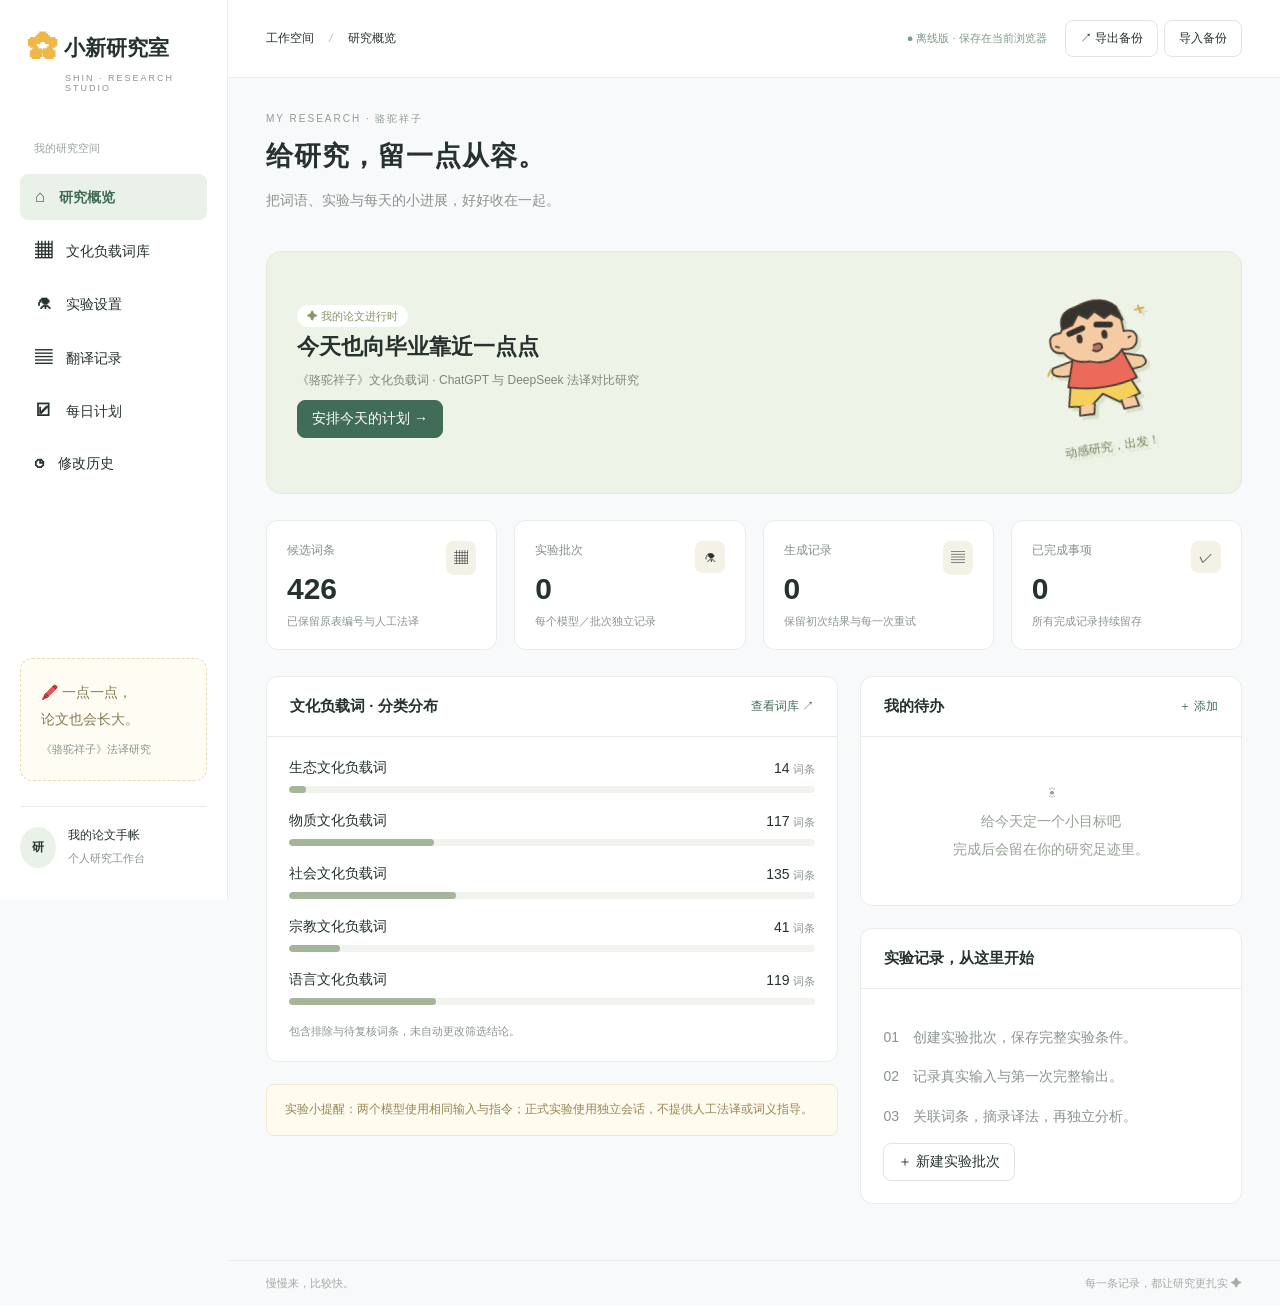
<file: downloads/Research-Studio.html>
<!doctype html><html lang="zh-CN"><meta charset="utf-8"><meta name="viewport" content="width=device-width, initial-scale=1"><title>小新 · 论文研究手帐</title><style>:root{--bg:#f8f9fb;--ink:#273230;--muted:#8b9491;--green:#416d58;--line:#e9ede9}*{box-sizing:border-box}body{margin:0;background:var(--bg);color:var(--ink);font:14px -apple-system,BlinkMacSystemFont,"Segoe UI","Microsoft YaHei",sans-serif}button,.button{font:inherit;cursor:pointer;border:1px solid #e0e6e1;background:white;border-radius:8px;padding:9px 14px;color:var(--ink);display:inline-block}button:hover,.button:hover{background:#edf3ed}.primary{background:var(--green);color:#fff;border-color:var(--green)}.primary:hover{background:#315642}aside{width:228px;position:fixed;inset:0 auto 0 0;background:#fff;border-right:1px solid var(--line);padding:32px 20px;display:flex;flex-direction:column}.brand{font-size:21px;font-weight:750;padding:0 8px}.logo{color:#efb747;font-size:30px;vertical-align:middle}small{display:block;color:var(--muted);font-size:11px;font-weight:400;margin-top:7px}.brand small{font-size:9px;letter-spacing:2px;margin-left:37px}.nav-label{font-size:11px;color:#9aa39f;margin:48px 14px 12px}nav button{display:block;width:100%;text-align:left;border:0;margin:6px 0;padding:13px 15px;background:transparent}nav button.active{background:#eaf1e9;color:#3e6d51;font-weight:600}nav b{margin-right:14px;font-size:17px}.side-note{margin-top:auto;border:1px dashed #e8dcb4;background:#fffdf3;border-radius:12px;padding:20px;line-height:1.9;color:#887b54}.profile{display:flex;gap:12px;margin-top:25px;padding-top:20px;border-top:1px solid var(--line);font-size:12px}.profile>b{padding:12px;background:#eaf1e9;border-radius:50%}main{margin-left:228px}header{height:78px;background:#fff;border-bottom:1px solid var(--line);display:flex;align-items:center;justify-content:space-between;padding:0 38px;font-size:12px}header i{color:#bbc2bf;margin:0 12px}.saved{color:#7e9b88;font-size:11px;margin-right:18px}header button{margin-right:6px}#content{padding:34px 38px;min-height:calc(100vh - 135px)}h1{font-size:27px;letter-spacing:1px;margin:0 0 10px}p{color:#8a938e;line-height:1.8}.eyebrow{color:#8f9d92;font-size:10px;letter-spacing:2px;margin-bottom:12px}.heading{display:flex;justify-content:space-between;align-items:center;margin-bottom:24px}.hero{background:#eef3e8;border:1px solid #e2ead8;border-radius:15px;padding:27px 30px;display:flex;align-items:center;justify-content:space-between;margin-bottom:26px;position:relative;overflow:hidden}.hero h2{font-size:22px;margin:8px 0}.hero p{font-size:12px;margin:8px 0;color:#7b8974}.sticker{font-size:58px;transform:rotate(-9deg);padding:10px 45px;text-align:center;filter:drop-shadow(3px 4px 0 #d8e1c9)}.sticker small{font-size:12px;color:#78825f}.stats{display:grid;grid-template-columns:repeat(4,1fr);gap:17px;margin-bottom:26px}.stat{background:#fff;border:1px solid var(--line);border-radius:12px;padding:20px}.stat label{color:#859089;font-size:12px}.stat strong{display:block;font-size:30px;font-weight:600;margin:13px 0 8px}.stat small{font-size:11px}.dot{float:right;background:#f4f1e6;padding:8px;border-radius:8px}.columns{display:grid;grid-template-columns:1.5fr 1fr;gap:22px}.card{background:#fff;border:1px solid var(--line);border-radius:12px;overflow:hidden;margin-bottom:22px}.card-title{display:flex;align-items:center;justify-content:space-between;padding:20px 23px;border-bottom:1px solid var(--line)}.card-title h3{margin:0;font-size:15px}.card-title a{cursor:pointer;font-size:12px;color:var(--green)}.card-body{padding:22px}.tag{display:inline-block;border-radius:5px;background:#edf2e9;color:#62815e;padding:4px 8px;font-size:11px;white-space:nowrap}.tag.gold{background:#fbf4df;color:#a38c44}.bar{height:7px;background:#f1f3ef;border-radius:8px;overflow:hidden;margin:9px 0 19px}.bar span{display:block;background:#a5b59a;height:100%;border-radius:8px}.flex{display:flex;justify-content:space-between;align-items:center}.toolbar{display:flex;gap:10px;padding:17px 20px;border-bottom:1px solid var(--line);flex-wrap:wrap}input,select,textarea{font:inherit;border:1px solid #dfe5df;border-radius:7px;padding:10px;background:#fff;color:var(--ink)}.toolbar input{min-width:260px}table{width:100%;border-collapse:collapse;text-align:left;white-space:nowrap;font-size:12px}th{background:#fafbf9;color:#8b958e;font-weight:500;padding:14px 18px;border-bottom:1px solid var(--line)}td{padding:17px 18px;border-bottom:1px solid #f0f2ee;max-width:250px;overflow:hidden;text-overflow:ellipsis}td button{font-size:11px;padding:5px 9px}tbody tr:hover{background:#fcfdf9}.scroll{overflow:auto}.table-bottom{padding:17px 20px;color:#9aa29d;font-size:11px;display:flex;justify-content:space-between}.empty{text-align:center;padding:42px 25px;color:#96a095;line-height:2}.note{background:#fffbef;color:#978553;border:1px solid #f3eaca;padding:14px 18px;font-size:12px;border-radius:8px;margin-bottom:20px;line-height:1.8}.task{padding:17px 22px;display:flex;gap:13px;align-items:center;border-bottom:1px solid var(--line)}.task input{accent-color:var(--green);width:17px;height:17px}.task.done .task-name{text-decoration:line-through;color:#9da69e}.task small{line-height:1.7}.task button{margin-left:auto}.task-form{display:flex;gap:10px;margin-bottom:20px}.task-form input:first-child{flex:1}footer{font-size:11px;color:#a4ada6;padding:15px 38px;border-top:1px solid var(--line)}footer span{float:right}dialog{width:780px;max-width:94vw;border:1px solid #e1e8df;border-radius:16px;padding:0;box-shadow:0 20px 100px #172b2430}dialog::backdrop{background:#18282066}.modal-top,.modal-bottom{padding:18px 24px;display:flex;align-items:center;gap:10px;border-bottom:1px solid var(--line)}.modal-top{justify-content:space-between}.modal-top h2{font-size:19px}.modal-bottom{position:sticky;bottom:0;background:#fff;border-top:1px solid var(--line)}.modal-bottom span{margin-right:auto;color:#8d998f;font-size:11px}#fields{padding:20px 24px;display:grid;grid-template-columns:1fr 1fr;gap:18px;max-height:65vh;overflow:auto}#fields label{font-size:12px;color:#718073;display:block}#fields input,#fields select,#fields textarea{display:block;width:100%;margin-top:7px}#fields .wide{grid-column:1/-1}textarea{min-height:95px;line-height:1.7}select[multiple]{height:160px}#toast{position:fixed;bottom:30px;left:50%;background:#315641;color:white;padding:12px 22px;border-radius:9px;display:none}.history{padding:18px;border-bottom:1px solid var(--line)}pre{white-space:pre-wrap;overflow-wrap:anywhere;font-size:12px}.intro-badge{font-size:11px;background:white;border-radius:20px;padding:5px 10px;color:#88956b}@media(max-width:900px){aside{width:175px;padding:24px 12px}main{margin-left:175px}#content{padding:25px 20px}header{padding:0 20px}.saved{display:none}.stats{grid-template-columns:1fr 1fr}.columns{grid-template-columns:1fr}.sticker{padding:10px}.task-form{flex-wrap:wrap}}@media(max-width:600px){aside{position:static;width:auto;padding:12px}.brand small,.nav-label,.side-note,.profile{display:none}nav{display:flex;overflow:auto}nav button{white-space:nowrap;padding:8px;font-size:11px}nav b{margin-right:4px}main{margin:0}header{height:auto;padding:12px;gap:10px;flex-wrap:wrap}.heading{align-items:flex-start;gap:8px}h1{font-size:22px}.sticker{font-size:40px}#fields{grid-template-columns:1fr}.stats{gap:10px}.stat{padding:14px}.hero{padding:20px}footer span{float:none;display:block;margin-top:8px}}
</style><body><aside><div class="brand"><span class="logo">✿</span> 小新研究室<small>SHIN · RESEARCH STUDIO</small></div><div class="nav-label">我的研究空间</div><nav id="nav"></nav><div class="side-note">🖍️ 一点一点，<br>论文也会长大。<small>《骆驼祥子》法译研究</small></div><div class="profile"><b>研</b><span>我的论文手帐<small>个人研究工作台</small></span></div></aside><main><header><span>工作空间 <i>/</i> <span id="crumb"></span></span><div><span class="saved">● 离线版 · 保存在当前浏览器</span><button onclick="backup()">↗ 导出备份</button><label class="button">导入备份<input type="file" accept=".json" hidden onchange="restore(this)"></label></div></header><div id="content"></div><footer>慢慢来，比较快。 <span>每一条记录，都让研究更扎实 ✦</span></footer></main><dialog id="dialog"><form id="form"><div class="modal-top"><h2 id="modal-title"></h2><button type="button" onclick="dialog.close()">✕</button></div><div id="fields"></div><div class="modal-bottom"><span>修改会保留旧版本</span><button type="button" onclick="dialog.close()">取消</button><button class="primary">保存记录</button></div></form></dialog><div id="toast"></div><script>
const STORAGE_KEY='shin-research-offline-v1';
let offlineData;
try { const old=localStorage.getItem(STORAGE_KEY);offlineData=old?JSON.parse(old):{"terms": [{"id": "CSI-001", "category": "生态文化负载词", "word": "西山", "reason": "北京西郊山地的地方称谓，联系进香和运输路线；普通地名是否纳入需复核。", "human": "la colline de l’Ouest", "chatgpt": "", "deepseek": "", "subtype": "地方山地", "status": "排除", "chapter": "1", "chapters": "1、2、4、5、11、16、23、24", "context": "…环境与知识的特异，又使一部分车夫另成派别。生于西苑海甸的自然以走西山，燕京，清华，较比方便；同样，在安定门外的走清河，北苑；在永定门外的走南苑……这是跑长趟的…", "french": "Ceux qui habitent près du quartier de Si-yuan, à l’ouest, ou de Hai-tian, s’arrangent naturellement pour faire les courses jusqu’à la colline de l’Ouest, à Yan-king ou à Ts’ing-houa.", "position": "第1章·第6段", "hits": "9", "alignment": "按本行首次中文语境摘录；词项随上下文可能调整词形。", "source": "Le Pousse-pousse，法文第1章·第6段（EPUB正文段序，非页码）"}, {"id": "CSI-002", "category": "生态文化负载词", "word": "玉泉山", "reason": "北京地方山水专名，兼具历史游览背景；仅作路线指称时文化负载较弱。", "human": "la colline de Yu-K’iuan", "chatgpt": "", "deepseek": "", "subtype": "地方山水", "status": "排除", "chapter": "1", "chapters": "1", "context": "…如东交民巷的车夫的气儿长，这些专拉洋买卖的讲究一气儿由交民巷拉到玉泉山，颐和园或西山。气长也还算小事，一般车夫万不能争这项生意的原因，大半还是因为这些吃洋饭的有…", "french": "Ceux-là se font un honneur de conduire d’une seule traite les clients étrangers de Tong-kiao-min-hiang à la colline de Yu-K’iuan, au jardin Yi-ho ou même à la colline de l’Ouest.", "position": "第1章·第6段", "hits": "1", "alignment": "按本行首次中文语境摘录；词项随上下文可能调整词形。", "source": "Le Pousse-pousse，法文第1章·第6段（EPUB正文段序，非页码）"}, {"id": "CSI-003", "category": "生态文化负载词", "word": "万寿山", "reason": "园林山体专名，与北京历史游览空间有关；须区分山体与园林文化。", "human": "Wancheou-chan", "chatgpt": "", "deepseek": "", "subtype": "地方山水", "status": "排除", "chapter": "1", "chapters": "1", "context": "…洋饭的有点与众不同的知识，他们会说外国话。英国兵，法国兵，所说的万寿山，雍和宫，“八大胡同”，他们都晓得。他们自己有一套外国话，不传授给别人。他们的跑法也特别，…", "french": "D’autre part, ils sont les seuls à comprendre la prononciation affreuse des soldats anglais ou français, lorsqu’ils mâchonnent des noms de lieux comme Wancheou-chan, Yong-ho-kong, Pa-ta-hou-t’ong, etc.", "position": "第1章·第6段", "hits": "1", "alignment": "按本行首次中文语境摘录；词项随上下文可能调整词形。", "source": "Le Pousse-pousse，法文第1章·第6段（EPUB正文段序，非页码）"}, {"id": "CSI-004", "category": "生态文化负载词", "word": "春麦", "reason": "联系北方农时、粮荒和战争叙述，单独词义未必文化特有。", "human": "les blés qui poussaient", "chatgpt": "", "deepseek": "", "subtype": "农事环境", "status": "待复核", "chapter": "2", "chapters": "2、17", "context": "战争的消息与谣言几乎每年随着春麦一块儿往起长，麦穗与刺刀可以算作北方人的希望与忧惧的象征。祥子的新车刚交半岁的时候，正是麦…", "french": "Chaque année, au printemps, les nouvelles du conflit provoqué par les Seigneurs de Guerre de tout acabit se répandaient comme les blés qui poussaient.", "position": "第2章·第6段", "hits": "2", "alignment": "按本行首次中文语境摘录；词项随上下文可能调整词形。", "source": "Le Pousse-pousse，法文第2章·第6段（EPUB正文段序，非页码）"}, {"id": "CSI-005", "category": "生态文化负载词", "word": "金顶山", "reason": "小说逃亡路线中的山地专名；是否具有超出地理定位的文化信息需复核。", "human": "Tsin-ting-chan", "chatgpt": "", "deepseek": "", "subtype": "地方山地", "status": "初步纳入", "chapter": "2", "chapters": "2", "context": "…地图；这里是磨石口——老天爷，这必须是磨石口！——他往东北拐，过金顶山，礼王坟，就是八大处；从四平台往东奔杏子口，就到了南辛庄。为是有些遮隐，他顶好还顺着山走，…", "french": "Il voyait clairement son itinéraire : de là, il allait tourner vers le nord-est, traverser Tsin-ting-chan, Li-wang-fen, et il se retrouverait à Pa-ta-tch’ou.", "position": "第2章·第23段", "hits": "1", "alignment": "按本行首次中文语境摘录；词项随上下文可能调整词形。", "source": "Le Pousse-pousse，法文第2章·第39段（EPUB正文段序，非页码）"}, {"id": "CSI-006", "category": "生态文化负载词", "word": "南河滩", "reason": "地方地形专名，指示京西逃亡路线；仅具定位作用时可排除。", "human": "Nan-ho-t’an", "chatgpt": "", "deepseek": "", "subtype": "地方地貌", "status": "排除", "chapter": "2", "chapters": "2", "context": "…是有些遮隐，他顶好还顺着山走，从北辛庄，往北，过魏家村；往北，过南河滩；再往北，到红山头，杰王府；静宜园了！找到静宜园，闭着眼他也可以摸到海甸去！他的心要跳出来…", "french": "Puis, de Peihing-tchouang, il se dirigerait vers le nord, passerait par Wei-tsia-ts’ouen et, toujours vers le nord, traverserait Nan-ho-t’an, Hang-chang-t’eou, Tsie-wang-fou, et parviendrait enfin au jardin Tsing-yi.", "position": "第2章·第23段", "hits": "1", "alignment": "按本行首次中文语境摘录；词项随上下文可能调整词形。", "source": "Le Pousse-pousse，法文第2章·第39段（EPUB正文段序，非页码）"}, {"id": "CSI-007", "category": "生态文化负载词", "word": "西口", "reason": "关口及其外部交通地域的称呼，需联系原文骆驼运输语境辨义。", "human": "Si-k’eou", "chatgpt": "", "deepseek": "", "subtype": "地域概念", "status": "初步纳入", "chapter": "3", "chapters": "3", "context": "“啊！骆驼出西口没什么险啦吧？”", "french": "— Tu n’as pas eu de mal à sortir de Si-k’eou ?", "position": "第3章·第26段", "hits": "1", "alignment": "按本行首次中文语境摘录；词项随上下文可能调整词形。", "source": "Le Pousse-pousse，法文第3章·第39段（EPUB正文段序，非页码）"}, {"id": "CSI-008", "category": "生态文化负载词", "word": "口外", "reason": "旧时以关口内外划分地域，涉及北方放牧与骆驼贸易的空间观念。", "human": "au-delà de Si-k’eou", "chatgpt": "", "deepseek": "", "subtype": "地域概念", "status": "初步纳入", "chapter": "3", "chapters": "3", "context": "…呆的看着那四匹牲口。待了半天：“前几天本想和街坊搭伙，把它们送到口外去放青。东也闹兵，西也闹兵，谁敢走啊！在家里拉夏吧，看着就焦心，看着就焦心，瞧这些苍蝇！赶…", "french": "— Vois-tu, pas plus tard qu’avant-hier, j’ai voulu réunir quelques hommes pour emmener ces bêtes paître au-delà de Si-k’eou.", "position": "第3章·第31段", "hits": "2", "alignment": "按本行首次中文语境摘录；词项随上下文可能调整词形。", "source": "Le Pousse-pousse，法文第3章·第48段（EPUB正文段序，非页码）"}, {"id": "CSI-009", "category": "生态文化负载词", "word": "天河", "reason": "银河的传统称谓，带有汉语天象命名色彩；本处未明示神话，宜复核。", "human": "〔本处未见独立对应〕", "chatgpt": "", "deepseek": "", "subtype": "传统天象称谓", "status": "排除", "chapter": "6", "chapters": "6", "context": "初秋的夜晚，星光叶影里阵阵的小风，祥子抬起头，看着高远的天河，叹了口气。这么凉爽的天，他的胸脯又是那么宽，可是他觉到空气仿佛不够，胸中非常憋闷。他想坐…", "french": "〔词／句级对应未确立，见“对齐说明”〕", "position": "第6章·第1段", "hits": "1", "alignment": "本章开头夜空、天河描写未见对应句。 未见对应不等于译者省译定论，需结合中文底本版本另考。", "source": "法文第6章；本处未确立对应"}, {"id": "CSI-010", "category": "生态文化负载词", "word": "三海", "reason": "北京特定湖泊群的合称，不宜逐字理解为三个海洋。", "human": "San-hai", "chatgpt": "", "deepseek": "", "subtype": "地方水域", "status": "初步纳入", "chapter": "9", "chapters": "9", "context": "…得微茫；白塔却高耸到云间，傻白傻白的把一切都带得冷寂萧索，整个的三海在人工的雕琢中显出北地的荒寒。到了桥头上，两面冰上的冷气使祥子哆嗦了一下，他不愿再走。平日…", "french": "Tout ce quartier de San-hai, endormi et comme écrasé par la splendeur du passé, symbolisait la solitude du Nord.", "position": "第9章·第33段", "hits": "1", "alignment": "按本行首次中文语境摘录；词项随上下文可能调整词形。", "source": "Le Pousse-pousse，法文第9章·第49段（EPUB正文段序，非页码）"}, {"id": "CSI-011", "category": "生态文化负载词", "word": "立秋", "reason": "二十四节气名称，兼具季候划分与中国传统历法信息。", "human": "Aux environs du premier jour d’automne", "chatgpt": "", "deepseek": "", "subtype": "节气", "status": "初步纳入", "chapter": "20", "chapters": "20", "context": "快到立秋，他又拉上了包月。这回，比以前所混过的宅门里的事都轻闲；要不是这样，他就不会应下这个事来。…", "french": "Aux environs du premier jour d’automne, il trouva un emploi chez un particulier.", "position": "第20章·第45段", "hits": "1", "alignment": "按本行首次中文语境摘录；词项随上下文可能调整词形。", "source": "Le Pousse-pousse，法文第20章·第61段（EPUB正文段序，非页码）"}, {"id": "CSI-012", "category": "生态文化负载词", "word": "积水滩", "reason": "北京地方水域名称，兼有城市历史空间信息，是否纳入取决于语境。", "human": "〔本处未见独立对应〕", "chatgpt": "", "deepseek": "", "subtype": "地方水域", "status": "初步纳入", "chapter": "24", "chapters": "24", "context": "…漂亮的摆出去，而且显明的露出身上的曲线。好清静的人们也有了去处，积水滩前，万寿寺外，东郊的窑坑，西郊的白石桥，都可以垂钓，小鱼时时碰得嫩苇微微的动。钓完鱼，野茶…", "french": "〔词／句级对应未确立，见“对齐说明”〕", "position": "第24章·第4段", "hits": "2", "alignment": "首次出现处的游览、垂钓段落在所供法文版本中未见对应。 未见对应不等于译者省译定论，需结合中文底本版本另考。", "source": "法文第24章；本处未确立对应"}, {"id": "CSI-013", "category": "物质文化负载词", "word": "洋车", "reason": "旧北京人力车的历史称谓，承载城市交通与车夫劳动生活背景。", "human": "pousse-pousse", "chatgpt": "", "deepseek": "", "subtype": "交通器物", "status": "初步纳入", "chapter": "1", "chapters": "1、2、3、4、8、9、11、15、22、24", "context": "北平的洋车夫有许多派：年轻力壮，腿脚灵利的，讲究赁漂亮的车，拉“整天儿”，爱什么时候出车与收车都有自…", "french": "Commençons donc par présenter Siang-tse le tireur de pousse-pousse, et nous évoquerons, en passant, son aventure avec les chameaux qui lui valurent ce surnom.", "position": "第1章·第2段", "hits": "27", "alignment": "按本行首次中文语境摘录；词项随上下文可能调整词形。", "source": "Le Pousse-pousse，法文第1章·第1段（EPUB正文段序，非页码）"}, {"id": "CSI-014", "category": "物质文化负载词", "word": "窝窝头", "reason": "传统粗粮蒸食，关联底层车夫的日常饮食。", "human": "〔本处未见独立对应〕", "chatgpt": "", "deepseek": "", "subtype": "地方饮食", "status": "初步纳入", "chapter": "1", "chapters": "1、6、16", "context": "…，上了这条到死亡之路。这些人，生命最鲜壮的时期已经卖掉，现在再把窝窝头变成的血汗滴在马路上。没有力气，没有经验，没有朋友，就是在同行的当中也得不到好气儿。他们拉…", "french": "〔词／句级对应未确立，见“对齐说明”〕", "position": "第1章·第5段", "hits": "4", "alignment": "本处相关“窝窝头变成的血汗”细节未见独立对应。 未见对应不等于译者省译定论，需结合中文底本版本另考。", "source": "法文第1章；本处未确立对应"}, {"id": "CSI-015", "category": "物质文化负载词", "word": "号坎", "reason": "车夫穿着的编号坎肩，与职业识别及管理相关。", "human": "blouse", "chatgpt": "", "deepseek": "", "subtype": "行业服饰", "status": "初步纳入", "chapter": "1", "chapters": "1", "context": "…儿走，带出与世无争，而自有专长的神气。因为拉着洋人，他们可以不穿号坎，而一律的是长袖小白褂，白的或黑的裤子，裤筒特别肥，脚腕上系着细带；脚上是宽双脸千层底青布…", "french": "Ils ne portent pas de blouse comme les autres, mais une veste blanche à manches longues et un pantalon blanc ou noir.", "position": "第1章·第6段", "hits": "1", "alignment": "编号细节未明示。", "source": "Le Pousse-pousse，法文第1章·第6段（EPUB正文段序，非页码）"}, {"id": "CSI-016", "category": "物质文化负载词", "word": "长袖小白褂", "reason": "旧式白色短上衣，原文用于表现特定车夫群体的穿戴。", "human": "une veste blanche à manches longues", "chatgpt": "", "deepseek": "", "subtype": "传统服饰", "status": "初步纳入", "chapter": "1", "chapters": "1", "context": "…争，而自有专长的神气。因为拉着洋人，他们可以不穿号坎，而一律的是长袖小白褂，白的或黑的裤子，裤筒特别肥，脚腕上系着细带；脚上是宽双脸千层底青布鞋；干净，利落，神气。…", "french": "Ils ne portent pas de blouse comme les autres, mais une veste blanche à manches longues et un pantalon blanc ou noir.", "position": "第1章·第6段", "hits": "1", "alignment": "按本行首次中文语境摘录；词项随上下文可能调整词形。", "source": "Le Pousse-pousse，法文第1章·第6段（EPUB正文段序，非页码）"}, {"id": "CSI-017", "category": "物质文化负载词", "word": "宽双脸千层底青布鞋", "reason": "包含鞋面样式、布料与多层纳底工艺的复合服饰名称。", "human": "Leurs chaussures de toile à bout carré ont une semelle épaisse bien nattée.", "chatgpt": "", "deepseek": "", "subtype": "传统服饰", "status": "初步纳入", "chapter": "1", "chapters": "1", "context": "…是长袖小白褂，白的或黑的裤子，裤筒特别肥，脚腕上系着细带；脚上是宽双脸千层底青布鞋；干净，利落，神气。一见这样的服装，别的车夫不会再过来争座与赛车，他们似乎是属于另一行业的…", "french": "Leurs chaussures de toile à bout carré ont une semelle épaisse bien nattée.", "position": "第1章·第6段", "hits": "1", "alignment": "译法分布于整句。", "source": "Le Pousse-pousse，法文第1章·第6段（EPUB正文段序，非页码）"}, {"id": "CSI-018", "category": "物质文化负载词", "word": "青布鞋", "reason": "传统布面鞋，颜色与材质共同构成服饰特征。", "human": "chaussures de toile à bout carré", "chatgpt": "", "deepseek": "", "subtype": "传统服饰", "status": "初步纳入", "chapter": "1", "chapters": "1、4", "context": "…，白的或黑的裤子，裤筒特别肥，脚腕上系着细带；脚上是宽双脸千层底青布鞋；干净，利落，神气。一见这样的服装，别的车夫不会再过来争座与赛车，他们似乎是属于另一行业的…", "french": "Leurs chaussures de toile à bout carré ont une semelle épaisse bien nattée.", "position": "第1章·第6段", "hits": "2", "alignment": "本处与复合鞋名合并表达。", "source": "Le Pousse-pousse，法文第1章·第6段（EPUB正文段序，非页码）"}, {"id": "CSI-019", "category": "物质文化负载词", "word": "鸡肠子带儿", "reason": "以鸡肠形状命名的细带，原文用于束住裤脚。", "human": "une mince corde de boyaux de coq tressés", "chatgpt": "", "deepseek": "", "subtype": "传统服饰", "status": "初步纳入", "chapter": "1", "chapters": "1", "context": "…看自己的肩，多么宽，多么威严！杀好了腰，再穿上肥腿的白裤，裤脚用鸡肠子带儿系往，露出那对“出号”的大脚！是的，他无疑的可以成为最出色的车夫；傻子似的他自己笑了。", "french": "La taille bien serrée, il mit un pantalon large en tissu blanc, attaché en bas par une mince corde de boyaux de coq tressés.", "position": "第1章·第10段", "hits": "1", "alignment": "按本行首次中文语境摘录；词项随上下文可能调整词形。", "source": "Le Pousse-pousse，法文第1章·第12段（EPUB正文段序，非页码）"}, {"id": "CSI-020", "category": "物质文化负载词", "word": "雨布大帘", "reason": "旧式人力车防雨配件，需结合车体结构解释。", "human": "capote imperméable", "chatgpt": "", "deepseek": "", "subtype": "交通器物", "status": "初步纳入", "chapter": "1", "chapters": "1", "context": "…从一换车那天，他就打听明白了，像他赁的那辆——弓子软，铜活地道，雨布大帘，双灯，细脖大铜喇叭——值一百出头；若是漆工与铜活含忽一点呢，一百元便可以打住。大概的说吧…", "french": "Il apprit en même temps qu’un pousse comme celui-là – en beau cuivre, avec capote imperméable et deux lampes – coûtait un peu plus de cent yuans.", "position": "第1章·第16段", "hits": "1", "alignment": "按本行首次中文语境摘录；词项随上下文可能调整词形。", "source": "Le Pousse-pousse，法文第1章·第20段（EPUB正文段序，非页码）"}, {"id": "CSI-021", "category": "物质文化负载词", "word": "细脖大铜喇叭", "reason": "旧式车载铜喇叭的形制描述，需核定是否作为文化词条独立研究。", "human": "〔本处未见独立对应〕", "chatgpt": "", "deepseek": "", "subtype": "交通器物", "status": "初步纳入", "chapter": "1", "chapters": "1", "context": "…就打听明白了，像他赁的那辆——弓子软，铜活地道，雨布大帘，双灯，细脖大铜喇叭——值一百出头；若是漆工与铜活含忽一点呢，一百元便可以打住。大概的说吧，他只要有一百块钱，…", "french": "〔词／句级对应未确立，见“对齐说明”〕", "position": "第1章·第16段", "hits": "1", "alignment": "购车规格处未见该细节独立译出；不可用后文另一次喇叭指称替代。 未见对应不等于译者省译定论，需结合中文底本版本另考。", "source": "法文第1章；本处未确立对应"}, {"id": "CSI-022", "category": "物质文化负载词", "word": "水簸箕", "reason": "原文指车上供人坐歇的部位，词形借用传统器物名称，不能按日常簸箕直解。", "human": "le marchepied", "chatgpt": "", "deepseek": "", "subtype": "交通器物", "status": "初步纳入", "chapter": "1", "chapters": "1", "context": "…，因为已经是自己的车了。把车看得似乎暂时可以休息会儿了，他坐在了水簸箕的新脚垫儿上，看着车把上的发亮的黄铜喇叭。他忽然想起来，今年是二十二岁。因为父母死得早，他…", "french": "Après l’avoir longuement admiré, il s’assit sur le marchepied tout propre, les yeux fixés sur le tuyau luisant de l’avertisseur.", "position": "第1章·第20段", "hits": "1", "alignment": "按本行首次中文语境摘录；词项随上下文可能调整词形。", "source": "Le Pousse-pousse，法文第1章·第35段（EPUB正文段序，非页码）"}, {"id": "CSI-023", "category": "物质文化负载词", "word": "热烧饼夹爆羊肉", "reason": "将烧饼与爆羊肉组合的地方吃食，烹制与夹食方式均需传递。", "human": "des galettes farcies de mouton grillé", "chatgpt": "", "deepseek": "", "subtype": "地方饮食", "status": "初步纳入", "chapter": "1", "chapters": "1", "context": "…拉到前门，其次是东安市场。拉到了，他应当在最好的饭摊上吃顿饭，如热烧饼夹爆羊肉之类的东西。吃完，有好买卖呢就再拉一两个；没有呢，就收车；这是生日！", "french": "Une fois là, il se paierait, dans une échoppe, un de ces repas ! – avec des galettes farcies de mouton grillé !", "position": "第1章·第21段", "hits": "1", "alignment": "按本行首次中文语境摘录；词项随上下文可能调整词形。", "source": "Le Pousse-pousse，法文第1章·第36段（EPUB正文段序，非页码）"}, {"id": "CSI-024", "category": "物质文化负载词", "word": "烙饼", "reason": "传统面饼及烙制方式，需避免与甜饼类混淆。", "human": "galettes", "chatgpt": "", "deepseek": "", "subtype": "地方饮食", "status": "初步纳入", "chapter": "2", "chapters": "2、23", "context": "…样的毁坏田地，也不大注意春雨的有无。他只关心他的车，他的车能产生烙饼与一切吃食，它是块万能的田地，很驯顺的随着他走，一块活地，宝地。因为缺雨，因为战争的消息，…", "french": "Pluie ou pas, guerre ou pas, il ne se souciait que de son pousse, qui lui procurait galettes ou autres nourritures.", "position": "第2章·第6段", "hits": "2", "alignment": "按本行首次中文语境摘录；词项随上下文可能调整词形。", "source": "Le Pousse-pousse，法文第2章·第7段（EPUB正文段序，非页码）"}, {"id": "CSI-025", "category": "物质文化负载词", "word": "阴丹士林蓝", "reason": "旧时布料染色名称，带有近代服饰与商品文化背景。", "human": "tissu bleu", "chatgpt": "", "deepseek": "", "subtype": "服饰材料", "status": "初步纳入", "chapter": "2", "chapters": "2", "context": "…的时候已经如此。由这身破军衣，他想起自己原来穿着的白布小褂与那套阴丹士林蓝的夹裤褂；那是多么干净体面！是的，世界上还有许多比阴丹士林蓝更体面的东西，可是祥子知道自己…", "french": "Se voyant dans cet accoutrement, il regrettait amèrement sa petite veste blanche sur son ensemble en tissu bleu – cela faisait si propre et si chic !", "position": "第2章·第18段", "hits": "2", "alignment": "专门染料名简化为蓝色布料。", "source": "Le Pousse-pousse，法文第2章·第32段（EPUB正文段序，非页码）"}, {"id": "CSI-026", "category": "物质文化负载词", "word": "棒子面饼子", "reason": "以玉米面制成的饼食，“棒子面”需按北方粮食称谓理解。", "human": "deux galettes", "chatgpt": "", "deepseek": "", "subtype": "地方饮食", "status": "初步纳入", "chapter": "3", "chapters": "3", "context": "祥子喝了一气凉水，然后拿着三十五块很亮的现洋，两个棒子面饼子，穿着将护到胸际的一件破白小褂，要一步迈到城里去！", "french": "Puis, habillé d’une vieille veste blanche, nanti de deux galettes, et trente-cinq yuans en poche, il repartit à grands pas vers la ville.", "position": "第3章·第49段", "hits": "1", "alignment": "原料信息未明示。", "source": "Le Pousse-pousse，法文第3章·第73段（EPUB正文段序，非页码）"}, {"id": "CSI-027", "category": "物质文化负载词", "word": "棒子面", "reason": "北方口语中的玉米面称谓，关联粗粮饮食。", "human": "deux galettes", "chatgpt": "", "deepseek": "", "subtype": "地方饮食", "status": "初步纳入", "chapter": "3", "chapters": "3、4", "context": "祥子喝了一气凉水，然后拿着三十五块很亮的现洋，两个棒子面饼子，穿着将护到胸际的一件破白小褂，要一步迈到城里去！", "french": "Puis, habillé d’une vieille veste blanche, nanti de deux galettes, et trente-cinq yuans en poche, il repartit à grands pas vers la ville.", "position": "第3章·第49段", "hits": "2", "alignment": "在复合食品名中概括处理，未独立保留玉米面义。", "source": "Le Pousse-pousse，法文第3章·第73段（EPUB正文段序，非页码）"}, {"id": "CSI-028", "category": "物质文化负载词", "word": "本色粗布裤褂", "reason": "未染粗布制成的旧式衣裤，关联劳动者物质生活。", "human": "un ensemble veste et pantalon en tissu grossier", "chatgpt": "", "deepseek": "", "subtype": "传统服饰", "status": "初步纳入", "chapter": "4", "chapters": "4", "context": "打扮好了，一共才花了两块二毛钱。近似搪布的一身本色粗布裤褂一元，青布鞋八毛，线披儿织成的袜子一毛五，还有顶二毛五的草帽。脱下来的破东西换了两包火柴。", "french": "A cet effet, il dépensa deux yuans et demi : un yuan pour un ensemble veste et pantalon en tissu grossier, huit maos pour une paire de chaussures de toile verte, un mao et demi pour une paire de chaussettes, et deux maos et demi pour un chapeau de paille.", "position": "第4章·第5段", "hits": "1", "alignment": "按本行首次中文语境摘录；词项随上下文可能调整词形。", "source": "Le Pousse-pousse，法文第4章·第5段（EPUB正文段序，非页码）"}, {"id": "CSI-029", "category": "物质文化负载词", "word": "线披儿", "reason": "原文用于织袜的地方性材料称谓，具体材质义需词典复核。", "human": "une paire de chaussettes", "chatgpt": "", "deepseek": "", "subtype": "服饰材料", "status": "初步纳入", "chapter": "4", "chapters": "4", "context": "…共才花了两块二毛钱。近似搪布的一身本色粗布裤褂一元，青布鞋八毛，线披儿织成的袜子一毛五，还有顶二毛五的草帽。脱下来的破东西换了两包火柴。", "french": "A cet effet, il dépensa deux yuans et demi : un yuan pour un ensemble veste et pantalon en tissu grossier, huit maos pour une paire de chaussures de toile verte, un mao et demi pour une paire de chaussettes, et deux maos et demi pour un chapeau de paille.", "position": "第4章·第5段", "hits": "1", "alignment": "材料的地方称谓未保留。", "source": "Le Pousse-pousse，法文第4章·第5段（EPUB正文段序，非页码）"}, {"id": "CSI-030", "category": "物质文化负载词", "word": "老豆腐", "reason": "此处为加调料食用的豆腐小吃，不能仅按豆腐老嫩程度判断。", "human": "pâtes de soja", "chatgpt": "", "deepseek": "", "subtype": "地方饮食", "status": "初步纳入", "chapter": "4", "chapters": "4", "context": "…爱的，就是坐着死去，他仿佛也很乐意。歇了老大半天，他到桥头吃了碗老豆腐：醋，酱油，花椒油，韭菜末，被热的雪白的豆腐一烫，发出点顶香美的味儿，香得使祥子要闭住气；…", "french": "Après être resté longtemps assis, il alla près du pont, pour manger un bol de pâtes de soja.", "position": "第4章·第9段", "hits": "3", "alignment": "依照原译抄录，不改为本次新译。", "source": "Le Pousse-pousse，法文第4章·第10段（EPUB正文段序，非页码）"}, {"id": "CSI-031", "category": "物质文化负载词", "word": "花椒油", "reason": "以花椒增香的调味油，需与辣椒油区分。", "human": "d’huile de piment", "chatgpt": "", "deepseek": "", "subtype": "地方饮食", "status": "初步纳入", "chapter": "4", "chapters": "4", "context": "…，他仿佛也很乐意。歇了老大半天，他到桥头吃了碗老豆腐：醋，酱油，花椒油，韭菜末，被热的雪白的豆腐一烫，发出点顶香美的味儿，香得使祥子要闭住气；捧着碗，看着那深绿…", "french": "Ces pâtes tendres et chaudes, assaisonnées de vinaigre, de sauce de soja, d’huile de piment et de persil, dégageaient une odeur exquise.", "position": "第4章·第9段", "hits": "1", "alignment": "译文为辣椒油，与原文花椒油有差异。", "source": "Le Pousse-pousse，法文第4章·第10段（EPUB正文段序，非页码）"}, {"id": "CSI-032", "category": "物质文化负载词", "word": "韭菜末", "reason": "豆腐小吃的配料，是否作为独立文化词条需结合饮食组合判断。", "human": "persil haché", "chatgpt": "", "deepseek": "", "subtype": "地方饮食", "status": "初步纳入", "chapter": "4", "chapters": "4", "context": "…也很乐意。歇了老大半天，他到桥头吃了碗老豆腐：醋，酱油，花椒油，韭菜末，被热的雪白的豆腐一烫，发出点顶香美的味儿，香得使祥子要闭住气；捧着碗，看着那深绿的韭菜末…", "french": "Les yeux fixés sur le persil haché d’un vert tendre, il sentit le bol trembler entre ses mains.", "position": "第4章·第9段", "hits": "2", "alignment": "译文为切碎欧芹，与原文韭菜有差异。", "source": "Le Pousse-pousse，法文第4章·第10段（EPUB正文段序，非页码）"}, {"id": "CSI-033", "category": "物质文化负载词", "word": "汤锅", "reason": "原文以器物代指屠宰加工牲口的场所或经营者。", "human": "un boucher", "chatgpt": "", "deepseek": "", "subtype": "行业器物", "status": "初步纳入", "chapter": "4", "chapters": "4", "context": "“哼，你这个傻小子！”刘四爷听完，摇了摇头。“拉进城来，卖给汤锅，也值十几多块一头；要是冬天驼毛齐全的时候，三匹得卖六十块！”", "french": "Si tu les avais traînés jusqu’en ville, tes chameaux, tu aurais eu plus de dix yuans de chacun, même chez un boucher.", "position": "第4章·第35段", "hits": "2", "alignment": "按本行首次中文语境摘录；词项随上下文可能调整词形。", "source": "Le Pousse-pousse，法文第4章·第50段（EPUB正文段序，非页码）"}, {"id": "CSI-034", "category": "物质文化负载词", "word": "洋火", "reason": "火柴的旧称，带有近代外来商品命名痕迹。", "human": "des allumettes", "chatgpt": "", "deepseek": "", "subtype": "近代日用品", "status": "初步纳入", "chapter": "4", "chapters": "4、7、10", "context": "“没错！”祥子立起来：“睡觉去。送给你老人家一包洋火！”他放在桌子上一包火柴，又楞了楞：“不用对别人说，骆驼的事！”", "french": "Voilà des allumettes pour vous.", "position": "第4章·第49段", "hits": "3", "alignment": "按本行首次中文语境摘录；词项随上下文可能调整词形。", "source": "Le Pousse-pousse，法文第4章·第70段（EPUB正文段序，非页码）"}, {"id": "CSI-035", "category": "物质文化负载词", "word": "铺板", "reason": "底层住居所用的简陋床板，文化特有性应结合居住场景复核。", "human": "une planche posée près d’un des murs", "chatgpt": "", "deepseek": "", "subtype": "居住器物", "status": "初步纳入", "chapter": "5", "chapters": "5、17", "context": "…底下，给屋里一点亮。屋里又潮又臭，地上的土有个铜板厚，靠墙放着份铺板，没有别的东西。他摸了摸床板，知道他要是把头放下，就得把脚蹬在墙上；把脚放平，就得半坐起来…", "french": "La chambre humide et nauséabonde, au sol de terre battue, possédait, en guise de lit, une planche posée près d’un des murs et qui ne faisait même pas la longueur d’un homme.", "position": "第5章·第17段", "hits": "7", "alignment": "按本行首次中文语境摘录；词项随上下文可能调整词形。", "source": "Le Pousse-pousse，法文第5章·第30段（EPUB正文段序，非页码）"}, {"id": "CSI-036", "category": "物质文化负载词", "word": "铺面房", "reason": "临街营业的旧式房屋形制，与车厂前后院布局有关。", "human": "trois pièces", "chatgpt": "", "deepseek": "", "subtype": "传统建筑", "status": "初步纳入", "chapter": "6", "chapters": "6", "context": "…为免得再为这个事思索，他一直走向西安门大街去。人和厂的前脸是三间铺面房，当中的一间作为柜房，只许车夫们进来交账或交涉事情，并不准随便来回打穿堂儿，因为东间与西间…", "french": "La partie antérieure du garage Jen-ho se composait de trois pièces.", "position": "第6章·第3段", "hits": "1", "alignment": "临街店面特征弱化。", "source": "Le Pousse-pousse，法文第6章·第4段（EPUB正文段序，非页码）"}, {"id": "CSI-037", "category": "物质文化负载词", "word": "柜房", "reason": "办理收账和交涉事务的房间，需与普通居室区分。", "human": "guichet", "chatgpt": "", "deepseek": "", "subtype": "传统建筑", "status": "初步纳入", "chapter": "6", "chapters": "6", "context": "…他一直走向西安门大街去。人和厂的前脸是三间铺面房，当中的一间作为柜房，只许车夫们进来交账或交涉事情，并不准随便来回打穿堂儿，因为东间与西间是刘家父女的卧室。西…", "french": "Celle du milieu servait de guichet.", "position": "第6章·第3段", "hits": "2", "alignment": "按本行首次中文语境摘录；词项随上下文可能调整词形。", "source": "Le Pousse-pousse，法文第6章·第4段（EPUB正文段序，非页码）"}, {"id": "CSI-038", "category": "物质文化负载词", "word": "穿堂儿", "reason": "传统院落中可穿行的厅堂或通道，反映旧式建筑格局。", "human": "sans avoir la permission de s’y attarder", "chatgpt": "", "deepseek": "", "subtype": "传统建筑", "status": "初步纳入", "chapter": "6", "chapters": "6", "context": "…中的一间作为柜房，只许车夫们进来交账或交涉事情，并不准随便来回打穿堂儿，因为东间与西间是刘家父女的卧室。西间的旁边有一个车门，两扇绿漆大门，上面弯着一根粗铁条，…", "french": "Les tireurs venaient y payer leur location ou régler d’autres affaires, sans avoir la permission de s’y attarder, car de part et d’autre, se trouvaient les chambres à coucher du patron et de sa fille.", "position": "第6章·第3段", "hits": "1", "alignment": "原译侧重不得逗留，未保留穿堂通行含义。", "source": "Le Pousse-pousse，法文第6章·第4段（EPUB正文段序，非页码）"}, {"id": "CSI-039", "category": "物质文化负载词", "word": "敞脸", "reason": "原文形容存车房的开敞式正面，需按建筑语境辨义。", "human": "des hangars pour les pousses", "chatgpt": "", "deepseek": "", "subtype": "传统建筑", "status": "初步纳入", "chapter": "6", "chapters": "6", "context": "…拐过前脸的西间，才是个四四方方的大院子，中间有棵老槐。东西房全是敞脸的，是存车的所在；南房和南房后面小院里的几间小屋，全是车夫的宿舍。", "french": "Sur les côtés est et ouest il y avait des hangars pour les pousses et, au fond, les dortoirs des tireurs.", "position": "第6章·第3段", "hits": "1", "alignment": "开敞形制未独立明示。", "source": "Le Pousse-pousse，法文第6章·第4段（EPUB正文段序，非页码）"}, {"id": "CSI-040", "category": "物质文化负载词", "word": "胭脂", "reason": "传统面部或唇部化妆用品，关联女性装扮。", "human": "du rouge sur les lèvres", "chatgpt": "", "deepseek": "", "subtype": "传统妆饰", "status": "初步纳入", "chapter": "6", "chapters": "6、15", "context": "…平日白了许多；脸上白了些，就掩去好多她的凶气。嘴唇上的确是抹着点胭脂，使虎妞也带出些媚气；祥子看到这里，觉得非常的奇怪，心中更加慌乱，因为平日没拿她当过女人看…", "french": "Visiblement, elle s’était mis du rouge sur les lèvres, et elle en tirait même un certain charme.", "position": "第6章·第6段", "hits": "2", "alignment": "按本行首次中文语境摘录；词项随上下文可能调整词形。", "source": "Le Pousse-pousse，法文第6章·第8段（EPUB正文段序，非页码）"}, {"id": "CSI-041", "category": "物质文化负载词", "word": "小夹袄", "reason": "旧式双层短上衣，需区分夹衣与棉衣。", "human": "une veste de soie vert tendre", "chatgpt": "", "deepseek": "", "subtype": "传统服饰", "status": "初步纳入", "chapter": "6", "chapters": "6", "context": "…，骤然看到这红唇，心中忽然感到点不好意思。她上身穿着件浅绿的绸子小夹袄，下面一条青洋绉肥腿的单裤。绿袄在电灯下闪出些柔软而微带凄惨的丝光，因为短小，还露出一点点…", "french": "Elle portait une veste de soie vert tendre et un pantalon noir en tissu fin.", "position": "第6章·第6段", "hits": "1", "alignment": "按本行首次中文语境摘录；词项随上下文可能调整词形。", "source": "Le Pousse-pousse，法文第6章·第9段（EPUB正文段序，非页码）"}, {"id": "CSI-042", "category": "物质文化负载词", "word": "青洋绉", "reason": "近代衣料名称，原文用于虎妞单裤的材质描写。", "human": "un pantalon noir en tissu fin", "chatgpt": "", "deepseek": "", "subtype": "服饰材料", "status": "初步纳入", "chapter": "6", "chapters": "6", "context": "…，心中忽然感到点不好意思。她上身穿着件浅绿的绸子小夹袄，下面一条青洋绉肥腿的单裤。绿袄在电灯下闪出些柔软而微带凄惨的丝光，因为短小，还露出一点点白裤腰来，使绿色…", "french": "Elle portait une veste de soie vert tendre et un pantalon noir en tissu fin.", "position": "第6章·第6段", "hits": "1", "alignment": "具体衣料名简化。", "source": "Le Pousse-pousse，法文第6章·第9段（EPUB正文段序，非页码）"}, {"id": "CSI-043", "category": "物质文化负载词", "word": "白磁酒盅", "reason": "传统小型饮酒器具，原文字形为“磁”。", "human": "trois coupes de porcelaine blanche", "chatgpt": "", "deepseek": "", "subtype": "饮食器物", "status": "初步纳入", "chapter": "6", "chapters": "6", "context": "桌上有几个还不甚熟的白梨，皮儿还发青。一把酒壶，三个白磁酒盅。一个头号大盘子，摆着半只酱鸡，和些熏肝酱肚之类的吃食。", "french": "Sur la table, étaient posés quelques poires encore vertes, un pichet de vin, trois coupes de porcelaine blanche et une grande assiette contenant la moitié d’un poulet, du foie fumé, des tripes en sauce, etc.", "position": "第6章·第12段", "hits": "1", "alignment": "按本行首次中文语境摘录；词项随上下文可能调整词形。", "source": "Le Pousse-pousse，法文第6章·第19段（EPUB正文段序，非页码）"}, {"id": "CSI-044", "category": "物质文化负载词", "word": "酱鸡", "reason": "采用酱制方式加工的鸡肉食品。", "human": "la moitié d’un poulet", "chatgpt": "", "deepseek": "", "subtype": "地方饮食", "status": "初步纳入", "chapter": "6", "chapters": "6", "context": "…梨，皮儿还发青。一把酒壶，三个白磁酒盅。一个头号大盘子，摆着半只酱鸡，和些熏肝酱肚之类的吃食。", "french": "Sur la table, étaient posés quelques poires encore vertes, un pichet de vin, trois coupes de porcelaine blanche et une grande assiette contenant la moitié d’un poulet, du foie fumé, des tripes en sauce, etc.", "position": "第6章·第12段", "hits": "1", "alignment": "酱制工艺未明示。", "source": "Le Pousse-pousse，法文第6章·第19段（EPUB正文段序，非页码）"}, {"id": "CSI-045", "category": "物质文化负载词", "word": "熏肝酱肚", "reason": "将熏制与酱制内脏食品合称，承载地方熟食文化。", "human": "du foie fumé, des tripes en sauce", "chatgpt": "", "deepseek": "", "subtype": "地方饮食", "status": "初步纳入", "chapter": "6", "chapters": "6", "context": "…发青。一把酒壶，三个白磁酒盅。一个头号大盘子，摆着半只酱鸡，和些熏肝酱肚之类的吃食。", "french": "Sur la table, étaient posés quelques poires encore vertes, un pichet de vin, trois coupes de porcelaine blanche et une grande assiette contenant la moitié d’un poulet, du foie fumé, des tripes en sauce, etc.", "position": "第6章·第12段", "hits": "1", "alignment": "按本行首次中文语境摘录；词项随上下文可能调整词形。", "source": "Le Pousse-pousse，法文第6章·第19段（EPUB正文段序，非页码）"}, {"id": "CSI-046", "category": "物质文化负载词", "word": "白干酒", "reason": "传统蒸馏白酒的称谓，需避免按白色葡萄酒理解。", "human": "du vin", "chatgpt": "", "deepseek": "", "subtype": "地方饮食", "status": "初步纳入", "chapter": "6", "chapters": "6、10、24", "context": "…才说：“你瞧，我今天吃犒劳，你也吃点！”说着，她给他斟上一杯酒；白干酒的辣味，混合上熏酱肉味，显着特别的浓厚沉重。“喝吧，吃了这个鸡；我已早吃过了，不必让！我刚…", "french": "Elle lui versa du vin dans une coupe ; aussitôt, une odeur épaisse et lourde se répandit dans la pièce, mêlée à celle de la viande.", "position": "第6章·第13段", "hits": "3", "alignment": "具体酒种被泛化。", "source": "Le Pousse-pousse，法文第6章·第21段（EPUB正文段序，非页码）"}, {"id": "CSI-047", "category": "物质文化负载词", "word": "三黄宝蜡", "reason": "原文所列成药名，应保留该版本字形，药名及药用性质需另行考证。", "human": "les cachets", "chatgpt": "", "deepseek": "", "subtype": "传统医药", "status": "初步纳入", "chapter": "8", "chapters": "8", "context": "曹先生把车收拾好，并没扣祥子的工钱。曹太太给他两丸“三黄宝蜡”，他也没吃。他没再提辞工的事。虽然好几天总觉得不大好意思，可是高妈的话得到最后的胜利。过…", "french": "Il ne prit pas les cachets que lui avait donnés Mme Ts’ao.", "position": "第8章·第1段", "hits": "1", "alignment": "药名泛化为药片。", "source": "Le Pousse-pousse，法文第8章·第1段（EPUB正文段序，非页码）"}, {"id": "CSI-048", "category": "物质文化负载词", "word": "储金折子", "reason": "邮政储蓄凭证的旧称，关联现金与存折之间的认知差异。", "human": "〔本处未见独立对应〕", "chatgpt": "", "deepseek": "", "subtype": "近代金融器物", "status": "初步纳入", "chapter": "8", "chapters": "8", "context": "原先在一家姓方的家里，主人全家大小，连仆人，都在邮局有个储金折子。方太太也劝过祥子：“一块钱就可以立折子，你怎么不立一个呢？俗言说得好，常将有日思无日，莫…", "french": "〔词／句级对应未确立，见“对齐说明”〕", "position": "第8章·第9段", "hits": "1", "alignment": "原文方家、邮局储蓄及存折的整段叙述在本章法译中未见对应。 未见对应不等于译者省译定论，需结合中文底本版本另考。", "source": "法文第8章；本处未确立对应"}, {"id": "CSI-049", "category": "物质文化负载词", "word": "瑞蚨祥", "reason": "北京商号专名，原文用于类比邮局字号的可靠性。", "human": "〔本处未见独立对应〕", "chatgpt": "", "deepseek": "", "subtype": "老字号", "status": "初步纳入", "chapter": "8", "chapters": "8", "context": "…卖——他总以为邮局是个到处有分号的买卖，大概字号还很老，至少也和瑞蚨祥，鸿记差不多——有关系，所以才这样热心给拉生意。即使事实不是这样，现钱在手里到底比在小折子…", "french": "〔词／句级对应未确立，见“对齐说明”〕", "position": "第8章·第10段", "hits": "1", "alignment": "随邮局储蓄相关叙述删节。 未见对应不等于译者省译定论，需结合中文底本版本另考。", "source": "法文第8章；本处未确立对应"}, {"id": "CSI-050", "category": "物质文化负载词", "word": "鸿记", "reason": "原文与瑞蚨祥并举的商号名，具体商号身份需进一步考证。", "human": "〔本处未见独立对应〕", "chatgpt": "", "deepseek": "", "subtype": "老字号", "status": "排除", "chapter": "8", "chapters": "8", "context": "…总以为邮局是个到处有分号的买卖，大概字号还很老，至少也和瑞蚨祥，鸿记差不多——有关系，所以才这样热心给拉生意。即使事实不是这样，现钱在手里到底比在小折子上强，…", "french": "〔词／句级对应未确立，见“对齐说明”〕", "position": "第8章·第10段", "hits": "1", "alignment": "随邮局储蓄相关叙述删节。 未见对应不等于译者省译定论，需结合中文底本版本另考。", "source": "法文第8章；本处未确立对应"}, {"id": "CSI-051", "category": "物质文化负载词", "word": "糖炒栗子", "reason": "传统炒制栗子小吃，关联冬季街头食品消费。", "human": "des marrons", "chatgpt": "", "deepseek": "", "subtype": "地方饮食", "status": "初步纳入", "chapter": "8", "chapters": "8", "context": "已经是初冬天气，晚上胡同里叫卖糖炒栗子，落花生之外，加上了低悲的“夜壶呕”。夜壶挑子上带着瓦的闷葫芦罐儿，祥子买了个大号的。头一…", "french": "Le soir, dans les ruelles, en même temps que les cris des marchands ambulants qui vendaient des marrons ou des cacahuètes grillés, s’élevait le chant plaintif des marchands d’ustensiles en terre cuite.", "position": "第8章·第18段", "hits": "1", "alignment": "糖炒工艺未独立保留。", "source": "Le Pousse-pousse，法文第8章·第13段（EPUB正文段序，非页码）"}, {"id": "CSI-052", "category": "物质文化负载词", "word": "落花生", "reason": "花生的传统称谓，单独是否文化特有需复核。", "human": "des cacahuètes grillés", "chatgpt": "", "deepseek": "", "subtype": "地方饮食", "status": "初步纳入", "chapter": "8", "chapters": "8、9、17", "context": "已经是初冬天气，晚上胡同里叫卖糖炒栗子，落花生之外，加上了低悲的“夜壶呕”。夜壶挑子上带着瓦的闷葫芦罐儿，祥子买了个大号的。头一号买卖，…", "french": "Le soir, dans les ruelles, en même temps que les cris des marchands ambulants qui vendaient des marrons ou des cacahuètes grillés, s’élevait le chant plaintif des marchands d’ustensiles en terre cuite.", "position": "第8章·第18段", "hits": "3", "alignment": "按本行首次中文语境摘录；词项随上下文可能调整词形。", "source": "Le Pousse-pousse，法文第8章·第13段（EPUB正文段序，非页码）"}, {"id": "CSI-053", "category": "物质文化负载词", "word": "夜壶", "reason": "传统便溺器物，需区分实物指称与相似造型的储钱器。", "human": "un petit pot vert", "chatgpt": "", "deepseek": "", "subtype": "生活器物", "status": "初步纳入", "chapter": "8", "chapters": "8、12", "context": "…经是初冬天气，晚上胡同里叫卖糖炒栗子，落花生之外，加上了低悲的“夜壶呕”。夜壶挑子上带着瓦的闷葫芦罐儿，祥子买了个大号的。头一号买卖，卖夜壶的找不开钱，祥子心…", "french": "Siang-tse eut alors l’idée de choisir un petit pot vert qui, avec sa minuscule bouche tordue, lui sembla très joli.", "position": "第8章·第18段", "hits": "6", "alignment": "具体器物用途弱化。", "source": "Le Pousse-pousse，法文第8章·第13段（EPUB正文段序，非页码）"}, {"id": "CSI-054", "category": "物质文化负载词", "word": "闷葫芦", "reason": "本书部分语境指封闭式存钱器，另有喻指不开窍者的用法，须分语境。", "human": "un pot en forme de calebasse", "chatgpt": "", "deepseek": "", "subtype": "储钱器物", "status": "初步纳入", "chapter": "8", "chapters": "8、9、11", "context": "…糖炒栗子，落花生之外，加上了低悲的“夜壶呕”。夜壶挑子上带着瓦的闷葫芦罐儿，祥子买了个大号的。头一号买卖，卖夜壶的找不开钱，祥子心中一活便，看那个顶小的小绿夜壶…", "french": "Un jour, Siang-tse repéra, à l’éventaire d’un marchand, un pot en forme de calebasse.", "position": "第8章·第18段", "hits": "4", "alignment": "按本行首次中文语境摘录；词项随上下文可能调整词形。", "source": "Le Pousse-pousse，法文第8章·第13段（EPUB正文段序，非页码）"}, {"id": "CSI-055", "category": "物质文化负载词", "word": "闷葫芦罐儿", "reason": "原文指瓦制储钱器，兼有葫芦形制及密闭难开的命名信息。", "human": "un pot en forme de calebasse", "chatgpt": "", "deepseek": "", "subtype": "储钱器物称谓", "status": "初步纳入", "chapter": "8", "chapters": "8、9、11", "context": "…糖炒栗子，落花生之外，加上了低悲的“夜壶呕”。夜壶挑子上带着瓦的闷葫芦罐儿，祥子买了个大号的。头一号买卖，卖夜壶的找不开钱，祥子心中一活便，看那个顶小的小绿夜壶非常…", "french": "Un jour, Siang-tse repéra, à l’éventaire d’un marchand, un pot en forme de calebasse.", "position": "第8章·第18段", "hits": "4", "alignment": "按本行首次中文语境摘录；词项随上下文可能调整词形。", "source": "Le Pousse-pousse，法文第8章·第13段（EPUB正文段序，非页码）"}, {"id": "CSI-056", "category": "物质文化负载词", "word": "卷儿大饼", "reason": "卷起食用的传统面饼，体现劳动者便食场景。", "human": "leur crêpe roulée", "chatgpt": "", "deepseek": "", "subtype": "地方饮食", "status": "初步纳入", "chapter": "10", "chapters": "10", "context": "…，而后慢慢的喝，喝完一口，上面咂着嘴，下面很响的放凉气。有的攥着卷儿大饼，一口咬下半截，把脖子撑得又粗又红。有的绷着脸，普遍的向大家抱怨，他怎么由一清早到如今，还…", "french": "D’autres encore mordaient avidement dans leur crêpe roulée qui formait une grosse boule protubérante dans leur gorge.", "position": "第10章·第8段", "hits": "1", "alignment": "按本行首次中文语境摘录；词项随上下文可能调整词形。", "source": "Le Pousse-pousse，法文第10章·第8段（EPUB正文段序，非页码）"}, {"id": "CSI-057", "category": "物质文化负载词", "word": "耳朵帽", "reason": "带护耳结构的帽子，关联北方冬季御寒生活。", "human": "son bonnet", "chatgpt": "", "deepseek": "", "subtype": "传统服饰", "status": "初步纳入", "chapter": "10", "chapters": "10", "context": "…木纹，一只唏哩哗啷响的破灯，车棚子的支棍儿用麻绳儿捆着。小马儿在耳朵帽里找出根洋火，在鞋底儿上划着，用两只小黑手捧着，点着了灯。老者往手心上吐了口唾沫，哎了一声…", "french": "Petit-Cheval tira de son bonnet une allumette qu’il frotta contre son talon.", "position": "第10章·第45段", "hits": "1", "alignment": "按本行首次中文语境摘录；词项随上下文可能调整词形。", "source": "Le Pousse-pousse，法文第10章·第47段（EPUB正文段序，非页码）"}, {"id": "CSI-058", "category": "物质文化负载词", "word": "双响", "reason": "传统爆竹种类，需传递两次爆响的特点。", "human": "〔本处未见独立对应〕", "chatgpt": "", "deepseek": "", "subtype": "节庆器物", "status": "初步纳入", "chapter": "11", "chapters": "11", "context": "…一带没有什么铺户，可是远处的炮声还继续不断，时时的在黑空中射起个双响或五鬼闹判儿。火花散落，空中越发显着黑，黑得几乎可怕。他听着炮声，看见空中的火花与黑暗，他…", "french": "〔词／句级对应未确立，见“对齐说明”〕", "position": "第11章·第6段", "hits": "1", "alignment": "具体爆竹品种在相应雪景段落中未独立译出。 未见对应不等于译者省译定论，需结合中文底本版本另考。", "source": "法文第11章；本处未确立对应"}, {"id": "CSI-059", "category": "物质文化负载词", "word": "五鬼闹判儿", "reason": "带鬼判意象的花炮名称，语境中首先指烟火而非真实鬼神。", "human": "〔本处未见独立对应〕", "chatgpt": "", "deepseek": "", "subtype": "节庆器物", "status": "初步纳入", "chapter": "11", "chapters": "11", "context": "…有什么铺户，可是远处的炮声还继续不断，时时的在黑空中射起个双响或五鬼闹判儿。火花散落，空中越发显着黑，黑得几乎可怕。他听着炮声，看见空中的火花与黑暗，他想立刻到家。…", "french": "〔词／句级对应未确立，见“对齐说明”〕", "position": "第11章·第6段", "hits": "1", "alignment": "具体烟火品种在相应雪景段落中未独立译出。 未见对应不等于译者省译定论，需结合中文底本版本另考。", "source": "法文第11章；本处未确立对应"}, {"id": "CSI-060", "category": "物质文化负载词", "word": "别墅牌", "reason": "香烟品牌名，需与车夫口中的“别野”误读配合分析。", "human": "〔本处未见独立对应〕", "chatgpt": "", "deepseek": "", "subtype": "近代商品", "status": "初步纳入", "chapter": "12", "chapters": "12", "context": "…又钻到被窝中去，指着破皮袄说：“祥子抽烟吧，兜儿里有，别野的。”别墅牌的烟自从一出世就被车夫们改为“别野”的。", "french": "〔词／句级对应未确立，见“对齐说明”〕", "position": "第12章·第28段", "hits": "1", "alignment": "原译仅说有烟，品牌及误读说明均未见独立对应。 未见对应不等于译者省译定论，需结合中文底本版本另考。", "source": "法文第12章；本处未确立对应"}, {"id": "CSI-061", "category": "物质文化负载词", "word": "褡包", "reason": "束系或携物的长带式用品，原文用于束住皮袄。", "human": "〔本处未见独立对应〕", "chatgpt": "", "deepseek": "", "subtype": "传统服饰", "status": "初步纳入", "chapter": "13", "chapters": "13", "context": "…呢！”说着，老程极快的穿上衣裳，钮扣通体没扣，只将破皮袄上拢了根褡包，叼着烟卷跑出去：“喝！院子都扫完了？你真成！请请你！”", "french": "〔词／句级对应未确立，见“对齐说明”〕", "position": "第13章·第5段", "hits": "1", "alignment": "原译只说合上衣服未扣扣子，束衣用品未独立译出。 未见对应不等于译者省译定论，需结合中文底本版本另考。", "source": "法文第13章；本处未确立对应"}, {"id": "CSI-062", "category": "物质文化负载词", "word": "甜浆粥", "reason": "传统甜味粥食名称，具体制作与地方所指需考证。", "human": "soupe aux nouilles", "chatgpt": "", "deepseek": "", "subtype": "地方饮食", "status": "初步纳入", "chapter": "13", "chapters": "13", "context": "待了会儿，老程回来了，端着两大碗甜浆粥，和不知多少马蹄烧饼与小焦油炸鬼。“没沏茶，先喝点粥吧，来，吃吧；不够，再去买；没钱，咱赊…", "french": "Un instant après, Vieux Tch’eng revint avec deux bols de soupe aux nouilles et une quantité de croissants et de petits beignets.", "position": "第13章·第7段", "hits": "1", "alignment": "原译为面汤，与原文粥食不同，照录原译。", "source": "Le Pousse-pousse，法文第13章·第12段（EPUB正文段序，非页码）"}, {"id": "CSI-063", "category": "物质文化负载词", "word": "马蹄烧饼", "reason": "以外形命名的烧饼种类，不能按马蹄原料理解。", "human": "croissants", "chatgpt": "", "deepseek": "", "subtype": "地方饮食", "status": "初步纳入", "chapter": "13", "chapters": "13", "context": "待了会儿，老程回来了，端着两大碗甜浆粥，和不知多少马蹄烧饼与小焦油炸鬼。“没沏茶，先喝点粥吧，来，吃吧；不够，再去买；没钱，咱赊得出来；干苦活儿，就…", "french": "Un instant après, Vieux Tch’eng revint avec deux bols de soupe aux nouilles et une quantité de croissants et de petits beignets.", "position": "第13章·第7段", "hits": "1", "alignment": "原译为羊角面包类词，照录原译。", "source": "Le Pousse-pousse，法文第13章·第12段（EPUB正文段序，非页码）"}, {"id": "CSI-064", "category": "物质文化负载词", "word": "小焦油炸鬼", "reason": "油炸面食的地方称谓，“鬼”为食品命名成分。", "human": "petits beignets", "chatgpt": "", "deepseek": "", "subtype": "地方饮食", "status": "初步纳入", "chapter": "13", "chapters": "13", "context": "待了会儿，老程回来了，端着两大碗甜浆粥，和不知多少马蹄烧饼与小焦油炸鬼。“没沏茶，先喝点粥吧，来，吃吧；不够，再去买；没钱，咱赊得出来；干苦活儿，就是别缺着嘴，…", "french": "Un instant après, Vieux Tch’eng revint avec deux bols de soupe aux nouilles et une quantité de croissants et de petits beignets.", "position": "第13章·第7段", "hits": "1", "alignment": "按本行首次中文语境摘录；词项随上下文可能调整词形。", "source": "Le Pousse-pousse，法文第13章·第12段（EPUB正文段序，非页码）"}, {"id": "CSI-065", "category": "物质文化负载词", "word": "油鬼", "reason": "油炸面食的地方称谓，与“油炸鬼”形式相关。", "human": "les beignets", "chatgpt": "", "deepseek": "", "subtype": "地方饮食", "status": "初步纳入", "chapter": "13", "chapters": "13、23", "context": "…的明亮，二人抱着碗喝起来，声响很大而甜美。谁也没说话，一气把烧饼油鬼吃净。", "french": "En un éclair, ils avaient englouti les croissants et les beignets.", "position": "第13章·第8段", "hits": "2", "alignment": "按本行首次中文语境摘录；词项随上下文可能调整词形。", "source": "Le Pousse-pousse，法文第13章·第14段（EPUB正文段序，非页码）"}, {"id": "CSI-066", "category": "物质文化负载词", "word": "火锅", "reason": "共用锅具加热进食的饮食形式，关联宴请场景。", "human": "une marmite mongole", "chatgpt": "", "deepseek": "", "subtype": "饮食器物", "status": "初步纳入", "chapter": "13", "chapters": "13", "context": "…哄。你帮帮好了。该干什么就干，甭等我说。先去扫扫雪，晌午我请你吃火锅。”", "french": "A midi, je t’invite à manger une marmite mongole.", "position": "第13章·第35段", "hits": "1", "alignment": "按本行首次中文语境摘录；词项随上下文可能调整词形。", "source": "Le Pousse-pousse，法文第13章·第49段（EPUB正文段序，非页码）"}, {"id": "CSI-067", "category": "物质文化负载词", "word": "彩屏", "reason": "带彩绘的屏幅，原文承载三国故事图像。", "human": "des images représentant des scènes de batailles des Trois Royaumes", "chatgpt": "", "deepseek": "", "subtype": "礼俗陈设", "status": "初步纳入", "chapter": "13", "chapters": "13", "context": "第二天早上，棚匠来找补活。彩屏悬上，画的是“三国”里的战景，三战吕布，长坂坡，火烧连营等等，大花脸二花脸都骑马持着刀枪。…", "french": "On accrocha des images représentant des scènes de batailles des Trois Royaumes.", "position": "第13章·第45段", "hits": "1", "alignment": "按本行首次中文语境摘录；词项随上下文可能调整词形。", "source": "Le Pousse-pousse，法文第13章·第60段（EPUB正文段序，非页码）"}, {"id": "CSI-068", "category": "物质文化负载词", "word": "香炉", "reason": "传统焚香器具，此处同时用于寿堂陈设。", "human": "coupes d’encens", "chatgpt": "", "deepseek": "", "subtype": "宗教器物", "status": "初步纳入", "chapter": "13", "chapters": "13", "context": "…棚里放八个座儿，围裙椅垫凳套全是大红绣花的。一份寿堂，放在堂屋，香炉蜡扦都是景泰蓝的，桌前放了四块红毡子。刘老头子马上教祥子去请一堂苹果，虎妞背地里掖给他两块…", "french": "Dans la grande salle fut élevé un autel chargé de coupes d’encens et de chandelles en porcelaine bleue.", "position": "第13章·第45段", "hits": "1", "alignment": "按本行首次中文语境摘录；词项随上下文可能调整词形。", "source": "Le Pousse-pousse，法文第13章·第60段（EPUB正文段序，非页码）"}, {"id": "CSI-069", "category": "物质文化负载词", "word": "蜡扦", "reason": "安置蜡烛的器具，联系寿堂礼仪陈设。", "human": "chandelles", "chatgpt": "", "deepseek": "", "subtype": "传统器物", "status": "初步纳入", "chapter": "13", "chapters": "13", "context": "…放八个座儿，围裙椅垫凳套全是大红绣花的。一份寿堂，放在堂屋，香炉蜡扦都是景泰蓝的，桌前放了四块红毡子。刘老头子马上教祥子去请一堂苹果，虎妞背地里掖给他两块钱，…", "french": "Dans la grande salle fut élevé un autel chargé de coupes d’encens et de chandelles en porcelaine bleue.", "position": "第13章·第45段", "hits": "1", "alignment": "原译合并蜡烛与烛具信息。", "source": "Le Pousse-pousse，法文第13章·第60段（EPUB正文段序，非页码）"}, {"id": "CSI-070", "category": "物质文化负载词", "word": "景泰蓝", "reason": "具有特定金属胎珐琅工艺的器物名称。", "human": "porcelaine bleue", "chatgpt": "", "deepseek": "", "subtype": "传统工艺", "status": "初步纳入", "chapter": "13", "chapters": "13", "context": "…儿，围裙椅垫凳套全是大红绣花的。一份寿堂，放在堂屋，香炉蜡扦都是景泰蓝的，桌前放了四块红毡子。刘老头子马上教祥子去请一堂苹果，虎妞背地里掖给他两块钱，教他去叫寿…", "french": "Dans la grande salle fut élevé un autel chargé de coupes d’encens et de chandelles en porcelaine bleue.", "position": "第13章·第45段", "hits": "1", "alignment": "原译为蓝色瓷器，与景泰蓝工艺不同，照录原译。", "source": "Le Pousse-pousse，法文第13章·第60段（EPUB正文段序，非页码）"}, {"id": "CSI-071", "category": "物质文化负载词", "word": "红毡子", "reason": "寿堂中用于铺设行礼位置的红色毡毯，具有礼仪用途。", "human": "quatre tapis rouges", "chatgpt": "", "deepseek": "", "subtype": "礼俗用品", "status": "初步纳入", "chapter": "13", "chapters": "13", "context": "…红绣花的。一份寿堂，放在堂屋，香炉蜡扦都是景泰蓝的，桌前放了四块红毡子。刘老头子马上教祥子去请一堂苹果，虎妞背地里掖给他两块钱，教他去叫寿桃寿面，寿桃上要一份儿…", "french": "Devant l’autel, on déroula quatre tapis rouges.", "position": "第13章·第45段", "hits": "1", "alignment": "按本行首次中文语境摘录；词项随上下文可能调整词形。", "source": "Le Pousse-pousse，法文第13章·第60段（EPUB正文段序，非页码）"}, {"id": "CSI-072", "category": "物质文化负载词", "word": "寿桃", "reason": "以桃形寓意长寿的祝寿面食。", "human": "des pêches et des gâteaux de longévité", "chatgpt": "", "deepseek": "", "subtype": "礼俗饮食", "status": "初步纳入", "chapter": "13", "chapters": "13、14", "context": "…刘老头子马上教祥子去请一堂苹果，虎妞背地里掖给他两块钱，教他去叫寿桃寿面，寿桃上要一份儿八仙人，作为是祥子送的。苹果买到，马上摆好；待了不大会儿，寿桃寿面也来…", "french": "Tigresse lui glissa deux yuans par-derrière, en lui recommandant d’acheter des pêches et des gâteaux de longévité sans oublier d’ajouter sur les pêches les figures des huit Immortels.", "position": "第13章·第45段", "hits": "5", "alignment": "译文将桃与长寿糕点并列表达，未必逐项对应食品形制。", "source": "Le Pousse-pousse，法文第13章·第61段（EPUB正文段序，非页码）"}, {"id": "CSI-073", "category": "物质文化负载词", "word": "寿面", "reason": "用于祝寿并象征长寿的面食。", "human": "des pêches et des gâteaux de longévité", "chatgpt": "", "deepseek": "", "subtype": "礼俗饮食", "status": "初步纳入", "chapter": "13", "chapters": "13、14", "context": "…头子马上教祥子去请一堂苹果，虎妞背地里掖给他两块钱，教他去叫寿桃寿面，寿桃上要一份儿八仙人，作为是祥子送的。苹果买到，马上摆好；待了不大会儿，寿桃寿面也来到，…", "french": "Tigresse lui glissa deux yuans par-derrière, en lui recommandant d’acheter des pêches et des gâteaux de longévité sans oublier d’ajouter sur les pêches les figures des huit Immortels.", "position": "第13章·第45段", "hits": "3", "alignment": "原译未保留面条形制，改为长寿糕点表达。", "source": "Le Pousse-pousse，法文第13章·第61段（EPUB正文段序，非页码）"}, {"id": "CSI-074", "category": "物质文化负载词", "word": "水月灯", "reason": "喜棚照明灯具名称，具体形制需民俗资料复核。", "human": "la lanterne", "chatgpt": "", "deepseek": "", "subtype": "传统灯具", "status": "初步纳入", "chapter": "13", "chapters": "13、14", "context": "“我愿意一下子全摆上；这么零零碎碎的看着揪心！我说祥子，水月灯今天就得安好，要是过四点还不来，我剐了他们！”", "french": "Siang-tse, il faut que la lanterne soit accrochée aujourd’hui.", "position": "第13章·第49段", "hits": "2", "alignment": "按本行首次中文语境摘录；词项随上下文可能调整词形。", "source": "Le Pousse-pousse，法文第13章·第66段（EPUB正文段序，非页码）"}, {"id": "CSI-075", "category": "物质文化负载词", "word": "红账本", "reason": "礼俗场合记录礼金礼品的账本，红色兼具喜庆意义。", "human": "deux cahiers de comptes", "chatgpt": "", "deepseek": "", "subtype": "礼俗用品", "status": "初步纳入", "chapter": "13", "chapters": "13", "context": "…生姓冯，山西人，管账最仔细。冯先生马上过来看了看，叫祥子去买两份红账本，和一张顺红笺。把红笺裁开，他写了些寿字，贴在各处。刘四爷觉得冯先生真是心细，当时要再约两…", "french": "Il vint aussitôt jeter un coup d’œil et demanda à Siang-tse d’acheter deux cahiers de comptes et du papier rouge.", "position": "第13章·第54段", "hits": "1", "alignment": "账本红色未明示。", "source": "Le Pousse-pousse，法文第13章·第74段（EPUB正文段序，非页码）"}, {"id": "CSI-076", "category": "物质文化负载词", "word": "红笺", "reason": "红色笺纸用于书写寿字等礼俗文字，具有吉庆色彩。", "human": "du papier rouge", "chatgpt": "", "deepseek": "", "subtype": "礼俗用品", "status": "初步纳入", "chapter": "13", "chapters": "13", "context": "…管账最仔细。冯先生马上过来看了看，叫祥子去买两份红账本，和一张顺红笺。把红笺裁开，他写了些寿字，贴在各处。刘四爷觉得冯先生真是心细，当时要再约两手，和冯先生打…", "french": "Il vint aussitôt jeter un coup d’œil et demanda à Siang-tse d’acheter deux cahiers de comptes et du papier rouge.", "position": "第13章·第54段", "hits": "2", "alignment": "按本行首次中文语境摘录；词项随上下文可能调整词形。", "source": "Le Pousse-pousse，法文第13章·第74段（EPUB正文段序，非页码）"}, {"id": "CSI-077", "category": "物质文化负载词", "word": "大褂", "reason": "旧式长袍类服装，原文关涉寿宴穿戴与体面要求。", "human": "vos vestes", "chatgpt": "", "deepseek": "", "subtype": "传统服饰", "status": "初步纳入", "chapter": "13", "chapters": "13", "context": "…给你们摆，六大碗，俩七寸，四个便碟，一个锅子；对得起你们！都穿上大褂，谁短撅撅的进来把谁踢出去！吃完，都给我滚，我好招待亲友。亲友们吃三个海碗，六个冷荤，六个…", "french": "Vous mettrez vos vestes ; ceux qui seront mal nippés, je les flanquerai dehors !", "position": "第13章·第59段", "hits": "1", "alignment": "按本行首次中文语境摘录；词项随上下文可能调整词形。", "source": "Le Pousse-pousse，法文第13章·第82段（EPUB正文段序，非页码）"}, {"id": "CSI-078", "category": "物质文化负载词", "word": "冷荤", "reason": "宴席中冷食荤菜的传统分类名称。", "human": "six assiettes de viandes froides", "chatgpt": "", "deepseek": "", "subtype": "宴席饮食", "status": "初步纳入", "chapter": "13", "chapters": "13", "context": "…把谁踢出去！吃完，都给我滚，我好招待亲友。亲友们吃三个海碗，六个冷荤，六个炒菜，四大碗，一个锅子。我先交待明白了，别看着眼馋。亲友是亲友；我不要你们什么。有人…", "french": "Eux, ils mangeront : trois grandes entrées principales, six assiettes de viandes froides, six assiettes de légumes sautés, quatre grands bols de viandes en sauce et une marmite mongole.", "position": "第13章·第59段", "hits": "1", "alignment": "按本行首次中文语境摘录；词项随上下文可能调整词形。", "source": "Le Pousse-pousse，法文第13章·第82段（EPUB正文段序，非页码）"}, {"id": "CSI-079", "category": "物质文化负载词", "word": "皮袍马褂", "reason": "成套旧式外衣，体现刘四爷的身份与排场。", "human": "Sa robe doublée de fourrure et sa grande veste", "chatgpt": "", "deepseek": "", "subtype": "传统服饰", "status": "初步纳入", "chapter": "14", "chapters": "14", "context": "…场事不但办得热闹，而且“改良”。那些老友的穿戴已经落伍，而四爷的皮袍马褂都是新作的。以职业说，有好几位朋友在当年都比他阔，可是现在——经过这二三十年来的变迁——已…", "french": "Sa robe doublée de fourrure et sa grande veste avaient été confectionnées pour la circonstance, tandis qu’eux portaient des habits complètement démodés.", "position": "第14章·第1段", "hits": "1", "alignment": "按本行首次中文语境摘录；词项随上下文可能调整词形。", "source": "Le Pousse-pousse，法文第14章·第1段（EPUB正文段序，非页码）"}, {"id": "CSI-080", "category": "物质文化负载词", "word": "挂屏", "reason": "悬挂彩绘的屏幅，原文用于寿宴装饰及故事图像陈列。", "human": "salle magnifiquement décorée", "chatgpt": "", "deepseek": "", "subtype": "礼俗陈设", "status": "初步纳入", "chapter": "14", "chapters": "14", "context": "…的已很难吃上饱饭。看着他们，再看看自己的喜棚，寿堂，画着长坂坡的挂屏，与三个海碗的席面，他觉得自己确是高出他们一头，他“改了良”。连赌钱，他都预备下麻将牌，比…", "french": "Ils faisaient pitié, dans cette brillante réception : salle magnifiquement décorée, autel richement garni, banquet avec trois grandes entrées principales... qui confirmaient la réussite sociale de Quatrième Seigneur.", "position": "第14章·第1段", "hits": "1", "alignment": "挂屏具体形制和故事内容在本处合并为装饰陈述。", "source": "Le Pousse-pousse，法文第14章·第1段（EPUB正文段序，非页码）"}, {"id": "CSI-081", "category": "物质文化负载词", "word": "寿幛", "reason": "书写祝寿文字的悬挂礼品，涉及祝寿赠礼制度。", "human": "vingt-cinq banderoles panégyriques", "chatgpt": "", "deepseek": "", "subtype": "礼俗用品", "status": "初步纳入", "chapter": "14", "chapters": "14", "context": "管账的冯先生，这时候，已把账杀好：进了二十五条寿幛，三堂寿桃寿面，一坛儿寿酒，两对寿烛，和二十来块钱的礼金。号数不少，可是多数的是给四十铜子…", "french": "Feng fit l’inventaire des cadeaux : vingt-cinq banderoles panégyriques, trois caisses de pêches et de gâteaux de longévité, une jarre de vin, deux paires de bougies, et une vingtaine de yuans qui donnaient une idée du nombre considérable d’invités, la plupart n’ayant donné que quarante piécettes ou un mao.", "position": "第14章·第25段", "hits": "1", "alignment": "按本行首次中文语境摘录；词项随上下文可能调整词形。", "source": "Le Pousse-pousse，法文第14章·第31段（EPUB正文段序，非页码）"}, {"id": "CSI-082", "category": "物质文化负载词", "word": "寿酒", "reason": "用于祝寿宴请或赠礼的酒。", "human": "une jarre de vin", "chatgpt": "", "deepseek": "", "subtype": "礼俗饮食", "status": "初步纳入", "chapter": "14", "chapters": "14", "context": "…先生，这时候，已把账杀好：进了二十五条寿幛，三堂寿桃寿面，一坛儿寿酒，两对寿烛，和二十来块钱的礼金。号数不少，可是多数的是给四十铜子或一毛大洋。", "french": "Feng fit l’inventaire des cadeaux : vingt-cinq banderoles panégyriques, trois caisses de pêches et de gâteaux de longévité, une jarre de vin, deux paires de bougies, et une vingtaine de yuans qui donnaient une idée du nombre considérable d’invités, la plupart n’ayant donné que quarante piécettes ou un mao.", "position": "第14章·第25段", "hits": "1", "alignment": "按本行首次中文语境摘录；词项随上下文可能调整词形。", "source": "Le Pousse-pousse，法文第14章·第31段（EPUB正文段序，非页码）"}, {"id": "CSI-083", "category": "物质文化负载词", "word": "寿烛", "reason": "用于祝寿的礼仪蜡烛。", "human": "deux paires de bougies", "chatgpt": "", "deepseek": "", "subtype": "礼俗用品", "status": "初步纳入", "chapter": "14", "chapters": "14", "context": "…候，已把账杀好：进了二十五条寿幛，三堂寿桃寿面，一坛儿寿酒，两对寿烛，和二十来块钱的礼金。号数不少，可是多数的是给四十铜子或一毛大洋。", "french": "Feng fit l’inventaire des cadeaux : vingt-cinq banderoles panégyriques, trois caisses de pêches et de gâteaux de longévité, une jarre de vin, deux paires de bougies, et une vingtaine de yuans qui donnaient une idée du nombre considérable d’invités, la plupart n’ayant donné que quarante piécettes ou un mao.", "position": "第14章·第25段", "hits": "1", "alignment": "按本行首次中文语境摘录；词项随上下文可能调整词形。", "source": "Le Pousse-pousse，法文第14章·第31段（EPUB正文段序，非页码）"}, {"id": "CSI-084", "category": "物质文化负载词", "word": "炒菜面", "reason": "寿宴语境中的席面名称，具体组合不能由字面推定。", "human": "des nouilles sautées aux légumes", "chatgpt": "", "deepseek": "", "subtype": "宴席饮食", "status": "初步纳入", "chapter": "14", "chapters": "14", "context": "听到这个报告，刘四爷更火啦。早知道这样，就应该预备“炒菜面”！三个海碗的席吃着，就出一毛钱的人情？这简直是拿老头子当冤大脑袋！从此再也不办事，不能赔…", "french": "Il n’aurait dû offrir à ses invités que des nouilles sautées aux légumes !", "position": "第14章·第26段", "hits": "1", "alignment": "原译按蔬菜炒面处理，未明确简式席面义。", "source": "Le Pousse-pousse，法文第14章·第32段（EPUB正文段序，非页码）"}, {"id": "CSI-085", "category": "物质文化负载词", "word": "花轿", "reason": "传统婚礼迎送新娘的轿子。", "human": "un palanquin de mariée", "chatgpt": "", "deepseek": "", "subtype": "婚礼器物", "status": "初步纳入", "chapter": "15", "chapters": "15", "context": "…冯先生去，明天见，商量商量咱们的事。告诉你，我出回门子，还是非坐花轿不出这个门！冯先生，我可把他交给你了，明天跟你要人！”", "french": "Je ne sortirai d’ici que sur un palanquin de mariée !", "position": "第15章·第3段", "hits": "3", "alignment": "按本行首次中文语境摘录；词项随上下文可能调整词形。", "source": "Le Pousse-pousse，法文第15章·第3段（EPUB正文段序，非页码）"}, {"id": "CSI-086", "category": "物质文化负载词", "word": "满天星的轿子", "reason": "婚礼轿具式样的专门称谓，具体装饰形制需资料核查。", "human": "un palanquin garni d’étoiles", "chatgpt": "", "deepseek": "", "subtype": "婚礼器物", "status": "初步纳入", "chapter": "15", "chapters": "15", "context": "…地；求冯先生给写了几个喜字，贴在屋中。屋子糊好，她去讲轿子：一乘满天星的轿子，十六个响器，不要金灯，不要执事。一切讲好，她自己赶了身红绸子的上轿衣；在年前赶得，省得不…", "french": "Ensuite, elle commanda un palanquin garni d’étoiles avec seize instruments de musique.", "position": "第15章·第9段", "hits": "1", "alignment": "按本行首次中文语境摘录；词项随上下文可能调整词形。", "source": "Le Pousse-pousse，法文第15章·第11段（EPUB正文段序，非页码）"}, {"id": "CSI-087", "category": "物质文化负载词", "word": "金灯", "reason": "婚礼迎亲队伍中的灯具，原文虎妞安排时选择省略。", "human": "lanternes dorées", "chatgpt": "", "deepseek": "", "subtype": "婚礼器物", "status": "初步纳入", "chapter": "15", "chapters": "15", "context": "…在屋中。屋子糊好，她去讲轿子：一乘满天星的轿子，十六个响器，不要金灯，不要执事。一切讲好，她自己赶了身红绸子的上轿衣；在年前赶得，省得不过破五就动针。喜日定的…", "french": "Pour économiser, elle ne prit ni lanternes dorées ni conducteur.", "position": "第15章·第9段", "hits": "1", "alignment": "按本行首次中文语境摘录；词项随上下文可能调整词形。", "source": "Le Pousse-pousse，法文第15章·第11段（EPUB正文段序，非页码）"}, {"id": "CSI-088", "category": "物质文化负载词", "word": "红绸子的上轿衣", "reason": "新娘上轿时穿用的礼服，关联传统婚仪。", "human": "une robe de mariée en satin rouge", "chatgpt": "", "deepseek": "", "subtype": "婚礼服饰", "status": "初步纳入", "chapter": "15", "chapters": "15", "context": "…星的轿子，十六个响器，不要金灯，不要执事。一切讲好，她自己赶了身红绸子的上轿衣；在年前赶得，省得不过破五就动针。喜日定的是大年初六，既是好日子，又不用忌门。她自己把这一…", "french": "Avant le Nouvel An, elle s’était dépêchée de confectionner elle-même une robe de mariée en satin rouge, pour respecter le tabou qui interdisait de toucher à des aiguilles les premiers jours de l’année.", "position": "第15章·第9段", "hits": "1", "alignment": "按本行首次中文语境摘录；词项随上下文可能调整词形。", "source": "Le Pousse-pousse，法文第15章·第11段（EPUB正文段序，非页码）"}, {"id": "CSI-089", "category": "物质文化负载词", "word": "红袄", "reason": "虎妞婚礼穿着的红色上衣，红色具有婚庆意义。", "human": "une veste rouge", "chatgpt": "", "deepseek": "", "subtype": "礼俗服饰", "status": "初步纳入", "chapter": "15", "chapters": "15", "context": "…眼睛红红的看着外边，看着里边，空有能飞跑的腿，跑不出去！虎妞穿着红袄，脸上抹着白粉与胭脂，眼睛溜着他。他不敢正眼看她。她也是既旧又新的一个什么奇怪的东西，是姑…", "french": "Il osa à peine regarder Tigresse qui, maquillée et vêtue d’une veste rouge, le lorgnait sans cesse.", "position": "第15章·第14段", "hits": "5", "alignment": "按本行首次中文语境摘录；词项随上下文可能调整词形。", "source": "Le Pousse-pousse，法文第15章·第19段（EPUB正文段序，非页码）"}, {"id": "CSI-090", "category": "物质文化负载词", "word": "金纸的元宝", "reason": "仿元宝形状的金纸饰物，置于新婚头饰，关联吉庆象征。", "human": "un cœur en papier doré", "chatgpt": "", "deepseek": "", "subtype": "礼俗饰物", "status": "初步纳入", "chapter": "15", "chapters": "15", "context": "…又穿上平日的棉裤棉袄，头上可是戴着一小朵绒作的红花，花上还有个小金纸的元宝。祥子看了她一眼，她不像个新妇。她的一举一动都像个多年的媳妇，麻利，老到，还带着点自得的劲…", "french": "Elle avait agrémenté ses cheveux d’une fleur rouge en velours avec un cœur en papier doré.", "position": "第15章·第22段", "hits": "1", "alignment": "原译用花心代替元宝形制。", "source": "Le Pousse-pousse，法文第15章·第30段（EPUB正文段序，非页码）"}, {"id": "CSI-091", "category": "物质文化负载词", "word": "炕", "reason": "兼具取暖与睡卧功能的北方传统居住设施。", "human": "le lit", "chatgpt": "", "deepseek": "", "subtype": "北方住居", "status": "初步纳入", "chapter": "15", "chapters": "15、16、17、18、19、20、22、23", "context": "吃完饭，他躺在了炕上，头枕着手心，眼看着棚顶。", "french": "Après le repas, il s’étendit sur le lit, en croisant les mains sous sa tête.", "position": "第15章·第29段", "hits": "23", "alignment": "首次炕的传统供暖功能未说明；后文另有kang音译。", "source": "Le Pousse-pousse，法文第15章·第35段（EPUB正文段序，非页码）"}, {"id": "CSI-092", "category": "物质文化负载词", "word": "元宵", "reason": "以糯米等加工的传统节令圆食；本条仅取食物义，元宵节另列社会文化。", "human": "des boulettes de farine", "chatgpt": "", "deepseek": "", "subtype": "节令饮食", "status": "初步纳入", "chapter": "16", "chapters": "16、24", "context": "虎妞很高兴。她张罗着煮元宵，包饺子，白天逛庙，晚上逛灯。她不许祥子有任何主张，可是老不缺着他的嘴，变法儿给他买些做些…", "french": "Elle s’affairait à préparer des raviolis et des boulettes de farine pour la fête.", "position": "第16章·第2段", "hits": "2", "alignment": "按本行首次中文语境摘录；词项随上下文可能调整词形。", "source": "Le Pousse-pousse，法文第16章·第2段（EPUB正文段序，非页码）"}, {"id": "CSI-093", "category": "物质文化负载词", "word": "饺子", "reason": "传统包馅面食，原文与元宵节饮食相连；节庆用途可另加社会文化辅助标签。", "human": "des raviolis", "chatgpt": "", "deepseek": "", "subtype": "节令饮食", "status": "初步纳入", "chapter": "16", "chapters": "16", "context": "虎妞很高兴。她张罗着煮元宵，包饺子，白天逛庙，晚上逛灯。她不许祥子有任何主张，可是老不缺着他的嘴，变法儿给他买些做些新鲜的东…", "french": "Elle s’affairait à préparer des raviolis et des boulettes de farine pour la fête.", "position": "第16章·第2段", "hits": "1", "alignment": "按本行首次中文语境摘录；词项随上下文可能调整词形。", "source": "Le Pousse-pousse，法文第16章·第2段（EPUB正文段序，非页码）"}, {"id": "CSI-094", "category": "物质文化负载词", "word": "白薯粥", "reason": "底层家庭以白薯煮制的粥食，关联贫困饮食。", "human": "de bouillons de riz avec des patates", "chatgpt": "", "deepseek": "", "subtype": "地方饮食", "status": "初步纳入", "chapter": "16", "chapters": "16", "context": "…，还得敷衍年轻挣钱的男人。她们怀着孕也得照常操作，只吃着窝窝头与白薯粥；不，不但要照常工作，还得去打粥，兜揽些活计——幸而老少都吃饱了躺下，她们得抱着个小煤油灯…", "french": "Quand elles étaient enceintes, elles ne cessaient pas de travailler et ne se nourrissaient que de bouillons de riz avec des patates.", "position": "第16章·第2段", "hits": "1", "alignment": "按本行首次中文语境摘录；词项随上下文可能调整词形。", "source": "Le Pousse-pousse，法文第16章·第4段（EPUB正文段序，非页码）"}, {"id": "CSI-095", "category": "物质文化负载词", "word": "刮骨肉", "reason": "从骨上刮取的低价肉食，原文用于表现贫困消费。", "human": "des lambeaux de viande récupérés sur les os", "chatgpt": "", "deepseek": "", "subtype": "地方饮食", "status": "初步纳入", "chapter": "16", "chapters": "16", "context": "…她不理那群苦人。来到这里作小买卖的，几乎都是卖那顶贱的东西，什么刮骨肉，冻白菜，生豆汁，驴马肉，都来这里找照顾主。自从虎妞搬来，什么卖羊头肉的，熏鱼的，硬面饽饽…", "french": "Ils vendaient des choux gelés, des haricots au jus, des lambeaux de viande récupérés sur les os, ou de la viande de cheval.", "position": "第16章·第3段", "hits": "1", "alignment": "按本行首次中文语境摘录；词项随上下文可能调整词形。", "source": "Le Pousse-pousse，法文第16章·第5段（EPUB正文段序，非页码）"}, {"id": "CSI-096", "category": "物质文化负载词", "word": "生豆汁", "reason": "北京豆汁类饮食的具体形态，须区分原料与成品饮用方式。", "human": "des haricots au jus", "chatgpt": "", "deepseek": "", "subtype": "地方饮食", "status": "初步纳入", "chapter": "16", "chapters": "16", "context": "…来到这里作小买卖的，几乎都是卖那顶贱的东西，什么刮骨肉，冻白菜，生豆汁，驴马肉，都来这里找照顾主。自从虎妞搬来，什么卖羊头肉的，熏鱼的，硬面饽饽的，卤煮炸豆腐的…", "french": "Ils vendaient des choux gelés, des haricots au jus, des lambeaux de viande récupérés sur les os, ou de la viande de cheval.", "position": "第16章·第3段", "hits": "1", "alignment": "原译以豆类加汁表述，与北京豆汁所指不同。", "source": "Le Pousse-pousse，法文第16章·第5段（EPUB正文段序，非页码）"}, {"id": "CSI-097", "category": "物质文化负载词", "word": "豆汁", "reason": "北京传统发酵饮食名称，不能等同于普通豆浆。", "human": "des haricots au jus", "chatgpt": "", "deepseek": "", "subtype": "地方饮食", "status": "初步纳入", "chapter": "16", "chapters": "16、23、24", "context": "…到这里作小买卖的，几乎都是卖那顶贱的东西，什么刮骨肉，冻白菜，生豆汁，驴马肉，都来这里找照顾主。自从虎妞搬来，什么卖羊头肉的，熏鱼的，硬面饽饽的，卤煮炸豆腐的…", "french": "Ils vendaient des choux gelés, des haricots au jus, des lambeaux de viande récupérés sur les os, ou de la viande de cheval.", "position": "第16章·第3段", "hits": "3", "alignment": "首次嵌在“生豆汁”中，同处译法，不换用后文另次出现。", "source": "Le Pousse-pousse，法文第16章·第5段（EPUB正文段序，非页码）"}, {"id": "CSI-098", "category": "物质文化负载词", "word": "羊头肉", "reason": "地方熟食，关联街头叫卖与零食消费。", "human": "des têtes de mouton", "chatgpt": "", "deepseek": "", "subtype": "地方饮食", "status": "初步纳入", "chapter": "16", "chapters": "16", "context": "…，冻白菜，生豆汁，驴马肉，都来这里找照顾主。自从虎妞搬来，什么卖羊头肉的，熏鱼的，硬面饽饽的，卤煮炸豆腐的，也在门前吆喊两声。她端着碗，扬着脸，往屋里端这些零食…", "french": "Depuis l’arrivée de Tigresse, les marchands « de luxe », ceux qui vendaient des têtes de mouton, du poisson fumé, des galettes, des pâtes de soja frites, s’attardaient aussi devant la porte en criant leurs boniments.", "position": "第16章·第3段", "hits": "1", "alignment": "按本行首次中文语境摘录；词项随上下文可能调整词形。", "source": "Le Pousse-pousse，法文第16章·第5段（EPUB正文段序，非页码）"}, {"id": "CSI-099", "category": "物质文化负载词", "word": "硬面饽饽", "reason": "北方面食名称，兼有街头叫卖的地方声音特色。", "human": "des galettes", "chatgpt": "", "deepseek": "", "subtype": "地方饮食", "status": "初步纳入", "chapter": "16", "chapters": "16", "context": "…驴马肉，都来这里找照顾主。自从虎妞搬来，什么卖羊头肉的，熏鱼的，硬面饽饽的，卤煮炸豆腐的，也在门前吆喊两声。她端着碗，扬着脸，往屋里端这些零食，小孩子们都把铁条似…", "french": "Depuis l’arrivée de Tigresse, les marchands « de luxe », ceux qui vendaient des têtes de mouton, du poisson fumé, des galettes, des pâtes de soja frites, s’attardaient aussi devant la porte en criant leurs boniments.", "position": "第16章·第3段", "hits": "1", "alignment": "按本行首次中文语境摘录；词项随上下文可能调整词形。", "source": "Le Pousse-pousse，法文第16章·第5段（EPUB正文段序，非页码）"}, {"id": "CSI-100", "category": "物质文化负载词", "word": "卤煮炸豆腐", "reason": "以卤煮方式加工的炸豆腐小吃。", "human": "des pâtes de soja frites", "chatgpt": "", "deepseek": "", "subtype": "地方饮食", "status": "初步纳入", "chapter": "16", "chapters": "16", "context": "…这里找照顾主。自从虎妞搬来，什么卖羊头肉的，熏鱼的，硬面饽饽的，卤煮炸豆腐的，也在门前吆喊两声。她端着碗，扬着脸，往屋里端这些零食，小孩子们都把铁条似的手指伸在口里…", "french": "Depuis l’arrivée de Tigresse, les marchands « de luxe », ceux qui vendaient des têtes de mouton, du poisson fumé, des galettes, des pâtes de soja frites, s’attardaient aussi devant la porte en criant leurs boniments.", "position": "第16章·第3段", "hits": "1", "alignment": "卤煮细节未独立明示。", "source": "Le Pousse-pousse，法文第16章·第5段（EPUB正文段序，非页码）"}, {"id": "CSI-101", "category": "物质文化负载词", "word": "红豆小米粥", "reason": "以红豆和小米熬制的传统粥食。", "human": "un bol de bouillon de riz", "chatgpt": "", "deepseek": "", "subtype": "地方饮食", "status": "初步纳入", "chapter": "16", "chapters": "16", "context": "…了两壶茶，他觉出饿来，决定在外面吃饱再回家。吃了十二两肉饼，一碗红豆小米粥，一边打着响嗝一边慢慢往家走。准知道家里有个雷等着他呢，可是他很镇定；他下了决心：不跟她吵…", "french": "Avec une douzaine de boulettes de viande et un bol de bouillon de riz dans l’estomac, il rota tout le long du chemin du retour.", "position": "第16章·第22段", "hits": "1", "alignment": "红豆、小米等原料信息未保留。", "source": "Le Pousse-pousse，法文第16章·第9段（EPUB正文段序，非页码）"}, {"id": "CSI-102", "category": "物质文化负载词", "word": "新白底双脸鞋", "reason": "具有特定底色与鞋脸式样的布鞋名称。", "human": "ses chaussures de toile à semelle blanche", "chatgpt": "", "deepseek": "", "subtype": "传统服饰", "status": "初步纳入", "chapter": "17", "chapters": "17", "context": "…屑于张罗买卖。他一会儿啪啪的用新蓝布掸子抽抽车，一会儿跺跺自己的新白底双脸鞋，一会儿眼看着鼻尖，立在车旁微笑，等着别人来夸奖他的车，然后就引起话头，说上没完。他能这样…", "french": "On le voyait partout, vêtu d’une veste et d’un pantalon blancs, tapoter son pousse étincelant avec une serviette bleue d’une propreté irréprochable, frapper le sol de ses chaussures de toile à semelle blanche ; ou attendre, souriant et les yeux modestement baissés, les admirateurs.", "position": "第17章·第13段", "hits": "1", "alignment": "按本行首次中文语境摘录；词项随上下文可能调整词形。", "source": "Le Pousse-pousse，法文第17章·第11段（EPUB正文段序，非页码）"}, {"id": "CSI-103", "category": "物质文化负载词", "word": "花洋布大衫", "reason": "以近代印花布制作的旧式长上衣。", "human": "une robe à fleurs", "chatgpt": "", "deepseek": "", "subtype": "传统服饰", "status": "初步纳入", "chapter": "17", "chapters": "17", "context": "小福子就是把铺板卖了，还上房租，只穿着件花洋布大衫，戴着一对银耳环，回到家中来的。", "french": "Si elle était gentille, il lui faisait tailler une robe à fleurs à un yuan ; sinon, il la gardait à la maison.", "position": "第17章·第20段", "hits": "1", "alignment": "按本行首次中文语境摘录；词项随上下文可能调整词形。", "source": "Le Pousse-pousse，法文第17章·第16段（EPUB正文段序，非页码）"}, {"id": "CSI-104", "category": "物质文化负载词", "word": "麦茬白薯", "reason": "涉及种植茬口及品类称谓的白薯，需农业或方言资料核义。", "human": "〔本处未见独立对应〕", "chatgpt": "", "deepseek": "", "subtype": "地方饮食", "status": "初步纳入", "chapter": "17", "chapters": "17", "context": "…会去跟着土车拾些碎铜烂纸，有时候能买上几个烧饼，有时候只能买一斤麦茬白薯，连皮带须子都吞了下去，有时候俩人才有一个大铜子，只好买了落花生或铁蚕豆，虽然不能挡饥，可…", "french": "〔词／句级对应未确立，见“对齐说明”〕", "position": "第17章·第22段", "hits": "1", "alignment": "两兄弟谋生与具体食品的段落在该处法译中未见对应。 未见对应不等于译者省译定论，需结合中文底本版本另考。", "source": "法文第17章；本处未确立对应"}, {"id": "CSI-105", "category": "物质文化负载词", "word": "铁蚕豆", "reason": "以硬脆口感命名的蚕豆零食，不能按金属实物理解。", "human": "〔本处未见独立对应〕", "chatgpt": "", "deepseek": "", "subtype": "地方饮食", "status": "初步纳入", "chapter": "17", "chapters": "17", "context": "…连皮带须子都吞了下去，有时候俩人才有一个大铜子，只好买了落花生或铁蚕豆，虽然不能挡饥，可是能多嚼一会儿。", "french": "〔词／句级对应未确立，见“对齐说明”〕", "position": "第17章·第22段", "hits": "1", "alignment": "两兄弟谋生与具体食品的段落在该处法译中未见对应。 未见对应不等于译者省译定论，需结合中文底本版本另考。", "source": "法文第17章；本处未确立对应"}, {"id": "CSI-106", "category": "物质文化负载词", "word": "杂合面", "reason": "混合粮食制成的面粉，反映贫困家庭的粗粮消费。", "human": "quelques nouilles", "chatgpt": "", "deepseek": "", "subtype": "地方饮食", "status": "初步纳入", "chapter": "18", "chapters": "18", "context": "…多少钉子，才借到一张二十枚的破纸票。攥着这张宝贝票子，她出去弄点杂合面来，勾一锅粥给大家吃。", "french": "Après avoir essuyé bien des refus, elle réussissait à réunir une vingtaine de piécettes, avec lesquelles elle allait chercher quelques nouilles pour toute la famille.", "position": "第18章·第2段", "hits": "1", "alignment": "原译为面条，未保留混合粮食面粉的具体所指。", "source": "Le Pousse-pousse，法文第18章·第2段（EPUB正文段序，非页码）"}, {"id": "CSI-107", "category": "物质文化负载词", "word": "黄绵纸", "reason": "画符所用纸张，物质形制与符箓用途交叉。", "human": "une feuille de papier jaune", "chatgpt": "", "deepseek": "", "subtype": "宗教用品", "status": "初步纳入", "chapter": "19", "chapters": "19", "context": "“童儿”急忙递过黄绵纸，大仙在香苗上抓了几抓，而后沾着吐沫在纸上画。", "french": "Le « garçon vierge » s’empressa de lui présenter une feuille de papier jaune.", "position": "第19章·第31段", "hits": "1", "alignment": "按本行首次中文语境摘录；词项随上下文可能调整词形。", "source": "Le Pousse-pousse，法文第19章·第40段（EPUB正文段序，非页码）"}, {"id": "CSI-108", "category": "物质文化负载词", "word": "芝麻酱烧饼", "reason": "以芝麻酱加工的地方烧饼。", "human": "des galettes aux sésames toutes chaudes", "chatgpt": "", "deepseek": "", "subtype": "地方饮食", "status": "初步纳入", "chapter": "19", "chapters": "19、24", "context": "…以祥子得给她预备点饭。祥子把这个托付给小福子去办。小福子给买来热芝麻酱烧饼和酱肘子；陈二奶奶还嫌没有盅酒吃。", "french": "Petite Fou-tse se chargea de rapporter des galettes aux sésames toutes chaudes et de la viande en sauce.", "position": "第19章·第34段", "hits": "2", "alignment": "未明确译出“芝麻酱”的制法。", "source": "Le Pousse-pousse，法文第19章·第45段（EPUB正文段序，非页码）"}, {"id": "CSI-109", "category": "物质文化负载词", "word": "酱肘子", "reason": "酱制猪肘的传统熟食。", "human": "de la viande en sauce", "chatgpt": "", "deepseek": "", "subtype": "地方饮食", "status": "初步纳入", "chapter": "19", "chapters": "19", "context": "…预备点饭。祥子把这个托付给小福子去办。小福子给买来热芝麻酱烧饼和酱肘子；陈二奶奶还嫌没有盅酒吃。", "french": "Petite Fou-tse se chargea de rapporter des galettes aux sésames toutes chaudes et de la viande en sauce.", "position": "第19章·第34段", "hits": "1", "alignment": "概括为带酱汁的肉，未保留肘子部位。", "source": "Le Pousse-pousse，法文第19章·第45段（EPUB正文段序，非页码）"}, {"id": "CSI-110", "category": "物质文化负载词", "word": "纸钱", "reason": "丧葬及祭祀中供亡者使用的象征性钱币。", "human": "« papier-monnaie »", "chatgpt": "", "deepseek": "", "subtype": "丧葬用品", "status": "初步纳入", "chapter": "20", "chapters": "20", "context": "…人送殡，除了祥子，就是小福子的两个弟弟，一人手中拿着薄薄的一打儿纸钱，沿路撒给那拦路鬼。", "french": "Ils tenaient chacun à la main une liasse de « papier-monnaie » destinée aux morts et les semaient le long du chemin pour les démons qui mettraient éventuellement obstacle au voyage de la défunte.", "position": "第20章·第4段", "hits": "1", "alignment": "句中补充 destinée aux morts，说明用于死者。", "source": "Le Pousse-pousse，法文第20章·第4段（EPUB正文段序，非页码）"}, {"id": "CSI-111", "category": "物质文化负载词", "word": "黄狮子", "reason": "原文香烟品牌或品名，不能按动物指称翻译。", "human": "Lion jaune", "chatgpt": "", "deepseek": "", "subtype": "近代商品", "status": "初步纳入", "chapter": "20", "chapters": "20、21", "context": "…了起来。看了屋中一眼，他不敢再看。心中不知怎样好。他出去买了包“黄狮子”烟来。坐在炕沿上，点着了一支烟；并不爱吸。呆呆的看着烟头上那点蓝烟，忽然泪一串串的流下来…", "french": "Puis il se leva et après un rapide coup d’œil, il ressortit pour acheter un paquet de « Lion jaune ».", "position": "第20章·第6段", "hits": "5", "alignment": "按本行首次中文语境摘录；词项随上下文可能调整词形。", "source": "Le Pousse-pousse，法文第20章·第6段（EPUB正文段序，非页码）"}, {"id": "CSI-112", "category": "物质文化负载词", "word": "白缎子绣花的拖鞋", "reason": "以缎面和刺绣工艺构成的女性鞋饰，文化特有性需结合场景复核。", "human": "une paire de pantoufles en satin blanc brodées de fleurs", "chatgpt": "", "deepseek": "", "subtype": "传统服饰", "status": "初步纳入", "chapter": "21", "chapters": "21", "context": "…着话跟他说。她穿着件粉红的卫生衣，下面衬着条青裤子，脚上趿拉着双白缎子绣花的拖鞋。祥子低着头笨手笨脚的工作，不敢看她，可是又想看她，她的香水味儿时时强烈的流入他的鼻中，似…", "french": "Elle portait une blouse rose et un pantalon bleu ciel et traînait aux pieds une paire de pantoufles en satin blanc brodées de fleurs.", "position": "第21章·第3段", "hits": "1", "alignment": "按本行首次中文语境摘录；词项随上下文可能调整词形。", "source": "Le Pousse-pousse，法文第21章·第3段（EPUB正文段序，非页码）"}, {"id": "CSI-113", "category": "物质文化负载词", "word": "煎包儿", "reason": "以煎制方式加工的包子，需区分蒸包。", "human": "pâtes farcies de trognon de chou", "chatgpt": "", "deepseek": "", "subtype": "地方饮食", "status": "初步纳入", "chapter": "22", "chapters": "22", "context": "…——不好往下咽的东西——就作为勤苦耐劳的新生活的开始。他买了十个煎包儿，里边全是白菜帮子，外边又“皮”又牙碜。不管怎样难吃，也都把它们吞下去。吃完，用手背抹了抹…", "french": "Pour se le prouver, il acheta une dizaine de pâtes farcies de trognon de chou et se força à les mastiquer et à les avaler tant elles étaient caoutchouteuses.", "position": "第22章·第4段", "hits": "1", "alignment": "依上下文说明白菜帮子馅，未保留煎制方式。", "source": "Le Pousse-pousse，法文第22章·第4段（EPUB正文段序，非页码）"}, {"id": "CSI-114", "category": "物质文化负载词", "word": "元宝筐子", "reason": "以元宝形状命名的筐具，不能按盛钱器具直解。", "human": "un panier troué", "chatgpt": "", "deepseek": "", "subtype": "生活器物", "status": "初步纳入", "chapter": "23", "chapters": "23", "context": "…裳比以前更薄更破，扛着根柳木棍子，前头挂着个大瓦壶，后面悬着个破元宝筐子，筐子里有些烧饼油鬼和一大块砖头。他还认识祥子。", "french": "Vêtu d’une veste trouée, il portait sur l’épaule une palanche : devant était suspendue une théière en terre cuite, derrière un panier troué contenant des galettes et une brique pour maintenir l’équilibre.", "position": "第23章·第1段", "hits": "1", "alignment": "译出筐及破损状态，未保留元宝形状。", "source": "Le Pousse-pousse，法文第23章·第1段（EPUB正文段序，非页码）"}, {"id": "CSI-115", "category": "物质文化负载词", "word": "烧饼果子", "reason": "北方早餐食品的组合称谓，“果子”不宜按水果理解。", "human": "des galettes", "chatgpt": "", "deepseek": "", "subtype": "地方饮食", "status": "初步纳入", "chapter": "23", "chapters": "23", "context": "…子才知道小马儿已死了半年多，老人把那辆破车卖掉，天天就弄壶茶和些烧饼果子在车口儿上卖。老人还是那么和气可爱，可是腰弯了许多，眼睛迎风流泪，老红着眼皮像刚哭完似的。", "french": "Il vivotait en vendant du thé et des galettes.", "position": "第23章·第2段", "hits": "1", "alignment": "合并概括为饼类，未分别译出油条。", "source": "Le Pousse-pousse，法文第23章·第2段（EPUB正文段序，非页码）"}, {"id": "CSI-116", "category": "物质文化负载词", "word": "烙饼卷酱肉", "reason": "以面饼卷食酱肉的地方饮食组合。", "human": "crêpes farcies de viandes", "chatgpt": "", "deepseek": "", "subtype": "地方饮食", "status": "初步纳入", "chapter": "23", "chapters": "23", "context": "…原来都没大关系，不但省钱，而且省事。体面给谁看呢？穿着破衣，而把烙饼卷酱肉吃在肚中，这是真的！肚子里有好东西，就是死了也有些油水，不至于像个饿死的老鼠。", "french": "Il importait avant tout de se bourrer de crêpes farcies de viandes.", "position": "第23章·第24段", "hits": "1", "alignment": "中文第23章末的段落，法文置于第24章第2段。", "source": "Le Pousse-pousse，法文第24章·第2段（EPUB正文段序，非页码）"}, {"id": "CSI-117", "category": "物质文化负载词", "word": "玫瑰枣儿", "reason": "原文街头叫卖食品名称，具体所指需地方饮食资料考证。", "human": "pruneaux confits", "chatgpt": "", "deepseek": "", "subtype": "地方饮食", "status": "初步纳入", "chapter": "24", "chapters": "24", "context": "…串铃哗啷哗啷的引人注意。道旁，青杏已论堆儿叫卖，樱桃照眼的发红，玫瑰枣儿盆上落着成群的金蜂，玻璃粉在大磁盆内放着层乳光，扒糕与凉粉的挑子收拾得非常的利落，摆着各样…", "french": "De chaque côté de la rue, les marchands de fruits vendaient des abricots verts par tas entiers ; les cerises étaient d’un rouge éclatant et les pruneaux confits couverts d’essaims d’abeilles.", "position": "第24章·第2段", "hits": "1", "alignment": "原译为糖渍西梅；未保留玫瑰枣的具体名称。", "source": "Le Pousse-pousse，法文第24章·第22段（EPUB正文段序，非页码）"}, {"id": "CSI-118", "category": "物质文化负载词", "word": "玻璃粉", "reason": "街头售卖的粉类食品名称，不能按工业玻璃粉理解。", "human": "〔本处未见独立对应〕", "chatgpt": "", "deepseek": "", "subtype": "地方饮食", "status": "初步纳入", "chapter": "24", "chapters": "24", "context": "…，青杏已论堆儿叫卖，樱桃照眼的发红，玫瑰枣儿盆上落着成群的金蜂，玻璃粉在大磁盆内放着层乳光，扒糕与凉粉的挑子收拾得非常的利落，摆着各样颜色的作料，人们也换上浅淡…", "french": "〔词／句级对应未确立，见“对齐说明”〕", "position": "第24章·第2段", "hits": "1", "alignment": "相邻食品概括为 gâteaux de riz et de gélatines；未见能单独确定归属于玻璃粉的译词。 未见对应不等于译者省译定论，需结合中文底本版本另考。", "source": "法文第24章；本处未确立对应"}, {"id": "CSI-119", "category": "物质文化负载词", "word": "扒糕", "reason": "北京传统糕类小吃，原料与食用方式需在翻译中辨明。", "human": "gâteaux de riz", "chatgpt": "", "deepseek": "", "subtype": "地方饮食", "status": "初步纳入", "chapter": "24", "chapters": "24", "context": "…的发红，玫瑰枣儿盆上落着成群的金蜂，玻璃粉在大磁盆内放着层乳光，扒糕与凉粉的挑子收拾得非常的利落，摆着各样颜色的作料，人们也换上浅淡而花哨的单衣，街上突然增加…", "french": "Les marchands de gâteaux de riz et de gélatines, eux, avaient des éventaires propres et garnis d’assaisonnements multicolores.", "position": "第24章·第2段", "hits": "1", "alignment": "与凉粉合并列举；原译将原料概括为米。", "source": "Le Pousse-pousse，法文第24章·第22段（EPUB正文段序，非页码）"}, {"id": "CSI-120", "category": "物质文化负载词", "word": "凉粉", "reason": "淀粉制成的凉食，须与其他凝胶食品区分。", "human": "gélatines", "chatgpt": "", "deepseek": "", "subtype": "地方饮食", "status": "初步纳入", "chapter": "24", "chapters": "24", "context": "…，玫瑰枣儿盆上落着成群的金蜂，玻璃粉在大磁盆内放着层乳光，扒糕与凉粉的挑子收拾得非常的利落，摆着各样颜色的作料，人们也换上浅淡而花哨的单衣，街上突然增加了许多…", "french": "Les marchands de gâteaux de riz et de gélatines, eux, avaient des éventaires propres et garnis d’assaisonnements multicolores.", "position": "第24章·第2段", "hits": "1", "alignment": "与扒糕合并列举。", "source": "Le Pousse-pousse，法文第24章·第22段（EPUB正文段序，非页码）"}, {"id": "CSI-121", "category": "物质文化负载词", "word": "猪头肉", "reason": "传统熟食，与野茶馆饮食场景相连。", "human": "〔本处未见独立对应〕", "chatgpt": "", "deepseek": "", "subtype": "地方饮食", "status": "初步纳入", "chapter": "24", "chapters": "24", "context": "…白石桥，都可以垂钓，小鱼时时碰得嫩苇微微的动。钓完鱼，野茶馆里的猪头肉，卤煮豆腐，白干酒与盐水豆儿，也能使人醉饱；然后提着钓竿与小鱼，沿着柳岸，踏着夕阳，从容的…", "french": "〔词／句级对应未确立，见“对齐说明”〕", "position": "第24章·第4段", "hits": "1", "alignment": "首次出现处整段游览、饮食描写未见对应。 未见对应不等于译者省译定论，需结合中文底本版本另考。", "source": "法文第24章；本处未确立对应"}, {"id": "CSI-122", "category": "物质文化负载词", "word": "卤煮豆腐", "reason": "卤汁煮制的豆腐小吃。", "human": "〔本处未见独立对应〕", "chatgpt": "", "deepseek": "", "subtype": "地方饮食", "status": "初步纳入", "chapter": "24", "chapters": "24", "context": "…都可以垂钓，小鱼时时碰得嫩苇微微的动。钓完鱼，野茶馆里的猪头肉，卤煮豆腐，白干酒与盐水豆儿，也能使人醉饱；然后提着钓竿与小鱼，沿着柳岸，踏着夕阳，从容的进入那古老…", "french": "〔词／句级对应未确立，见“对齐说明”〕", "position": "第24章·第4段", "hits": "1", "alignment": "首次出现处整段游览、饮食描写未见对应。 未见对应不等于译者省译定论，需结合中文底本版本另考。", "source": "法文第24章；本处未确立对应"}, {"id": "CSI-123", "category": "物质文化负载词", "word": "盐水豆儿", "reason": "以盐水煮制或调味的豆类零食，保留地方食品命名。", "human": "〔本处未见独立对应〕", "chatgpt": "", "deepseek": "", "subtype": "地方饮食", "status": "初步纳入", "chapter": "24", "chapters": "24", "context": "…时碰得嫩苇微微的动。钓完鱼，野茶馆里的猪头肉，卤煮豆腐，白干酒与盐水豆儿，也能使人醉饱；然后提着钓竿与小鱼，沿着柳岸，踏着夕阳，从容的进入那古老的城门。", "french": "〔词／句级对应未确立，见“对齐说明”〕", "position": "第24章·第4段", "hits": "1", "alignment": "首次出现处整段游览、饮食描写未见对应。 未见对应不等于译者省译定论，需结合中文底本版本另考。", "source": "法文第24章；本处未确立对应"}, {"id": "CSI-124", "category": "物质文化负载词", "word": "花糕", "reason": "与九月九习俗相联系的节令糕点。", "human": "houa-kao (gâteau de fleurs)", "chatgpt": "", "deepseek": "", "subtype": "节令饮食", "status": "初步纳入", "chapter": "24", "chapters": "24", "context": "北平本身可是渐渐的失去原有的排场，点心铺中过了九月九还可以买到花糕，卖元宵的也许在秋天就下了市，那二三百年的老铺户也忽然想起作周年纪念，借此好散出大减价的传…", "french": "Dans les pâtisseries, après la fête du Double Neuf, on vendait encore des houa-kao (gâteau de fleurs).", "position": "第24章·第20段", "hits": "1", "alignment": "按本行首次中文语境摘录；词项随上下文可能调整词形。", "source": "Le Pousse-pousse，法文第24章·第27段（EPUB正文段序，非页码）"}, {"id": "CSI-125", "category": "物质文化负载词", "word": "喜轿", "reason": "用于婚礼的轿具，区别于一般交通轿子。", "human": "palanquins richement décorés", "chatgpt": "", "deepseek": "", "subtype": "婚礼器物", "status": "初步纳入", "chapter": "24", "chapters": "24", "context": "…，婚丧嫁娶仿佛到底值得注意，而多少要些排场。婚丧事的执事，响器，喜轿与官罩，到底还不是任何都市所能赶上的。出殡用的松鹤松狮，纸扎的人物轿马，娶亲用的全份执事，…", "french": "Pour les mariages : palanquins richement décorés, orchestre à vingt-quatre instruments, cortège ; pour les funérailles : cercueils recouverts de draps brodés, figurines représentant des personnages à cheval ou en carrosse, lions et cigognes formés de branches de pin et de thuya tressées.", "position": "第24章·第21段", "hits": "2", "alignment": "按本行首次中文语境摘录；词项随上下文可能调整词形。", "source": "Le Pousse-pousse，法文第24章·第28段（EPUB正文段序，非页码）"}, {"id": "CSI-126", "category": "物质文化负载词", "word": "官罩", "reason": "丧仪中具有等级与排场意义的罩具，具体形制需民俗资料核查。", "human": "cercueils recouverts de draps brodés", "chatgpt": "", "deepseek": "", "subtype": "丧葬器物", "status": "初步纳入", "chapter": "24", "chapters": "24", "context": "…嫁娶仿佛到底值得注意，而多少要些排场。婚丧事的执事，响器，喜轿与官罩，到底还不是任何都市所能赶上的。出殡用的松鹤松狮，纸扎的人物轿马，娶亲用的全份执事，与二十…", "french": "Pour les mariages : palanquins richement décorés, orchestre à vingt-quatre instruments, cortège ; pour les funérailles : cercueils recouverts de draps brodés, figurines représentant des personnages à cheval ou en carrosse, lions et cigognes formés de branches de pin et de thuya tressées.", "position": "第24章·第21段", "hits": "1", "alignment": "按丧葬语境以带绣花罩布的棺木表达。", "source": "Le Pousse-pousse，法文第24章·第28段（EPUB正文段序，非页码）"}, {"id": "CSI-127", "category": "物质文化负载词", "word": "旗伞", "reason": "婚丧队伍中的旗与伞等仪仗用品。", "human": "une bannière ou un parasol", "chatgpt": "", "deepseek": "", "subtype": "礼仪器物", "status": "初步纳入", "chapter": "24", "chapters": "24", "context": "祥子的生活多半仗着这种残存的仪式与规矩。有结婚的，他替人家打着旗伞；有出殡的，他替人家举着花圈挽联；他不喜，也不哭，他只为那十几个铜子，陪着人家游街。穿上杠…", "french": "Aux mariages, il portait une bannière ou un parasol, et des couronnes ou des panneaux de condoléances aux enterrements.", "position": "第24章·第22段", "hits": "1", "alignment": "按本行首次中文语境摘录；词项随上下文可能调整词形。", "source": "Le Pousse-pousse，法文第24章·第29段（EPUB正文段序，非页码）"}, {"id": "CSI-128", "category": "物质文化负载词", "word": "挽联", "reason": "悼念亡者的成对题辞，兼有文本形式与丧葬礼俗信息。", "human": "des panneaux de condoléances", "chatgpt": "", "deepseek": "", "subtype": "丧葬用品", "status": "初步纳入", "chapter": "24", "chapters": "24", "context": "…式与规矩。有结婚的，他替人家打着旗伞；有出殡的，他替人家举着花圈挽联；他不喜，也不哭，他只为那十几个铜子，陪着人家游街。穿上杠房或喜轿铺所预备的绿衣或蓝袍，戴…", "french": "Aux mariages, il portait une bannière ou un parasol, et des couronnes ou des panneaux de condoléances aux enterrements.", "position": "第24章·第22段", "hits": "3", "alignment": "按本行首次中文语境摘录；词项随上下文可能调整词形。", "source": "Le Pousse-pousse，法文第24章·第29段（EPUB正文段序，非页码）"}, {"id": "CSI-129", "category": "物质文化负载词", "word": "飞虎旗", "reason": "婚丧执事队伍中的旗具名，涉及图案及仪仗形式。", "human": "un petit drapeau", "chatgpt": "", "deepseek": "", "subtype": "仪仗器物", "status": "初步纳入", "chapter": "24", "chapters": "24", "context": "…都随着他的希望变成了“那么回事”。他那么大的个子，偏争着去打一面飞虎旗，或一对短窄的挽联；那较重的红伞与肃静牌等等，他都不肯去动。和个老人，小孩，甚于至妇女，他…", "french": "Oubliant sa carrure, il disputait aux vieillards, aux enfants, voire aux femmes un petit drapeau ou d’étroites banderoles de condoléances.", "position": "第24章·第23段", "hits": "1", "alignment": "未保留飞虎图案。", "source": "Le Pousse-pousse，法文第24章·第30段（EPUB正文段序，非页码）"}, {"id": "CSI-130", "category": "社会文化负载词", "word": "北平", "reason": "北京的历史名称，关联小说时代背景与城市身份。", "human": "Pékin", "chatgpt": "", "deepseek": "", "subtype": "历史地名", "status": "初步纳入", "chapter": "1", "chapters": "1、2、3、4、9、10、11、15、17、24", "context": "北平的洋车夫有许多派：年轻力壮，腿脚灵利的，讲究赁漂亮的车，拉“整天儿”，爱什么时候出车与收车…", "french": "Il existe à Pékin plusieurs catégories de tireurs de pousse, suivant leur âge et la qualité de leur véhicule.", "position": "第1章·第2段", "hits": "18", "alignment": "按本行首次中文语境摘录；词项随上下文可能调整词形。", "source": "Le Pousse-pousse，法文第1章·第2段（EPUB正文段序，非页码）"}, {"id": "CSI-131", "category": "社会文化负载词", "word": "整天儿", "reason": "人力车按整日租用或运营的行业时段称谓。", "human": "Ils commencent et finissent leur journée à l’heure qui leur plaît.", "chatgpt": "", "deepseek": "", "subtype": "行业制度", "status": "初步纳入", "chapter": "1", "chapters": "1、16", "context": "北平的洋车夫有许多派：年轻力壮，腿脚灵利的，讲究赁漂亮的车，拉“整天儿”，爱什么时候出车与收车都有自由；拉出车来，在固定的“车口”或宅门一放，专等坐快车的主儿；…", "french": "Ils commencent et finissent leur journée à l’heure qui leur plaît.", "position": "第1章·第2段", "hits": "2", "alignment": "整合入运营时间说明，无独立术语。", "source": "Le Pousse-pousse，法文第1章·第2段（EPUB正文段序，非页码）"}, {"id": "CSI-132", "category": "社会文化负载词", "word": "车口", "reason": "车夫停车候客的固定地点，涉及行业空间规则。", "human": "un endroit fixé", "chatgpt": "", "deepseek": "", "subtype": "行业制度", "status": "初步纳入", "chapter": "1", "chapters": "1、2、5、8、17、19、22、23", "context": "…拉“整天儿”，爱什么时候出车与收车都有自由；拉出车来，在固定的“车口”或宅门一放，专等坐快车的主儿；弄好了，也许一下子弄个一块两块的；碰巧了，也许白耗一天，连…", "french": "Avec leur pousse, ils se postent à un endroit fixé, à l’affût de clients riches qui demandent une course rapide.", "position": "第1章·第2段", "hits": "12", "alignment": "首次语境用概括表达；后文另有“stations”。", "source": "Le Pousse-pousse，法文第1章·第2段（EPUB正文段序，非页码）"}, {"id": "CSI-133", "category": "社会文化负载词", "word": "宅门", "reason": "在车夫语境中代指雇主家庭或受雇所在，不只是门的实物。", "human": "〔本处未见独立对应〕", "chatgpt": "", "deepseek": "", "subtype": "社会空间", "status": "初步纳入", "chapter": "1", "chapters": "1、4、6、7、8、9、12、16、20、21、22、23", "context": "…儿”，爱什么时候出车与收车都有自由；拉出车来，在固定的“车口”或宅门一放，专等坐快车的主儿；弄好了，也许一下子弄个一块两块的；碰巧了，也许白耗一天，连“车份儿…", "french": "〔词／句级对应未确立，见“对齐说明”〕", "position": "第1章·第2段", "hits": "18", "alignment": "首次候客处的“宅门”未见独立对应。 未见对应不等于译者省译定论，需结合中文底本版本另考。", "source": "法文第1章；本处未确立对应"}, {"id": "CSI-134", "category": "社会文化负载词", "word": "车份儿", "reason": "车夫向车主支付的租车费用，并非车费收入或利润分成。", "human": "la location", "chatgpt": "", "deepseek": "", "subtype": "行业制度", "status": "初步纳入", "chapter": "1", "chapters": "1、4、6、10、13、14、16、23", "context": "…儿；弄好了，也许一下子弄个一块两块的；碰巧了，也许白耗一天，连“车份儿”也没着落，但也不在乎。这一派哥儿们的希望大概有两个：或是拉包车；或是自己买上辆车，有了自…", "french": "Il leur arrive aussi de passer toute une journée sans gagner de quoi payer la location.", "position": "第1章·第2段", "hits": "10", "alignment": "按本行首次中文语境摘录；词项随上下文可能调整词形。", "source": "Le Pousse-pousse，法文第1章·第2段（EPUB正文段序，非页码）"}, {"id": "CSI-135", "category": "社会文化负载词", "word": "拉包车", "reason": "为特定雇主提供专用车务的劳动形式。", "human": "se placer comme tireur chez un particulier", "chatgpt": "", "deepseek": "", "subtype": "行业制度", "status": "初步纳入", "chapter": "1", "chapters": "1、7、16、19", "context": "…车份儿”也没着落，但也不在乎。这一派哥儿们的希望大概有两个：或是拉包车；或是自己买上辆车，有了自己的车，再去拉包月或散座就没大关系了，反正车是自己的。", "french": "Ces gens-là aspirent en général à deux choses : se placer comme tireur chez un particulier, et surtout, posséder leur propre pousse.", "position": "第1章·第2段", "hits": "6", "alignment": "按本行首次中文语境摘录；词项随上下文可能调整词形。", "source": "Le Pousse-pousse，法文第1章·第2段（EPUB正文段序，非页码）"}, {"id": "CSI-136", "category": "社会文化负载词", "word": "包月", "reason": "按月受雇拉车，关联相对固定的雇佣与食宿安排。", "human": "travailler pour un particulier", "chatgpt": "", "deepseek": "", "subtype": "行业制度", "status": "初步纳入", "chapter": "1", "chapters": "1、4、5、6、7、10、20、21、22、23", "context": "…望大概有两个：或是拉包车；或是自己买上辆车，有了自己的车，再去拉包月或散座就没大关系了，反正车是自己的。", "french": "Car lorsqu’on a un pousse à soi, cela revient au même de travailler pour un particulier ou de chercher des clients soi-même.", "position": "第1章·第2段", "hits": "24", "alignment": "首次语境未明示月薪／月聘。", "source": "Le Pousse-pousse，法文第1章·第2段（EPUB正文段序，非页码）"}, {"id": "CSI-137", "category": "社会文化负载词", "word": "散座", "reason": "相对于包车或包月的临时乘客及零散载客业务。", "human": "chercher des clients soi-même", "chatgpt": "", "deepseek": "", "subtype": "行业制度", "status": "初步纳入", "chapter": "1", "chapters": "1、4、5、7、16、19、20", "context": "…有两个：或是拉包车；或是自己买上辆车，有了自己的车，再去拉包月或散座就没大关系了，反正车是自己的。", "french": "Car lorsqu’on a un pousse à soi, cela revient au même de travailler pour un particulier ou de chercher des clients soi-même.", "position": "第1章·第2段", "hits": "11", "alignment": "按本行首次中文语境摘录；词项随上下文可能调整词形。", "source": "Le Pousse-pousse，法文第1章·第2段（EPUB正文段序，非页码）"}, {"id": "CSI-138", "category": "社会文化负载词", "word": "半天", "reason": "原文车夫租车营运的半日班制，需区别普通时间短语。", "human": "la demi-journée", "chatgpt": "", "deepseek": "", "subtype": "行业制度", "status": "排除", "chapter": "1", "chapters": "1、16", "context": "…时候也还能保持住相当的尊严。这派的车夫，也许拉“整天”，也许拉“半天”。在后者的情形下，因为还有相当的精气神，所以无论冬天夏天总是“拉晚儿”。夜间，当然比白天…", "french": "Dans cette catégorie, il y en a qui travaillent la journée entière, d’autres seulement la demi-journée ; ces derniers préfèrent en général le travail de nuit, ou plus exactement, de quatre heures de l’après-midi jusqu’au lendemain matin, et cela hiver comme été.", "position": "第1章·第3段", "hits": "3", "alignment": "按本行首次中文语境摘录；词项随上下文可能调整词形。", "source": "Le Pousse-pousse，法文第1章·第3段（EPUB正文段序，非页码）"}, {"id": "CSI-139", "category": "社会文化负载词", "word": "拉晚儿", "reason": "本版注释指下午四点以后出车至天亮前的运营方式。", "human": "le travail de nuit", "chatgpt": "", "deepseek": "", "subtype": "行业制度", "status": "初步纳入", "chapter": "1", "chapters": "1、13、16、18", "context": "…”。在后者的情形下，因为还有相当的精气神，所以无论冬天夏天总是“拉晚儿”。夜间，当然比白天需要更多的留神与本事；钱自然也多挣一些。", "french": "Dans cette catégorie, il y en a qui travaillent la journée entière, d’autres seulement la demi-journée ; ces derniers préfèrent en général le travail de nuit, ou plus exactement, de quatre heures de l’après-midi jusqu’au lendemain matin, et cela hiver comme été.", "position": "第1章·第3段", "hits": "5", "alignment": "译文随后补充具体起讫时间。", "source": "Le Pousse-pousse，法文第1章·第3段（EPUB正文段序，非页码）"}, {"id": "CSI-140", "category": "社会文化负载词", "word": "巡警", "reason": "旧式城市警务人员称谓，需保留历史制度语境。", "human": "agents de police licenciés", "chatgpt": "", "deepseek": "", "subtype": "旧时职业", "status": "初步纳入", "chapter": "1", "chapters": "1、4、8、9、10、11、14、16、17、21、24", "context": "…生关系，而到了生和死的界限已经不甚分明，才抄起车把来的。被撤差的巡警或校役，把本钱吃光的小贩，或是失业的工匠，到了卖无可卖，当无可当的时候，咬着牙，含着泪，上…", "french": "Néanmoins, ils peuvent s’estimer heureux en comparaison avec d’autres tireurs du même âge, nouveaux venus dans la profession : ouvriers en chômage, petits marchands en faillite, agents de police licenciés...", "position": "第1章·第5段", "hits": "26", "alignment": "按本行首次中文语境摘录；词项随上下文可能调整词形。", "source": "Le Pousse-pousse，法文第1章·第5段（EPUB正文段序，非页码）"}, {"id": "CSI-141", "category": "社会文化负载词", "word": "校役", "reason": "旧式学校勤杂雇员身份，区别于学生和教师。", "human": "〔本处未见独立对应〕", "chatgpt": "", "deepseek": "", "subtype": "旧时职业", "status": "初步纳入", "chapter": "1", "chapters": "1", "context": "…，而到了生和死的界限已经不甚分明，才抄起车把来的。被撤差的巡警或校役，把本钱吃光的小贩，或是失业的工匠，到了卖无可卖，当无可当的时候，咬着牙，含着泪，上了这条…", "french": "〔词／句级对应未确立，见“对齐说明”〕", "position": "第1章·第5段", "hits": "1", "alignment": "与被撤差者并列的校役未独立译出。 未见对应不等于译者省译定论，需结合中文底本版本另考。", "source": "法文第1章；本处未确立对应"}, {"id": "CSI-142", "category": "社会文化负载词", "word": "大铜子儿", "reason": "当时流通铜币的口语名称，涉及历史计价。", "human": "piécettes de cuivre", "chatgpt": "", "deepseek": "", "subtype": "旧制货币", "status": "初步纳入", "chapter": "1", "chapters": "1", "context": "…不定一天泄多少次气；一边拉着人还得一边儿央求人家原谅，虽然十五个大铜子儿已经算是甜买卖。", "french": "Pour eux, quinze piécettes de cuivre pour une course, c’est une aubaine !", "position": "第1章·第5段", "hits": "1", "alignment": "按本行首次中文语境摘录；词项随上下文可能调整词形。", "source": "Le Pousse-pousse，法文第1章·第5段（EPUB正文段序，非页码）"}, {"id": "CSI-143", "category": "社会文化负载词", "word": "铜子", "reason": "铜币的旧时口语称谓，需结合时代币值背景。", "human": "pièces", "chatgpt": "", "deepseek": "", "subtype": "旧制货币", "status": "初步纳入", "chapter": "1", "chapters": "1、5、8、13、14、17、18、20、23、24", "context": "…定一天泄多少次气；一边拉着人还得一边儿央求人家原谅，虽然十五个大铜子儿已经算是甜买卖。", "french": "C’est bien plus exaltant de gagner, d’un seul coup, une somme rondelette que de ramasser des pièces une par une.", "position": "第1章·第5段", "hits": "21", "alignment": "按本行首次中文语境摘录；词项随上下文可能调整词形。", "source": "Le Pousse-pousse，法文第1章·第6段（EPUB正文段序，非页码）"}, {"id": "CSI-144", "category": "社会文化负载词", "word": "零座", "reason": "零散单次载客，与跑长途的经营方式相区别。", "human": "〔本处未见独立对应〕", "chatgpt": "", "deepseek": "", "subtype": "行业制度", "status": "初步纳入", "chapter": "1", "chapters": "1", "context": "…定门外的走清河，北苑；在永定门外的走南苑……这是跑长趟的，不愿拉零座；因为拉一趟便是一趟，不屑于三五个铜子的穷凑了。可是他们还不如东交民巷的车夫的气儿长，这些…", "french": "〔词／句级对应未确立，见“对齐说明”〕", "position": "第1章·第6段", "hits": "1", "alignment": "对应长途车夫处概括经营方式，未独立译出零座。 未见对应不等于译者省译定论，需结合中文底本版本另考。", "source": "法文第1章；本处未确立对应"}, {"id": "CSI-145", "category": "社会文化负载词", "word": "东交民巷", "reason": "原文注释联系外国驻华使馆，涉及近代城市与涉外空间。", "human": "Tong-kiaomin-hiang", "chatgpt": "", "deepseek": "", "subtype": "历史空间", "status": "初步纳入", "chapter": "1", "chapters": "1", "context": "…座；因为拉一趟便是一趟，不屑于三五个铜子的穷凑了。可是他们还不如东交民巷的车夫的气儿长，这些专拉洋买卖的讲究一气儿由交民巷拉到玉泉山，颐和园或西山。气长也还算小事…", "french": "Toutefois, ils n’égalent pas encore ceux de Tong-kiaomin-hiang, quartier célèbre de légations étrangères.", "position": "第1章·第6段", "hits": "1", "alignment": "首次出现连写；本段后文亦有Tong-kiao-min-hiang。", "source": "Le Pousse-pousse，法文第1章·第6段（EPUB正文段序，非页码）"}, {"id": "CSI-146", "category": "社会文化负载词", "word": "拉洋买卖", "reason": "车夫专门承接外国客人的业务，涉及语言能力与行业分层。", "human": "conduire d’une seule traite les clients étrangers", "chatgpt": "", "deepseek": "", "subtype": "行业制度", "status": "初步纳入", "chapter": "1", "chapters": "1", "context": "…三五个铜子的穷凑了。可是他们还不如东交民巷的车夫的气儿长，这些专拉洋买卖的讲究一气儿由交民巷拉到玉泉山，颐和园或西山。气长也还算小事，一般车夫万不能争这项生意的原…", "french": "Ceux-là se font un honneur de conduire d’une seule traite les clients étrangers de Tong-kiao-min-hiang à la colline de Yu-K’iuan, au jardin Yi-ho ou même à la colline de l’Ouest.", "position": "第1章·第6段", "hits": "1", "alignment": "按本行首次中文语境摘录；词项随上下文可能调整词形。", "source": "Le Pousse-pousse，法文第1章·第6段（EPUB正文段序，非页码）"}, {"id": "CSI-147", "category": "社会文化负载词", "word": "颐和园", "reason": "皇家园林专名，涉及北京游览及历史文化背景。", "human": "au jardin Yi-ho", "chatgpt": "", "deepseek": "", "subtype": "历史空间", "status": "初步纳入", "chapter": "1", "chapters": "1、24", "context": "…巷的车夫的气儿长，这些专拉洋买卖的讲究一气儿由交民巷拉到玉泉山，颐和园或西山。气长也还算小事，一般车夫万不能争这项生意的原因，大半还是因为这些吃洋饭的有点与众不…", "french": "Ceux-là se font un honneur de conduire d’une seule traite les clients étrangers de Tong-kiao-min-hiang à la colline de Yu-K’iuan, au jardin Yi-ho ou même à la colline de l’Ouest.", "position": "第1章·第6段", "hits": "2", "alignment": "按本行首次中文语境摘录；词项随上下文可能调整词形。", "source": "Le Pousse-pousse，法文第1章·第6段（EPUB正文段序，非页码）"}, {"id": "CSI-148", "category": "社会文化负载词", "word": "吃洋饭", "reason": "为外国人服务谋生的旧称，反映近代涉外劳动关系。", "human": "〔本处未见独立对应〕", "chatgpt": "", "deepseek": "", "subtype": "社会身份", "status": "初步纳入", "chapter": "1", "chapters": "1", "context": "…气长也还算小事，一般车夫万不能争这项生意的原因，大半还是因为这些吃洋饭的有点与众不同的知识，他们会说外国话。英国兵，法国兵，所说的万寿山，雍和宫，“八大胡同”，…", "french": "〔词／句级对应未确立，见“对齐说明”〕", "position": "第1章·第6段", "hits": "1", "alignment": "该处转入语言能力与业务特权的说明，未独立译出这一称谓。 未见对应不等于译者省译定论，需结合中文底本版本另考。", "source": "法文第1章；本处未确立对应"}, {"id": "CSI-149", "category": "社会文化负载词", "word": "八大胡同", "reason": "旧北京特定风月场所区域的合称，不能只作八条街巷理解。", "human": "Pa-ta-hou-t’ong", "chatgpt": "", "deepseek": "", "subtype": "历史空间", "status": "初步纳入", "chapter": "1", "chapters": "1", "context": "…的知识，他们会说外国话。英国兵，法国兵，所说的万寿山，雍和宫，“八大胡同”，他们都晓得。他们自己有一套外国话，不传授给别人。他们的跑法也特别，四六步儿不快不慢，低…", "french": "D’autre part, ils sont les seuls à comprendre la prononciation affreuse des soldats anglais ou français, lorsqu’ils mâchonnent des noms de lieux comme Wancheou-chan, Yong-ho-kong, Pa-ta-hou-t’ong, etc.", "position": "第1章·第6段", "hits": "1", "alignment": "按本行首次中文语境摘录；词项随上下文可能调整词形。", "source": "Le Pousse-pousse，法文第1章·第6段（EPUB正文段序，非页码）"}, {"id": "CSI-150", "category": "社会文化负载词", "word": "拴车的", "reason": "车主或经营租车者的行业称呼，指向资产与劳动关系。", "human": "les loueurs", "chatgpt": "", "deepseek": "", "subtype": "行业身份", "status": "初步纳入", "chapter": "1", "chapters": "1、9", "context": "…自由，独立，像自己的手脚的那么一辆车。有了自己的车，他可以不再受拴车的人们的气，也无须敷衍别人；有自己的力气与洋车，睁开眼就可以有饭吃。", "french": "Avec un tel engin, il n’aurait plus besoin de courber l’échine devant les loueurs.", "position": "第1章·第8段", "hits": "2", "alignment": "按本行首次中文语境摘录；词项随上下文可能调整词形。", "source": "Le Pousse-pousse，法文第1章·第9段（EPUB正文段序，非页码）"}, {"id": "CSI-151", "category": "社会文化负载词", "word": "胶皮团", "reason": "以胶皮车轮代指拉洋车行业及车夫群体。", "human": "cercle de caoutchouc", "chatgpt": "", "deepseek": "", "subtype": "行业身份", "status": "初步纳入", "chapter": "1", "chapters": "1", "context": "…愿成为事实。假若他的环境好一些，或多受着点教育，他一定不会落在“胶皮团”里，而且无论是干什么，他总不会辜负了他的机会。不幸，他必须拉洋车；好，在这个营生里他也证…", "french": "S’il avait eu, au départ, de meilleures conditions de vie, il n’eût pas été amené à exercer ce métier qu’on qualifiait de « cercle de caoutchouc ».", "position": "第1章·第9段", "hits": "1", "alignment": "按本行首次中文语境摘录；词项随上下文可能调整词形。", "source": "Le Pousse-pousse，法文第1章·第10段（EPUB正文段序，非页码）"}, {"id": "CSI-152", "category": "社会文化负载词", "word": "车口儿", "reason": "“车口”的儿化形式，保留原文异形以便核对译文。", "human": "stations", "chatgpt": "", "deepseek": "", "subtype": "行业制度", "status": "初步纳入", "chapter": "1", "chapters": "1、5、23", "context": "…，但不好向别人讲论。在洋车夫里，个人的委屈与困难是公众的话料，“车口儿”上，小茶馆中，大杂院里，每人报告着形容着或吵嚷着自己的事，而后这些事成为大家的财产，像民…", "french": "Conscient de cette faiblesse, il évitait d’aller dans les « stations ».", "position": "第1章·第12段", "hits": "4", "alignment": "按本行首次中文语境摘录；词项随上下文可能调整词形。", "source": "Le Pousse-pousse，法文第1章·第16段（EPUB正文段序，非页码）"}, {"id": "CSI-153", "category": "社会文化负载词", "word": "大杂院", "reason": "多户贫民共居的院落，关联旧北京阶层与生活空间。", "human": "les cours", "chatgpt": "", "deepseek": "", "subtype": "居住形态", "status": "初步纳入", "chapter": "1", "chapters": "1、7、15、16、17、18、21", "context": "…洋车夫里，个人的委屈与困难是公众的话料，“车口儿”上，小茶馆中，大杂院里，每人报告着形容着或吵嚷着自己的事，而后这些事成为大家的财产，像民歌似的由一处传到一处。…", "french": "Au coin des rues, dans les maisons de thé, dans les cours, chacun racontait, en l’arrangeant, sa petite histoire, qui devenait un bien public et se propageait comme une chanson populaire.", "position": "第1章·第12段", "hits": "11", "alignment": "概括为院落，未明示多户共居形态。", "source": "Le Pousse-pousse，法文第1章·第14段（EPUB正文段序，非页码）"}, {"id": "CSI-154", "category": "社会文化负载词", "word": "饭局", "reason": "带有宴请与社会交往性质的饭食活动。", "human": "soirées", "chatgpt": "", "deepseek": "", "subtype": "交际习俗", "status": "初步纳入", "chapter": "1", "chapters": "1、5、10", "context": "…天也好，他得买车！第一步他应当，他想好了，去拉包车。遇上交际多，饭局多的主儿，平均一月有上十来个饭局，他就可以白落两三块的车饭钱。加上他每月再省出个块儿八角的…", "french": "Avec un patron qui recevait beaucoup, il aurait une dizaine de soirées par mois et ça lui permettrait de réunir à peu près deux ou trois yuans de pourboires.", "position": "第1章·第16段", "hits": "4", "alignment": "按本行首次中文语境摘录；词项随上下文可能调整词形。", "source": "Le Pousse-pousse，法文第1章·第21段（EPUB正文段序，非页码）"}, {"id": "CSI-155", "category": "社会文化负载词", "word": "车饭钱", "reason": "雇主赴宴时给予车夫的饭食补贴，联系包车劳动待遇。", "human": "pourboires", "chatgpt": "", "deepseek": "", "subtype": "雇佣惯例", "status": "初步纳入", "chapter": "1", "chapters": "1", "context": "…际多，饭局多的主儿，平均一月有上十来个饭局，他就可以白落两三块的车饭钱。加上他每月再省出个块儿八角的，也许是三头五块的，一年就能剩起五六十块！这样，他的希望就近…", "french": "Avec un patron qui recevait beaucoup, il aurait une dizaine de soirées par mois et ça lui permettrait de réunir à peu près deux ou trois yuans de pourboires.", "position": "第1章·第16段", "hits": "1", "alignment": "原译归为小费，未保留专门饭食补贴含义。", "source": "Le Pousse-pousse，法文第1章·第21段（EPUB正文段序，非页码）"}, {"id": "CSI-156", "category": "社会文化负载词", "word": "双寿", "reason": "祥子将购车日兼作生日形成的双重庆贺称谓。", "human": "double anniversaire", "chatgpt": "", "deepseek": "", "subtype": "祝寿习俗", "status": "初步纳入", "chapter": "1", "chapters": "1", "context": "怎样过这个“双寿”呢？祥子有主意：头一个买卖必须拉个穿得体面的人，绝对不能是个女的。最好是拉到前门，其次是…", "french": "Comment le fêter, ce double anniversaire ?", "position": "第1章·第21段", "hits": "1", "alignment": "按本行首次中文语境摘录；词项随上下文可能调整词形。", "source": "Le Pousse-pousse，法文第1章·第36段（EPUB正文段序，非页码）"}, {"id": "CSI-157", "category": "生态文化负载词", "word": "礼王坟", "reason": "带王府身份信息的墓地名称；仅作路线地名时可排除。", "human": "Li-wang-fen", "chatgpt": "", "deepseek": "", "subtype": "历史空间", "status": "初步纳入", "chapter": "2", "chapters": "2", "context": "…里是磨石口——老天爷，这必须是磨石口！——他往东北拐，过金顶山，礼王坟，就是八大处；从四平台往东奔杏子口，就到了南辛庄。为是有些遮隐，他顶好还顺着山走，从北辛庄…", "french": "Il voyait clairement son itinéraire : de là, il allait tourner vers le nord-est, traverser Tsin-ting-chan, Li-wang-fen, et il se retrouverait à Pa-ta-tch’ou.", "position": "第2章·第23段", "hits": "1", "alignment": "按本行首次中文语境摘录；词项随上下文可能调整词形。", "source": "Le Pousse-pousse，法文第2章·第39段（EPUB正文段序，非页码）"}, {"id": "CSI-158", "category": "生态文化负载词", "word": "静宜园", "reason": "历史园林专名，兼具路线指称与皇家园林文化；纳入边界需复核。", "human": "au jardin Tsing-yi", "chatgpt": "", "deepseek": "", "subtype": "历史空间", "status": "初步纳入", "chapter": "2", "chapters": "2", "context": "…辛庄，往北，过魏家村；往北，过南河滩；再往北，到红山头，杰王府；静宜园了！找到静宜园，闭着眼他也可以摸到海甸去！他的心要跳出来！这些日子，他的血似乎全流到四肢上…", "french": "Puis, de Peihing-tchouang, il se dirigerait vers le nord, passerait par Wei-tsia-ts’ouen et, toujours vers le nord, traverserait Nan-ho-t’an, Hang-chang-t’eou, Tsie-wang-fou, et parviendrait enfin au jardin Tsing-yi.", "position": "第2章·第23段", "hits": "2", "alignment": "按本行首次中文语境摘录；词项随上下文可能调整词形。", "source": "Le Pousse-pousse，法文第2章·第39段（EPUB正文段序，非页码）"}, {"id": "CSI-159", "category": "社会文化负载词", "word": "煤黑子", "reason": "对采运煤等相关劳动者的地方性称呼，具体职业范围需语境核定。", "human": "un chamelier", "chatgpt": "", "deepseek": "", "subtype": "行业身份", "status": "初步纳入", "chapter": "3", "chapters": "3", "context": "…是至少也不完全像个逃兵了。加上他脸上的泥，身上的汗，大概也够个“煤黑子”的谱儿了。他的思想很慢，可是想得很周到，而且想起来马上就去执行。夜黑天里，没人看见他；他…", "french": "D’autre part, la crasse et la sueur qui lui couvraient la figure et le corps contribuaient également à lui donner l’apparence assez convaincante d’un chamelier.", "position": "第3章·第6段", "hits": "2", "alignment": "原译此处为“骆驼夫”，与中文“煤黑子”有词义差异，保留译本原文。", "source": "Le Pousse-pousse，法文第3章·第7段（EPUB正文段序，非页码）"}, {"id": "CSI-160", "category": "社会文化负载词", "word": "大宝", "reason": "原文作为牲口交易中的大额银锭称谓，不能按宝物泛称理解。", "human": "un bon lingot d’argent", "chatgpt": "", "deepseek": "", "subtype": "旧制货币", "status": "初步纳入", "chapter": "3", "chapters": "3", "context": "…驼有什么行市，只听说过在老年间，没有火车的时候，一条骆驼要值一个大宝，因为骆驼力气大，而吃得比骡马还省。他不希望得三个大宝，只盼望换个百儿八十的，恰好够买一辆…", "french": "Il savait que, autrefois, du temps où le chemin de fer n’existait pas encore, un chameau, plus résistant et moins coûteux à l’entretien qu’un âne, valait un bon lingot d’argent.", "position": "第3章·第13段", "hits": "3", "alignment": "按本行首次中文语境摘录；词项随上下文可能调整词形。", "source": "Le Pousse-pousse，法文第3章·第18段（EPUB正文段序，非页码）"}, {"id": "CSI-161", "category": "社会文化负载词", "word": "放青", "reason": "将牲口送往适宜草地放牧的传统经营活动。", "human": "paître au-delà de Si-k’eou", "chatgpt": "", "deepseek": "", "subtype": "农牧惯例", "status": "初步纳入", "chapter": "3", "chapters": "3", "context": "…着那四匹牲口。待了半天：“前几天本想和街坊搭伙，把它们送到口外去放青。东也闹兵，西也闹兵，谁敢走啊！在家里拉夏吧，看着就焦心，看着就焦心，瞧这些苍蝇！赶明儿天…", "french": "— Vois-tu, pas plus tard qu’avant-hier, j’ai voulu réunir quelques hommes pour emmener ces bêtes paître au-delà de Si-k’eou.", "position": "第3章·第31段", "hits": "2", "alignment": "按本行首次中文语境摘录；词项随上下文可能调整词形。", "source": "Le Pousse-pousse，法文第3章·第48段（EPUB正文段序，非页码）"}, {"id": "CSI-162", "category": "社会文化负载词", "word": "拉夏", "reason": "原文与骆驼暑季放牧相关的行业表达，具体义需词典复核。", "human": "〔本处未见独立对应〕", "chatgpt": "", "deepseek": "", "subtype": "农牧惯例", "status": "排除", "chapter": "3", "chapters": "3", "context": "…搭伙，把它们送到口外去放青。东也闹兵，西也闹兵，谁敢走啊！在家里拉夏吧，看着就焦心，看着就焦心，瞧这些苍蝇！赶明儿天大热起来，再加上蚊子，眼看着好好的牲口活活…", "french": "〔词／句级对应未确立，见“对齐说明”〕", "position": "第3章·第31段", "hits": "1", "alignment": "对应留家过夏的原句未见独立译出，保留受虫扰的叙述。 未见对应不等于译者省译定论，需结合中文底本版本另考。", "source": "法文第3章；本处未确立对应"}, {"id": "CSI-163", "category": "社会文化负载词", "word": "现洋", "reason": "实际银元现金的旧称，涉及当时货币形态。", "human": "yuans", "chatgpt": "", "deepseek": "", "subtype": "旧制货币", "status": "初步纳入", "chapter": "3", "chapters": "3、8", "context": "…恳而带有感情的话，他不好意思再争论了。况且，可以拿到手的三十五块现洋似乎比希望中的一万块更可靠，虽然一条命只换来三十五块钱的确是少一些！就单说三条大活骆驼，也…", "french": "N’empêche, trente-cinq yuans ne pesaient vraiment pas lourd, vu la marchandise et le prix qu’il avait payé en nature pour l’avoir.", "position": "第3章·第46段", "hits": "7", "alignment": "首处银元材质、现钱形态未独立明示。", "source": "Le Pousse-pousse，法文第3章·第70段（EPUB正文段序，非页码）"}, {"id": "CSI-164", "category": "社会文化负载词", "word": "洋钱", "reason": "银元等近代货币的旧称，不能直解为外国资金。", "human": "de l’argent", "chatgpt": "", "deepseek": "", "subtype": "旧制货币", "status": "初步纳入", "chapter": "4", "chapters": "4、20、22", "context": "…了细软污浊的灰土，祥子想趴下去吻一吻那个灰臭的地，可爱的地，生长洋钱的地！没有父母兄弟，没有本家亲戚，他的唯一的朋友是这座古城。这座城给了他一切，就是在这里饿…", "french": "En retrouvant l’extraordinaire ambiance, faite du vacarme et du mouvement des gens et des véhicules, Siang-tse eut envie de se prosterner pour embrasser la terre poussiéreuse – terre mille fois chérie où il poussait de l’argent !", "position": "第4章·第7段", "hits": "3", "alignment": "首次“生长洋钱的地”概括为钱。", "source": "Le Pousse-pousse，法文第4章·第6段（EPUB正文段序，非页码）"}, {"id": "CSI-165", "category": "社会文化负载词", "word": "人和车厂", "reason": "小说中的人力车租赁经营场所，需区分“厂”与工业制造厂。", "human": "garage Jen-ho", "chatgpt": "", "deepseek": "", "subtype": "行业场所", "status": "初步纳入", "chapter": "4", "chapters": "4、6、13、16", "context": "他的铺盖还在西安门大街人和车厂呢，自然他想奔那里去。因为没有家小，他一向是住在车厂里，虽然并不永远拉厂子里的车。人和的老…", "french": "Au garage Jen-ho, tous les tireurs célibataires étaient logés sans bourse délier.", "position": "第4章·第12段", "hits": "5", "alignment": "按本行首次中文语境摘录；词项随上下文可能调整词形。", "source": "Le Pousse-pousse，法文第4章·第16段（EPUB正文段序，非页码）"}, {"id": "CSI-166", "category": "社会文化负载词", "word": "四爷", "reason": "排行数字加“爷”的敬称或威望称谓，非姓名组成的一般直译。", "human": "Quatrième Seigneur", "chatgpt": "", "deepseek": "", "subtype": "社会称谓", "status": "初步纳入", "chapter": "4", "chapters": "4、5、7、8、9、10、13、14、15、16、17、21、22", "context": "…家小，他一向是住在车厂里，虽然并不永远拉厂子里的车。人和的老板刘四爷是已快七十岁的人了；人老，心可不老实。年轻的时候他当过库兵，设过赌场，买卖过人口，放过阎王…", "french": "Le patron, Liou le Quatrième Seigneur, approchait de sa soixante-dixième année.", "position": "第4章·第12段", "hits": "81", "alignment": "按本行首次中文语境摘录；词项随上下文可能调整词形。", "source": "Le Pousse-pousse，法文第4章·第16段（EPUB正文段序，非页码）"}, {"id": "CSI-167", "category": "社会文化负载词", "word": "库兵", "reason": "旧式库务相关兵役身份，具体制度背景需另考。", "human": "soldat", "chatgpt": "", "deepseek": "", "subtype": "旧时职业", "status": "初步纳入", "chapter": "4", "chapters": "4", "context": "…老板刘四爷是已快七十岁的人了；人老，心可不老实。年轻的时候他当过库兵，设过赌场，买卖过人口，放过阎王账。干这些营生所应有的资格与本领——力气，心路，手段，交际…", "french": "Dans sa jeunesse, il avait été soldat.", "position": "第4章·第12段", "hits": "1", "alignment": "旧式库务身份简化。", "source": "Le Pousse-pousse，法文第4章·第16段（EPUB正文段序，非页码）"}, {"id": "CSI-168", "category": "社会文化负载词", "word": "阎王账", "reason": "旧时苛刻高利借贷的称谓，借鬼神名表现债务压迫。", "human": "〔本处未见独立对应〕", "chatgpt": "", "deepseek": "", "subtype": "民间金融", "status": "初步纳入", "chapter": "4", "chapters": "4", "context": "…老，心可不老实。年轻的时候他当过库兵，设过赌场，买卖过人口，放过阎王账。干这些营生所应有的资格与本领——力气，心路，手段，交际，字号等等——刘四爷都有。在前清的…", "french": "〔词／句级对应未确立，见“对齐说明”〕", "position": "第4章·第12段", "hits": "1", "alignment": "首次介绍刘四爷早年经历时未见该项独立对应。 未见对应不等于译者省译定论，需结合中文底本版本另考。", "source": "法文第4章；本处未确立对应"}, {"id": "CSI-169", "category": "社会文化负载词", "word": "前清", "reason": "民国时期对清朝的回溯称谓，带有时代立场。", "human": "A l’époque des Mandchous", "chatgpt": "", "deepseek": "", "subtype": "历史纪年", "status": "初步纳入", "chapter": "4", "chapters": "4", "context": "…资格与本领——力气，心路，手段，交际，字号等等——刘四爷都有。在前清的时候，打过群架，抢过良家妇女，跪过铁索。跪上铁索，刘四并没皱一皱眉，没说一个饶命。官司教…", "french": "A l’époque des Mandchous, pour avoir enlevé des femmes et participé à des bagarres, il avait subi jusqu’au bout, sans broncher, le châtiment qui consistait à rester agenouillé sur des cordes de fer.", "position": "第4章·第12段", "hits": "1", "alignment": "按本行首次中文语境摘录；词项随上下文可能调整词形。", "source": "Le Pousse-pousse，法文第4章·第16段（EPUB正文段序，非页码）"}, {"id": "CSI-170", "category": "社会文化负载词", "word": "招门纳婿", "reason": "招男子入女方家庭的婚姻安排，涉及居住与亲属关系。", "human": "le prendre pour gendre", "chatgpt": "", "deepseek": "", "subtype": "婚姻制度", "status": "初步纳入", "chapter": "4", "chapters": "4", "context": "…老头子是亲戚；更有人说，刘老头子大概是看上了祥子，而想给虎妞弄个招门纳婿的“小人”。这种猜想里虽然怀着点妒羡，可是万一要真是这么回事呢，将来刘四爷一死，人和厂就一…", "french": "D’autres avaient pensé que Quatrième Seigneur songeait tout simplement à le prendre pour gendre.", "position": "第4章·第20段", "hits": "1", "alignment": "按本行首次中文语境摘录；词项随上下文可能调整词形。", "source": "Le Pousse-pousse，法文第4章·第27段（EPUB正文段序，非页码）"}, {"id": "CSI-171", "category": "社会文化负载词", "word": "小人", "reason": "本处指招入的女婿，不能按道德贬义或儿童义翻译。", "human": "gendre", "chatgpt": "", "deepseek": "", "subtype": "婚姻身份", "status": "初步纳入", "chapter": "4", "chapters": "4", "context": "…；更有人说，刘老头子大概是看上了祥子，而想给虎妞弄个招门纳婿的“小人”。这种猜想里虽然怀着点妒羡，可是万一要真是这么回事呢，将来刘四爷一死，人和厂就一定归了祥…", "french": "D’autres avaient pensé que Quatrième Seigneur songeait tout simplement à le prendre pour gendre.", "position": "第4章·第20段", "hits": "1", "alignment": "与招门纳婿合并处理。", "source": "Le Pousse-pousse，法文第4章·第27段（EPUB正文段序，非页码）"}, {"id": "CSI-172", "category": "社会文化负载词", "word": "一分利", "reason": "民间借贷利率称谓，计息周期须结合资料考证，不能直接换算。", "human": "un pour cent d’intérêt", "chatgpt": "", "deepseek": "", "subtype": "民间金融", "status": "初步纳入", "chapter": "4", "chapters": "4", "context": "“借给你？一分利，别人借是二分五！”", "french": "Ce serait à un pour cent d’intérêt.", "position": "第4章·第44段", "hits": "2", "alignment": "按本行首次中文语境摘录；词项随上下文可能调整词形。", "source": "Le Pousse-pousse，法文第4章·第62段（EPUB正文段序，非页码）"}, {"id": "CSI-173", "category": "社会文化负载词", "word": "二分五", "reason": "借贷语境中的传统利率说法，需辨明计息单位与周期。", "human": "deux et demi", "chatgpt": "", "deepseek": "", "subtype": "民间金融", "status": "初步纳入", "chapter": "4", "chapters": "4", "context": "“借给你？一分利，别人借是二分五！”", "french": "Ailleurs, tu en aurais pour deux et demi.", "position": "第4章·第44段", "hits": "1", "alignment": "与前面的pour cent d’intérêt承接。", "source": "Le Pousse-pousse，法文第4章·第62段（EPUB正文段序，非页码）"}, {"id": "CSI-174", "category": "社会文化负载词", "word": "打印子", "reason": "以分期催收等方式运作的旧式高利贷活动。", "human": "acheter ton pousse à crédit", "chatgpt": "", "deepseek": "", "subtype": "民间金融", "status": "初步纳入", "chapter": "4", "chapters": "4", "context": "“跟车铺打印子，还不如给我一分利呢！”", "french": "— Et moi, reprit le vieux, je te dis, grosse andouille, que tu as intérêt à me payer ce un pour cent, plutôt que d’acheter ton pousse à crédit.", "position": "第4章·第46段", "hits": "2", "alignment": "按本行首次中文语境摘录；词项随上下文可能调整词形。", "source": "Le Pousse-pousse，法文第4章·第64段（EPUB正文段序，非页码）"}, {"id": "CSI-175", "category": "社会文化负载词", "word": "土窑子", "reason": "旧时低等妓院的俗称，含社会贬抑色彩。", "human": "les bordels", "chatgpt": "", "deepseek": "", "subtype": "风月场所", "status": "初步纳入", "chapter": "5", "chapters": "5", "context": "…去的事像个噩梦，使他几乎不敢再希望将来。有时候他看别人喝酒吃烟跑土窑子，几乎感到一点羡慕。要强既是没用，何不乐乐眼前呢？他们是对的。他，即使先不跑土窑子，也该喝…", "french": "Parfois, il enviait ceux qui buvaient, qui fumaient ou qui fréquentaient les bordels.", "position": "第5章·第3段", "hits": "2", "alignment": "按本行首次中文语境摘录；词项随上下文可能调整词形。", "source": "Le Pousse-pousse，法文第5章·第7段（EPUB正文段序，非页码）"}, {"id": "CSI-176", "category": "社会文化负载词", "word": "二太太", "reason": "旧式多妻妾家庭中的身份称谓，不能仅理解为第二位夫人。", "human": "la Seconde Dame", "chatgpt": "", "deepseek": "", "subtype": "家庭制度", "status": "初步纳入", "chapter": "5", "chapters": "5", "context": "…儿一样的不顺心！这回是在杨宅。杨先生是上海人，杨太太是天津人，杨二太太是苏州人。一位先生，两位太太，南腔北调的生了不知有多少孩子。头一天上工，祥子就差点发了昏。…", "french": "Du yamen, Siang-tse se hâta de revenir pour emmener la Seconde Dame au marché Tong-an ou chez des amies.", "position": "第5章·第13段", "hits": "12", "alignment": "按本行首次中文语境摘录；词项随上下文可能调整词形。", "source": "Le Pousse-pousse，法文第5章·第24段（EPUB正文段序，非页码）"}, {"id": "CSI-177", "category": "社会文化负载词", "word": "少爷", "reason": "旧式雇佣家庭对男性子弟的尊称，体现主仆身份差异。", "human": "gamins mal élevés", "chatgpt": "", "deepseek": "", "subtype": "家庭称谓", "status": "初步纳入", "chapter": "5", "chapters": "5、8、12、21", "context": "…工，祥子就差点发了昏。一清早，大太太坐车上市去买菜。回来，分头送少爷小姐们上学，有上初中的，有上小学的，有上幼稚园的；学校不同，年纪不同，长相不同，可是都一样…", "french": "Malgré les différences d’âge, ils présentaient tous un trait commun : ils étaient des gamins mal élevés.", "position": "第5章·第13段", "hits": "9", "alignment": "首次“少爷们”转为带评价的孩子称呼。", "source": "Le Pousse-pousse，法文第5章·第24段（EPUB正文段序，非页码）"}, {"id": "CSI-178", "category": "社会文化负载词", "word": "衙门", "reason": "旧式官署称谓，小说中亦用于近代办公场所。", "human": "yamen", "chatgpt": "", "deepseek": "", "subtype": "历史制度", "status": "初步纳入", "chapter": "5", "chapters": "5、7、20", "context": "…是坐在车上，至老实的也比猴子多着两手儿。把孩子们都送走，杨先生上衙门。送到衙门，赶紧回来，拉二太太上东安市场或去看亲友。回来，接学生回家吃午饭。吃完，再送走。…", "french": "Yang, qui se rendait au yamen.", "position": "第5章·第13段", "hits": "4", "alignment": "按本行首次中文语境摘录；词项随上下文可能调整词形。", "source": "Le Pousse-pousse，法文第5章·第24段（EPUB正文段序，非页码）"}, {"id": "CSI-179", "category": "社会文化负载词", "word": "铜板", "reason": "旧时铜币称谓，原文与底层小额消费有关。", "human": "〔本处未见独立对应〕", "chatgpt": "", "deepseek": "", "subtype": "旧制货币", "status": "初步纳入", "chapter": "5", "chapters": "5、18、24", "context": "…户，恰好在一支街灯底下，给屋里一点亮。屋里又潮又臭，地上的土有个铜板厚，靠墙放着份铺板，没有别的东西。他摸了摸床板，知道他要是把头放下，就得把脚蹬在墙上；把脚…", "french": "〔词／句级对应未确立，见“对齐说明”〕", "position": "第5章·第17段", "hits": "7", "alignment": "此处用铜板形容地面灰土厚度的细节未见独立对应。 未见对应不等于译者省译定论，需结合中文底本版本另考。", "source": "法文第5章；本处未确立对应"}, {"id": "CSI-180", "category": "社会文化负载词", "word": "头儿钱", "reason": "原文与牌局及仆人所得相关的特殊款项，具体分配机制需核实。", "human": "la somme que les participants avaient remise avant le jeu, et qui, selon la coutume, revenait aux domestiques", "chatgpt": "", "deepseek": "", "subtype": "交际惯例", "status": "初步纳入", "chapter": "5", "chapters": "5", "context": "…然全归祥子统辖。他讨厌这群猴子，可是偷偷往屋中了一眼，大太太管着头儿钱，像是很认真的样子。他心里说：别看这个大娘们厉害，也许并不胡涂，知道乘这种时候给仆人们多弄…", "french": "Bien qu’il les détestât, il s’efforça de traiter ces petits singes en « jeunes seigneurs » ; il avait aperçu, par la porte du salon, la Première Dame compter avec sérieux la somme que les participants avaient remise avant le jeu, et qui, selon la coutume, revenait aux domestiques.", "position": "第5章·第19段", "hits": "2", "alignment": "按本行首次中文语境摘录；词项随上下文可能调整词形。", "source": "Le Pousse-pousse，法文第5章·第34段（EPUB正文段序，非页码）"}, {"id": "CSI-181", "category": "社会文化负载词", "word": "毛票", "reason": "以角为面额的小额纸币俗称。", "human": "le billet", "chatgpt": "", "deepseek": "", "subtype": "旧制货币", "status": "初步纳入", "chapter": "5", "chapters": "5、20", "context": "祥子的脸忽然紫了，挺了挺腰，好像头要顶住房梁，一把抓起那张毛票，摔在太太的胖脸上：“给我四天的工钱！”", "french": "Saisissant le billet, il le lança à la figure bouffie de sa patronne.", "position": "第5章·第24段", "hits": "3", "alignment": "按本行首次中文语境摘录；词项随上下文可能调整词形。", "source": "Le Pousse-pousse，法文第5章·第40段（EPUB正文段序，非页码）"}, {"id": "CSI-182", "category": "社会文化负载词", "word": "作寿", "reason": "筹办生日庆贺礼仪，关联席面、赠礼及人情往来。", "human": "fêter son anniversaire", "chatgpt": "", "deepseek": "", "subtype": "祝寿习俗", "status": "初步纳入", "chapter": "6", "chapters": "6、13", "context": "“没人，”她把笑声收了，脸上可还留着笑容。“老头子给姑妈作寿去了，得有两三天的耽误呢；姑妈在南苑住。”一边说，一边又给他倒满了盅。", "french": "— Le vieux est allé chez ma tante, pour fêter son anniversaire.", "position": "第6章·第18段", "hits": "2", "alignment": "按本行首次中文语境摘录；词项随上下文可能调整词形。", "source": "Le Pousse-pousse，法文第6章·第32段（EPUB正文段序，非页码）"}, {"id": "CSI-183", "category": "社会文化负载词", "word": "白房子", "reason": "小说语境指低等妓院，不能按白色房屋直译。", "human": "〔本处未见独立对应〕", "chatgpt": "", "deepseek": "", "subtype": "风月场所", "status": "初步纳入", "chapter": "6", "chapters": "6、16、23、24", "context": "…作的姑娘。像他那个岁数的小伙子们，即使有人管着，哪个不偷偷的跑“白房子”？祥子始终不肯随和，一来他自居为要强的人，不能把钱花在娘儿们身上；二来他亲眼得见那些花冤…", "french": "〔词／句级对应未确立，见“对齐说明”〕", "position": "第6章·第23段", "hits": "11", "alignment": "首次关于青年逛白房子的叙述在本处法译中未见独立对应。 未见对应不等于译者省译定论，需结合中文底本版本另考。", "source": "法文第6章；本处未确立对应"}, {"id": "CSI-184", "category": "社会文化负载词", "word": "女儿寡", "reason": "未嫁女子长期独身的俗称，反映传统性别与婚姻压力。", "human": "vieille fille", "chatgpt": "", "deepseek": "", "subtype": "婚姻观念", "status": "初步纳入", "chapter": "6", "chapters": "6", "context": "…，有你的穿；非去出臭汗不过瘾是怎着？老头子管不了我，我不能守一辈女儿寡！就是老头子真犯牛脖子，我手里也有俩体己，咱俩也能弄上两三辆车，一天进个块儿八毛的，不比你…", "french": "Je n’ai pas l’intention de rester vieille fille toute ma vie, n’en déplaise au vieux !", "position": "第6章·第42段", "hits": "1", "alignment": "按本行首次中文语境摘录；词项随上下文可能调整词形。", "source": "Le Pousse-pousse，法文第6章·第74段（EPUB正文段序，非页码）"}, {"id": "CSI-185", "category": "社会文化负载词", "word": "体己", "reason": "个人私存的钱物，联系女性私房财产。", "human": "mes petites économies", "chatgpt": "", "deepseek": "", "subtype": "家庭经济", "status": "初步纳入", "chapter": "6", "chapters": "6", "context": "…管不了我，我不能守一辈女儿寡！就是老头子真犯牛脖子，我手里也有俩体己，咱俩也能弄上两三辆车，一天进个块儿八毛的，不比你成天满街跑臭腿去强？我哪点不好？除了我比…", "french": "J’ai tout de même mes petites économies.", "position": "第6章·第42段", "hits": "1", "alignment": "按本行首次中文语境摘录；词项随上下文可能调整词形。", "source": "Le Pousse-pousse，法文第6章·第74段（EPUB正文段序，非页码）"}, {"id": "CSI-186", "category": "社会文化负载词", "word": "缝穷", "reason": "贫困妇女替人缝补衣物谋生的劳动形式。", "human": "rapiécer le linge des autres", "chatgpt": "", "deepseek": "", "subtype": "旧时职业", "status": "初步纳入", "chapter": "7", "chapters": "7", "context": "…可是凭着拉车怎能养家呢？他晓得大杂院中的苦哥儿们，男的拉车，女的缝穷，孩子们捡煤核，夏天在土堆上拾西瓜皮啃，冬天全去赶粥厂。祥子不能受这个。再说呢，假若他娶了…", "french": "Chez les tireurs pauvres, les femmes trimaient à longueur de journée pour rapiécer le linge des autres, et les enfants ramassaient les morceaux de charbon brûlés ; en été, ils cherchaient sur les tas d’ordures les débris de pastèques pour en croquer un reste de chair ; en hiver, ils faisaient la queue à la soupe populaire.", "position": "第7章·第8段", "hits": "1", "alignment": "按本行首次中文语境摘录；词项随上下文可能调整词形。", "source": "Le Pousse-pousse，法文第7章·第6段（EPUB正文段序，非页码）"}, {"id": "CSI-187", "category": "社会文化负载词", "word": "粥厂", "reason": "旧时施粥赈济场所，“厂”不指工业生产。", "human": "la soupe populaire", "chatgpt": "", "deepseek": "", "subtype": "社会救济", "status": "初步纳入", "chapter": "7", "chapters": "7、17", "context": "…拉车，女的缝穷，孩子们捡煤核，夏天在土堆上拾西瓜皮啃，冬天全去赶粥厂。祥子不能受这个。再说呢，假若他娶了亲，刘老头子手里那点钱就必定要不回来；虎妞岂肯轻饶了他…", "french": "Chez les tireurs pauvres, les femmes trimaient à longueur de journée pour rapiécer le linge des autres, et les enfants ramassaient les morceaux de charbon brûlés ; en été, ils cherchaient sur les tas d’ordures les débris de pastèques pour en croquer un reste de chair ; en hiver, ils faisaient la queue à la soupe populaire.", "position": "第7章·第8段", "hits": "2", "alignment": "按本行首次中文语境摘录；词项随上下文可能调整词形。", "source": "Le Pousse-pousse，法文第7章·第6段（EPUB正文段序，非页码）"}, {"id": "CSI-188", "category": "社会文化负载词", "word": "九月九", "reason": "重阳日期的俗称，原文与花糕消费的节令规则相连。", "human": "le 9 septembre", "chatgpt": "", "deepseek": "", "subtype": "节庆习俗", "status": "初步纳入", "chapter": "7", "chapters": "7、24", "context": "…挂念的了，脾气也就好了点。这儿呢——我在这儿小三年子了；可不是，九月九上的工——零钱太少，可是他们对人还不错。咱们卖的是力气，为的是钱；净说好的当不了一回事。可…", "french": "Ça fait trois ans que je suis ici – mais oui, j’ai commencé le 9 septembre, il y a trois ans.", "position": "第7章·第41段", "hits": "2", "alignment": "原译按公历九月表达，未明示农历。", "source": "Le Pousse-pousse，法文第7章·第53段（EPUB正文段序，非页码）"}, {"id": "CSI-189", "category": "社会文化负载词", "word": "巡官", "reason": "旧式警务系统中的管理者称谓，原文与追讨巡警债务相连。", "human": "son supérieur", "chatgpt": "", "deepseek": "", "subtype": "历史官职", "status": "初步纳入", "chapter": "8", "chapters": "8", "context": "…放手钱，不能放秃尾巴鹰。当巡警的到时候不给利，或是不归本，找他的巡官去！一句话，他的差事得搁下，敢！打听明白他们放饷的日子，堵窝掏；不还钱，新新！将一比十，放…", "french": "Prends, par exemple, un agent de police : s’il ne paie pas l’intérêt, on va chercher son supérieur, et alors il risque gros.", "position": "第8章·第7段", "hits": "1", "alignment": "按本行首次中文语境摘录；词项随上下文可能调整词形。", "source": "Le Pousse-pousse，法文第8章·第5段（EPUB正文段序，非页码）"}, {"id": "CSI-190", "category": "社会文化负载词", "word": "放饷", "reason": "军警等按期领取薪饷的旧称，联系高妈收债场景。", "human": "le jour de sa paie", "chatgpt": "", "deepseek": "", "subtype": "旧式薪酬", "status": "初步纳入", "chapter": "8", "chapters": "8", "context": "…是不归本，找他的巡官去！一句话，他的差事得搁下，敢！打听明白他们放饷的日子，堵窝掏；不还钱，新新！将一比十，放给谁，咱都得有个老底；好，放出去，海里摸锅，那还…", "french": "S’il ose tricher, c’est pas compliqué, on va directement chez lui le jour de sa paie, et ça m’étonnerait qu’on ne récupère pas le tout.", "position": "第8章·第7段", "hits": "1", "alignment": "按本行首次中文语境摘录；词项随上下文可能调整词形。", "source": "Le Pousse-pousse，法文第8章·第5段（EPUB正文段序，非页码）"}, {"id": "CSI-191", "category": "社会文化负载词", "word": "奶妈子", "reason": "受雇哺乳和照看幼儿的女性劳动者称谓。", "human": "〔本处未见独立对应〕", "chatgpt": "", "deepseek": "", "subtype": "旧时职业", "status": "初步纳入", "chapter": "8", "chapters": "8", "context": "祥子知道她是好心，而且知道厨子王六和奶妈子秦妈都有折子，他真想试一试。可是有一天方大小姐叫他去给放进十块钱，他细细看了看那个小折子，…", "french": "〔词／句级对应未确立，见“对齐说明”〕", "position": "第8章·第10段", "hits": "1", "alignment": "方家储蓄叙述删节，首次该人物身份未独立译出。 未见对应不等于译者省译定论，需结合中文底本版本另考。", "source": "法文第8章；本处未确立对应"}, {"id": "CSI-192", "category": "社会文化负载词", "word": "银号", "reason": "旧式金融经营机构名称，不宜与现代银行完全等同。", "human": "〔本处未见独立对应〕", "chatgpt": "", "deepseek": "", "subtype": "民间金融", "status": "初步纳入", "chapter": "8", "chapters": "8", "context": "对于银行银号，他只知道那是出“座儿”的地方，假若巡警不阻止在那儿搁车的话，准能拉上“买卖”。至于里面作…", "french": "〔词／句级对应未确立，见“对齐说明”〕", "position": "第8章·第11段", "hits": "1", "alignment": "储蓄及金融机构叙述删节。 未见对应不等于译者省译定论，需结合中文底本版本另考。", "source": "法文第8章；本处未确立对应"}, {"id": "CSI-193", "category": "社会文化负载词", "word": "知县", "reason": "传统县级官员称谓，原文用来比较拉车谋生的价值。", "human": "préfet", "chatgpt": "", "deepseek": "", "subtype": "历史官职", "status": "初步纳入", "chapter": "8", "chapters": "8", "context": "…也拉车，我就得拉自己的车；自拉自唱，万事不求人！能这么着，给我个知县我也不换！拉车是苦事，可是我要是男的，有把子力气，我楞拉车也不去当巡警；冬夏常青，老在街上…", "french": "Et avec ça, tu sais, je ne voudrais pas être préfet, même si on me l’offrait.", "position": "第8章·第13段", "hits": "1", "alignment": "按本行首次中文语境摘录；词项随上下文可能调整词形。", "source": "Le Pousse-pousse，法文第8章·第8段（EPUB正文段序，非页码）"}, {"id": "CSI-194", "category": "社会文化负载词", "word": "外钱", "reason": "工资以外的额外收入，关联旧式差役和服务职业。", "human": "d’extra", "chatgpt": "", "deepseek": "", "subtype": "雇佣收入", "status": "初步纳入", "chapter": "8", "chapters": "8", "context": "…楞拉车也不去当巡警；冬夏常青，老在街上站着，一月才挣那俩钱，没个外钱，没个自由；一留胡子还是就吹，简直的没一点起色。我是说，对了，你要是想快快买上车的话，我给…", "french": "Un flic, ça reste toujours debout dans la rue, ça ne gagne pas d’extra, ça n’est pas libre.", "position": "第8章·第13段", "hits": "1", "alignment": "按本行首次中文语境摘录；词项随上下文可能调整词形。", "source": "Le Pousse-pousse，法文第8章·第8段（EPUB正文段序，非页码）"}, {"id": "CSI-195", "category": "社会文化负载词", "word": "黑签儿会", "reason": "民间合会的一种形式，原文强调筹车款与不出利；具体规约须历史资料核实。", "human": "on fait la collecte", "chatgpt": "", "deepseek": "", "subtype": "民间金融", "status": "初步纳入", "chapter": "8", "chapters": "8", "context": "…也有个积蓄，凑吧凑吧就弄辆车拉拉，干脆大局！车到了手，你干上一只黑签儿会，又不出利，又是体面事，准得对你的心路！你真要请会的话，我来一只，决不含忽！怎样？”", "french": "Oui, si tu veux acheter rapidement un pousse, je connais un truc : on fait la collecte.", "position": "第8章·第13段", "hits": "1", "alignment": "合会专名概括为集资，周转规则另有解释。", "source": "Le Pousse-pousse，法文第8章·第8段（EPUB正文段序，非页码）"}, {"id": "CSI-196", "category": "社会文化负载词", "word": "请会", "reason": "民间合会筹资活动，涉及成员出资与轮流收款规则。", "human": "Si tu fais ça, je donnerai ma part", "chatgpt": "", "deepseek": "", "subtype": "民间金融", "status": "初步纳入", "chapter": "8", "chapters": "8", "context": "…你干上一只黑签儿会，又不出利，又是体面事，准得对你的心路！你真要请会的话，我来一只，决不含忽！怎样？”", "french": "Si tu fais ça, je donnerai ma part, promis juré.", "position": "第8章·第13段", "hits": "2", "alignment": "通过指代与参加出资整合表达。", "source": "Le Pousse-pousse，法文第8章·第8段（EPUB正文段序，非页码）"}, {"id": "CSI-197", "category": "社会文化负载词", "word": "说媒", "reason": "通过媒人撮合婚事的传统婚姻活动。", "human": "un entremetteur d’arranger les choses", "chatgpt": "", "deepseek": "", "subtype": "婚姻习俗", "status": "初步纳入", "chapter": "9", "chapters": "9", "context": "…亲戚。我不论，我喜欢你，喜欢就得了吗，管它娘的别的干什么！谁给我说媒也不行，一去提亲，老头子就当是算计着他那几十辆车呢；比你高着一等的人物都不行。这个事非我自…", "french": "— Tu vois, même si tu charges un entremetteur d’arranger les choses, le vieux ne marchera pas.", "position": "第9章·第29段", "hits": "1", "alignment": "按本行首次中文语境摘录；词项随上下文可能调整词形。", "source": "Le Pousse-pousse，法文第9章·第41段（EPUB正文段序，非页码）"}, {"id": "CSI-198", "category": "社会文化负载词", "word": "提亲", "reason": "向女方家庭提出婚姻请求的礼俗过程。", "human": "Les entremetteurs, il n’y a rien de tel pour tout flanquer par terre.", "chatgpt": "", "deepseek": "", "subtype": "婚姻习俗", "status": "初步纳入", "chapter": "9", "chapters": "9", "context": "…喜欢你，喜欢就得了吗，管它娘的别的干什么！谁给我说媒也不行，一去提亲，老头子就当是算计着他那几十辆车呢；比你高着一等的人物都不行。这个事非我自己办不可，我就挑…", "french": "Les entremetteurs, il n’y a rien de tel pour tout flanquer par terre.", "position": "第9章·第29段", "hits": "1", "alignment": "提亲动作与媒人安排婚事整合。", "source": "Le Pousse-pousse，法文第9章·第41段（EPUB正文段序，非页码）"}, {"id": "CSI-199", "category": "社会文化负载词", "word": "过年", "reason": "语境中指传统新年及其饮食、休息与人情安排。", "human": "Après la fête", "chatgpt": "", "deepseek": "", "subtype": "节庆习俗", "status": "初步纳入", "chapter": "9", "chapters": "9、11、15、17、19", "context": "…你看，我这么想：赶二十七老头子生日那天，你去给他磕三个头。等一转过年来，你再去拜个年，讨他个喜欢。我看他一喜欢，就弄点酒什么的，让他喝个痛快。看他喝到七八成了…", "french": "Après la fête, tu vas encore lui souhaiter la bonne année.", "position": "第9章·第31段", "hits": "5", "alignment": "首次为“转过年来”的时间表达，节日通过上下文指代。", "source": "Le Pousse-pousse，法文第9章·第46段（EPUB正文段序，非页码）"}, {"id": "CSI-200", "category": "社会文化负载词", "word": "拜个年", "reason": "新年期间向亲友长辈致意的礼俗。", "human": "lui souhaiter la bonne année", "chatgpt": "", "deepseek": "", "subtype": "节庆习俗", "status": "初步纳入", "chapter": "9", "chapters": "9", "context": "…：赶二十七老头子生日那天，你去给他磕三个头。等一转过年来，你再去拜个年，讨他个喜欢。我看他一喜欢，就弄点酒什么的，让他喝个痛快。看他喝到七八成了，就热儿打铁，你…", "french": "Après la fête, tu vas encore lui souhaiter la bonne année.", "position": "第9章·第31段", "hits": "1", "alignment": "按本行首次中文语境摘录；词项随上下文可能调整词形。", "source": "Le Pousse-pousse，法文第9章·第46段（EPUB正文段序，非页码）"}, {"id": "CSI-201", "category": "社会文化负载词", "word": "干爹", "reason": "通过社会关系认定的父辈称谓，非生物学父亲。", "human": "être son filleul", "chatgpt": "", "deepseek": "", "subtype": "拟制亲属", "status": "初步纳入", "chapter": "9", "chapters": "9", "context": "…什么的，让他喝个痛快。看他喝到七八成了，就热儿打铁，你干脆认他作干爹。日后，我再慢慢的教他知道我身子不方便了。他必审问我，我给他个‘徐庶入曹营——一语不发’。…", "french": "Quand il sera à moitié saoul, tu lui proposeras.  carrément d’être son filleul.", "position": "第9章·第31段", "hits": "2", "alignment": "用成为其教子／义子的关系表达。", "source": "Le Pousse-pousse，法文第9章·第46段（EPUB正文段序，非页码）"}, {"id": "CSI-202", "category": "社会文化负载词", "word": "杠房", "reason": "经营丧葬抬杠、仪仗等业务的旧式行业场所。", "human": "〔本处未见独立对应〕", "chatgpt": "", "deepseek": "", "subtype": "礼仪行业", "status": "初步纳入", "chapter": "9", "chapters": "9、24", "context": "…急了的时候，我才说出个人来，就说是新近死了的那个乔二——咱们东边杠房的二掌柜的。他无亲无故的，已经埋在了东直门外义地里，老头子由哪儿究根儿去？老头子没了主意，…", "french": "〔词／句级对应未确立，见“对齐说明”〕", "position": "第9章·第31段", "hits": "2", "alignment": "本处邻居丧葬行业信息未独立译出。 未见对应不等于译者省译定论，需结合中文底本版本另考。", "source": "法文第9章；本处未确立对应"}, {"id": "CSI-203", "category": "社会文化负载词", "word": "掌柜", "reason": "商铺经营或管理者的传统称谓。", "human": "le caissier de notre voisin de l’est", "chatgpt": "", "deepseek": "", "subtype": "旧时职业", "status": "初步纳入", "chapter": "9", "chapters": "9、10、14", "context": "…候，我才说出个人来，就说是新近死了的那个乔二——咱们东边杠房的二掌柜的。他无亲无故的，已经埋在了东直门外义地里，老头子由哪儿究根儿去？老头子没了主意，咱们再慢…", "french": "Quand il s’échauffera, je dirai un nom, par exemple K’iao le Second ; tu sais, le caissier de notre voisin de l’est.", "position": "第9章·第31段", "hits": "5", "alignment": "原译处理为邻居的出纳／账房，保留词义差异。", "source": "Le Pousse-pousse，法文第9章·第46段（EPUB正文段序，非页码）"}, {"id": "CSI-204", "category": "社会文化负载词", "word": "义地", "reason": "供贫民等安葬的公共或慈善墓地，包含社会救济信息。", "human": "il est enterré au-delà de la porte Tong-tche", "chatgpt": "", "deepseek": "", "subtype": "丧葬制度", "status": "初步纳入", "chapter": "9", "chapters": "9", "context": "…乔二——咱们东边杠房的二掌柜的。他无亲无故的，已经埋在了东直门外义地里，老头子由哪儿究根儿去？老头子没了主意，咱们再慢慢的吹风儿，顶好把我给了你，本来是干儿子…", "french": "Il vient de mourir ; il est enterré au-delà de la porte Tong-tche.", "position": "第9章·第31段", "hits": "1", "alignment": "慈善／公共墓地性质未保留。", "source": "Le Pousse-pousse，法文第9章·第46段（EPUB正文段序，非页码）"}, {"id": "CSI-205", "category": "社会文化负载词", "word": "磕头认干爹", "reason": "通过叩首仪式确立拟制父子关系，兼具礼俗与权力信息。", "human": "se prosterner devant le vieux lion pour devenir son filleul", "chatgpt": "", "deepseek": "", "subtype": "拟制亲属", "status": "初步纳入", "chapter": "9", "chapters": "9", "context": "…会仗着个臭×，来欺侮他！他不用细想什么了；假若打算认命，好吧，去磕头认干爹，而后等着娶那个臭妖怪。不认命，就得破出命去！", "french": "Il ne lui restait probablement plus qu’à accepter son sort : se prosterner devant le vieux lion pour devenir son filleul, épouser la diablesse...", "position": "第9章·第47段", "hits": "1", "alignment": "按本行首次中文语境摘录；词项随上下文可能调整词形。", "source": "Le Pousse-pousse，法文第9章·第66段（EPUB正文段序，非页码）"}, {"id": "CSI-206", "category": "社会文化负载词", "word": "拜寿", "reason": "向寿者行礼祝贺的传统礼俗。", "human": "aller à la fête de l’anniversaire", "chatgpt": "", "deepseek": "", "subtype": "祝寿习俗", "status": "初步纳入", "chapter": "10", "chapters": "10、14", "context": "怎样混过这一关呢？他有两个主意：一个是不理她那回事，干脆不去拜寿。另一个是按照她所嘱咐的去办。这两个主意虽然不同，可是结果一样：不去呢，她必不会善罢甘休；…", "french": "Pour faire face à l’obstacle immédiat, deux idées se présentent à lui : ignorer l’injonction de Tigresse d’aller à la fête de l’anniversaire, ou alors faire ce qu’elle demande.", "position": "第10章·第3段", "hits": "2", "alignment": "按本行首次中文语境摘录；词项随上下文可能调整词形。", "source": "Le Pousse-pousse，法文第10章·第3段（EPUB正文段序，非页码）"}, {"id": "CSI-207", "category": "社会文化负载词", "word": "故都", "reason": "失去首都地位的城市称谓，关联北京历史与叙述情感。", "human": "la vieille cité", "chatgpt": "", "deepseek": "", "subtype": "历史身份", "status": "初步纳入", "chapter": "11", "chapters": "11、24", "context": "…楼，南海的红墙，都戴上了素冠，配着朱柱红墙，静静的在灯光下展示着故都的尊严。此时此地，令人感到北平仿佛并没有居民，直是一片琼宫玉宇，只有些老松默默的接着雪花。…", "french": "Ts’ao voulait admirer le spectacle qu’offrait la vieille cité sous sa parure neigeuse.", "position": "第11章·第6段", "hits": "3", "alignment": "按本行首次中文语境摘录；词项随上下文可能调整词形。", "source": "Le Pousse-pousse，法文第11章·第6段（EPUB正文段序，非页码）"}, {"id": "CSI-208", "category": "社会文化负载词", "word": "天桥", "reason": "原文关联民间娱乐、吃食和社会边缘生活，不仅指桥梁。", "human": "au pont du Ciel", "chatgpt": "", "deepseek": "", "subtype": "历史空间", "status": "初步纳入", "chapter": "11", "chapters": "11、15、23、24", "context": "…官面上交待不下去，要不把你垫了背才怪。咱们不招谁不惹谁的，临完上天桥吃黑枣，冤不冤？你是明白人，明白人不吃眼前亏。对得起人喽，又！告诉你吧，好兄弟，天下就没有…", "french": "Toi, un innocent, tu iras te faire zigouiller à leur place au pont du Ciel.", "position": "第11章·第36段", "hits": "14", "alignment": "按本行首次中文语境摘录；词项随上下文可能调整词形。", "source": "Le Pousse-pousse，法文第11章·第55段（EPUB正文段序，非页码）"}, {"id": "CSI-209", "category": "社会文化负载词", "word": "棚匠", "reason": "为礼俗活动搭建棚架的传统手工业者。", "human": "ceux qui avaient monté la tente", "chatgpt": "", "deepseek": "", "subtype": "旧时职业", "status": "初步纳入", "chapter": "13", "chapters": "13", "context": "地上的雪扫净，房上的雪渐渐化完，棚匠“喊高儿”上了房，支起棚架子。讲好的是可着院子的暖棚，三面挂檐，三面栏杆，三面玻璃窗户。棚…", "french": "Le lendemain matin, ceux qui avaient monté la tente vinrent achever la décoration.", "position": "第13章·第42段", "hits": "4", "alignment": "按本行首次中文语境摘录；词项随上下文可能调整词形。", "source": "Le Pousse-pousse，法文第13章·第60段（EPUB正文段序，非页码）"}, {"id": "CSI-210", "category": "社会文化负载词", "word": "麻将", "reason": "中国传统牌戏，涉及特定牌具与玩法。", "human": "〔本处未见独立对应〕", "chatgpt": "", "deepseek": "", "subtype": "民间娱乐", "status": "初步纳入", "chapter": "13", "chapters": "13、14", "context": "…会误下，可是老头子不放心。祥子为这个刚跑回来，刘四爷又教他去给借麻将牌，借三四副，到日子非痛痛快快的赌一下不可。借来牌，又被派走去借留声机，作寿总得有些响声儿…", "french": "〔词／句级对应未确立，见“对齐说明”〕", "position": "第13章·第42段", "hits": "5", "alignment": "首次为寿宴借麻将牌的细节未见对应；后文法文第13章第74段另有 ma-jong，不能移作本处译文。 未见对应不等于译者省译定论，需结合中文底本版本另考。", "source": "法文第13章；本处未确立对应"}, {"id": "CSI-211", "category": "社会文化负载词", "word": "寿堂", "reason": "祝寿活动中设有寿字、供品等陈设的礼仪空间。", "human": "un autel", "chatgpt": "", "deepseek": "", "subtype": "祝寿习俗", "status": "初步纳入", "chapter": "13", "chapters": "13、14", "context": "…家伙铺来卸家伙：棚里放八个座儿，围裙椅垫凳套全是大红绣花的。一份寿堂，放在堂屋，香炉蜡扦都是景泰蓝的，桌前放了四块红毡子。刘老头子马上教祥子去请一堂苹果，虎妞…", "french": "Dans la grande salle fut élevé un autel chargé de coupes d’encens et de chandelles en porcelaine bleue.", "position": "第13章·第45段", "hits": "3", "alignment": "概括为礼仪供台。", "source": "Le Pousse-pousse，法文第13章·第60段（EPUB正文段序，非页码）"}, {"id": "CSI-212", "category": "社会文化负载词", "word": "一堂苹果", "reason": "“堂”作为礼仪供品组合量称，原文与寿堂陈设有关。", "human": "des pommes", "chatgpt": "", "deepseek": "", "subtype": "祝寿供品", "status": "初步纳入", "chapter": "13", "chapters": "13", "context": "…香炉蜡扦都是景泰蓝的，桌前放了四块红毡子。刘老头子马上教祥子去请一堂苹果，虎妞背地里掖给他两块钱，教他去叫寿桃寿面，寿桃上要一份儿八仙人，作为是祥子送的。苹果买到…", "french": "Quatrième Seigneur envoya Siang-tse chercher des pommes.", "position": "第13章·第45段", "hits": "1", "alignment": "“堂”的供品组合量称未保留。", "source": "Le Pousse-pousse，法文第13章·第61段（EPUB正文段序，非页码）"}, {"id": "CSI-213", "category": "社会文化负载词", "word": "红白事", "reason": "婚嫁庆贺与丧葬事务的传统合称，颜色具有礼俗指向。", "human": "〔本处未见独立对应〕", "chatgpt": "", "deepseek": "", "subtype": "人生礼俗", "status": "初步纳入", "chapter": "13", "chapters": "13、17、20、24", "context": "…不必自己预备。现在还没有人送来，刘四爷性急，又要发脾气：“谁家的红白事，我都跑到前面，到我的事情上了，给我个干撂台，×他妈妈的！”", "french": "〔词／句级对应未确立，见“对齐说明”〕", "position": "第13章·第47段", "hits": "4", "alignment": "首次谈“红白事”的相关句在对应段落中未见独立对应。 未见对应不等于译者省译定论，需结合中文底本版本另考。", "source": "法文第13章；本处未确立对应"}, {"id": "CSI-214", "category": "社会文化负载词", "word": "落座儿", "reason": "寿宴语境中的设席时间表达，具体义需整段复核。", "human": "garnir la table", "chatgpt": "", "deepseek": "", "subtype": "礼俗安排", "status": "初步纳入", "chapter": "13", "chapters": "13", "context": "“明天二十六，才落座儿，忙什么呀？”虎妞喊着劝慰。", "french": "On n’attendait plus que les cuisiniers qui devaient venir le lendemain pour garnir la table.", "position": "第13章·第48段", "hits": "3", "alignment": "按本行首次中文语境摘录；词项随上下文可能调整词形。", "source": "Le Pousse-pousse，法文第13章·第73段（EPUB正文段序，非页码）"}, {"id": "CSI-215", "category": "社会文化负载词", "word": "宝局", "reason": "组织押宝等赌博的场所或局面。", "human": "une maison de jeu", "chatgpt": "", "deepseek": "", "subtype": "民间娱乐", "status": "初步纳入", "chapter": "13", "chapters": "13", "context": "大家都愿意来，可是没胆子和刘四爷来，谁不知道他从前开过宝局！", "french": "On n’ignorait pas qu’il avait été patron d’une maison de jeu !", "position": "第13章·第56段", "hits": "1", "alignment": "按本行首次中文语境摘录；词项随上下文可能调整词形。", "source": "Le Pousse-pousse，法文第13章·第77段（EPUB正文段序，非页码）"}, {"id": "CSI-216", "category": "社会文化负载词", "word": "正日子", "reason": "礼俗活动正式举行的日期，与提前宴客等安排相区别。", "human": "Après-demain, c’est mon anniversaire.", "chatgpt": "", "deepseek": "", "subtype": "礼俗时间", "status": "初步纳入", "chapter": "13", "chapters": "13", "context": "…车。白教你们拉一天车，都心里给我多念道点吉祥话儿，别没良心！后天正日子，谁也不准拉车。早八点半，先给你们摆，六大碗，俩七寸，四个便碟，一个锅子；对得起你们！都穿…", "french": "Après-demain, c’est mon anniversaire.", "position": "第13章·第59段", "hits": "2", "alignment": "按具体寿日说明，不保留专门称谓。", "source": "Le Pousse-pousse，法文第13章·第82段（EPUB正文段序，非页码）"}, {"id": "CSI-217", "category": "社会文化负载词", "word": "三个海碗", "reason": "寿宴中的席面说法，需联系整套菜肴数量与等级辨义。", "human": "trois grandes entrées principales", "chatgpt": "", "deepseek": "", "subtype": "宴席规制", "status": "初步纳入", "chapter": "13", "chapters": "13、14", "context": "…谁短撅撅的进来把谁踢出去！吃完，都给我滚，我好招待亲友。亲友们吃三个海碗，六个冷荤，六个炒菜，四大碗，一个锅子。我先交待明白了，别看着眼馋。亲友是亲友；我不要你们…", "french": "Eux, ils mangeront : trois grandes entrées principales, six assiettes de viandes froides, six assiettes de légumes sautés, quatre grands bols de viandes en sauce et une marmite mongole.", "position": "第13章·第59段", "hits": "3", "alignment": "照录原译，菜器数量转为菜肴类型表达。", "source": "Le Pousse-pousse，法文第13章·第82段（EPUB正文段序，非页码）"}, {"id": "CSI-218", "category": "社会文化负载词", "word": "六个冷荤", "reason": "寿宴规定的冷荤菜数量，属组合席面要素。", "human": "six assiettes de viandes froides", "chatgpt": "", "deepseek": "", "subtype": "宴席规制", "status": "初步纳入", "chapter": "13", "chapters": "13", "context": "…进来把谁踢出去！吃完，都给我滚，我好招待亲友。亲友们吃三个海碗，六个冷荤，六个炒菜，四大碗，一个锅子。我先交待明白了，别看着眼馋。亲友是亲友；我不要你们什么。有人…", "french": "Eux, ils mangeront : trois grandes entrées principales, six assiettes de viandes froides, six assiettes de légumes sautés, quatre grands bols de viandes en sauce et une marmite mongole.", "position": "第13章·第59段", "hits": "1", "alignment": "按本行首次中文语境摘录；词项随上下文可能调整词形。", "source": "Le Pousse-pousse，法文第13章·第82段（EPUB正文段序，非页码）"}, {"id": "CSI-219", "category": "社会文化负载词", "word": "喜棚", "reason": "为庆贺宴席等搭设的临时礼仪棚。", "human": "sous le réverbère", "chatgpt": "", "deepseek": "", "subtype": "礼俗空间", "status": "初步纳入", "chapter": "13", "chapters": "13、14", "context": "…祥子，在大家心中特别的发着点酸味，想到目前的事，刘四爷不准他们在喜棚里来往，可是祥子一定可以吃一整天好的；同是拉车的，为什么有三六九等呢？看，刘姑娘又把祥子叫…", "french": "N’est-il pas en train de bavarder avec Mademoiselle sous le réverbère ?", "position": "第13章·第64段", "hits": "4", "alignment": "首处语境的空间描述有改写；非直接器物对应。", "source": "Le Pousse-pousse，法文第13章·第85段（EPUB正文段序，非页码）"}, {"id": "CSI-220", "category": "社会文化负载词", "word": "磕头祝寿", "reason": "以叩首表达对寿者敬意的身体礼仪。", "human": "venir lui souhaiter bon anniversaire", "chatgpt": "", "deepseek": "", "subtype": "祝寿习俗", "status": "初步纳入", "chapter": "14", "chapters": "14", "context": "刘家的事办得很热闹。刘四爷很满意有这么多人来给他磕头祝寿。更足以自傲的是许多老朋友也赶着来贺喜。由这些老友，他看出自己这场事不但办得热闹，而且“改…", "french": "Il était ravi de voir tant de gens venir lui souhaiter bon anniversaire ; et parmi eux notamment de très vieux amis.", "position": "第14章·第1段", "hits": "1", "alignment": "叩头动作未独立明示。", "source": "Le Pousse-pousse，法文第14章·第1段（EPUB正文段序，非页码）"}, {"id": "CSI-221", "category": "社会文化负载词", "word": "押宝", "reason": "旧式赌博活动名称，与现代押注泛义不完全相同。", "human": "〔本处未见独立对应〕", "chatgpt": "", "deepseek": "", "subtype": "民间娱乐", "status": "初步纳入", "chapter": "14", "chapters": "14", "context": "…自己确是高出他们一头，他“改了良”。连赌钱，他都预备下麻将牌，比押宝就透着文雅了许多。", "french": "〔词／句级对应未确立，见“对齐说明”〕", "position": "第14章·第1段", "hits": "2", "alignment": "具体赌博种类在相关宴后段落中未独立译出。 未见对应不等于译者省译定论，需结合中文底本版本另考。", "source": "法文第14章；本处未确立对应"}, {"id": "CSI-222", "category": "社会文化负载词", "word": "白棚", "reason": "丧仪使用的棚，与喜棚在色彩和用途上对应。", "human": "Le décor serait blanc au lieu d’être rouge.", "chatgpt": "", "deepseek": "", "subtype": "礼俗空间", "status": "初步纳入", "chapter": "14", "chapters": "14", "context": "…空寂无聊，仿佛看到自己死了的时候也不过就是这样，不过是把喜棚改作白棚而已，棺材前没有儿孙们穿孝跪灵，只有些不相干的人们打麻将守夜！他真想把现在未走的客人们赶出…", "french": "Le décor serait blanc au lieu d’être rouge.", "position": "第14章·第22段", "hits": "1", "alignment": "用白红装饰对比整合表达。", "source": "Le Pousse-pousse，法文第14章·第29段（EPUB正文段序，非页码）"}, {"id": "CSI-223", "category": "社会文化负载词", "word": "穿孝", "reason": "穿戴规定的服丧衣物以表达亲属身份和哀悼。", "human": "〔本处未见独立对应〕", "chatgpt": "", "deepseek": "", "subtype": "丧葬习俗", "status": "初步纳入", "chapter": "14", "chapters": "14、17", "context": "…的时候也不过就是这样，不过是把喜棚改作白棚而已，棺材前没有儿孙们穿孝跪灵，只有些不相干的人们打麻将守夜！他真想把现在未走的客人们赶出去；乘着自己有口活气，应当…", "french": "〔词／句级对应未确立，见“对齐说明”〕", "position": "第14章·第22段", "hits": "2", "alignment": "服丧衣物未独立译出。 未见对应不等于译者省译定论，需结合中文底本版本另考。", "source": "法文第14章；本处未确立对应"}, {"id": "CSI-224", "category": "社会文化负载词", "word": "跪灵", "reason": "在灵前跪守或行礼的丧葬仪式。", "human": "s’agenouiller devant son cercueil", "chatgpt": "", "deepseek": "", "subtype": "丧葬习俗", "status": "初步纳入", "chapter": "14", "chapters": "14", "context": "…候也不过就是这样，不过是把喜棚改作白棚而已，棺材前没有儿孙们穿孝跪灵，只有些不相干的人们打麻将守夜！他真想把现在未走的客人们赶出去；乘着自己有口活气，应当发发…", "french": "Pas un enfant ne viendrait s’agenouiller devant son cercueil.", "position": "第14章·第22段", "hits": "1", "alignment": "按本行首次中文语境摘录；词项随上下文可能调整词形。", "source": "Le Pousse-pousse，法文第14章·第29段（EPUB正文段序，非页码）"}, {"id": "CSI-225", "category": "社会文化负载词", "word": "牌九", "reason": "使用骨牌等牌具的传统游戏或赌博形式。", "human": "〔本处未见独立对应〕", "chatgpt": "", "deepseek": "", "subtype": "民间娱乐", "status": "初步纳入", "chapter": "14", "chapters": "14", "context": "…家请他加入打几圈儿牌，他不肯说精神来不及，而说打牌不痛快，押宝或牌九才合他的脾味。大家不愿中途改变，他只好在一旁坐着。为打起点精神，他还要再喝几盅，口口声声说…", "french": "〔词／句级对应未确立，见“对齐说明”〕", "position": "第14章·第24段", "hits": "1", "alignment": "具体牌戏种类在相关宴后段落中未独立译出。 未见对应不等于译者省译定论，需结合中文底本版本另考。", "source": "法文第14章；本处未确立对应"}, {"id": "CSI-226", "category": "社会文化负载词", "word": "响器", "reason": "婚丧仪式中使用的吹打乐器或相关乐队。", "human": "seize instruments de musique", "chatgpt": "", "deepseek": "", "subtype": "民间礼乐", "status": "初步纳入", "chapter": "15", "chapters": "15、24", "context": "…个喜字，贴在屋中。屋子糊好，她去讲轿子：一乘满天星的轿子，十六个响器，不要金灯，不要执事。一切讲好，她自己赶了身红绸子的上轿衣；在年前赶得，省得不过破五就动针…", "french": "Ensuite, elle commanda un palanquin garni d’étoiles avec seize instruments de musique.", "position": "第15章·第9段", "hits": "3", "alignment": "按本行首次中文语境摘录；词项随上下文可能调整词形。", "source": "Le Pousse-pousse，法文第15章·第11段（EPUB正文段序，非页码）"}, {"id": "CSI-227", "category": "社会文化负载词", "word": "执事", "reason": "婚丧语境中的仪仗器具或承担相关职责者，须按上下文辨义。", "human": "conducteur", "chatgpt": "", "deepseek": "", "subtype": "礼仪制度", "status": "初步纳入", "chapter": "15", "chapters": "15、17、24", "context": "…子糊好，她去讲轿子：一乘满天星的轿子，十六个响器，不要金灯，不要执事。一切讲好，她自己赶了身红绸子的上轿衣；在年前赶得，省得不过破五就动针。喜日定的是大年初六…", "french": "Pour économiser, elle ne prit ni lanternes dorées ni conducteur.", "position": "第15章·第9段", "hits": "5", "alignment": "此处原译取单数引导者义，区别于仪仗器物。", "source": "Le Pousse-pousse，法文第15章·第11段（EPUB正文段序，非页码）"}, {"id": "CSI-228", "category": "社会文化负载词", "word": "破五", "reason": "传统正月初五前后的禁忌解除节点，原文与动针做衣相关。", "human": "les premiers jours de l’année", "chatgpt": "", "deepseek": "", "subtype": "节庆禁忌", "status": "初步纳入", "chapter": "15", "chapters": "15", "context": "…执事。一切讲好，她自己赶了身红绸子的上轿衣；在年前赶得，省得不过破五就动针。喜日定的是大年初六，既是好日子，又不用忌门。她自己把这一切都办好，告诉祥子去从头至…", "french": "Avant le Nouvel An, elle s’était dépêchée de confectionner elle-même une robe de mariée en satin rouge, pour respecter le tabou qui interdisait de toucher à des aiguilles les premiers jours de l’année.", "position": "第15章·第9段", "hits": "1", "alignment": "具体初五节点泛化。", "source": "Le Pousse-pousse，法文第15章·第11段（EPUB正文段序，非页码）"}, {"id": "CSI-229", "category": "社会文化负载词", "word": "动针", "reason": "在正月禁忌语境中指针线劳作，不能脱离“不过破五”的限制解释。", "human": "toucher à des aiguilles", "chatgpt": "", "deepseek": "", "subtype": "节庆禁忌", "status": "初步纳入", "chapter": "15", "chapters": "15", "context": "…一切讲好，她自己赶了身红绸子的上轿衣；在年前赶得，省得不过破五就动针。喜日定的是大年初六，既是好日子，又不用忌门。她自己把这一切都办好，告诉祥子去从头至脚都得…", "french": "Avant le Nouvel An, elle s’était dépêchée de confectionner elle-même une robe de mariée en satin rouge, pour respecter le tabou qui interdisait de toucher à des aiguilles les premiers jours de l’année.", "position": "第15章·第9段", "hits": "1", "alignment": "按本行首次中文语境摘录；词项随上下文可能调整词形。", "source": "Le Pousse-pousse，法文第15章·第11段（EPUB正文段序，非页码）"}, {"id": "CSI-230", "category": "社会文化负载词", "word": "大年初六", "reason": "农历新年初六，原文选作婚礼吉日。", "human": "le 6, un jour faste", "chatgpt": "", "deepseek": "", "subtype": "传统历法", "status": "初步纳入", "chapter": "15", "chapters": "15", "context": "…赶了身红绸子的上轿衣；在年前赶得，省得不过破五就动针。喜日定的是大年初六，既是好日子，又不用忌门。她自己把这一切都办好，告诉祥子去从头至脚都得买新的：“一辈子就这…", "french": "Le grand jour fut fixé pour le 6, un jour faste – il n’était donc pas nécessaire de tenir compte des dates de naissances des mariés.", "position": "第15章·第9段", "hits": "1", "alignment": "按本行首次中文语境摘录；词项随上下文可能调整词形。", "source": "Le Pousse-pousse，法文第15章·第11段（EPUB正文段序，非页码）"}, {"id": "CSI-231", "category": "社会文化负载词", "word": "忌门", "reason": "婚俗中与出入门户相关的禁忌说法，具体礼制须资料核查。", "human": "il n’était donc pas nécessaire de tenir compte des dates de naissances des mariés", "chatgpt": "", "deepseek": "", "subtype": "婚礼禁忌", "status": "初步纳入", "chapter": "15", "chapters": "15", "context": "…赶得，省得不过破五就动针。喜日定的是大年初六，既是好日子，又不用忌门。她自己把这一切都办好，告诉祥子去从头至脚都得买新的：“一辈子就这么一回！”", "french": "Le grand jour fut fixé pour le 6, un jour faste – il n’était donc pas nécessaire de tenir compte des dates de naissances des mariés.", "position": "第15章·第9段", "hits": "1", "alignment": "原译将禁忌解释为无需考虑新人出生日期，照录。", "source": "Le Pousse-pousse，法文第15章·第11段（EPUB正文段序，非页码）"}, {"id": "CSI-232", "category": "社会文化负载词", "word": "耍狗熊", "reason": "街头驯兽表演形式，关联天桥民间娱乐。", "human": "les dresseurs d’ours", "chatgpt": "", "deepseek": "", "subtype": "民间娱乐", "status": "初步纳入", "chapter": "15", "chapters": "15", "context": "平日，这里的说相声的，耍狗熊的，变戏法的，数来宝的，唱秧歌的，说鼓书的，练把式的，都能供给他一些真的快乐，使他张开大嘴…", "french": "Ici, les clowns, les dresseurs d’ours, les magiciens, les chanteurs de Yang-ko, les conteurs, chacun à sa façon, réussissaient toujours à lui porter la joie, à le faire rire.", "position": "第15章·第20段", "hits": "1", "alignment": "按本行首次中文语境摘录；词项随上下文可能调整词形。", "source": "Le Pousse-pousse，法文第15章·第28段（EPUB正文段序，非页码）"}, {"id": "CSI-233", "category": "社会文化负载词", "word": "元宵节", "reason": "农历正月十五节日，关联吃元宵与观灯。", "human": "la fête des lanternes", "chatgpt": "", "deepseek": "", "subtype": "节庆习俗", "status": "初步纳入", "chapter": "16", "chapters": "16", "context": "闲到元宵节，祥子没法再忍下去了。", "french": "Le 15 du premier mois, jour de la fête des lanternes, Siang-tse était à bout de patience.", "position": "第16章·第1段", "hits": "1", "alignment": "按本行首次中文语境摘录；词项随上下文可能调整词形。", "source": "Le Pousse-pousse，法文第16章·第1段（EPUB正文段序，非页码）"}, {"id": "CSI-234", "category": "社会文化负载词", "word": "逛灯", "reason": "节日期间出游观灯的地方民俗活动。", "human": "se promener dans les rues ornées de lanternes", "chatgpt": "", "deepseek": "", "subtype": "节庆习俗", "status": "初步纳入", "chapter": "16", "chapters": "16", "context": "虎妞很高兴。她张罗着煮元宵，包饺子，白天逛庙，晚上逛灯。她不许祥子有任何主张，可是老不缺着他的嘴，变法儿给他买些做些新鲜的东西吃。大杂院里有七八…", "french": "Dans la journée, elle se rendit aux temples pour assister à des festivités et occupa sa soirée à se promener dans les rues ornées de lanternes.", "position": "第16章·第2段", "hits": "1", "alignment": "按本行首次中文语境摘录；词项随上下文可能调整词形。", "source": "Le Pousse-pousse，法文第16章·第2段（EPUB正文段序，非页码）"}, {"id": "CSI-235", "category": "社会文化负载词", "word": "打粥", "reason": "在施粥场所领取粥食的活动，需结合赈济语境解释。", "human": "à mendier", "chatgpt": "", "deepseek": "", "subtype": "社会救济", "status": "初步纳入", "chapter": "16", "chapters": "16", "context": "…人。各人有各人的事，谁也没个空闲，连小孩子们也都提着小筐，早晨去打粥，下午去拾煤核。只有那顶小的孩子才把屁股冻得通红的在院里玩耍或打架。炉灰尘土脏水就都倒在院…", "french": "Leurs enfants ne chômaient pas non plus ; ils passaient la matinée à mendier et l’après-midi à ramasser des morceaux de charbon déjà utilisés.", "position": "第16章·第2段", "hits": "2", "alignment": "施粥制度泛化为乞讨。", "source": "Le Pousse-pousse，法文第16章·第3段（EPUB正文段序，非页码）"}, {"id": "CSI-236", "category": "社会文化负载词", "word": "善人", "reason": "原文关联捐施与募棺的地方慈善身份称谓，兼有叙述态度。", "human": "des gens charitables", "chatgpt": "", "deepseek": "", "subtype": "社会救济", "status": "初步纳入", "chapter": "16", "chapters": "16", "context": "…了头发，可是一时一刻不能闲着，从病中走到死亡；死了，棺材得去向“善人”们募化。那些姑娘们，十六七岁了，没有裤子，只能围着块什么破东西在屋中——天然的监狱——帮…", "french": "Les enterrements dépendaient de la générosité des gens charitables.", "position": "第16章·第2段", "hits": "1", "alignment": "按本行首次中文语境摘录；词项随上下文可能调整词形。", "source": "Le Pousse-pousse，法文第16章·第4段（EPUB正文段序，非页码）"}, {"id": "CSI-237", "category": "社会文化负载词", "word": "募化", "reason": "以劝募或乞求方式筹得财物，原文用于贫民筹棺。", "human": "Les enterrements dépendaient de la générosité des gens charitables.", "chatgpt": "", "deepseek": "", "subtype": "社会救济", "status": "初步纳入", "chapter": "16", "chapters": "16", "context": "…可是一时一刻不能闲着，从病中走到死亡；死了，棺材得去向“善人”们募化。那些姑娘们，十六七岁了，没有裤子，只能围着块什么破东西在屋中——天然的监狱——帮着母亲作…", "french": "Les enterrements dépendaient de la générosité des gens charitables.", "position": "第16章·第2段", "hits": "1", "alignment": "筹棺募化整合为慈善支撑葬礼。", "source": "Le Pousse-pousse，法文第16章·第4段（EPUB正文段序，非页码）"}, {"id": "CSI-238", "category": "社会文化负载词", "word": "放赈", "reason": "向灾民或贫民发放救济粮款的旧式救济活动。", "human": "〔本处未见独立对应〕", "chatgpt": "", "deepseek": "", "subtype": "社会救济", "status": "初步纳入", "chapter": "17", "chapters": "17", "context": "…的在院中跑，而不至把小黑手儿冻得裂开几道口子。但是，粥厂停了锅，放赈的停了米，行善的停止了放钱；把苦人们仿佛都交给了春风与春光！正是春麦刚绿如小草，陈粮缺欠的…", "french": "〔词／句级对应未确立，见“对齐说明”〕", "position": "第17章·第5段", "hits": "1", "alignment": "春季施粥、放赈停止的细节在该处法译中未见独立对应。 未见对应不等于译者省译定论，需结合中文底本版本另考。", "source": "法文第17章；本处未确立对应"}, {"id": "CSI-239", "category": "社会文化负载词", "word": "腊月", "reason": "农历十二月的传统称谓，需区别公历十二月。", "human": "du dernier mois de l’année", "chatgpt": "", "deepseek": "", "subtype": "传统历法", "status": "初步纳入", "chapter": "17", "chapters": "17", "context": "…，两个孩子抱着妈妈哭起来。二强嫂醒了过来，可是始终不能再下地。到腊月初三，她的呼吸停止了，穿着卖女儿时候作的蓝大衫。二强嫂的娘家不答应，非打官司不可。经朋友们…", "french": "Le 3 du dernier mois de l’année, elle rendit le dernier soupir.", "position": "第17章·第14段", "hits": "1", "alignment": "按本行首次中文语境摘录；词项随上下文可能调整词形。", "source": "Le Pousse-pousse，法文第17章·第12段（EPUB正文段序，非页码）"}, {"id": "CSI-240", "category": "社会文化负载词", "word": "打执事", "reason": "在婚丧队伍中持举仪仗等谋生的劳动活动。", "human": "〔本处未见独立对应〕", "chatgpt": "", "deepseek": "", "subtype": "礼仪职业", "status": "初步纳入", "chapter": "17", "chapters": "17", "context": "…，只好得自己去想主意弄几个铜子，买点东西吃。他们会给办红白事的去打执事，会去跟着土车拾些碎铜烂纸，有时候能买上几个烧饼，有时候只能买一斤麦茬白薯，连皮带须子都吞…", "french": "〔词／句级对应未确立，见“对齐说明”〕", "position": "第17章·第22段", "hits": "1", "alignment": "两兄弟为婚丧队伍打执事的细节在该处未见对应。 未见对应不等于译者省译定论，需结合中文底本版本另考。", "source": "法文第17章；本处未确立对应"}, {"id": "CSI-241", "category": "社会文化负载词", "word": "春宫", "reason": "表现性行为的图像或物品的委婉称谓。", "human": "tableaux pornographiques", "chatgpt": "", "deepseek": "", "subtype": "性文化", "status": "初步纳入", "chapter": "17", "chapters": "17", "context": "…些享受。虎妞央告着她说，她不好意思讲，可是又不好意思拒绝。她看过春宫，虎妞就没看见过。诸如此类的事，虎妞听了一遍，还爱听第二遍。她把小福子看成个最可爱，最可羡…", "french": "Elle avait vu, entre autres, beaucoup de tableaux pornographiques dont elle faisait la description ; cela excitait fortement l’imagination de Tigresse qui ne se lassait pas des récits de ce genre.", "position": "第17章·第26段", "hits": "1", "alignment": "按本行首次中文语境摘录；词项随上下文可能调整词形。", "source": "Le Pousse-pousse，法文第17章·第20段（EPUB正文段序，非页码）"}, {"id": "CSI-242", "category": "社会文化负载词", "word": "月子", "reason": "原文既涉及分娩时段又关涉产后习俗，不能只按现代“坐月子”解释。", "human": "La naissance du bébé était prévue pour le début du deuxième mois de l’année nouvelle.", "chatgpt": "", "deepseek": "", "subtype": "生育习俗", "status": "初步纳入", "chapter": "19", "chapters": "19", "context": "…。他连攒钱都想也不敢想了。他知道怎样省着，虎妞可会花呢。虎妞的“月子”是转过年二月初的。自从一入冬，她的怀已显了形，而且爱故意的往外腆着，好显出自己的重要。看…", "french": "La naissance du bébé était prévue pour le début du deuxième mois de l’année nouvelle.", "position": "第19章·第22段", "hits": "1", "alignment": "此处指预产期，法译为整句，不是产后坐月子。", "source": "Le Pousse-pousse，法文第19章·第25段（EPUB正文段序，非页码）"}, {"id": "CSI-243", "category": "社会文化负载词", "word": "胎气", "reason": "对妊娠状态或妊娠不适的传统说法，非现代医学诊断名。", "human": "〔本处未见独立对应〕", "chatgpt": "", "deepseek": "", "subtype": "传统身体观", "status": "初步纳入", "chapter": "19", "chapters": "19", "context": "…吃便是两三大碗。吃完，又没有运动，她撑得慌，抱着肚子一定说是犯了胎气！", "french": "〔词／句级对应未确立，见“对齐说明”〕", "position": "第19章·第23段", "hits": "1", "alignment": "吃食撑胀而称犯胎气的细节未见独立对应。 未见对应不等于译者省译定论，需结合中文底本版本另考。", "source": "法文第19章；本处未确立对应"}, {"id": "CSI-244", "category": "社会文化负载词", "word": "灯节", "reason": "元宵节的别称，原文关联春节后的时间安排。", "human": "la fête des Lanternes", "chatgpt": "", "deepseek": "", "subtype": "节庆习俗", "status": "初步纳入", "chapter": "19", "chapters": "19", "context": "灯节左右，虎妞决定教祥子去请收生婆，她已支持不住。收生婆来到，告诉她还不到时候，并且说了些要临…", "french": "Aux environs de la fête des Lanternes – le 15 du premier mois – Tigresse demanda à Siang-tse de faire venir la sage-femme ; elle n’en pouvait plus.", "position": "第19章·第25段", "hits": "1", "alignment": "法译补注 le 15 du premier mois。", "source": "Le Pousse-pousse，法文第19章·第31段（EPUB正文段序，非页码）"}, {"id": "CSI-245", "category": "社会文化负载词", "word": "收生婆", "reason": "传统民间接生者称谓，需区别现代专业产科人员。", "human": "la sage-femme", "chatgpt": "", "deepseek": "", "subtype": "旧时职业", "status": "初步纳入", "chapter": "19", "chapters": "19", "context": "灯节左右，虎妞决定教祥子去请收生婆，她已支持不住。收生婆来到，告诉她还不到时候，并且说了些要临盆时的征象。她忍了两天，就又闹…", "french": "Aux environs de la fête des Lanternes – le 15 du premier mois – Tigresse demanda à Siang-tse de faire venir la sage-femme ; elle n’en pouvait plus.", "position": "第19章·第25段", "hits": "8", "alignment": "按本行首次中文语境摘录；词项随上下文可能调整词形。", "source": "Le Pousse-pousse，法文第19章·第31段（EPUB正文段序，非页码）"}, {"id": "CSI-246", "category": "社会文化负载词", "word": "二奶奶", "reason": "排行加女性敬称，原文用于民间神媒，须依人物身份理解。", "human": "dame Tch’en", "chatgpt": "", "deepseek": "", "subtype": "社会称谓", "status": "初步纳入", "chapter": "19", "chapters": "19、22", "context": "…没办法，大家都没办法，还是她自己出的主意，教祥子到德胜门外去请陈二奶奶——顶着一位虾蟆大仙。陈二奶奶非五块钱不来，虎妞拿出最后的七八块钱来：“好祥子，快快去吧！…", "french": "Finalement, Tigresse supplia Siang-tse d’aller chercher, au-delà de la porte Te-cheng, dame Tch’en pour la prier de venir intercéder en sa faveur auprès de l’Immortel Grand Crapaud.", "position": "第19章·第28段", "hits": "12", "alignment": "以姓氏加 dame 表达；首次位于第35段。", "source": "Le Pousse-pousse，法文第19章·第35段（EPUB正文段序，非页码）"}, {"id": "CSI-247", "category": "社会文化负载词", "word": "送殡", "reason": "护送灵柩赴葬地的传统丧葬活动。", "human": "le convoi", "chatgpt": "", "deepseek": "", "subtype": "丧葬习俗", "status": "初步纳入", "chapter": "20", "chapters": "20", "context": "…往城外走，他这才清楚了一些，可是心里还顾不得思索任何事情。没有人送殡，除了祥子，就是小福子的两个弟弟，一人手中拿着薄薄的一打儿纸钱，沿路撒给那拦路鬼。", "french": "Il commença à reprendre conscience lorsqu’il suivit le convoi vers l’extérieur de la ville.", "position": "第20章·第4段", "hits": "1", "alignment": "结合上下文表示送葬队伍。", "source": "Le Pousse-pousse，法文第20章·第4段（EPUB正文段序，非页码）"}, {"id": "CSI-248", "category": "社会文化负载词", "word": "杠夫", "reason": "抬送灵柩等的传统劳动者，区别普通搬运工。", "human": "le croque-mort", "chatgpt": "", "deepseek": "", "subtype": "礼仪职业", "status": "初步纳入", "chapter": "20", "chapters": "20、24", "context": "楞楞磕磕的，祥子看着杠夫把棺材埋好，他没有哭。他的脑中像烧着一把烈火，把泪已烧干，想哭也哭不出。呆呆的看着，他几乎…", "french": "Il resta bêtement là jusqu’à ce que le croque-mort vînt lui signifier que tout était terminé.", "position": "第20章·第5段", "hits": "2", "alignment": "概括为殡葬人员。", "source": "Le Pousse-pousse，法文第20章·第5段（EPUB正文段序，非页码）"}, {"id": "CSI-249", "category": "社会文化负载词", "word": "铜子票", "reason": "以铜元计值的纸币名称，区别实物铜币。", "human": "des billets", "chatgpt": "", "deepseek": "", "subtype": "旧制货币", "status": "初步纳入", "chapter": "20", "chapters": "20", "context": "…了出来；这两天了，他始终没顾到算一算账。掏出一堆来，洋钱，毛票，铜子票，铜子，什么也有。堆儿不小，数了数，还不到二十块。凑上卖东西的十几块，他的财产全部只是三十…", "french": "Il entassa devant lui des pièces en argent, des billets, des piécettes de cuivre dont le total s’élevait à environ vingt yuans.", "position": "第20章·第33段", "hits": "1", "alignment": "未按毛票、铜子票细分票种。", "source": "Le Pousse-pousse，法文第20章·第48段（EPUB正文段序，非页码）"}, {"id": "CSI-250", "category": "社会文化负载词", "word": "行人情", "reason": "在婚丧等事务中通过赠礼、出钱及到场维系社会关系。", "human": "il ne manquait pas d’offrir une quarantaine de piécettes de cuivre ou de participer à un cadeau collectif", "chatgpt": "", "deepseek": "", "subtype": "人情往来", "status": "初步纳入", "chapter": "20", "chapters": "20", "context": "…不通，便没法不承认别人作得对。朋友之中若有了红白事，原先他不懂得行人情，现在他也出上四十铜子的份子，或随个“公议儿”。不但是出了钱，他还亲自去吊祭或庆贺，因为他…", "french": "A l’occasion d’événements tristes ou heureux survenus autour de lui, il ne manquait pas d’offrir une quarantaine de piécettes de cuivre ou de participer à un cadeau collectif.", "position": "第20章·第43段", "hits": "1", "alignment": "词义融入整段礼尚往来描写。", "source": "Le Pousse-pousse，法文第20章·第60段（EPUB正文段序，非页码）"}, {"id": "CSI-251", "category": "社会文化负载词", "word": "份子", "reason": "婚丧等场合按份赠送的钱物。", "human": "offrir une quarantaine de piécettes de cuivre", "chatgpt": "", "deepseek": "", "subtype": "人情往来", "status": "初步纳入", "chapter": "20", "chapters": "20", "context": "…朋友之中若有了红白事，原先他不懂得行人情，现在他也出上四十铜子的份子，或随个“公议儿”。不但是出了钱，他还亲自去吊祭或庆贺，因为他明白了这些事并非是只为糟蹋钱…", "french": "A l’occasion d’événements tristes ou heureux survenus autour de lui, il ne manquait pas d’offrir une quarantaine de piécettes de cuivre ou de participer à un cadeau collectif.", "position": "第20章·第43段", "hits": "1", "alignment": "按本行首次中文语境摘录；词项随上下文可能调整词形。", "source": "Le Pousse-pousse，法文第20章·第60段（EPUB正文段序，非页码）"}, {"id": "CSI-252", "category": "社会文化负载词", "word": "公议儿", "reason": "原文指朋友集体商定的随礼份额或办法，具体形式需词典核义。", "human": "participer à un cadeau collectif", "chatgpt": "", "deepseek": "", "subtype": "人情往来", "status": "初步纳入", "chapter": "20", "chapters": "20", "context": "…红白事，原先他不懂得行人情，现在他也出上四十铜子的份子，或随个“公议儿”。不但是出了钱，他还亲自去吊祭或庆贺，因为他明白了这些事并非是只为糟蹋钱，而是有些必须尽…", "french": "A l’occasion d’événements tristes ou heureux survenus autour de lui, il ne manquait pas d’offrir une quarantaine de piécettes de cuivre ou de participer à un cadeau collectif.", "position": "第20章·第43段", "hits": "1", "alignment": "按本行首次中文语境摘录；词项随上下文可能调整词形。", "source": "Le Pousse-pousse，法文第20章·第60段（EPUB正文段序，非页码）"}, {"id": "CSI-253", "category": "社会文化负载词", "word": "吊祭", "reason": "前往丧家祭奠亡者的礼俗行为。", "human": "Il se rendait même souvent à la cérémonie", "chatgpt": "", "deepseek": "", "subtype": "丧葬习俗", "status": "初步纳入", "chapter": "20", "chapters": "20", "context": "…也出上四十铜子的份子，或随个“公议儿”。不但是出了钱，他还亲自去吊祭或庆贺，因为他明白了这些事并非是只为糟蹋钱，而是有些必须尽到的人情。在这里人们是真哭或真笑…", "french": "Il se rendait même souvent à la cérémonie, sachant que ces gestes n’étaient pas inutiles.", "position": "第20章·第43段", "hits": "1", "alignment": "吊祭与庆贺合并为参加仪式。", "source": "Le Pousse-pousse，法文第20章·第60段（EPUB正文段序，非页码）"}, {"id": "CSI-254", "category": "社会文化负载词", "word": "暗门子", "reason": "旧时隐蔽卖淫活动或场所的称谓，原文用于讥议人物。", "human": "poule", "chatgpt": "", "deepseek": "", "subtype": "风月场所", "status": "初步纳入", "chapter": "21", "chapters": "21", "context": "…他的嘴不会劝架，更不会劝解两个妇人的架。及至他听到杨妈骂夏太太是暗门子，千人骑万人摸的臭×，他知道杨妈的事必定吹了。同时也看出来，杨妈要是吹了，他自己也得跟着吹…", "french": "Quand il avait entendu mère Yang traiter sa patronne de « poule », il comprit que c’était fichu pour elle ; pour lui-même aussi probablement, car Mme Hia ne garderait pas un domestique qui avait été témoin de son humiliation.", "position": "第21章·第2段", "hits": "1", "alignment": "辱骂用语，见本章第2段。", "source": "Le Pousse-pousse，法文第21章·第2段（EPUB正文段序，非页码）"}, {"id": "CSI-255", "category": "社会文化负载词", "word": "老妈子", "reason": "旧式家庭女佣的社会称谓，带身份与口语色彩。", "human": "une bonne", "chatgpt": "", "deepseek": "", "subtype": "旧时职业", "status": "初步纳入", "chapter": "21", "chapters": "21", "context": "…就手儿买来晚上的菜，省得再出去了。明天是星期，先生在家，我出去找老妈子去。你有熟人没有，给荐一个？老妈子真难找！好吧，先吃去吧，别凉了！”", "french": "Le lendemain, Mme Hia sortit chercher une bonne.", "position": "第21章·第10段", "hits": "3", "alignment": "按本行首次中文语境摘录；词项随上下文可能调整词形。", "source": "Le Pousse-pousse，法文第21章·第10段（EPUB正文段序，非页码）"}, {"id": "CSI-256", "category": "社会文化负载词", "word": "万牲园", "reason": "近代北京园林场所旧名，需与当代名称区分。", "human": "〔本处未见独立对应〕", "chatgpt": "", "deepseek": "", "subtype": "历史空间", "status": "初步纳入", "chapter": "23", "chapters": "23", "context": "…，这大概就是白房子了。看看树林，没有一点动静；再往北看，可以望到万牲园外的一些水地，高低不平的只剩下几棵残蒲败苇。小屋子外没有一个人，没动静。远近都这么安静，他…", "french": "〔词／句级对应未确立，见“对齐说明”〕", "position": "第23章·第10段", "hits": "1", "alignment": "相应路线和远眺描写未保留万牲园。 未见对应不等于译者省译定论，需结合中文底本版本另考。", "source": "法文第23章；本处未确立对应"}, {"id": "CSI-257", "category": "社会文化负载词", "word": "公民团", "reason": "小说后段有偿参与的公共组织称谓，具体制度需历史资料核查。", "human": "〔本处未见独立对应〕", "chatgpt": "", "deepseek": "", "subtype": "历史组织", "status": "初步纳入", "chapter": "23", "chapters": "23", "context": "…去摸车把。他的身子懒，而耳朵很尖，有个消息，他就跑到前面去。什么公民团咧，什么请愿团咧，凡是有人出钱的事，他全干。三毛也好，两毛也好，他乐意去打一天旗子，随着人…", "french": "〔词／句级对应未确立，见“对齐说明”〕", "position": "第23章·第36段", "hits": "1", "alignment": "所供法文版本中未见本处受雇参加公民团、请愿团的对应段落。 未见对应不等于译者省译定论，需结合中文底本版本另考。", "source": "法文第23章；本处未确立对应"}, {"id": "CSI-258", "category": "社会文化负载词", "word": "请愿团", "reason": "组织请愿活动的群体，原文关联有偿动员现象。", "human": "〔本处未见独立对应〕", "chatgpt": "", "deepseek": "", "subtype": "历史组织", "status": "初步纳入", "chapter": "23", "chapters": "23", "context": "…身子懒，而耳朵很尖，有个消息，他就跑到前面去。什么公民团咧，什么请愿团咧，凡是有人出钱的事，他全干。三毛也好，两毛也好，他乐意去打一天旗子，随着人群乱走。他觉得…", "french": "〔词／句级对应未确立，见“对齐说明”〕", "position": "第23章·第36段", "hits": "1", "alignment": "所供法文版本中未见本处受雇参加公民团、请愿团的对应段落。 未见对应不等于译者省译定论，需结合中文底本版本另考。", "source": "法文第23章；本处未确立对应"}, {"id": "CSI-259", "category": "社会文化负载词", "word": "杏黄旗", "reason": "进香等队伍使用的旗色与旗具，具有传统仪仗意义。", "human": "des bannières jaune d’or", "chatgpt": "", "deepseek": "", "subtype": "仪仗符号", "status": "初步纳入", "chapter": "24", "chapters": "24", "context": "…虎棍，和其他各样的会，都陆续的往山上去。敲着锣鼓，挑着箱笼，打着杏黄旗，一当儿跟着一当儿，给全城一些异常的激动，给人们一些渺茫而又亲切的感触，给空气中留下些声响…", "french": "Au son des cymbales et des tambours, portant caisses et paniers, ils avançaient, comme par vagues, sous des bannières jaune d’or.", "position": "第24章·第3段", "hits": "1", "alignment": "按本行首次中文语境摘录；词项随上下文可能调整词形。", "source": "Le Pousse-pousse，法文第24章·第23段（EPUB正文段序，非页码）"}, {"id": "CSI-260", "category": "社会文化负载词", "word": "茶棚", "reason": "出游进香时供饮茶歇息的临时设施，具有地方公共生活背景。", "human": "〔本处未见独立对应〕", "chatgpt": "", "deepseek": "", "subtype": "民间公共空间", "status": "初步纳入", "chapter": "24", "chapters": "24", "context": "…儿正便宜，炸蛋角焦黄稀嫩的惹人咽着唾液。天桥就更火炽，新席造起的茶棚，一座挨着一座，洁白的桌布，与妖艳的歌女，遥对着天坛墙头上的老松。锣鼓的声音延长到七八小时…", "french": "〔词／句级对应未确立，见“对齐说明”〕", "position": "第24章·第4段", "hits": "1", "alignment": "首次出现处整段城市游览描写未见对应。 未见对应不等于译者省译定论，需结合中文底本版本另考。", "source": "法文第24章；本处未确立对应"}, {"id": "CSI-261", "category": "社会文化负载词", "word": "野茶馆", "reason": "城郊非正式茶饮与熟食消费场所，需区别通常城市茶馆。", "human": "〔本处未见独立对应〕", "chatgpt": "", "deepseek": "", "subtype": "地方生活", "status": "初步纳入", "chapter": "24", "chapters": "24", "context": "…坑，西郊的白石桥，都可以垂钓，小鱼时时碰得嫩苇微微的动。钓完鱼，野茶馆里的猪头肉，卤煮豆腐，白干酒与盐水豆儿，也能使人醉饱；然后提着钓竿与小鱼，沿着柳岸，踏着夕…", "french": "〔词／句级对应未确立，见“对齐说明”〕", "position": "第24章·第4段", "hits": "1", "alignment": "首次出现处整段城市游览描写未见对应。 未见对应不等于译者省译定论，需结合中文底本版本另考。", "source": "法文第24章；本处未确立对应"}, {"id": "CSI-262", "category": "社会文化负载词", "word": "游街", "reason": "原文指押解囚犯示众，体现历史刑罚与围观文化。", "human": "〔本处未见独立对应〕", "chatgpt": "", "deepseek": "", "subtype": "公共惩示", "status": "初步纳入", "chapter": "24", "chapters": "24", "context": "…来，卖报的小儿已扯开尖嗓四下里追着人喊：“枪毙阮明的新闻，九点钟游街的新闻！”一个铜板，一个铜板，又一个铜板，都被小黑手接了去。电车上，铺户中，行人的手里，一…", "french": "〔词／句级对应未确立，见“对齐说明”〕", "position": "第24章·第7段", "hits": "4", "alignment": "阮明被押解游街、处决的情节在所供法文版本中未见对应；不能以末尾婚丧游行替代。 未见对应不等于译者省译定论，需结合中文底本版本另考。", "source": "法文第24章；本处未确立对应"}, {"id": "CSI-263", "category": "社会文化负载词", "word": "天子", "reason": "传统皇帝称谓，包含天命政治观念。", "human": "le Fils du Ciel", "chatgpt": "", "deepseek": "", "subtype": "政治称谓", "status": "初步纳入", "chapter": "24", "chapters": "24", "context": "…它的排场，手艺，吃食，言语，巡警——已慢慢的向四外流动，去找那与天子有同样威严的人和财力的地方去助威。那洋化的青岛也有了北平的涮羊肉；那热闹的天津在半夜里也可…", "french": "Ses artisans, ses cuisiniers, ses agents de police, véhiculant son dialecte, cherchaient à survivre ailleurs, dans les villes où la classe dominante dépassait en richesse et en puissance le Fils du Ciel d’autrefois.", "position": "第24章·第19段", "hits": "1", "alignment": "按本行首次中文语境摘录；词项随上下文可能调整词形。", "source": "Le Pousse-pousse，法文第24章·第26段（EPUB正文段序，非页码）"}, {"id": "CSI-264", "category": "社会文化负载词", "word": "红白事情", "reason": "“红白事”的原文异形，反映婚丧仪式与排场。", "human": "« cérémonies rouges et blanches »", "chatgpt": "", "deepseek": "", "subtype": "人生礼俗", "status": "初步纳入", "chapter": "24", "chapters": "24", "context": "不过，红白事情在大体上还保存着旧有的仪式与气派，婚丧嫁娶仿佛到底值得注意，而多少要些排场。婚丧事的执事，…", "french": "Malgré sa lente décadence, la ville conservait encore sa suprématie dans les « cérémonies rouges et blanches », c’est-à-dire les mariages et les enterrements.", "position": "第24章·第21段", "hits": "1", "alignment": "随后以 les mariages et les enterrements 解释。", "source": "Le Pousse-pousse，法文第24章·第28段（EPUB正文段序，非页码）"}, {"id": "CSI-265", "category": "社会文化负载词", "word": "锣夫", "reason": "仪仗队伍中负责敲锣的人。", "human": "le joueur de cymbales en habit rouge", "chatgpt": "", "deepseek": "", "subtype": "礼仪职业", "status": "初步纳入", "chapter": "24", "chapters": "24", "context": "…，他走他的，低着头像作着个梦，又像思索着点高深的道理。那穿红衣的锣夫，与拿着绸旗的催押执事，几乎把所有的村话都向他骂去：“孙子！我说你呢，骆驼！你他妈的看齐！…", "french": "Rien ne réussissait à le sortir de son indolence, pas même les jurons furieux dont l’abreuvait le joueur de cymbales en habit rouge ou le maître de séance qui tenait un drapeau en satin.", "position": "第24章·第24段", "hits": "1", "alignment": "原文锣，法译用 cymbales（钹）。", "source": "Le Pousse-pousse，法文第24章·第32段（EPUB正文段序，非页码）"}, {"id": "CSI-266", "category": "社会文化负载词", "word": "催押执事", "reason": "婚丧队伍中负责催行、维持队列的执事身份。", "human": "le maître de séance qui tenait un drapeau en satin", "chatgpt": "", "deepseek": "", "subtype": "礼仪职业", "status": "初步纳入", "chapter": "24", "chapters": "24", "context": "…像作着个梦，又像思索着点高深的道理。那穿红衣的锣夫，与拿着绸旗的催押执事，几乎把所有的村话都向他骂去：“孙子！我说你呢，骆驼！你他妈的看齐！”他似乎还没有听见。打…", "french": "Rien ne réussissait à le sortir de son indolence, pas même les jurons furieux dont l’abreuvait le joueur de cymbales en habit rouge ou le maître de séance qui tenait un drapeau en satin.", "position": "第24章·第24段", "hits": "1", "alignment": "按本行首次中文语境摘录；词项随上下文可能调整词形。", "source": "Le Pousse-pousse，法文第24章·第32段（EPUB正文段序，非页码）"}, {"id": "CSI-267", "category": "宗教文化负载词", "word": "雍和宫", "reason": "具有特定宗教与历史背景的寺院名称；旅游路线语境可辅标社会文化。", "human": "Yong-ho-kong", "chatgpt": "", "deepseek": "", "subtype": "宗教场所", "status": "初步纳入", "chapter": "1", "chapters": "1、20、24", "context": "…点与众不同的知识，他们会说外国话。英国兵，法国兵，所说的万寿山，雍和宫，“八大胡同”，他们都晓得。他们自己有一套外国话，不传授给别人。他们的跑法也特别，四六步儿…", "french": "D’autre part, ils sont les seuls à comprendre la prononciation affreuse des soldats anglais ou français, lorsqu’ils mâchonnent des noms de lieux comme Wancheou-chan, Yong-ho-kong, Pa-ta-hou-t’ong, etc.", "position": "第1章·第6段", "hits": "4", "alignment": "按本行首次中文语境摘录；词项随上下文可能调整词形。", "source": "Le Pousse-pousse，法文第1章·第6段（EPUB正文段序，非页码）"}, {"id": "CSI-268", "category": "宗教文化负载词", "word": "地狱", "reason": "亡者受苦的超自然空间观念，本书多作苦难隐喻使用。", "human": "en enfer", "chatgpt": "", "deepseek": "", "subtype": "宗教观念", "status": "初步纳入", "chapter": "1", "chapters": "1、4、8、19、22、24", "context": "…须拉洋车；好，在这个营生里他也证明出他的能力与聪明。他仿佛就是在地狱里也能作个好鬼似的。生长在乡间，失去了父母与几亩薄田，十八岁的时候便跑到城里来。带着乡间小…", "french": "Même en enfer, il serait un bon diable.", "position": "第1章·第9段", "hits": "7", "alignment": "按本行首次中文语境摘录；词项随上下文可能调整词形。", "source": "Le Pousse-pousse，法文第1章·第10段（EPUB正文段序，非页码）"}, {"id": "CSI-269", "category": "宗教文化负载词", "word": "护国寺", "reason": "寺院专名，原文兼指商业和游逛空间；各次出现应分别辨义。", "human": "〔本处未见独立对应〕", "chatgpt": "", "deepseek": "", "subtype": "宗教场所", "status": "初步纳入", "chapter": "2", "chapters": "2、24", "context": "…车，并不因为谣言而偷点懒。有一天，拉到了西城，他看出点棱缝来。在护国寺街西口和新街口没有一个招呼“西苑哪？清华呀？”的。在新街口附近他转悠了一会儿。听说车已经都…", "french": "〔词／句级对应未确立，见“对齐说明”〕", "position": "第2章·第8段", "hits": "2", "alignment": "首次“护国寺街西口”路线细节未见独立译出。 未见对应不等于译者省译定论，需结合中文底本版本另考。", "source": "法文第2章；本处未确立对应"}, {"id": "CSI-270", "category": "宗教文化负载词", "word": "天坛", "reason": "具有传统祭天礼制背景的建筑群名称。", "human": "le temple du Ciel", "chatgpt": "", "deepseek": "", "subtype": "祭祀场所", "status": "初步纳入", "chapter": "2", "chapters": "2、24", "context": "…，这不是天天能遇到的事。危险？难道就那样巧？况且，前两天还有人说天坛住满了兵；他亲眼看见的，那里连个兵毛儿也没有。这么一想，他把车拉过去了。", "french": "L’autre jour, on avait bien raconté que le temple du Ciel était occupé par les troupes ; il y était passé et il n’y avait même pas l’ombre d’un soldat.", "position": "第2章·第13段", "hits": "3", "alignment": "按本行首次中文语境摘录；词项随上下文可能调整词形。", "source": "Le Pousse-pousse，法文第2章·第24段（EPUB正文段序，非页码）"}, {"id": "CSI-271", "category": "宗教文化负载词", "word": "妙峰山", "reason": "原文以开庙进香指向民间信仰活动，不仅是自然山名。", "human": "mont Miao-fong", "chatgpt": "", "deepseek": "", "subtype": "信仰地理", "status": "初步纳入", "chapter": "2", "chapters": "2", "context": "虽然已到妙峰山开庙进香的时节，夜里的寒气可还不是一件单衫所能挡得住的。祥子的身上没有任何累赘，除了一件灰…", "french": "C’était déjà la saison des pèlerinages, où les fidèles bouddhistes, profitant du beau temps, venaient brûler des encens dans les temples du mont Miao-fong.", "position": "第2章·第18段", "hits": "2", "alignment": "按本行首次中文语境摘录；词项随上下文可能调整词形。", "source": "Le Pousse-pousse，法文第2章·第32段（EPUB正文段序，非页码）"}, {"id": "CSI-272", "category": "宗教文化负载词", "word": "开庙进香", "reason": "寺庙开放时赴庙焚香礼拜的民俗活动。", "human": "la saison des pèlerinages", "chatgpt": "", "deepseek": "", "subtype": "民间信仰", "status": "初步纳入", "chapter": "2", "chapters": "2", "context": "虽然已到妙峰山开庙进香的时节，夜里的寒气可还不是一件单衫所能挡得住的。祥子的身上没有任何累赘，除了一件灰色单军服…", "french": "C’était déjà la saison des pèlerinages, où les fidèles bouddhistes, profitant du beau temps, venaient brûler des encens dans les temples du mont Miao-fong.", "position": "第2章·第18段", "hits": "1", "alignment": "按本行首次中文语境摘录；词项随上下文可能调整词形。", "source": "Le Pousse-pousse，法文第2章·第32段（EPUB正文段序，非页码）"}, {"id": "CSI-273", "category": "宗教文化负载词", "word": "进香", "reason": "赴寺庙等处献香礼拜的宗教行为。", "human": "brûler des encens dans les temples du mont Miao-fong", "chatgpt": "", "deepseek": "", "subtype": "民间信仰", "status": "初步纳入", "chapter": "2", "chapters": "2、24", "context": "虽然已到妙峰山开庙进香的时节，夜里的寒气可还不是一件单衫所能挡得住的。祥子的身上没有任何累赘，除了一件灰色单军服…", "french": "C’était déjà la saison des pèlerinages, où les fidèles bouddhistes, profitant du beau temps, venaient brûler des encens dans les temples du mont Miao-fong.", "position": "第2章·第18段", "hits": "2", "alignment": "按本行首次中文语境摘录；词项随上下文可能调整词形。", "source": "Le Pousse-pousse，法文第2章·第32段（EPUB正文段序，非页码）"}, {"id": "CSI-274", "category": "宗教文化负载词", "word": "老天爷", "reason": "将天人格化为有意志的主宰，兼具祈求或感叹功能。", "human": "〔本处未见独立对应〕", "chatgpt": "", "deepseek": "", "subtype": "民间信仰", "status": "初步纳入", "chapter": "2", "chapters": "2、18、22", "context": "…多地方，可是他都知道呀；一闭眼，他就有了个地图；这里是磨石口——老天爷，这必须是磨石口！——他往东北拐，过金顶山，礼王坟，就是八大处；从四平台往东奔杏子口，就到…", "french": "〔词／句级对应未确立，见“对齐说明”〕", "position": "第2章·第23段", "hits": "3", "alignment": "本处路线推想中的感叹未独立译出。 未见对应不等于译者省译定论，需结合中文底本版本另考。", "source": "法文第2章；本处未确立对应"}, {"id": "CSI-275", "category": "宗教文化负载词", "word": "八大处", "reason": "北京寺庙群及其所在景区的合称，非任意八处地点。", "human": "Pa-ta-tch’ou", "chatgpt": "", "deepseek": "", "subtype": "宗教场所", "status": "初步纳入", "chapter": "2", "chapters": "2", "context": "…—老天爷，这必须是磨石口！——他往东北拐，过金顶山，礼王坟，就是八大处；从四平台往东奔杏子口，就到了南辛庄。为是有些遮隐，他顶好还顺着山走，从北辛庄，往北，过魏…", "french": "Il voyait clairement son itinéraire : de là, il allait tourner vers le nord-est, traverser Tsin-ting-chan, Li-wang-fen, et il se retrouverait à Pa-ta-tch’ou.", "position": "第2章·第23段", "hits": "1", "alignment": "按本行首次中文语境摘录；词项随上下文可能调整词形。", "source": "Le Pousse-pousse，法文第2章·第39段（EPUB正文段序，非页码）"}, {"id": "CSI-276", "category": "宗教文化负载词", "word": "阎王", "reason": "阴间主宰的称谓，涉及亡灵审判观念；复合词内出现须结合整词分析。", "human": "〔本处未见独立对应〕", "chatgpt": "", "deepseek": "", "subtype": "民间神灵", "status": "初步纳入", "chapter": "4", "chapters": "4", "context": "…老，心可不老实。年轻的时候他当过库兵，设过赌场，买卖过人口，放过阎王账。干这些营生所应有的资格与本领——力气，心路，手段，交际，字号等等——刘四爷都有。在前清…", "french": "〔词／句级对应未确立，见“对齐说明”〕", "position": "第4章·第12段", "hits": "1", "alignment": "首次作为“阎王账”的组成成分未见独立对应。 未见对应不等于译者省译定论，需结合中文底本版本另考。", "source": "法文第4章；本处未确立对应"}, {"id": "CSI-277", "category": "宗教文化负载词", "word": "天堂", "reason": "超自然福乐空间观念，与地狱构成评价对照；需辨别跨文化共享性。", "human": "〔本处未见独立对应〕", "chatgpt": "", "deepseek": "", "subtype": "宗教观念", "status": "排除", "chapter": "4", "chapters": "4", "context": "…头的。他一瞪眼，和他哈哈一笑，能把人弄得迷迷忽忽的，仿佛一脚登在天堂，一脚登在地狱，只好听他摆弄。到现在，他有六十多辆车，至坏的也是七八成新的，他不存破车。车…", "french": "〔词／句级对应未确立，见“对齐说明”〕", "position": "第4章·第12段", "hits": "1", "alignment": "该处天堂／地狱对举意象被整合改写。 未见对应不等于译者省译定论，需结合中文底本版本另考。", "source": "法文第4章；本处未确立对应"}, {"id": "CSI-278", "category": "宗教文化负载词", "word": "骨牌打了一卦", "reason": "以骨牌预测事情的民间占卜行为。", "human": "j’ai regardé dans les cartes", "chatgpt": "", "deepseek": "", "subtype": "占卜", "status": "初步纳入", "chapter": "6", "chapters": "6", "context": "…别的浓厚沉重。“喝吧，吃了这个鸡；我已早吃过了，不必让！我刚才用骨牌打了一卦，准知道你回来，灵不灵？”", "french": "Figure-toi que, tout à l’heure, j’ai regardé dans les cartes.", "position": "第6章·第13段", "hits": "1", "alignment": "骨牌改为纸牌类表达，照录原译。", "source": "Le Pousse-pousse，法文第6章·第22段（EPUB正文段序，非页码）"}, {"id": "CSI-279", "category": "宗教文化负载词", "word": "祭灶", "reason": "年末祭祀灶神的传统仪式。", "human": "sacrifices aux dieux du Foyer", "chatgpt": "", "deepseek": "", "subtype": "民间信仰", "status": "初步纳入", "chapter": "11", "chapters": "11", "context": "街上越来越热闹了，祭灶的糖瓜摆满了街，走到哪里也可以听到“糖来，糖”的声音。祥子本来盼着过年，现在可是一点也不起…", "french": "Le 23, jour des sacrifices aux dieux du Foyer, dans l’après-midi, le vent d’est apporta de gros nuages sombres.", "position": "第11章·第4段", "hits": "3", "alignment": "按本行首次中文语境摘录；词项随上下文可能调整词形。", "source": "Le Pousse-pousse，法文第11章·第3段（EPUB正文段序，非页码）"}, {"id": "CSI-280", "category": "宗教文化负载词", "word": "糖瓜", "reason": "祭灶语境中的传统糖制供品，食品形制可辅标物质文化。", "human": "tang-kua – sucres d’orge en forme de petits melons", "chatgpt": "", "deepseek": "", "subtype": "祭祀食品", "status": "初步纳入", "chapter": "11", "chapters": "11", "context": "街上越来越热闹了，祭灶的糖瓜摆满了街，走到哪里也可以听到“糖来，糖”的声音。祥子本来盼着过年，现在可是一点也不起劲，街…", "french": "Les marchands de tang-kua – sucres d’orge en forme de petits melons – étaient aux cent coups.", "position": "第11章·第4段", "hits": "2", "alignment": "按本行首次中文语境摘录；词项随上下文可能调整词形。", "source": "Le Pousse-pousse，法文第11章·第3段（EPUB正文段序，非页码）"}, {"id": "CSI-281", "category": "宗教文化负载词", "word": "祭神", "reason": "以供奉和礼仪敬奉神灵的活动。", "human": "le sacrifice", "chatgpt": "", "deepseek": "", "subtype": "民间信仰", "status": "初步纳入", "chapter": "11", "chapters": "11", "context": "…森的气象。街上的人都显出点惊急的样子，步行的，坐车的，都急于回家祭神，可是地上湿滑，又不敢放开步走。卖糖的小贩急于把应节的货物轰出去，上气不接下气的喊叫，听着…", "french": "Les gens dans la rue manifestèrent soudain de l’inquiétude : piétons, cyclistes, automobilistes, tous avaient hâte de regagner leur maison pour le sacrifice.", "position": "第11章·第5段", "hits": "1", "alignment": "按本行首次中文语境摘录；词项随上下文可能调整词形。", "source": "Le Pousse-pousse，法文第11章·第3段（EPUB正文段序，非页码）"}, {"id": "CSI-282", "category": "宗教文化负载词", "word": "八仙人", "reason": "道教及民间传说中的八仙形象，原文用于寿桃装饰。", "human": "les figures des huit Immortels", "chatgpt": "", "deepseek": "", "subtype": "神话人物", "status": "初步纳入", "chapter": "13", "chapters": "13", "context": "…堂苹果，虎妞背地里掖给他两块钱，教他去叫寿桃寿面，寿桃上要一份儿八仙人，作为是祥子送的。苹果买到，马上摆好；待了不大会儿，寿桃寿面也来到，放在苹果后面，大寿桃点…", "french": "Tigresse lui glissa deux yuans par-derrière, en lui recommandant d’acheter des pêches et des gâteaux de longévité sans oublier d’ajouter sur les pêches les figures des huit Immortels.", "position": "第13章·第45段", "hits": "2", "alignment": "按本行首次中文语境摘录；词项随上下文可能调整词形。", "source": "Le Pousse-pousse，法文第13章·第61段（EPUB正文段序，非页码）"}, {"id": "CSI-283", "category": "宗教文化负载词", "word": "庙会", "reason": "由寺庙信仰活动发展而来的集市娱乐，兼具宗教与社会属性。", "human": "des fêtes populaires", "chatgpt": "", "deepseek": "", "subtype": "民俗信仰", "status": "初步纳入", "chapter": "15", "chapters": "15、24", "context": "…有个知心的男子。现在，她要捞回来这点缺欠，要大摇大摆的在街上，在庙会上，同着祥子去玩。", "french": "Elle rêvait de déambuler dans la rue ou d’assister à des fêtes populaires, suspendue au bras de Siang-tse.", "position": "第15章·第34段", "hits": "2", "alignment": "按本行首次中文语境摘录；词项随上下文可能调整词形。", "source": "Le Pousse-pousse，法文第15章·第43段（EPUB正文段序，非页码）"}, {"id": "CSI-284", "category": "宗教文化负载词", "word": "逛庙", "reason": "节庆中出游寺庙或庙市的活动，需辨别礼佛与游乐侧重。", "human": "elle se rendit aux temples pour assister à des festivités", "chatgpt": "", "deepseek": "", "subtype": "民俗信仰", "status": "初步纳入", "chapter": "16", "chapters": "16、24", "context": "虎妞很高兴。她张罗着煮元宵，包饺子，白天逛庙，晚上逛灯。她不许祥子有任何主张，可是老不缺着他的嘴，变法儿给他买些做些新鲜的东西吃。大杂…", "french": "Dans la journée, elle se rendit aux temples pour assister à des festivités et occupa sa soirée à se promener dans les rues ornées de lanternes.", "position": "第16章·第2段", "hits": "3", "alignment": "按本行首次中文语境摘录；词项随上下文可能调整词形。", "source": "Le Pousse-pousse，法文第16章·第2段（EPUB正文段序，非页码）"}, {"id": "CSI-285", "category": "宗教文化负载词", "word": "娘娘庙", "reason": "供奉女神并与求子求药相关的民间信仰场所。", "human": "temple bouddhiste pour implorer la déesse Kuan-yin", "chatgpt": "", "deepseek": "", "subtype": "宗教场所", "status": "初步纳入", "chapter": "19", "chapters": "19", "context": "祥子昏昏沉沉的睡了两昼夜，虎妞着了慌。到娘娘庙，她求了个神方：一点香灰之外，还有两三味草药。给他灌下去，他的确睁开眼看了看，可是待了一会…", "french": "Elle se rendit au temple bouddhiste pour implorer la déesse Kuan-yin et obtint un remède : de la cendre d’encens mêlée aux plantes médicinales.", "position": "第19章·第1段", "hits": "1", "alignment": "原译将所祈神灵明确为观音；中文该处仅写娘娘庙。", "source": "Le Pousse-pousse，法文第19章·第1段（EPUB正文段序，非页码）"}, {"id": "CSI-286", "category": "宗教文化负载词", "word": "神方", "reason": "被认为来自神灵的治病方子，区别医生处方。", "human": "un remède", "chatgpt": "", "deepseek": "", "subtype": "民间疗治", "status": "初步纳入", "chapter": "19", "chapters": "19", "context": "祥子昏昏沉沉的睡了两昼夜，虎妞着了慌。到娘娘庙，她求了个神方：一点香灰之外，还有两三味草药。给他灌下去，他的确睁开眼看了看，可是待了一会儿又睡着了，嘴…", "french": "Elle se rendit au temple bouddhiste pour implorer la déesse Kuan-yin et obtint un remède : de la cendre d’encens mêlée aux plantes médicinales.", "position": "第19章·第1段", "hits": "1", "alignment": "按本行首次中文语境摘录；词项随上下文可能调整词形。", "source": "Le Pousse-pousse，法文第19章·第1段（EPUB正文段序，非页码）"}, {"id": "CSI-287", "category": "宗教文化负载词", "word": "香灰", "reason": "求神治疗语境中的焚香灰烬，具有宗教药用观念。", "human": "de la cendre d’encens", "chatgpt": "", "deepseek": "", "subtype": "民间疗治", "status": "初步纳入", "chapter": "19", "chapters": "19", "context": "…子昏昏沉沉的睡了两昼夜，虎妞着了慌。到娘娘庙，她求了个神方：一点香灰之外，还有两三味草药。给他灌下去，他的确睁开眼看了看，可是待了一会儿又睡着了，嘴里唧唧咕咕…", "french": "Elle se rendit au temple bouddhiste pour implorer la déesse Kuan-yin et obtint un remède : de la cendre d’encens mêlée aux plantes médicinales.", "position": "第19章·第1段", "hits": "1", "alignment": "按本行首次中文语境摘录；词项随上下文可能调整词形。", "source": "Le Pousse-pousse，法文第19章·第1段（EPUB正文段序，非页码）"}, {"id": "CSI-288", "category": "宗教文化负载词", "word": "誓愿", "reason": "向神佛所作的愿诺，区别普通生活承诺。", "human": "de nombreux vœux", "chatgpt": "", "deepseek": "", "subtype": "宗教仪式", "status": "初步纳入", "chapter": "19", "chapters": "19", "context": "…收生婆，连着守了她三天三夜。她把一切的神佛都喊到了，并且许下多少誓愿，都没有用。最后，她嗓子已哑，只低唤着“妈哟！妈哟！”收生婆没办法，大家都没办法，还是她自…", "french": "Elle invoqua tous les dieux et fit de nombreux vœux.", "position": "第19章·第28段", "hits": "1", "alignment": "按本行首次中文语境摘录；词项随上下文可能调整词形。", "source": "Le Pousse-pousse，法文第19章·第35段（EPUB正文段序，非页码）"}, {"id": "CSI-289", "category": "宗教文化负载词", "word": "虾蟆大仙", "reason": "附体求治语境中的动物仙灵称谓，需保留“虾蟆”原文字形。", "human": "l’Immortel Grand Crapaud", "chatgpt": "", "deepseek": "", "subtype": "民间神灵", "status": "初步纳入", "chapter": "19", "chapters": "19", "context": "…法，还是她自己出的主意，教祥子到德胜门外去请陈二奶奶——顶着一位虾蟆大仙。陈二奶奶非五块钱不来，虎妞拿出最后的七八块钱来：“好祥子，快快去吧！花钱不要紧！等我好了…", "french": "Finalement, Tigresse supplia Siang-tse d’aller chercher, au-delà de la porte Te-cheng, dame Tch’en pour la prier de venir intercéder en sa faveur auprès de l’Immortel Grand Crapaud.", "position": "第19章·第28段", "hits": "2", "alignment": "按本行首次中文语境摘录；词项随上下文可能调整词形。", "source": "Le Pousse-pousse，法文第19章·第35段（EPUB正文段序，非页码）"}, {"id": "CSI-290", "category": "宗教文化负载词", "word": "童儿", "reason": "陈二奶奶的成年男性助手所用宗教身份称谓，并非普通儿童。", "human": "garçon vierge", "chatgpt": "", "deepseek": "", "subtype": "宗教角色", "status": "初步纳入", "chapter": "19", "chapters": "19", "context": "陈二奶奶带着“童儿”——四十来岁的一位黄脸大汉——快到掌灯的时候才来到。她有五十来岁，穿着蓝绸子袄，头上戴着…", "french": "Dame Tch’en, accompagnée d’un « garçon vierge » – un gaillard de quarante ans au visage mat – arriva le soir, à l’heure où les lampes s’allumaient.", "position": "第19章·第29段", "hits": "6", "alignment": "保留童子身份，后接四十岁男子的反差描写。", "source": "Le Pousse-pousse，法文第19章·第37段（EPUB正文段序，非页码）"}, {"id": "CSI-291", "category": "宗教文化负载词", "word": "上了香", "reason": "焚香供奉神灵的仪式行为。", "human": "alluma ensuite les encens", "chatgpt": "", "deepseek": "", "subtype": "宗教仪式", "status": "初步纳入", "chapter": "19", "chapters": "19", "context": "…戴着红石榴花，和全份的镀金首饰。眼睛直勾勾的，进门先净了手，而后上了香；她自己先磕了头，然后坐在香案后面，呆呆的看着香苗。忽然连身子都一摇动，打了个极大的冷战，…", "french": "Elle se lava d’abord les mains et alluma ensuite les encens.", "position": "第19章·第29段", "hits": "1", "alignment": "按本行首次中文语境摘录；词项随上下文可能调整词形。", "source": "Le Pousse-pousse，法文第19章·第37段（EPUB正文段序，非页码）"}, {"id": "CSI-292", "category": "宗教文化负载词", "word": "香案", "reason": "摆设香火供物的礼仪案桌。", "human": "un autel de fortune", "chatgpt": "", "deepseek": "", "subtype": "宗教器物", "status": "初步纳入", "chapter": "19", "chapters": "19", "context": "…眼睛直勾勾的，进门先净了手，而后上了香；她自己先磕了头，然后坐在香案后面，呆呆的看着香苗。忽然连身子都一摇动，打了个极大的冷战，垂下头，闭上眼，半天没动静。屋…", "french": "Après s’être prosternée devant un autel de fortune, elle s’assit derrière, le regard rivé sur les extrémités incandescentes des bâtons d’encens.", "position": "第19章·第29段", "hits": "1", "alignment": "按本行首次中文语境摘录；词项随上下文可能调整词形。", "source": "Le Pousse-pousse，法文第19章·第37段（EPUB正文段序，非页码）"}, {"id": "CSI-293", "category": "宗教文化负载词", "word": "催生符", "reason": "被认为能帮助分娩的符纸，涉及民间信仰与身体观。", "human": "talisman", "chatgpt": "", "deepseek": "", "subtype": "符箓疗治", "status": "初步纳入", "chapter": "19", "chapters": "19", "context": "…大仙说话老声老气的，而且有些结巴：“不，不，不要紧！画道催，催，催生符！”", "french": "Dessine un ta, ta, talisman.", "position": "第19章·第30段", "hits": "1", "alignment": "原译在口吃台词中写 ta, ta, talisman；未单独说明催生功能。", "source": "Le Pousse-pousse，法文第19章·第39段（EPUB正文段序，非页码）"}, {"id": "CSI-294", "category": "宗教文化负载词", "word": "前世", "reason": "此生之前的生命观念，原文用于解释难产的宿债。", "human": "dans une autre vie", "chatgpt": "", "deepseek": "", "subtype": "因果观念", "status": "初步纳入", "chapter": "19", "chapters": "19", "context": "画完符，她又结结巴巴的说了几句：大概的意思是虎妞前世里欠这孩子的债，所以得受些折磨。祥子晕头打脑的没甚听明白，可是有些害怕。", "french": "Le talisman achevé, « Il » ajouta en bégayant que Tigresse avait, dans une autre vie, contracté envers ce bébé une dette dont elle était en train de s’acquitter.", "position": "第19章·第32段", "hits": "1", "alignment": "按本行首次中文语境摘录；词项随上下文可能调整词形。", "source": "Le Pousse-pousse，法文第19章·第41段（EPUB正文段序，非页码）"}, {"id": "CSI-295", "category": "宗教文化负载词", "word": "前世里欠这孩子的债", "reason": "用前世债务解释今生分娩之苦的民间因果观。", "human": "Tigresse avait, dans une autre vie, contracté envers ce bébé une dette dont elle était en train de s’acquitter", "chatgpt": "", "deepseek": "", "subtype": "因果观念", "status": "初步纳入", "chapter": "19", "chapters": "19", "context": "画完符，她又结结巴巴的说了几句：大概的意思是虎妞前世里欠这孩子的债，所以得受些折磨。祥子晕头打脑的没甚听明白，可是有些害怕。", "french": "Le talisman achevé, « Il » ajouta en bégayant que Tigresse avait, dans une autre vie, contracté envers ce bébé une dette dont elle était en train de s’acquitter.", "position": "第19章·第32段", "hits": "1", "alignment": "按本行首次中文语境摘录；词项随上下文可能调整词形。", "source": "Le Pousse-pousse，法文第19章·第41段（EPUB正文段序，非页码）"}, {"id": "CSI-296", "category": "宗教文化负载词", "word": "神符", "reason": "被赋予超自然效力的符箓，需区别一般文字或标记。", "human": "le talisman", "chatgpt": "", "deepseek": "", "subtype": "符箓疗治", "status": "初步纳入", "chapter": "19", "chapters": "19、24", "context": "…欢：“今天大仙高兴，爱说话！”然后她指导着祥子怎样教虎妞喝下那道神符，并且给她一丸药，和神符一同服下去。", "french": "Puis elle ordonna à Siang-tse de faire avaler à Tigresse le talisman, ainsi qu’une pilule.", "position": "第19章·第33段", "hits": "5", "alignment": "按本行首次中文语境摘录；词项随上下文可能调整词形。", "source": "Le Pousse-pousse，法文第19章·第44段（EPUB正文段序，非页码）"}, {"id": "CSI-297", "category": "宗教文化负载词", "word": "跪一股高香", "reason": "跪候一股香燃尽的仪式，时间与虔诚表达相结合。", "human": "d’allumer un gros bâton d’encens et de s’agenouiller devant", "chatgpt": "", "deepseek": "", "subtype": "宗教仪式", "status": "初步纳入", "chapter": "19", "chapters": "19", "context": "…点多钟，她的眼珠已慢慢往上翻。陈二奶奶还有主意，不慌不忙的教祥子跪一股高香。祥子对陈二奶奶的信心已经剩不多了，但是既花了五块钱，爽性就把她的方法都试验试验吧；既不肯…", "french": "Sans se hâter, elle demanda à Siang-tse d’allumer un gros bâton d’encens et de s’agenouiller devant.", "position": "第19章·第35段", "hits": "1", "alignment": "译出点香与跪拜动作，持续一炷香的时间含义未明确。", "source": "Le Pousse-pousse，法文第19章·第46段（EPUB正文段序，非页码）"}, {"id": "CSI-298", "category": "宗教文化负载词", "word": "高香", "reason": "求神语境中燃烧的长香，原文关联跪香的仪式要求。", "human": "un gros bâton d’encens", "chatgpt": "", "deepseek": "", "subtype": "宗教仪式", "status": "初步纳入", "chapter": "19", "chapters": "19", "context": "…，她的眼珠已慢慢往上翻。陈二奶奶还有主意，不慌不忙的教祥子跪一股高香。祥子对陈二奶奶的信心已经剩不多了，但是既花了五块钱，爽性就把她的方法都试验试验吧；既不肯…", "french": "Sans se hâter, elle demanda à Siang-tse d’allumer un gros bâton d’encens et de s’agenouiller devant.", "position": "第19章·第35段", "hits": "2", "alignment": "按本行首次中文语境摘录；词项随上下文可能调整词形。", "source": "Le Pousse-pousse，法文第19章·第46段（EPUB正文段序，非页码）"}, {"id": "CSI-299", "category": "宗教文化负载词", "word": "拦路鬼", "reason": "送殡途中被认为可能阻拦亡者的鬼灵，关联撒纸钱习俗。", "human": "les démons qui mettraient éventuellement obstacle au voyage de la défunte", "chatgpt": "", "deepseek": "", "subtype": "亡灵观念", "status": "初步纳入", "chapter": "20", "chapters": "20", "context": "…，就是小福子的两个弟弟，一人手中拿着薄薄的一打儿纸钱，沿路撒给那拦路鬼。", "french": "Ils tenaient chacun à la main une liasse de « papier-monnaie » destinée aux morts et les semaient le long du chemin pour les démons qui mettraient éventuellement obstacle au voyage de la défunte.", "position": "第20章·第4段", "hits": "1", "alignment": "按本行首次中文语境摘录；词项随上下文可能调整词形。", "source": "Le Pousse-pousse，法文第20章·第4段（EPUB正文段序，非页码）"}, {"id": "CSI-300", "category": "宗教文化负载词", "word": "吊死鬼", "reason": "因吊死而形成的鬼魂称谓，在小说中承载死亡评价。", "human": "〔本处未见独立对应〕", "chatgpt": "", "deepseek": "", "subtype": "亡灵观念", "status": "初步纳入", "chapter": "23", "chapters": "23", "context": "…土！他是要强的，小福子是要强的，他只剩下些没有作用的泪，她已作了吊死鬼！一领席，埋在乱死岗子，这就是努力一世的下场头！", "french": "〔词／句级对应未确立，见“对齐说明”〕", "position": "第23章·第20段", "hits": "1", "alignment": "本处叙事表达小福子死亡、草席埋葬，未保留吊死鬼这一称谓。 未见对应不等于译者省译定论，需结合中文底本版本另考。", "source": "法文第23章；本处未确立对应"}, {"id": "CSI-301", "category": "宗教文化负载词", "word": "念两声佛", "reason": "称念佛号的行为，原文与游逛及祈念相连。", "human": "réciter quelques litanies ou prières", "chatgpt": "", "deepseek": "", "subtype": "宗教行为", "status": "初步纳入", "chapter": "24", "chapters": "24", "context": "…的上山，逛庙的逛庙，看花的看花——至不济的还可以在街旁看看热闹，念两声佛。", "french": "Les plus indolents s’attardaient sur le trottoir où il leur était loisible de réciter quelques litanies ou prières.", "position": "第24章·第3段", "hits": "1", "alignment": "按本行首次中文语境摘录；词项随上下文可能调整词形。", "source": "Le Pousse-pousse，法文第24章·第23段（EPUB正文段序，非页码）"}, {"id": "CSI-302", "category": "宗教文化负载词", "word": "崇效寺", "reason": "寺院专名，原文同时涉及赏花游览；宗教负载强弱需依语境判断。", "human": "〔本处未见独立对应〕", "chatgpt": "", "deepseek": "", "subtype": "宗教场所", "status": "初步纳入", "chapter": "24", "chapters": "24", "context": "…名花。就是那向来冷静的地方，也被和风晴日送来游人，正如送来蝴蝶。崇效寺的牡丹，陶然亭的绿苇，天然博物院的桑林与水稻，都引来人声伞影；甚至于天坛，孔庙，与雍和宫，…", "french": "〔词／句级对应未确立，见“对齐说明”〕", "position": "第24章·第4段", "hits": "1", "alignment": "首次出现处整段游览描写未见对应。 未见对应不等于译者省译定论，需结合中文底本版本另考。", "source": "法文第24章；本处未确立对应"}, {"id": "CSI-303", "category": "宗教文化负载词", "word": "孔庙", "reason": "祭祀孔子的礼制建筑，区别一般佛寺。", "human": "〔本处未见独立对应〕", "chatgpt": "", "deepseek": "", "subtype": "祭祀场所", "status": "初步纳入", "chapter": "24", "chapters": "24", "context": "…然亭的绿苇，天然博物院的桑林与水稻，都引来人声伞影；甚至于天坛，孔庙，与雍和宫，也在严肃中微微有些热闹。好远行的与学生们，到西山去，到温泉去，到颐和园去，去旅…", "french": "〔词／句级对应未确立，见“对齐说明”〕", "position": "第24章·第4段", "hits": "1", "alignment": "首次出现处整段游览描写未见对应。 未见对应不等于译者省译定论，需结合中文底本版本另考。", "source": "法文第24章；本处未确立对应"}, {"id": "CSI-304", "category": "宗教文化负载词", "word": "隆福寺", "reason": "寺院及其周边庙市的特定名称，兼具商业与信仰信息。", "human": "〔本处未见独立对应〕", "chatgpt": "", "deepseek": "", "subtype": "宗教场所", "status": "初步纳入", "chapter": "24", "chapters": "24", "context": "…跑，去采集，去在山石上乱画些字迹。寒苦的人们也有地方去，护国寺，隆福寺，白塔寺，土地庙，花儿市，都比往日热闹：各种的草花都鲜艳的摆在路旁，一两个铜板就可以把“美…", "french": "〔词／句级对应未确立，见“对齐说明”〕", "position": "第24章·第4段", "hits": "1", "alignment": "首次出现处整段游览描写未见对应。 未见对应不等于译者省译定论，需结合中文底本版本另考。", "source": "法文第24章；本处未确立对应"}, {"id": "CSI-305", "category": "宗教文化负载词", "word": "白塔寺", "reason": "以白塔为标志的寺院专名，兼具地方宗教与游逛背景。", "human": "〔本处未见独立对应〕", "chatgpt": "", "deepseek": "", "subtype": "宗教场所", "status": "初步纳入", "chapter": "24", "chapters": "24", "context": "…集，去在山石上乱画些字迹。寒苦的人们也有地方去，护国寺，隆福寺，白塔寺，土地庙，花儿市，都比往日热闹：各种的草花都鲜艳的摆在路旁，一两个铜板就可以把“美”带到家…", "french": "〔词／句级对应未确立，见“对齐说明”〕", "position": "第24章·第4段", "hits": "1", "alignment": "首次出现处整段游览描写未见对应。 未见对应不等于译者省译定论，需结合中文底本版本另考。", "source": "法文第24章；本处未确立对应"}, {"id": "CSI-306", "category": "宗教文化负载词", "word": "土地庙", "reason": "供奉土地神的民间信仰场所。", "human": "〔本处未见独立对应〕", "chatgpt": "", "deepseek": "", "subtype": "宗教场所", "status": "初步纳入", "chapter": "24", "chapters": "24", "context": "…山石上乱画些字迹。寒苦的人们也有地方去，护国寺，隆福寺，白塔寺，土地庙，花儿市，都比往日热闹：各种的草花都鲜艳的摆在路旁，一两个铜板就可以把“美”带到家中去。豆…", "french": "〔词／句级对应未确立，见“对齐说明”〕", "position": "第24章·第4段", "hits": "1", "alignment": "首次出现处整段游览描写未见对应。 未见对应不等于译者省译定论，需结合中文底本版本另考。", "source": "法文第24章；本处未确立对应"}, {"id": "CSI-307", "category": "宗教文化负载词", "word": "万寿寺", "reason": "寺院专名，本处与城郊游览垂钓相连，是否纳入需复核。", "human": "〔本处未见独立对应〕", "chatgpt": "", "deepseek": "", "subtype": "宗教场所", "status": "初步纳入", "chapter": "24", "chapters": "24", "context": "…去，而且显明的露出身上的曲线。好清静的人们也有了去处，积水滩前，万寿寺外，东郊的窑坑，西郊的白石桥，都可以垂钓，小鱼时时碰得嫩苇微微的动。钓完鱼，野茶馆里的猪头…", "french": "〔词／句级对应未确立，见“对齐说明”〕", "position": "第24章·第4段", "hits": "1", "alignment": "首次出现处整段游览描写未见对应。 未见对应不等于译者省译定论，需结合中文底本版本另考。", "source": "法文第24章；本处未确立对应"}, {"id": "CSI-308", "category": "语言文化负载词", "word": "嚼谷", "reason": "北京口语中指吃用和生计，不能按咀嚼谷物直解。", "human": "leur bol de riz quotidien", "chatgpt": "", "deepseek": "", "subtype": "方言词", "status": "初步纳入", "chapter": "1", "chapters": "1、12、17、21", "context": "…早早的出车，希望能从清晨转到午后三四点钟，拉出“车份儿”和自己的嚼谷。他们的车破，跑得慢，所以得多走路，少要钱。到瓜市，果市，菜市，去拉货物，都是他们；钱少，…", "french": "Du lever du soleil jusqu’à trois ou quatre heures de l’après-midi, ils s’efforcent de récupérer les frais de location et de gagner leur bol de riz quotidien.", "position": "第1章·第4段", "hits": "5", "alignment": "按本行首次中文语境摘录；词项随上下文可能调整词形。", "source": "Le Pousse-pousse，法文第1章·第4段（EPUB正文段序，非页码）"}, {"id": "CSI-309", "category": "语言文化负载词", "word": "鼻翅儿扇着", "reason": "以鼻翼动作表现倨傲与不屑，兼具人物评价和地方口语特征。", "human": "〔本处未见独立对应〕", "chatgpt": "", "deepseek": "", "subtype": "方言意象", "status": "初步纳入", "chapter": "1", "chapters": "1", "context": "…价时的随机应变，走路的抄近绕远，都足以使他们想起过去的光荣，而用鼻翅儿扇着那些后起之辈。可是这点光荣丝毫不能减少将来的黑暗，他们自己也因此在擦着汗的时节常常微叹。不…", "french": "〔词／句级对应未确立，见“对齐说明”〕", "position": "第1章·第5段", "hits": "1", "alignment": "该动作意象未见独立对应。 未见对应不等于译者省译定论，需结合中文底本版本另考。", "source": "法文第1章；本处未确立对应"}, {"id": "CSI-310", "category": "语言文化负载词", "word": "甜买卖", "reason": "用味觉评价容易获利或划算的载客业务。", "human": "une aubaine", "chatgpt": "", "deepseek": "", "subtype": "行业隐喻", "status": "初步纳入", "chapter": "1", "chapters": "1", "context": "…气；一边拉着人还得一边儿央求人家原谅，虽然十五个大铜子儿已经算是甜买卖。", "french": "Pour eux, quinze piécettes de cuivre pour une course, c’est une aubaine !", "position": "第1章·第5段", "hits": "1", "alignment": "按本行首次中文语境摘录；词项随上下文可能调整词形。", "source": "Le Pousse-pousse，法文第1章·第5段（EPUB正文段序，非页码）"}, {"id": "CSI-311", "category": "语言文化负载词", "word": "四六步儿", "reason": "描述拉车步态的特殊说法，具体步法需行业资料核实。", "human": "le pas bien cadencé", "chatgpt": "", "deepseek": "", "subtype": "行业表达", "status": "初步纳入", "chapter": "1", "chapters": "1", "context": "…们都晓得。他们自己有一套外国话，不传授给别人。他们的跑法也特别，四六步儿不快不慢，低着头，目不旁视的，贴着马路边儿走，带出与世无争，而自有专长的神气。因为拉着洋人…", "french": "La tête légèrement baissée, le regard fixé droit devant eux, le pas bien cadencé, ils courent en se serrant le plus près possible contre le bord de la chaussée, avec un air de spécialiste qui ne daigne pas se mêler aux ignorants.", "position": "第1章·第6段", "hits": "1", "alignment": "按本行首次中文语境摘录；词项随上下文可能调整词形。", "source": "Le Pousse-pousse，法文第1章·第6段（EPUB正文段序，非页码）"}, {"id": "CSI-312", "category": "语言文化负载词", "word": "有货可卖才能遇到识货的人", "reason": "借商品买卖说明能力与认可，含商业评价方式。", "human": "Encore faut-il que le bonhomme et son pousse soient de qualité !", "chatgpt": "", "deepseek": "", "subtype": "惯用表达", "status": "排除", "chapter": "1", "chapters": "1", "context": "…然，他也晓得这样的机遇不完全出于偶然，而必须人与车都得漂亮精神，有货可卖才能遇到识货的人。想了一想，他相信自己有那个资格：他有力气，年纪正轻；所差的是他还没有跑过，与不敢一上手就…", "french": "Encore faut-il que le bonhomme et son pousse soient de qualité !", "position": "第1章·第9段", "hits": "1", "alignment": "整合、改写为人与车的质量。", "source": "Le Pousse-pousse，法文第1章·第11段（EPUB正文段序，非页码）"}, {"id": "CSI-313", "category": "语言文化负载词", "word": "杀好了腰", "reason": "本版注释为把腰部勒细，需按穿衣动作而非杀戮理解。", "human": "La taille bien serrée", "chatgpt": "", "deepseek": "", "subtype": "方言表达", "status": "初步纳入", "chapter": "1", "chapters": "1", "context": "…的铁扇面似的胸，与直硬的背；扭头看看自己的肩，多么宽，多么威严！杀好了腰，再穿上肥腿的白裤，裤脚用鸡肠子带儿系往，露出那对“出号”的大脚！是的，他无疑的可以成为最…", "french": "La taille bien serrée, il mit un pantalon large en tissu blanc, attaché en bas par une mince corde de boyaux de coq tressés.", "position": "第1章·第10段", "hits": "1", "alignment": "按本行首次中文语境摘录；词项随上下文可能调整词形。", "source": "Le Pousse-pousse，法文第1章·第12段（EPUB正文段序，非页码）"}, {"id": "CSI-314", "category": "语言文化负载词", "word": "出号", "reason": "原文形容脚的尺码超出一般标准，非编号外发。", "human": "hors série", "chatgpt": "", "deepseek": "", "subtype": "方言词", "status": "初步纳入", "chapter": "1", "chapters": "1", "context": "…严！杀好了腰，再穿上肥腿的白裤，裤脚用鸡肠子带儿系往，露出那对“出号”的大脚！是的，他无疑的可以成为最出色的车夫；傻子似的他自己笑了。", "french": "Cela semblait agrandir encore ses pieds hors série.", "position": "第1章·第10段", "hits": "1", "alignment": "按本行首次中文语境摘录；词项随上下文可能调整词形。", "source": "Le Pousse-pousse，法文第1章·第12段（EPUB正文段序，非页码）"}, {"id": "CSI-315", "category": "语言文化负载词", "word": "老油子", "reason": "以油滑意象指世故圆滑的人。", "human": "vétérans roublards", "chatgpt": "", "deepseek": "", "subtype": "人物评价", "status": "初步纳入", "chapter": "1", "chapters": "1、6", "context": "…争胜，大概总不会出了毛病。至于讲价争座，他的嘴慢气盛，弄不过那些老油子们。知道这个短处，他干脆不大到“车口儿”上去；哪里没车，他放在哪里。在这僻静的地点，他可以…", "french": "Quant à marchander le prix ou disputer les clients aux autres tireurs, étant donné qu’il avait la parole lente et le sang chaud, il n’était pas de taille à rivaliser avec des vétérans roublards.", "position": "第1章·第14段", "hits": "2", "alignment": "按本行首次中文语境摘录；词项随上下文可能调整词形。", "source": "Le Pousse-pousse，法文第1章·第16段（EPUB正文段序，非页码）"}, {"id": "CSI-316", "category": "语言文化负载词", "word": "作派", "reason": "原文指车夫的举止气派与职业体面，需结合社会身份理解。", "human": "sauver l’honneur sous l’apparence", "chatgpt": "", "deepseek": "", "subtype": "方言词", "status": "初步纳入", "chapter": "1", "chapters": "1、5", "context": "…们就带出跑得很用力的样子，而在事实上一点也不比别人快；他们仗着“作派”去维持自己的尊严。祥子当然决不采取这几种姿态。他的腿长步大，腰里非常的稳，跑起来没有多少…", "french": "Siang-tse n’imitait pas ce style qui consistait à sauver l’honneur sous l’apparence.", "position": "第1章·第15段", "hits": "2", "alignment": "按本行首次中文语境摘录；词项随上下文可能调整词形。", "source": "Le Pousse-pousse，法文第1章·第19段（EPUB正文段序，非页码）"}, {"id": "CSI-317", "category": "语言文化负载词", "word": "地道", "reason": "本书可指货物质量纯正，文化特有性较弱，须排除普通形容义。", "human": "en beau cuivre", "chatgpt": "", "deepseek": "", "subtype": "评价用语", "status": "初步纳入", "chapter": "1", "chapters": "1、6、11、17", "context": "…新车。从一换车那天，他就打听明白了，像他赁的那辆——弓子软，铜活地道，雨布大帘，双灯，细脖大铜喇叭——值一百出头；若是漆工与铜活含忽一点呢，一百元便可以打住。…", "french": "Il apprit en même temps qu’un pousse comme celui-là – en beau cuivre, avec capote imperméable et deux lampes – coûtait un peu plus de cent yuans.", "position": "第1章·第16段", "hits": "4", "alignment": "首次铜活规格处合并表达。", "source": "Le Pousse-pousse，法文第1章·第20段（EPUB正文段序，非页码）"}, {"id": "CSI-318", "category": "语言文化负载词", "word": "听见风便是雨", "reason": "以风雨意象表达轻信或迅速作出判断，不能按天气预报理解。", "human": "il ne se laissait pas impressionner par les rumeurs", "chatgpt": "", "deepseek": "", "subtype": "惯用语", "status": "初步纳入", "chapter": "2", "chapters": "2", "context": "…怎样谨慎，特别因为车是自己的，但是他究竟是乡下人，不像城里人那样听见风便是雨。再说，他的身体使他相信，即使不幸赶到“点儿”上，他必定有办法，不至于吃很大的亏；他不是容…", "french": "Mais en homme qui venait de la campagne, il ne se laissait pas impressionner par les rumeurs, comme les citadins aux nerfs sensibles.", "position": "第2章·第5段", "hits": "1", "alignment": "按本行首次中文语境摘录；词项随上下文可能调整词形。", "source": "Le Pousse-pousse，法文第2章·第5段（EPUB正文段序，非页码）"}, {"id": "CSI-319", "category": "语言文化负载词", "word": "点儿", "reason": "“赶到点儿上”等处指厄运或危险关口，不能按时间点机械处理。", "human": "en cas de pépin", "chatgpt": "", "deepseek": "", "subtype": "方言词", "status": "初步纳入", "chapter": "2", "chapters": "2、3、6、7、8、9、10、11、12、15、16、19、22", "context": "…像城里人那样听见风便是雨。再说，他的身体使他相信，即使不幸赶到“点儿”上，他必定有办法，不至于吃很大的亏；他不是容易欺侮的，那么大的个子，那么宽的肩膀！", "french": "D’ailleurs, il avait confiance en lui ; avec ses épaules musclées et sa stature, il s’en tirerait, en cas de pépin.", "position": "第2章·第5段", "hits": "19", "alignment": "按本行首次中文语境摘录；词项随上下文可能调整词形。", "source": "Le Pousse-pousse，法文第2章·第5段（EPUB正文段序，非页码）"}, {"id": "CSI-320", "category": "语言文化负载词", "word": "是福不是祸", "reason": "以福祸观念自我安慰，语义和语气须结合后文理解。", "human": "chance ou guigne, advienne que pourra", "chatgpt": "", "deepseek": "", "subtype": "俗语", "status": "初步纳入", "chapter": "2", "chapters": "2", "context": "…祥子的心凉了一些。光头也看出不妙，可是还笑着说：“招呼吧，伙计！是福不是祸，今儿个就是今儿个啦！”祥子知道事情要坏，可是在街面上混了这几年了，不能说了不算，不能耍老…", "french": "— Allons, le grand, chance ou guigne, advienne que pourra !", "position": "第2章·第14段", "hits": "1", "alignment": "按本行首次中文语境摘录；词项随上下文可能调整词形。", "source": "Le Pousse-pousse，法文第2章·第26段（EPUB正文段序，非页码）"}, {"id": "CSI-321", "category": "语言文化负载词", "word": "重打鼓另开张", "reason": "借商业开张与鼓声意象表达重新开始。", "human": "repartir de zéro", "chatgpt": "", "deepseek": "", "subtype": "惯用语", "status": "初步纳入", "chapter": "2", "chapters": "2、22", "context": "…是随便一说就行的事；至少还得几年的工夫！过去的成功全算白饶，他得重打鼓另开张打头儿来！祥子落了泪！他不但恨那些兵，而且恨世上的一切了。凭什么把人欺侮到这个地步呢？凭什…", "french": "A la pensée de devoir repartir de zéro et travailler encore des années et des années avant d’avoir un autre pousse, il se mit à pleurer.", "position": "第2章·第19段", "hits": "2", "alignment": "按本行首次中文语境摘录；词项随上下文可能调整词形。", "source": "Le Pousse-pousse，法文第2章·第33段（EPUB正文段序，非页码）"}, {"id": "CSI-322", "category": "语言文化负载词", "word": "把儿", "reason": "原文涉及骆驼成组牵引的说法，词界及具体量称义需复核。", "human": "ils étaient tous liés entre eux", "chatgpt": "", "deepseek": "", "subtype": "行业量称", "status": "初步纳入", "chapter": "3", "chapters": "3", "context": "…拴着，觉到可以拉着走了，他便迈开了步，不管是拉起来一个，还是全“把儿”。", "french": "Sans prendre le temps de vérifier s’ils étaient tous liés entre eux, il en prit un et se mit en route.", "position": "第3章·第2段", "hits": "4", "alignment": "首处组群量称被整合入骆驼拴在一起的说明。", "source": "Le Pousse-pousse，法文第3章·第2段（EPUB正文段序，非页码）"}, {"id": "CSI-323", "category": "语言文化负载词", "word": "色——", "reason": "使骆驼跪下的口令，音形与实际动作相连。", "human": "Seu", "chatgpt": "", "deepseek": "", "subtype": "行业口令", "status": "初步纳入", "chapter": "3", "chapters": "3", "context": "“色！色！色！”祥子叫骆驼们跪下；对于调动骆驼的口号，他只晓得“色——”是表示跪下；他很得意的应用出来，特意叫村人们明白他并非是外行。骆驼们真跪下了，他自己也大…", "french": "— Seu, seu, seu !", "position": "第3章·第19段", "hits": "1", "alignment": "按本行首次中文语境摘录；词项随上下文可能调整词形。", "source": "Le Pousse-pousse，法文第3章·第26段（EPUB正文段序，非页码）"}, {"id": "CSI-324", "category": "语言文化负载词", "word": "神头鬼脸", "reason": "用神鬼意象形容病后或不整洁的模样。", "human": "Il n’était pas question pour lui de se présenter ainsi en ville.", "chatgpt": "", "deepseek": "", "subtype": "惯用表达", "status": "初步纳入", "chapter": "4", "chapters": "4", "context": "…脏得不能再脏。他懒得动，可是要马上恢复他的干净利落，他不肯就这么神头鬼脸的进城去。不过，要干净利落就得花钱，剃剃头，换换衣服，买鞋袜，都要钱。手中的三十五元钱应当…", "french": "Il n’était pas question pour lui de se présenter ainsi en ville.", "position": "第4章·第4段", "hits": "1", "alignment": "依赖前文脏裤子的描述，未保留神鬼意象。", "source": "Le Pousse-pousse，法文第4章·第5段（EPUB正文段序，非页码）"}, {"id": "CSI-325", "category": "语言文化负载词", "word": "荤汤腊水", "reason": "形容有油荤的吃食，体现贫困饮食评价；保留本版“腊”字。", "human": "de la soupe grasse", "chatgpt": "", "deepseek": "", "subtype": "方言表达", "status": "初步纳入", "chapter": "4", "chapters": "4", "context": "…里还有数不清的钱，吃不尽穿不完的万样好东西。在这里，要饭也能要到荤汤腊水的，乡下只有棒子面。才到高亮桥西边，他坐在河岸上，落了几点热泪！", "french": "Même les mendiants buvaient de la soupe grasse.", "position": "第4章·第7段", "hits": "1", "alignment": "按本行首次中文语境摘录；词项随上下文可能调整词形。", "source": "Le Pousse-pousse，法文第4章·第6段（EPUB正文段序，非页码）"}, {"id": "CSI-326", "category": "语言文化负载词", "word": "字号", "reason": "除商号义外，原文也指刘四爷在社会上的名声与威望。", "human": "de la classe", "chatgpt": "", "deepseek": "", "subtype": "方言引申", "status": "初步纳入", "chapter": "4", "chapters": "4、5、7、8", "context": "…阎王账。干这些营生所应有的资格与本领——力气，心路，手段，交际，字号等等——刘四爷都有。在前清的时候，打过群架，抢过良家妇女，跪过铁索。跪上铁索，刘四并没皱一…", "french": "Il avait « de la classe », comme on disait dans le milieu.", "position": "第4章·第12段", "hits": "6", "alignment": "按本行首次中文语境摘录；词项随上下文可能调整词形。", "source": "Le Pousse-pousse，法文第4章·第16段（EPUB正文段序，非页码）"}, {"id": "CSI-327", "category": "语言文化负载词", "word": "黄天霸", "reason": "民间公案故事人物，原文借其形象比较旧式地方英雄的机会。", "human": "〔本处未见独立对应〕", "chatgpt": "", "deepseek": "", "subtype": "历史／文学典故", "status": "初步纳入", "chapter": "4", "chapters": "4、7", "context": "…巡警的势力越来越大，刘四爷看出地面上的英雄已成了过去的事儿，即使黄天霸再世也不会有多少机会了。他开了个洋车厂子。土混混出身，他晓得怎样对付穷人，什么时候该紧一把…", "french": "〔词／句级对应未确立，见“对齐说明”〕", "position": "第4章·第12段", "hits": "3", "alignment": "地方英雄典故未见独立译出。 未见对应不等于译者省译定论，需结合中文底本版本另考。", "source": "法文第4章；本处未确立对应"}, {"id": "CSI-328", "category": "语言文化负载词", "word": "土混混", "reason": "带地方贬义的社会人物称呼，需联系车夫人际关系。", "human": "Riche de ses expériences passées", "chatgpt": "", "deepseek": "", "subtype": "方言身份词", "status": "初步纳入", "chapter": "4", "chapters": "4", "context": "…过去的事儿，即使黄天霸再世也不会有多少机会了。他开了个洋车厂子。土混混出身，他晓得怎样对付穷人，什么时候该紧一把儿，哪里该松一步儿，他有善于调动的天才。车夫们没…", "french": "Riche de ses expériences passées, il était passé maître dans l’art de manier les pauvres, et savait quand il fallait être sévère et quand on pouvait se montrer aimable.", "position": "第4章·第12段", "hits": "1", "alignment": "身份称谓改写为过去经验。", "source": "Le Pousse-pousse，法文第4章·第16段（EPUB正文段序，非页码）"}, {"id": "CSI-329", "category": "语言文化负载词", "word": "耍骨头", "reason": "指耍赖、逞强或故意纠缠，不能按骨头实物理解。", "human": "lui chercher querelle", "chatgpt": "", "deepseek": "", "subtype": "方言惯用语", "status": "初步纳入", "chapter": "4", "chapters": "4、14", "context": "…该紧一把儿，哪里该松一步儿，他有善于调动的天才。车夫们没有敢跟他耍骨头的。他一瞪眼，和他哈哈一笑，能把人弄得迷迷忽忽的，仿佛一脚登在天堂，一脚登在地狱，只好听他…", "french": "Aucun tireur n’osait lui chercher querelle.", "position": "第4章·第12段", "hits": "2", "alignment": "按本行首次中文语境摘录；词项随上下文可能调整词形。", "source": "Le Pousse-pousse，法文第4章·第16段（EPUB正文段序，非页码）"}, {"id": "CSI-330", "category": "语言文化负载词", "word": "打外", "reason": "原文以“打外／打内”表达家庭经营的内外分工。", "human": "des relations avec l’extérieur", "chatgpt": "", "deepseek": "", "subtype": "家庭分工", "status": "初步纳入", "chapter": "4", "chapters": "4、22", "context": "…么都和男人一样，连骂人也有男人的爽快，有时候更多一些花样。刘四爷打外，虎妞打内，父女把人和车厂治理得铁筒一般。人和厂成了洋车界的权威，刘家父女的办法常常在车夫…", "french": "Tandis que le père s’occupait des relations avec l’extérieur, elle assurait la bonne marche des affaires intérieures.", "position": "第4章·第13段", "hits": "2", "alignment": "按本行首次中文语境摘录；词项随上下文可能调整词形。", "source": "Le Pousse-pousse，法文第4章·第18段（EPUB正文段序，非页码）"}, {"id": "CSI-331", "category": "语言文化负载词", "word": "打内", "reason": "与“打外”相对，表示料理内部事务，不能按打击内部理解。", "human": "la bonne marche des affaires intérieures", "chatgpt": "", "deepseek": "", "subtype": "家庭分工", "status": "初步纳入", "chapter": "4", "chapters": "4、22", "context": "…一样，连骂人也有男人的爽快，有时候更多一些花样。刘四爷打外，虎妞打内，父女把人和车厂治理得铁筒一般。人和厂成了洋车界的权威，刘家父女的办法常常在车夫与车主的口…", "french": "Tandis que le père s’occupait des relations avec l’extérieur, elle assurait la bonne marche des affaires intérieures.", "position": "第4章·第13段", "hits": "2", "alignment": "按本行首次中文语境摘录；词项随上下文可能调整词形。", "source": "Le Pousse-pousse，法文第4章·第18段（EPUB正文段序，非页码）"}, {"id": "CSI-332", "category": "语言文化负载词", "word": "狗事巴结人", "reason": "用狗的形象讥评谄媚，须保留原文词形并核查版本差异。", "human": "lécher les bottes du patron", "chatgpt": "", "deepseek": "", "subtype": "方言贬喻", "status": "初步纳入", "chapter": "4", "chapters": "4", "context": "…；祥子，只有祥子的手不闲着。初上来，大家以为他是向刘四爷献殷勤，狗事巴结人；过了几天，他们看出来他一点没有卖好讨俏的意思，他是那么真诚自然，也就无话可说了。刘老头子…", "french": "Au début, tout le monde avait cru qu’il cherchait à lécher les bottes du patron.", "position": "第4章·第20段", "hits": "1", "alignment": "按本行首次中文语境摘录；词项随上下文可能调整词形。", "source": "Le Pousse-pousse，法文第4章·第28段（EPUB正文段序，非页码）"}, {"id": "CSI-333", "category": "语言文化负载词", "word": "卖好讨俏", "reason": "指讨好他人以取得好感，带贬义口语评价。", "human": "son air si parfaitement naturel et sincère avait fini par venir à bout des médisances.", "chatgpt": "", "deepseek": "", "subtype": "惯用语", "status": "初步纳入", "chapter": "4", "chapters": "4", "context": "…为他是向刘四爷献殷勤，狗事巴结人；过了几天，他们看出来他一点没有卖好讨俏的意思，他是那么真诚自然，也就无话可说了。刘老头子没有夸奖过他一句，没有格外多看过他一眼；…", "french": "Mais son air si parfaitement naturel et sincère avait fini par venir à bout des médisances.", "position": "第4章·第20段", "hits": "1", "alignment": "与谄媚指控的消解整合表达，无逐词对应。", "source": "Le Pousse-pousse，法文第4章·第28段（EPUB正文段序，非页码）"}, {"id": "CSI-334", "category": "语言文化负载词", "word": "鬼病", "reason": "原文指话语或钱财来历有蹊跷，不是鬼神造成的疾病。", "human": "quelque affaire louche", "chatgpt": "", "deepseek": "", "subtype": "方言疑忌", "status": "初步纳入", "chapter": "4", "chapters": "4", "context": "刘四爷笑了笑，眼珠往心里转了两转。他怕祥子的话有鬼病，万一那三十块钱是抢了来的呢，他不便代人存着赃物。他自己年轻的时候，什么不法的事儿也干过；…", "french": "Il s’était demandé si l’argent ne provenait pas de quelque affaire louche.", "position": "第4章·第39段", "hits": "1", "alignment": "按本行首次中文语境摘录；词项随上下文可能调整词形。", "source": "Le Pousse-pousse，法文第4章·第55段（EPUB正文段序，非页码）"}, {"id": "CSI-335", "category": "语言文化负载词", "word": "打马虎眼", "reason": "以含混应付、蒙混为核心意义的固定表达。", "human": "〔本处未见独立对应〕", "chatgpt": "", "deepseek": "", "subtype": "惯用语", "status": "初步纳入", "chapter": "4", "chapters": "4", "context": "…的字似的，可恶，而没法儿生气。待了会儿，他把钱拿起来：“三十？别打马虎眼！”", "french": "〔词／句级对应未确立，见“对齐说明”〕", "position": "第4章·第48段", "hits": "1", "alignment": "“别打马虎眼”未见独立译出。 未见对应不等于译者省译定论，需结合中文底本版本另考。", "source": "法文第4章；本处未确立对应"}, {"id": "CSI-336", "category": "语言文化负载词", "word": "发邪财", "reason": "指非正常途径或意外得来的钱财，带道德与运气评价。", "human": "la bonne aubaine qui changerait brusquement leur sort", "chatgpt": "", "deepseek": "", "subtype": "社会评价用语", "status": "初步纳入", "chapter": "5", "chapters": "5", "context": "…拉回三十匹骆驼！说法虽然不同，结论是一样的——祥子发了邪财！对于发邪财的人，不管这家伙是怎样的“不得哥儿们”，大家照例是要敬重的。卖力气挣钱既是那么不容易，人人…", "french": "Aux yeux de ces pauvres coolies, qui rêvaient tous de la bonne aubaine qui changerait brusquement leur sort, Siang-tse était un protégé du destin et méritait donc d’être respecté, même s’il n’était pas précisément sympathique.", "position": "第5章·第1段", "hits": "1", "alignment": "按本行首次中文语境摘录；词项随上下文可能调整词形。", "source": "Le Pousse-pousse，法文第5章·第2段（EPUB正文段序，非页码）"}, {"id": "CSI-337", "category": "语言文化负载词", "word": "不得哥儿们", "reason": "指不合群或不受同伴欢迎，体现车夫群体关系。", "human": "pas précisément sympathique", "chatgpt": "", "deepseek": "", "subtype": "方言评价", "status": "初步纳入", "chapter": "5", "chapters": "5", "context": "…论是一样的——祥子发了邪财！对于发邪财的人，不管这家伙是怎样的“不得哥儿们”，大家照例是要敬重的。卖力气挣钱既是那么不容易，人人盼望发点邪财；邪财既是那么千载难遇，…", "french": "Aux yeux de ces pauvres coolies, qui rêvaient tous de la bonne aubaine qui changerait brusquement leur sort, Siang-tse était un protégé du destin et méritait donc d’être respecté, même s’il n’était pas précisément sympathique.", "position": "第5章·第1段", "hits": "1", "alignment": "按本行首次中文语境摘录；词项随上下文可能调整词形。", "source": "Le Pousse-pousse，法文第5章·第2段（EPUB正文段序，非页码）"}, {"id": "CSI-338", "category": "语言文化负载词", "word": "耳唇", "reason": "耳垂的地方称谓，主要属方言差异，文化纳入性需复核。", "human": "〔本处未见独立对应〕", "chatgpt": "", "deepseek": "", "subtype": "方言词", "status": "排除", "chapter": "5", "chapters": "5", "context": "…究喝十个子儿一包的茶叶，加上两包白糖，为是补气散火。当他跑得顺“耳唇”往下滴汗，胸口觉得有点发辣，他真想也这么办；这绝对不是习气，作派，而是真需要这么两碗茶压…", "french": "〔词／句级对应未确立，见“对齐说明”〕", "position": "第5章·第4段", "hits": "1", "alignment": "首次耳垂滴汗细节位于法译删节部分。 未见对应不等于译者省译定论，需结合中文底本版本另考。", "source": "法文第5章；本处未确立对应"}, {"id": "CSI-339", "category": "语言文化负载词", "word": "一把死拿", "reason": "形容对钱财抓得很紧，带鲜明口语动作意象。", "human": "desserrer les cordons de sa bourse", "chatgpt": "", "deepseek": "", "subtype": "方言表达", "status": "初步纳入", "chapter": "5", "chapters": "5、8", "context": "对花钱是这样一把死拿，对挣钱祥子更不放松一步。没有包月，他就拉整天，出车早，回来的晚，他非拉过一定的钱数不收车…", "french": "S’il aimait de moins en moins desserrer les cordons de sa bourse, il était de plus en plus âpre au gain.", "position": "第5章·第5段", "hits": "2", "alignment": "对应措辞在前一法文段中，以否定意愿体现。", "source": "Le Pousse-pousse，法文第5章·第9段（EPUB正文段序，非页码）"}, {"id": "CSI-340", "category": "语言文化负载词", "word": "闲盘儿", "reason": "指闲话或无关紧要的议论，非器皿。", "human": "aux grimaces du vieillard", "chatgpt": "", "deepseek": "", "subtype": "方言词", "status": "初步纳入", "chapter": "5", "chapters": "5、11、14", "context": "祥子并没注意老头子的神气，他顾不得留神这些闲盘儿。假若他有愿意离开人和厂的心意，那决不是为赌闲气，而是盼望着拉上包月。他已有点讨厌拉散座儿…", "french": "Siang-tse, lui, ne prêtait aucune attention aux grimaces du vieillard.", "position": "第5章·第12段", "hits": "3", "alignment": "按本行首次中文语境摘录；词项随上下文可能调整词形。", "source": "Le Pousse-pousse，法文第5章·第23段（EPUB正文段序，非页码）"}, {"id": "CSI-341", "category": "语言文化负载词", "word": "此处不留爷，自有留爷处", "reason": "以自称“爷”表达失业后的自我宽解与不服气。", "human": "un homme libre n’est pas à vendre", "chatgpt": "", "deepseek": "", "subtype": "俗语", "status": "初步纳入", "chapter": "6", "chapters": "6", "context": "…进来客人，看了一眼，又走出去那样。祥子明知道上工辞工是常有的事，此处不留爷，自有留爷处。可是，他是低声下气的维持事情，舍着脸为是买上车，而结果还是三天半的事儿，跟那些串惯宅门的…", "french": "Bien sûr, il n’y avait rien d’extraordinaire à ce qu’un tireur changeât de maître : un homme libre n’est pas à vendre.", "position": "第6章·第2段", "hits": "1", "alignment": "按本行首次中文语境摘录；词项随上下文可能调整词形。", "source": "Le Pousse-pousse，法文第6章·第3段（EPUB正文段序，非页码）"}, {"id": "CSI-342", "category": "语言文化负载词", "word": "一清二白", "reason": "原文可涉及道德清白及婚前贞洁判断，需按具体处辨别。", "human": "〔本处未见独立对应〕", "chatgpt": "", "deepseek": "", "subtype": "惯用语", "status": "初步纳入", "chapter": "6", "chapters": "6、10、22", "context": "…后，他必须规规矩矩，才能对得起将来的老婆，因为一旦要娶，就必娶个一清二白的姑娘，所以自己也得像那么回事儿。可是现在，现在——想起虎妞，设若当个朋友看，她确是不错；…", "french": "〔词／句级对应未确立，见“对齐说明”〕", "position": "第6章·第23段", "hits": "3", "alignment": "首次关于未来妻子清白的叙述未见独立对应。 未见对应不等于译者省译定论，需结合中文底本版本另考。", "source": "法文第6章；本处未确立对应"}, {"id": "CSI-343", "category": "语言文化负载词", "word": "破货", "reason": "以物品贬值比喻女性，带有性道德贬抑。", "human": "marchandise détériorée", "chatgpt": "", "deepseek": "", "subtype": "性别辱称", "status": "初步纳入", "chapter": "6", "chapters": "6、10", "context": "再说，这个事要是吵嚷开，被刘四知道了呢？刘四晓得不晓得他女儿是个破货呢？假若不知道，祥子岂不独自背上黑锅？假若早就知道而不愿意管束女儿，那么他们父女是什么东西…", "french": "Savait-il que sa fille n’était qu’une « marchandise détériorée » ?", "position": "第6章·第24段", "hits": "2", "alignment": "按本行首次中文语境摘录；词项随上下文可能调整词形。", "source": "Le Pousse-pousse，法文第6章·第39段（EPUB正文段序，非页码）"}, {"id": "CSI-344", "category": "语言文化负载词", "word": "背上黑锅", "reason": "以黑锅意象表示承担不属于自己的罪责或过错。", "human": "porter seule cette ignominie", "chatgpt": "", "deepseek": "", "subtype": "惯用语", "status": "初步纳入", "chapter": "6", "chapters": "6", "context": "…道了呢？刘四晓得不晓得他女儿是个破货呢？假若不知道，祥子岂不独自背上黑锅？假若早就知道而不愿意管束女儿，那么他们父女是什么东西呢？他和这样人搀合着，他自己又是什么…", "french": "S’il ne le savait pas, comment parvenait-elle à porter seule cette ignominie ?", "position": "第6章·第24段", "hits": "1", "alignment": "此句法译主语及负担对象与中文有差异，照录原译。", "source": "Le Pousse-pousse，法文第6章·第39段（EPUB正文段序，非页码）"}, {"id": "CSI-345", "category": "语言文化负载词", "word": "犯牛脖子", "reason": "以牛的身体意象形容固执不肯变通。", "human": "S’il n’est pas gentil", "chatgpt": "", "deepseek": "", "subtype": "惯用语", "status": "初步纳入", "chapter": "6", "chapters": "6、9", "context": "…汗不过瘾是怎着？老头子管不了我，我不能守一辈女儿寡！就是老头子真犯牛脖子，我手里也有俩体己，咱俩也能弄上两三辆车，一天进个块儿八毛的，不比你成天满街跑臭腿去强？我…", "french": "S’il n’est pas gentil, eh bien, tant pis !", "position": "第6章·第42段", "hits": "2", "alignment": "按本行首次中文语境摘录；词项随上下文可能调整词形。", "source": "Le Pousse-pousse，法文第6章·第74段（EPUB正文段序，非页码）"}, {"id": "CSI-346", "category": "语言文化负载词", "word": "窝窝头脑袋", "reason": "用粗粮食品意象讥评愚笨不开窍。", "human": "T’as la tête dure", "chatgpt": "", "deepseek": "", "subtype": "方言辱称", "status": "初步纳入", "chapter": "6", "chapters": "6", "context": "“地道窝窝头脑袋！你先坐下，咬不着你！”她说完，笑了笑，露出一对虎牙。", "french": "— T’as la tête dure, quand même !", "position": "第6章·第44段", "hits": "1", "alignment": "按本行首次中文语境摘录；词项随上下文可能调整词形。", "source": "Le Pousse-pousse，法文第6章·第77段（EPUB正文段序，非页码）"}, {"id": "CSI-347", "category": "语言文化负载词", "word": "乡下脑颏", "reason": "通过乡土身份与头脑意象贬评对方，含城乡等级意味。", "human": "Sacrée tête de bois", "chatgpt": "", "deepseek": "", "subtype": "方言辱称", "status": "初步纳入", "chapter": "6", "chapters": "6", "context": "…他要不骂出你的魂来才怪！他对你不错！丢不了，短一个我赔你俩！你个乡下脑颏！别让我损你啦！”", "french": "Sacrée tête de bois, va !", "position": "第6章·第46段", "hits": "1", "alignment": "按本行首次中文语境摘录；词项随上下文可能调整词形。", "source": "Le Pousse-pousse，法文第6章·第81段（EPUB正文段序，非页码）"}, {"id": "CSI-348", "category": "语言文化负载词", "word": "炸了酱", "reason": "借食物加工意象形容事情弄坏或遭遇不佳，须依原文情境辨义。", "human": "〔本处未见独立对应〕", "chatgpt": "", "deepseek": "", "subtype": "惯用语", "status": "初步纳入", "chapter": "7", "chapters": "7", "context": "…再去见他们父女，也许虎姑娘一怒，对老头子说几句坏话，而把那点钱“炸了酱”。还继续着托老头子给存钱吧，一到人和厂就得碰上她，又怪难以为情。他想不出妥当的办法，越没…", "french": "〔词／句级对应未确立，见“对齐说明”〕", "position": "第7章·第2段", "hits": "1", "alignment": "本章开头对应叙述有删节，未见该惯用语独立对应。 未见对应不等于译者省译定论，需结合中文底本版本另考。", "source": "法文第7章；本处未确立对应"}, {"id": "CSI-349", "category": "语言文化负载词", "word": "当王八的吃俩炒肉", "reason": "以受辱身份和饮食补偿构成讥讽性说法，须整体分析。", "human": "〔本处未见独立对应〕", "chatgpt": "", "deepseek": "", "subtype": "俗语", "status": "初步纳入", "chapter": "7", "chapters": "7", "context": "…概到最后，他还得舍着脸要虎姑娘；不为要她，还不为要那几辆车么？“当王八的吃俩炒肉”！他不能忍受，可是到了时候还许非此不可！只好还往前干吧，干着好的，等着坏的；他不敢再像从…", "french": "〔词／句级对应未确立，见“对齐说明”〕", "position": "第7章·第3段", "hits": "1", "alignment": "本章开头对应俗语未见独立译出。 未见对应不等于译者省译定论，需结合中文底本版本另考。", "source": "法文第7章；本处未确立对应"}, {"id": "CSI-350", "category": "语言文化负载词", "word": "王八", "reason": "以动物词作性关系或人格辱称，需辨别具体语境的羞辱指向。", "human": "〔本处未见独立对应〕", "chatgpt": "", "deepseek": "", "subtype": "辱称", "status": "初步纳入", "chapter": "7", "chapters": "7、14", "context": "…到最后，他还得舍着脸要虎姑娘；不为要她，还不为要那几辆车么？“当王八的吃俩炒肉”！他不能忍受，可是到了时候还许非此不可！只好还往前干吧，干着好的，等着坏的；他…", "french": "〔词／句级对应未确立，见“对齐说明”〕", "position": "第7章·第3段", "hits": "2", "alignment": "首次在上述俗语中出现，未见独立译出。 未见对应不等于译者省译定论，需结合中文底本版本另考。", "source": "法文第7章；本处未确立对应"}, {"id": "CSI-351", "category": "语言文化负载词", "word": "神眉鬼道儿", "reason": "用神鬼意象形容故作玄虚或主意多的举止。", "human": "〔本处未见独立对应〕", "chatgpt": "", "deepseek": "", "subtype": "方言评价", "status": "初步纳入", "chapter": "7", "chapters": "7", "context": "…，爽快，作事麻利又仔细。在别处，有人嫌她太张道，主意多，时常有些神眉鬼道儿的。曹家喜欢用干净亮的人，而又不大注意那些小过节儿，所以她跟了他们已经二三年，就是曹家全家…", "french": "〔词／句级对应未确立，见“对齐说明”〕", "position": "第7章·第27段", "hits": "1", "alignment": "关于高妈过往评价的相关细节未见独立对应。 未见对应不等于译者省译定论，需结合中文底本版本另考。", "source": "法文第7章；本处未确立对应"}, {"id": "CSI-352", "category": "语言文化负载词", "word": "倒打一瓦", "reason": "原文用于劝祥子不要抢先把责任揽向自己，具体地方义需词典核实。", "human": "〔本处未见独立对应〕", "chatgpt": "", "deepseek": "", "subtype": "惯用语", "status": "初步纳入", "chapter": "7", "chapters": "7", "context": "“先洗洗！”高妈也又想起话来。“先生并没说什么呀，你别先倒打一瓦！”", "french": "〔词／句级对应未确立，见“对齐说明”〕", "position": "第7章·第33段", "hits": "1", "alignment": "本话轮保留“先生没说什么”，省去该惯用表达。 未见对应不等于译者省译定论，需结合中文底本版本另考。", "source": "法文第7章；本处未确立对应"}, {"id": "CSI-353", "category": "语言文化负载词", "word": "打油飞", "reason": "车夫劳动评价中的特殊说法，准确义需方言资料核实。", "human": "plus accommodante", "chatgpt": "", "deepseek": "", "subtype": "方言表达", "status": "初步纳入", "chapter": "7", "chapters": "7", "context": "…不了吃饭。像你这么老实巴焦的，安安顿顿的在这儿混些日子，总比满天打油飞去强。我一点也不是向着他们说话，我是为你，在一块儿都怪好的！”她喘了口气：“得，明儿见；甭…", "french": "Maintenant, je suis plus accommodante.", "position": "第7章·第41段", "hits": "1", "alignment": "高妈对自己改变处世方式的概括，与原文结构不同。", "source": "Le Pousse-pousse，法文第7章·第53段（EPUB正文段序，非页码）"}, {"id": "CSI-354", "category": "语言文化负载词", "word": "合了辙", "reason": "借车辙相合表示生活回到顺畅轨道。", "human": "〔本处未见独立对应〕", "chatgpt": "", "deepseek": "", "subtype": "惯用语", "status": "初步纳入", "chapter": "8", "chapters": "8", "context": "…总觉得不大好意思，可是高妈的话得到最后的胜利。过了些日子，生活又合了辙，他把这件事渐渐忘掉，一切的希望又重新发了芽。独坐在屋中的时候，他的眼发着亮光，去盘算怎样…", "french": "〔词／句级对应未确立，见“对齐说明”〕", "position": "第8章·第1段", "hits": "1", "alignment": "“生活又合了辙”整合为忘却事故、希望重起的叙述。 未见对应不等于译者省译定论，需结合中文底本版本另考。", "source": "法文第8章；本处未确立对应"}, {"id": "CSI-355", "category": "语言文化负载词", "word": "六六三十六", "reason": "乘法口诀被人物反复念诵，兼有教育记忆和自我安慰功能。", "human": "Six fois six trente-six", "chatgpt": "", "deepseek": "", "subtype": "口诀", "status": "初步纳入", "chapter": "8", "chapters": "8", "context": "…嘟囔，像有点心病似的。他的算法很不高明，可是心中和嘴上常常念着“六六三十六”；这并与他的钱数没多少关系，不过是这么念道，心中好像是充实一些，真像有一本账似的。", "french": "Il n’était pas fort en calcul, mais il répétait souvent, comme une litanie : « Six fois six trente-six.", "position": "第8章·第1段", "hits": "1", "alignment": "按本行首次中文语境摘录；词项随上下文可能调整词形。", "source": "Le Pousse-pousse，法文第8章·第2段（EPUB正文段序，非页码）"}, {"id": "CSI-356", "category": "语言文化负载词", "word": "冒儿咕咚", "reason": "指未经仔细考虑便行动，保留北京口语形式。", "human": "〔本处未见独立对应〕", "chatgpt": "", "deepseek": "", "subtype": "方言表达", "status": "初步纳入", "chapter": "8", "chapters": "8", "context": "不过，对于钱的处置方法，他可不敢冒儿咕咚的就随着她的主意走。她的主意，他以为，实在不算坏；可是多少有点冒险。他很愿意听她说，好多学…", "french": "〔词／句级对应未确立，见“对齐说明”〕", "position": "第8章·第3段", "hits": "1", "alignment": "高妈早期放贷经历等叙述被删节，本处未见对应。 未见对应不等于译者省译定论，需结合中文底本版本另考。", "source": "法文第8章；本处未确立对应"}, {"id": "CSI-357", "category": "语言文化负载词", "word": "周瑜打黄盖，愿打愿挨", "reason": "依托三国人物典故表示双方自愿接受的关系。", "human": "〔本处未见独立对应〕", "chatgpt": "", "deepseek": "", "subtype": "典故／歇后语", "status": "初步纳入", "chapter": "8", "chapters": "8", "context": "…它当作合理的，几乎是救急的慈善事。有急等用钱的，有愿意借出去的，周瑜打黄盖，愿打愿挨！", "french": "〔词／句级对应未确立，见“对齐说明”〕", "position": "第8章·第4段", "hits": "1", "alignment": "该典故所在的高妈放贷经历段落未见对应。 未见对应不等于译者省译定论，需结合中文底本版本另考。", "source": "法文第8章；本处未确立对应"}, {"id": "CSI-358", "category": "语言文化负载词", "word": "打水上飘", "reason": "借钱财入水漂散的意象表示付出落空。", "human": "〔本处未见独立对应〕", "chatgpt": "", "deepseek": "", "subtype": "惯用语", "status": "初步纳入", "chapter": "8", "chapters": "8", "context": "…以为这没有什么下不去的地方，那么在方法上她就得厉害一点，不能拿钱打水上飘；干什么说什么。这需要眼光，手段，小心，泼辣，好不至都放了鹰。她比银行经理并不少费心血，因…", "french": "〔词／句级对应未确立，见“对齐说明”〕", "position": "第8章·第5段", "hits": "1", "alignment": "本句所在放贷经历段落未见对应，不能借用后面的另一水意象替代。 未见对应不等于译者省译定论，需结合中文底本版本另考。", "source": "法文第8章；本处未确立对应"}, {"id": "CSI-359", "category": "语言文化负载词", "word": "放了鹰", "reason": "本处以放鹰比喻借出的钱收不回来，需与放贷情境配合。", "human": "〔本处未见独立对应〕", "chatgpt": "", "deepseek": "", "subtype": "惯用语", "status": "初步纳入", "chapter": "8", "chapters": "8", "context": "…钱打水上飘；干什么说什么。这需要眼光，手段，小心，泼辣，好不至都放了鹰。她比银行经理并不少费心血，因为她需要更多的小心谨慎。资本有大小，主义是一样，因为这是资本…", "french": "〔词／句级对应未确立，见“对齐说明”〕", "position": "第8章·第5段", "hits": "1", "alignment": "本句所在放贷经历段落未见对应。 未见对应不等于译者省译定论，需结合中文底本版本另考。", "source": "法文第8章；本处未确立对应"}, {"id": "CSI-360", "category": "语言文化负载词", "word": "钱就会下钱", "reason": "把钱的生息比作繁殖，表现民间放贷逻辑。", "human": "Si tu la prêtes, ça en fera pousser une autre.", "chatgpt": "", "deepseek": "", "subtype": "拟生隐喻", "status": "初步纳入", "chapter": "8", "chapters": "8", "context": "“告诉你，祥子，搁在兜儿里，一个子永远是一个子！放出去呢，钱就会下钱！没错儿，咱们的眼睛是干什么的？瞧准了再放手钱，不能放秃尾巴鹰。当巡警的到时候不给利，或是…", "french": "Si tu la prêtes, ça en fera pousser une autre.", "position": "第8章·第7段", "hits": "1", "alignment": "按本行首次中文语境摘录；词项随上下文可能调整词形。", "source": "Le Pousse-pousse，法文第8章·第5段（EPUB正文段序，非页码）"}, {"id": "CSI-361", "category": "语言文化负载词", "word": "放秃尾巴鹰", "reason": "借放鹰意象表达放款收不回等损失风险。", "human": "Faut pas la prêter à n’importe qui", "chatgpt": "", "deepseek": "", "subtype": "惯用语", "status": "初步纳入", "chapter": "8", "chapters": "8", "context": "…，钱就会下钱！没错儿，咱们的眼睛是干什么的？瞧准了再放手钱，不能放秃尾巴鹰。当巡警的到时候不给利，或是不归本，找他的巡官去！一句话，他的差事得搁下，敢！打听明白他们…", "french": "Faut pas la prêter à n’importe qui, bien sûr ; mais on a des yeux pour observer, non ?", "position": "第8章·第7段", "hits": "1", "alignment": "按本行首次中文语境摘录；词项随上下文可能调整词形。", "source": "Le Pousse-pousse，法文第8章·第5段（EPUB正文段序，非页码）"}, {"id": "CSI-362", "category": "语言文化负载词", "word": "堵窝掏", "reason": "以守住住处催讨表现追债手段，不能仅按鸟兽巢穴理解。", "human": "on va directement chez lui le jour de sa paie", "chatgpt": "", "deepseek": "", "subtype": "方言表达", "status": "初步纳入", "chapter": "8", "chapters": "8", "context": "…他的巡官去！一句话，他的差事得搁下，敢！打听明白他们放饷的日子，堵窝掏；不还钱，新新！将一比十，放给谁，咱都得有个老底；好，放出去，海里摸锅，那还行吗？你听我的…", "french": "S’il ose tricher, c’est pas compliqué, on va directement chez lui le jour de sa paie, et ça m’étonnerait qu’on ne récupère pas le tout.", "position": "第8章·第7段", "hits": "1", "alignment": "按本行首次中文语境摘录；词项随上下文可能调整词形。", "source": "Le Pousse-pousse，法文第8章·第5段（EPUB正文段序，非页码）"}, {"id": "CSI-363", "category": "语言文化负载词", "word": "新新", "reason": "高妈催债会话中的地方说法，具体语用义需词典核查。", "human": "S’il ose tricher", "chatgpt": "", "deepseek": "", "subtype": "方言表达", "status": "初步纳入", "chapter": "8", "chapters": "8", "context": "…话，他的差事得搁下，敢！打听明白他们放饷的日子，堵窝掏；不还钱，新新！将一比十，放给谁，咱都得有个老底；好，放出去，海里摸锅，那还行吗？你听我的，准保没错！”", "french": "S’il ose tricher, c’est pas compliqué, on va directement chez lui le jour de sa paie, et ça m’étonnerait qu’on ne récupère pas le tout.", "position": "第8章·第7段", "hits": "1", "alignment": "按本行首次中文语境摘录；词项随上下文可能调整词形。", "source": "Le Pousse-pousse，法文第8章·第5段（EPUB正文段序，非页码）"}, {"id": "CSI-364", "category": "语言文化负载词", "word": "将一比十", "reason": "放贷语境中的核算或审慎判断说法，具体方言义需复核。", "human": "En un mot, comme en cent", "chatgpt": "", "deepseek": "", "subtype": "惯用表达", "status": "初步纳入", "chapter": "8", "chapters": "8", "context": "…的差事得搁下，敢！打听明白他们放饷的日子，堵窝掏；不还钱，新新！将一比十，放给谁，咱都得有个老底；好，放出去，海里摸锅，那还行吗？你听我的，准保没错！”", "french": "En un mot, comme en cent, on ne prête pas à n’importe qui – autant jeter un seau d’eau à la rivière, sinon.", "position": "第8章·第7段", "hits": "1", "alignment": "照录原译，数字表达含义发生转换。", "source": "Le Pousse-pousse，法文第8章·第5段（EPUB正文段序，非页码）"}, {"id": "CSI-365", "category": "语言文化负载词", "word": "海里摸锅", "reason": "借海中摸物表示漫无把握的行动。", "human": "autant jeter un seau d’eau à la rivière", "chatgpt": "", "deepseek": "", "subtype": "惯用语", "status": "初步纳入", "chapter": "8", "chapters": "8", "context": "…掏；不还钱，新新！将一比十，放给谁，咱都得有个老底；好，放出去，海里摸锅，那还行吗？你听我的，准保没错！”", "french": "En un mot, comme en cent, on ne prête pas à n’importe qui – autant jeter un seau d’eau à la rivière, sinon.", "position": "第8章·第7段", "hits": "1", "alignment": "按本行首次中文语境摘录；词项随上下文可能调整词形。", "source": "Le Pousse-pousse，法文第8章·第5段（EPUB正文段序，非页码）"}, {"id": "CSI-366", "category": "语言文化负载词", "word": "常将有日思无日，莫到无时盼有时", "reason": "劝人有余时预备匮乏，承载传统节俭与风险观念。", "human": "〔本处未见独立对应〕", "chatgpt": "", "deepseek": "", "subtype": "谚语", "status": "初步纳入", "chapter": "8", "chapters": "8", "context": "…也劝过祥子：“一块钱就可以立折子，你怎么不立一个呢？俗言说得好，常将有日思无日，莫到无时盼有时；年轻轻的，不乘着年轻力壮剩下几个，一年三百六十天不能天天是晴天大日头。这又不费事，又牢靠…", "french": "〔词／句级对应未确立，见“对齐说明”〕", "position": "第8章·第9段", "hits": "1", "alignment": "方太太劝储蓄的整段话在本章法译中未见对应。 未见对应不等于译者省译定论，需结合中文底本版本另考。", "source": "法文第8章；本处未确立对应"}, {"id": "CSI-367", "category": "语言文化负载词", "word": "自拉自唱", "reason": "借演唱自给自足的形象表达自己有车、独立谋生，需保留行业语境。", "human": "on ne dépend de personne", "chatgpt": "", "deepseek": "", "subtype": "行业表达", "status": "初步纳入", "chapter": "8", "chapters": "8", "context": "…己的车，也是个主意！我要是个男的，要是也拉车，我就得拉自己的车；自拉自唱，万事不求人！能这么着，给我个知县我也不换！拉车是苦事，可是我要是男的，有把子力气，我楞拉…", "french": "Alors là, on ne dépend de personne.", "position": "第8章·第13段", "hits": "1", "alignment": "按本行首次中文语境摘录；词项随上下文可能调整词形。", "source": "Le Pousse-pousse，法文第8章·第8段（EPUB正文段序，非页码）"}, {"id": "CSI-368", "category": "语言文化负载词", "word": "冬夏常青", "reason": "用常青意象讥说巡警冬夏站街，借成语形成职业反讽。", "human": "ça reste toujours debout dans la rue", "chatgpt": "", "deepseek": "", "subtype": "反讽借用", "status": "初步纳入", "chapter": "8", "chapters": "8", "context": "…！拉车是苦事，可是我要是男的，有把子力气，我楞拉车也不去当巡警；冬夏常青，老在街上站着，一月才挣那俩钱，没个外钱，没个自由；一留胡子还是就吹，简直的没一点起色。我…", "french": "Un flic, ça reste toujours debout dans la rue, ça ne gagne pas d’extra, ça n’est pas libre.", "position": "第8章·第13段", "hits": "1", "alignment": "按本行首次中文语境摘录；词项随上下文可能调整词形。", "source": "Le Pousse-pousse，法文第8章·第8段（EPUB正文段序，非页码）"}, {"id": "CSI-369", "category": "语言文化负载词", "word": "小胡同赶猪——直来直去", "reason": "以胡同赶猪的场景说明行事直接，需保留两段推理关系。", "human": "c’est comme si on poursuivait un cochon dans une ruelle ; ça ne sait que foncer droit devant", "chatgpt": "", "deepseek": "", "subtype": "歇后语", "status": "初步纳入", "chapter": "8", "chapters": "8", "context": "…想俏皮他一顿，可是一想他的直诚劲儿，又不大好意思了：“你真行！‘小胡同赶猪——直来直去’；也好！”", "french": "Avec ta façon de faire, c’est comme si on poursuivait un cochon dans une ruelle ; ça ne sait que foncer droit devant, mais c’est pas plus mal.", "position": "第8章·第16段", "hits": "1", "alignment": "按本行首次中文语境摘录；词项随上下文可能调整词形。", "source": "Le Pousse-pousse，法文第8章·第11段（EPUB正文段序，非页码）"}, {"id": "CSI-370", "category": "语言文化负载词", "word": "肉包子打狗，一去不回头", "reason": "以包子喂狗的不可收回性讥评离去后不再回来。", "human": "jeter de la viande à un chien pour le chasser", "chatgpt": "", "deepseek": "", "subtype": "歇后语", "status": "初步纳入", "chapter": "9", "chapters": "9", "context": "“你可倒好！肉包子打狗，一去不回头啊！”她的嗓门很高，和平日在车厂与车夫们吵嘴时一样。说出这两句来，她脸上的笑意一点也没有了…", "french": "C’est ce qu’on appelle : jeter de la viande à un chien pour le chasser.", "position": "第9章·第3段", "hits": "1", "alignment": "肉包子泛化为肉，原译另以前一句说明不回来。", "source": "Le Pousse-pousse，法文第9章·第3段（EPUB正文段序，非页码）"}, {"id": "CSI-371", "category": "语言文化负载词", "word": "吃硬不吃软", "reason": "以软硬对比说明对强硬与温和劝说的不同反应。", "human": "il faut employer la manière forte", "chatgpt": "", "deepseek": "", "subtype": "惯用语", "status": "初步纳入", "chapter": "9", "chapters": "9", "context": "“我知道你这小子吃硬不吃软，跟你说好的算白饶！”她的嗓门又高起去，街上的冷静使她的声音显着特别的清亮，使祥子特别的难…", "french": "— Je vois qu’avec toi, il faut employer la manière forte !", "position": "第9章·第21段", "hits": "1", "alignment": "按本行首次中文语境摘录；词项随上下文可能调整词形。", "source": "Le Pousse-pousse，法文第9章·第32段（EPUB正文段序，非页码）"}, {"id": "CSI-372", "category": "语言文化负载词", "word": "打一巴掌揉三揉", "reason": "先伤害再安抚的行为模式，具有动作意象与讥讽功能。", "human": "〔本处未见独立对应〕", "chatgpt": "", "deepseek": "", "subtype": "惯用语", "status": "初步纳入", "chapter": "9", "chapters": "9", "context": "“不——”祥子想说“不用打一巴掌揉三揉”，可是没有想齐全；对北平的俏皮话儿，他知道不少，只是说不利落；别人说，他懂得，他自己说不…", "french": "〔词／句级对应未确立，见“对齐说明”〕", "position": "第9章·第26段", "hits": "1", "alignment": "该未说完整的惯用语在此处法译中未见对应。 未见对应不等于译者省译定论，需结合中文底本版本另考。", "source": "法文第9章；本处未确立对应"}, {"id": "CSI-373", "category": "语言文化负载词", "word": "就热儿打铁", "reason": "借铁匠劳动表示抓住时机推进事情。", "human": "Quand il sera à moitié saoul", "chatgpt": "", "deepseek": "", "subtype": "惯用语", "status": "初步纳入", "chapter": "9", "chapters": "9", "context": "…。我看他一喜欢，就弄点酒什么的，让他喝个痛快。看他喝到七八成了，就热儿打铁，你干脆认他作干爹。日后，我再慢慢的教他知道我身子不方便了。他必审问我，我给他个‘徐庶入曹…", "french": "Quand il sera à moitié saoul, tu lui proposeras.  carrément d’être son filleul.", "position": "第9章·第31段", "hits": "1", "alignment": "打铁意象未保留，行动时机整合入醉酒条件。", "source": "Le Pousse-pousse，法文第9章·第46段（EPUB正文段序，非页码）"}, {"id": "CSI-374", "category": "语言文化负载词", "word": "不见不散", "reason": "约定见面等候的固定说法，文化特殊性较弱，列候选复核。", "human": "Au 27, sans faute", "chatgpt": "", "deepseek": "", "subtype": "交际套语", "status": "排除", "chapter": "9", "chapters": "9", "context": "“得，咱们二十七见！不见不散！”她笑了笑。“便宜是你的，你自己细细的算算得了！”她转身往回走。", "french": "— Au 27, sans faute, ajouta-t-elle en souriant.", "position": "第9章·第39段", "hits": "1", "alignment": "按本行首次中文语境摘录；词项随上下文可能调整词形。", "source": "Le Pousse-pousse，法文第9章·第61段（EPUB正文段序，非页码）"}, {"id": "CSI-375", "category": "语言文化负载词", "word": "打牙", "reason": "车夫抱怨雇主时的特殊动作或说话表达，需词典核义。", "human": "je ne me suis rien mis dans le coco depuis ce midi", "chatgpt": "", "deepseek": "", "subtype": "方言表达", "status": "初步纳入", "chapter": "10", "chapters": "10", "context": "…拉包月的就不蘑菇哪？！我打他妈的——嗝！——两点起到现在还水米没打牙！竟说前门到平则门——嗝！——我拉他妈的三个来回了！这个天，把屁眼都他妈的冻裂了，一劲的放…", "french": "L’un d’eux, occupé à manger une crêpe, s’empressa de renchérir, la bouche pleine et les veines saillant sur son front tant il avait peine à articuler : « Ne va pas croire que nous autres, les tireurs au mois, on soit mieux loti, je ne me suis rien mis dans le coco depuis ce midi !", "position": "第10章·第8段", "hits": "1", "alignment": "原译直接说明从中午没吃东西。", "source": "Le Pousse-pousse，法文第10章·第8段（EPUB正文段序，非页码）"}, {"id": "CSI-376", "category": "语言文化负载词", "word": "不得人心", "reason": "表达不受欢迎的社会评价，跨语言可译性较强，文化负载性需复核。", "human": "un œil mécontent", "chatgpt": "", "deepseek": "", "subtype": "惯用语", "status": "排除", "chapter": "10", "chapters": "10、20", "context": "…中间，门忽然开了，进来一阵冷气。大家几乎都怒目的往外看，看谁这么不得人心，把门推开。大家越着急，门外的人越慢，似乎故意的磨烦。茶馆的伙计半急半笑的喊：“快着点吧，…", "french": "Tout le monde jeta un œil mécontent vers l’entrée : qui était donc cet intrus qui, non content d’ouvrir grand la porte, semblait faire exprès de traîner pour entrer et la refermer.", "position": "第10章·第10段", "hits": "2", "alignment": "按本行首次中文语境摘录；词项随上下文可能调整词形。", "source": "Le Pousse-pousse，法文第10章·第10段（EPUB正文段序，非页码）"}, {"id": "CSI-377", "category": "语言文化负载词", "word": "孙子", "reason": "在催押人员责骂中是降格辱称，须与真实亲属称谓区分。", "human": "mon petit-fils", "chatgpt": "", "deepseek": "", "subtype": "辱称", "status": "初步纳入", "chapter": "10", "chapters": "10、23、24", "context": "“我叫小马儿去，我的小孙子，在外面看着车呢！”", "french": "C’est mon petit-fils.", "position": "第10章·第30段", "hits": "5", "alignment": "此处是真实祖孙关系，不是辱称；原候选理由需要另行修订。", "source": "Le Pousse-pousse，法文第10章·第31段（EPUB正文段序，非页码）"}, {"id": "CSI-378", "category": "语言文化负载词", "word": "拿脚", "reason": "原文形容雪粘鞋底使人行走不便，非以手拿脚。", "human": "〔本处未见独立对应〕", "chatgpt": "", "deepseek": "", "subtype": "方言表达", "status": "初步纳入", "chapter": "11", "chapters": "11", "context": "…使他的心眼中一直的看到家门。可是他不能快跑，地上的雪虽不厚，但是拿脚，一会儿鞋底上就粘成一厚层；跺下去，一会儿又粘上了。霰粒非常的小，可是沉重有分量，既拿脚，…", "french": "〔词／句级对应未确立，见“对齐说明”〕", "position": "第11章·第6段", "hits": "2", "alignment": "积雪粘鞋底的细节在相应雪景段落中未见独立对应。 未见对应不等于译者省译定论，需结合中文底本版本另考。", "source": "法文第11章；本处未确立对应"}, {"id": "CSI-379", "category": "语言文化负载词", "word": "闸住", "reason": "车夫在湿滑路面提醒稳住的口令，关联旧式拉车技术。", "human": "halte", "chatgpt": "", "deepseek": "", "subtype": "行业口令", "status": "初步纳入", "chapter": "11", "chapters": "11", "context": "…夫总比骑车的好对付，所以先派洋车夫的不是。好几次，祥子很想抽冷子闸住车，摔后头这小子一交。但是他不敢，拉车的得到处忍气。每当要跺一跺鞋底儿的时候，他得喊声：“…", "french": "Car un tireur, quand il s’arrête, doit crier « halte !", "position": "第11章·第7段", "hits": "2", "alignment": "按本行首次中文语境摘录；词项随上下文可能调整词形。", "source": "Le Pousse-pousse，法文第11章·第5段（EPUB正文段序，非页码）"}, {"id": "CSI-380", "category": "语言文化负载词", "word": "挂误", "reason": "指被牵连或耽误，需结合孙侦探勒索语境核义。", "human": "tu seras pris dans le même filet", "chatgpt": "", "deepseek": "", "subtype": "方言词", "status": "初步纳入", "chapter": "11", "chapters": "11", "context": "…一步，回来是堵窝儿掏，谁也跑不了。咱们卖力气吃饭，跟他们打哪门子挂误官司？这话对不对？”", "french": "Si tu attends encore, tu seras pris dans le même filet.", "position": "第11章·第34段", "hits": "1", "alignment": "按本行首次中文语境摘录；词项随上下文可能调整词形。", "source": "Le Pousse-pousse，法文第11章·第50段（EPUB正文段序，非页码）"}, {"id": "CSI-381", "category": "语言文化负载词", "word": "坐黑屋子", "reason": "以幽暗房屋代指被拘禁或入狱。", "human": "la chambre noire", "chatgpt": "", "deepseek": "", "subtype": "委婉语", "status": "初步纳入", "chapter": "11", "chapters": "11", "context": "…罪，才合不着！不用说别的，把你圈上三个月，你野鸟似的惯了，楞教你坐黑屋子，你受得了受不了？再说，他们下狱，有钱打点，受不了罪；你呀，我的好兄弟，手里没硬的，准拴在…", "french": "Mettons qu’on te garde trois mois, toi qui as toujours vécu libre comme un oiseau, pourrais-tu supporter aussi longtemps la chambre noire ?", "position": "第11章·第36段", "hits": "1", "alignment": "按本行首次中文语境摘录；词项随上下文可能调整词形。", "source": "Le Pousse-pousse，法文第11章·第55段（EPUB正文段序，非页码）"}, {"id": "CSI-382", "category": "语言文化负载词", "word": "吃黑枣", "reason": "以黑枣代指枪弹，表示遭枪击或处死。", "human": "te faire zigouiller", "chatgpt": "", "deepseek": "", "subtype": "委婉语", "status": "初步纳入", "chapter": "11", "chapters": "11", "context": "…上交待不下去，要不把你垫了背才怪。咱们不招谁不惹谁的，临完上天桥吃黑枣，冤不冤？你是明白人，明白人不吃眼前亏。对得起人喽，又！告诉你吧，好兄弟，天下就没有对得起…", "french": "Toi, un innocent, tu iras te faire zigouiller à leur place au pont du Ciel.", "position": "第11章·第36段", "hits": "1", "alignment": "按本行首次中文语境摘录；词项随上下文可能调整词形。", "source": "Le Pousse-pousse，法文第11章·第55段（EPUB正文段序，非页码）"}, {"id": "CSI-383", "category": "语言文化负载词", "word": "喝西北风", "reason": "表示无食物或无收入维生，不能仅按自然风向翻译。", "human": "les nourrir avec du vent", "chatgpt": "", "deepseek": "", "subtype": "惯用语", "status": "初步纳入", "chapter": "11", "chapters": "11", "context": "…没交情我能来劝你吗？可是事情是事情，我不图点什么，难道教我一家子喝西北风？外场人用不着费话，你说真的吧！”", "french": "Si je ne te demande rien, mes pauvres gosses, je n’ai plus qu’à les nourrir avec du vent !", "position": "第11章·第44段", "hits": "1", "alignment": "按本行首次中文语境摘录；词项随上下文可能调整词形。", "source": "Le Pousse-pousse，法文第11章·第69段（EPUB正文段序，非页码）"}, {"id": "CSI-384", "category": "语言文化负载词", "word": "外场人", "reason": "指善于或讲究社会交往场面的人，非室外人员。", "human": "pas de blablabla", "chatgpt": "", "deepseek": "", "subtype": "方言身份词", "status": "初步纳入", "chapter": "11", "chapters": "11、14", "context": "…来劝你吗？可是事情是事情，我不图点什么，难道教我一家子喝西北风？外场人用不着费话，你说真的吧！”", "french": "Allez, pas de blablabla.", "position": "第11章·第44段", "hits": "2", "alignment": "身份称呼省去，用交际指令表达后半句。", "source": "Le Pousse-pousse，法文第11章·第69段（EPUB正文段序，非页码）"}, {"id": "CSI-385", "category": "语言文化负载词", "word": "别野", "reason": "车夫将“别墅”烟牌读成“别野”，表现识字程度和群体语言。", "human": "〔本处未见独立对应〕", "chatgpt": "", "deepseek": "", "subtype": "谐音／误读", "status": "初步纳入", "chapter": "12", "chapters": "12", "context": "老程又钻到被窝中去，指着破皮袄说：“祥子抽烟吧，兜儿里有，别野的。”别墅牌的烟自从一出世就被车夫们改为“别野”的。", "french": "〔词／句级对应未确立，见“对齐说明”〕", "position": "第12章·第28段", "hits": "2", "alignment": "品牌误读双关在原译该处未见对应。 未见对应不等于译者省译定论，需结合中文底本版本另考。", "source": "法文第12章；本处未确立对应"}, {"id": "CSI-386", "category": "语言文化负载词", "word": "吃宅门的", "reason": "以宅门代指依赖雇主家庭谋生，涉及主仆雇佣关系。", "human": "On travaille pour les particuliers", "chatgpt": "", "deepseek": "", "subtype": "职业表达", "status": "初步纳入", "chapter": "12", "chapters": "12", "context": "“没有！咱哥儿们，久吃宅门的，手儿粘赘还行吗？干得着，干；干不着，不干；不能拿人家东西！就是这个事呀？”", "french": "On travaille pour les particuliers.", "position": "第12章·第65段", "hits": "1", "alignment": "按本行首次中文语境摘录；词项随上下文可能调整词形。", "source": "Le Pousse-pousse，法文第12章·第67段（EPUB正文段序，非页码）"}, {"id": "CSI-387", "category": "语言文化负载词", "word": "拉磨的驴", "reason": "借役畜劳动形容人物机械操劳；是否独立纳入应结合固定性判断。", "human": "un mulet tournant autour d’une noria", "chatgpt": "", "deepseek": "", "subtype": "惯用比喻", "status": "排除", "chapter": "13", "chapters": "13", "context": "…就吃，有喝就喝，有活儿就作，手脚不闲着，几转就是一天，自己顶好学拉磨的驴，一问三不知，只会拉着磨走。", "french": "Comme un mulet tournant autour d’une noria, il ne se demandait plus pourquoi il trimait.", "position": "第13章·第40段", "hits": "1", "alignment": "驴及磨的意象转为骡与水车。", "source": "Le Pousse-pousse，法文第13章·第59段（EPUB正文段序，非页码）"}, {"id": "CSI-388", "category": "语言文化负载词", "word": "喊高儿", "reason": "棚匠登高作业时的呼喊，兼具工种与地方声音特色。", "human": "〔本处未见独立对应〕", "chatgpt": "", "deepseek": "", "subtype": "行业表达", "status": "初步纳入", "chapter": "13", "chapters": "13", "context": "地上的雪扫净，房上的雪渐渐化完，棚匠“喊高儿”上了房，支起棚架子。讲好的是可着院子的暖棚，三面挂檐，三面栏杆，三面玻璃窗户。棚里有玻璃…", "french": "〔词／句级对应未确立，见“对齐说明”〕", "position": "第13章·第42段", "hits": "1", "alignment": "搭棚工人的呼喊未独立译出。 未见对应不等于译者省译定论，需结合中文底本版本另考。", "source": "法文第13章；本处未确立对应"}, {"id": "CSI-389", "category": "语言文化负载词", "word": "三战吕布", "reason": "三国故事题材，原文作为寿宴彩屏图像。", "human": "des scènes de batailles des Trois Royaumes", "chatgpt": "", "deepseek": "", "subtype": "历史典故", "status": "初步纳入", "chapter": "13", "chapters": "13", "context": "第二天早上，棚匠来找补活。彩屏悬上，画的是“三国”里的战景，三战吕布，长坂坡，火烧连营等等，大花脸二花脸都骑马持着刀枪。刘老头子仰着头看了一遍，觉得很满意。紧…", "french": "On accrocha des images représentant des scènes de batailles des Trois Royaumes.", "position": "第13章·第45段", "hits": "1", "alignment": "三个具体战役被合并概括为三国战景。", "source": "Le Pousse-pousse，法文第13章·第60段（EPUB正文段序，非页码）"}, {"id": "CSI-390", "category": "语言文化负载词", "word": "长坂坡", "reason": "三国故事场景，原文用作挂屏题材而非普通地名。", "human": "des scènes de batailles des Trois Royaumes", "chatgpt": "", "deepseek": "", "subtype": "历史典故", "status": "初步纳入", "chapter": "13", "chapters": "13、14", "context": "…早上，棚匠来找补活。彩屏悬上，画的是“三国”里的战景，三战吕布，长坂坡，火烧连营等等，大花脸二花脸都骑马持着刀枪。刘老头子仰着头看了一遍，觉得很满意。紧跟着家伙…", "french": "On accrocha des images représentant des scènes de batailles des Trois Royaumes.", "position": "第13章·第45段", "hits": "2", "alignment": "具体战役名未保留，以三国战景统称。", "source": "Le Pousse-pousse，法文第13章·第60段（EPUB正文段序，非页码）"}, {"id": "CSI-391", "category": "语言文化负载词", "word": "火烧连营", "reason": "三国故事题材，需识别其故事与图像背景。", "human": "des scènes de batailles des Trois Royaumes", "chatgpt": "", "deepseek": "", "subtype": "历史典故", "status": "初步纳入", "chapter": "13", "chapters": "13", "context": "…匠来找补活。彩屏悬上，画的是“三国”里的战景，三战吕布，长坂坡，火烧连营等等，大花脸二花脸都骑马持着刀枪。刘老头子仰着头看了一遍，觉得很满意。紧跟着家伙铺来卸家伙…", "french": "On accrocha des images représentant des scènes de batailles des Trois Royaumes.", "position": "第13章·第45段", "hits": "1", "alignment": "具体战役名未保留，以三国战景统称。", "source": "Le Pousse-pousse，法文第13章·第60段（EPUB正文段序，非页码）"}, {"id": "CSI-392", "category": "语言文化负载词", "word": "大花脸二花脸", "reason": "以戏曲脸谱角色概念描述彩屏人物，需区别面部外貌。", "human": "des masques peints", "chatgpt": "", "deepseek": "", "subtype": "戏曲术语", "status": "初步纳入", "chapter": "13", "chapters": "13", "context": "…屏悬上，画的是“三国”里的战景，三战吕布，长坂坡，火烧连营等等，大花脸二花脸都骑马持着刀枪。刘老头子仰着头看了一遍，觉得很满意。紧跟着家伙铺来卸家伙：棚里放八个座儿，…", "french": "Les héros, dont les figures ressemblaient à des masques peints, caracolaient sur de magnifiques chevaux et brandissaient une forêt de lances et d’épées.", "position": "第13章·第45段", "hits": "1", "alignment": "按本行首次中文语境摘录；词项随上下文可能调整词形。", "source": "Le Pousse-pousse，法文第13章·第60段（EPUB正文段序，非页码）"}, {"id": "CSI-393", "category": "语言文化负载词", "word": "傲里夺尊", "reason": "原文评价刘四爷的自高身份姿态，表达具有地方及旧式色彩。", "human": "drapé dans une attitude cérémonieuse", "chatgpt": "", "deepseek": "", "subtype": "惯用语", "status": "初步纳入", "chapter": "14", "chapters": "14", "context": "…天，他非常的喜欢，大家给他祝寿，他大模大样的承受，仿佛觉出自己是傲里夺尊的一位老英雄。下半天，他的气儿塌下点去。看着女客们携来的小孩子们，他又羡慕，又忌妒，又不敢…", "french": "Il reçut, drapé dans une attitude cérémonieuse, les vœux qu’on lui adressa, comme un héros revenu de quelque exploit prodigieux.", "position": "第14章·第3段", "hits": "1", "alignment": "按本行首次中文语境摘录；词项随上下文可能调整词形。", "source": "Le Pousse-pousse，法文第14章·第2段（EPUB正文段序，非页码）"}, {"id": "CSI-394", "category": "语言文化负载词", "word": "咚咚嚓", "reason": "原文借婚礼鼓乐声影射祥子与虎妞关系，须联系会话含意。", "human": "le tralala des noces", "chatgpt": "", "deepseek": "", "subtype": "拟声暗示", "status": "初步纳入", "chapter": "14", "chapters": "14", "context": "“哼，你怎么不能呢，眼看着就咚咚嚓啦！”", "french": "Bientôt, ce sera le tralala des noces !", "position": "第14章·第9段", "hits": "2", "alignment": "按本行首次中文语境摘录；词项随上下文可能调整词形。", "source": "Le Pousse-pousse，法文第14章·第18段（EPUB正文段序，非页码）"}, {"id": "CSI-395", "category": "语言文化负载词", "word": "哑吧吃扁食——心里有数儿", "reason": "以哑者吃饺子心知数量的推理，影射祥子心知婚事，须整体分析。", "human": "un muet qui mange des raviolis ; il sait bien combien il en a avalé, mais il ne peut pas le dire", "chatgpt": "", "deepseek": "", "subtype": "俗语片段", "status": "初步纳入", "chapter": "14", "chapters": "14", "context": "…当这个工夫，一个车夫又指着他的脸说：“祥子，我说你呢，你才真是‘哑吧吃扁食——心里有数儿’呢。是不是，你自己说，祥子？祥子？”", "french": "On dirait « un muet qui mange des raviolis ; il sait bien combien il en a avalé, mais il ne peut pas le dire ».", "position": "第14章·第10段", "hits": "1", "alignment": "按本行首次中文语境摘录；词项随上下文可能调整词形。", "source": "Le Pousse-pousse，法文第14章·第20段（EPUB正文段序，非页码）"}, {"id": "CSI-396", "category": "语言文化负载词", "word": "闹饥荒", "reason": "可指经济窘迫或争执，须按具体语境区分，不能一律译作饥荒。", "human": "ne mangeaient pas à leur faim", "chatgpt": "", "deepseek": "", "subtype": "惯用语", "status": "初步纳入", "chapter": "14", "chapters": "14", "context": "…点东西在胃中横着，有点发痛。他立起来，管它呢，人家那三天两头打架闹饥荒的不也活得怪有趣吗？老实规矩就一定有好处吗？这么一想，他心中给自己另画出一条路来，在这条路…", "french": "Les autres qui se bagarraient à tout bout de champ et qui ne mangeaient pas à leur faim ne s’en portaient pas plus mal.", "position": "第14章·第18段", "hits": "1", "alignment": "按本行首次中文语境摘录；词项随上下文可能调整词形。", "source": "Le Pousse-pousse，法文第14章·第27段（EPUB正文段序，非页码）"}, {"id": "CSI-397", "category": "语言文化负载词", "word": "吃哑吧亏", "reason": "受损而无法申辩的固定表达，原文用“哑吧”字形。", "human": "〔本处未见独立对应〕", "chatgpt": "", "deepseek": "", "subtype": "惯用语", "status": "初步纳入", "chapter": "14", "chapters": "14", "context": "…，祥子想，而且是有些英雄好汉的气概，天不怕，地不怕，绝对不低着头吃哑吧亏。对了！应当这么办！坏嘎嘎是好人削成的。", "french": "〔词／句级对应未确立，见“对齐说明”〕", "position": "第14章·第18段", "hits": "1", "alignment": "本处原句的无奈受气评价整合在叙述中，无可确指的独立对应词。 未见对应不等于译者省译定论，需结合中文底本版本另考。", "source": "法文第14章；本处未确立对应"}, {"id": "CSI-398", "category": "语言文化负载词", "word": "放屁崩坑儿", "reason": "以粗俗身体意象表现蛮横或逞强，需结合整句判断。", "human": "〔本处未见独立对应〕", "chatgpt": "", "deepseek": "", "subtype": "方言夸张", "status": "初步纳入", "chapter": "14", "chapters": "14", "context": "…搬了走？没那个便宜事！就是有，也甭想由刘四这儿得到！刘四自幼便是放屁崩坑儿的人！", "french": "〔词／句级对应未确立，见“对齐说明”〕", "position": "第14章·第20段", "hits": "1", "alignment": "粗俗夸张意象未见独立译出。 未见对应不等于译者省译定论，需结合中文底本版本另考。", "source": "法文第14章；本处未确立对应"}, {"id": "CSI-399", "category": "语言文化负载词", "word": "过河拆桥", "reason": "以过桥后拆桥表示利用后抛弃，含传统具象伦理评价。", "human": "démolir le pont après avoir traversé la rivière", "chatgpt": "", "deepseek": "", "subtype": "成语", "status": "初步纳入", "chapter": "14", "chapters": "14", "context": "…及至听到老头子往外赶祥子，他们又向着他了——祥子受了那么多的累，过河拆桥，老头子翻脸不认人，他们替祥子不平。有的赶过来问：“怎么了，祥子？”祥子摇了摇头。", "french": "Après tous les services qu’il avait rendus au patron, il était rejeté comme une vieille écorce – c’était ce qu’on appelait « démolir le pont après avoir traversé la rivière ».", "position": "第14章·第50段", "hits": "1", "alignment": "按本行首次中文语境摘录；词项随上下文可能调整词形。", "source": "Le Pousse-pousse，法文第14章·第66段（EPUB正文段序，非页码）"}, {"id": "CSI-400", "category": "语言文化负载词", "word": "合合稀泥", "reason": "借和稀泥表示含混调停争执，保留原文重叠形式。", "human": "Pour diminuer la tension", "chatgpt": "", "deepseek": "", "subtype": "惯用语", "status": "初步纳入", "chapter": "16", "chapters": "16", "context": "…门，虎妞在外间屋里坐着呢，看了他一眼，脸沉得要滴下水来。祥子打算合合稀泥，把长脸一拉，招呼她一声。可是他不惯作这种事，他低着头走进里屋去。她一声没响，小屋里静得像…", "french": "Pour diminuer la tension, Siang-tse avait projeté de la saluer, bien que ce ne fût pas dans ses manières.", "position": "第16章·第23段", "hits": "1", "alignment": "调和意图被释义表达。", "source": "Le Pousse-pousse，法文第16章·第10段（EPUB正文段序，非页码）"}, {"id": "CSI-401", "category": "语言文化负载词", "word": "人／仁", "reason": "祥子从招牌字形与字音猜认“人”“仁”，翻译须处理汉字关系。", "human": "du mot jen qui signifie homme", "chatgpt": "", "deepseek": "", "subtype": "文字联想", "status": "初步纳入", "chapter": "16", "chapters": "16", "context": "…子，又没作成个三角，那么个简单而奇怪的字。由声音找字，那大概就是“人”。这个“人”改了样儿，变成了“仁”——比“人”更奇怪的一个字。他想不出什么道理来。再看东西…", "french": "Il avait compris qu’il s’agissait du mot jen qui signifie homme.", "position": "第16章·第39段", "hits": "3", "alignment": "“人”用音译及释义，“仁”的字形变化只作概括说明。", "source": "Le Pousse-pousse，法文第16章·第32段（EPUB正文段序，非页码）"}, {"id": "CSI-402", "category": "语言文化负载词", "word": "连窝儿不敢动", "reason": "借巢穴意象表示不敢离开住处，联系虎妞看守财物的语境。", "human": "je n’ose pas bouger d’un pas", "chatgpt": "", "deepseek": "", "subtype": "方言表达", "status": "初步纳入", "chapter": "16", "chapters": "16", "context": "…一点好气儿。“告诉你吧，这么着下去我受不了！你一出去就是一天，我连窝儿不敢动，一院子穷鬼，怕丢了东西。一天到晚连句话都没地方说去，不行，我不是木头人。你想主意得了，这…", "french": "Moi, je n’ose pas bouger d’un pas.", "position": "第16章·第41段", "hits": "1", "alignment": "按本行首次中文语境摘录；词项随上下文可能调整词形。", "source": "Le Pousse-pousse，法文第16章·第36段（EPUB正文段序，非页码）"}, {"id": "CSI-403", "category": "语言文化负载词", "word": "嫁鸡随鸡", "reason": "表达传统婚姻中女子随夫生活的观念，须保留人物的无奈语气。", "human": "Une chèvre doit suivre son bouc.", "chatgpt": "", "deepseek": "", "subtype": "谚语", "status": "初步纳入", "chapter": "17", "chapters": "17", "context": "…抹着泪对祥子说：“好，你豪横！都得随着你了！我这一宝押错了地方。嫁鸡随鸡，什么也甭说了。给你一百块钱，你买车拉吧！”", "french": "Une chèvre doit suivre son bouc.", "position": "第17章·第9段", "hits": "1", "alignment": "鸡的意象置换为山羊。", "source": "Le Pousse-pousse，法文第17章·第8段（EPUB正文段序，非页码）"}, {"id": "CSI-404", "category": "语言文化负载词", "word": "手背朝下", "reason": "以伸手索取的姿态表达向丈夫要钱或依赖供养。", "human": "〔本处未见独立对应〕", "chatgpt": "", "deepseek": "", "subtype": "动作隐喻", "status": "初步纳入", "chapter": "17", "chapters": "17", "context": "…活着！嫁个拉车的——虽然是不得已——已经是委屈了自己，不能再天天手背朝下跟他要钱，而自己袋中没一个铜子。这个决定使她又快乐了点，虽然明知将来是不得了，可是目前总不…", "french": "〔词／句级对应未确立，见“对齐说明”〕", "position": "第17章·第10段", "hits": "1", "alignment": "虎妞私存钱、伸手要钱的相关叙述未见独立对应。 未见对应不等于译者省译定论，需结合中文底本版本另考。", "source": "法文第17章；本处未确立对应"}, {"id": "CSI-405", "category": "语言文化负载词", "word": "来吊棒", "reason": "原文虎妞斥责小福子的说法，具体词义和性别羞辱需资料核查。", "human": "Tu viens flirter avec mon homme", "chatgpt": "", "deepseek": "", "subtype": "方言辱语", "status": "初步纳入", "chapter": "19", "chapters": "19", "context": "…子不在家，小福子是好朋友；祥子在家，小福子是，按照虎妞的想法，“来吊棒！好不要脸！”她力逼着小福子还上欠着她的钱，“从此以后，不准再进来！”", "french": "« Tu viens flirter avec mon homme, hein ?", "position": "第19章·第14段", "hits": "1", "alignment": "粗俗隐喻弱化为与丈夫调情。", "source": "Le Pousse-pousse，法文第19章·第17段（EPUB正文段序，非页码）"}, {"id": "CSI-406", "category": "语言文化负载词", "word": "转运公司", "reason": "以机构名称戏称消息传递者，需区分真实企业名与人物绰称。", "human": "société d’entremise", "chatgpt": "", "deepseek": "", "subtype": "讥讽借称", "status": "初步纳入", "chapter": "19", "chapters": "19", "context": "…而自己的屋里又是那么破烂——炕席堵着后檐墙，她无可如何，只得到“转运公司”去报名。可是，“转运公司”并不需要她这样的货。人家是介绍“女学生”与“大家闺秀”的，门路…", "french": "En désespoir de cause, elle alla se proposer à une « société d’entremise ».", "position": "第19章·第15段", "hits": "2", "alignment": "此处是为性交易牵线的中介，并非消息传递者；保留原分类理由以供另行修订。", "source": "Le Pousse-pousse，法文第19章·第18段（EPUB正文段序，非页码）"}, {"id": "CSI-407", "category": "语言文化负载词", "word": "大家闺秀", "reason": "传统上层家庭女子的身份与教养称谓，原文用于反讽自我抬高。", "human": "des jeunes filles de « bonne famille »", "chatgpt": "", "deepseek": "", "subtype": "身份评价", "status": "初步纳入", "chapter": "19", "chapters": "19、24", "context": "…。可是，“转运公司”并不需要她这样的货。人家是介绍“女学生”与“大家闺秀”的，门路高，用钱大，不要她这样的平凡人物。她没了办法。想去下窑子，既然没有本钱，不能混自…", "french": "Elles recherchaient des « étudiantes », des jeunes filles de « bonne famille », c’est-à-dire des prostituées de grande classe.", "position": "第19章·第15段", "hits": "2", "alignment": "按本行首次中文语境摘录；词项随上下文可能调整词形。", "source": "Le Pousse-pousse，法文第19章·第18段（EPUB正文段序，非页码）"}, {"id": "CSI-408", "category": "语言文化负载词", "word": "吃这个瘪子", "reason": "表示受挫或吃亏，使用口语“瘪子”的评价色彩。", "human": "Croyant que Petite Fou-tse la bravait en se vendant au rabais", "chatgpt": "", "deepseek": "", "subtype": "惯用语", "status": "初步纳入", "chapter": "19", "chapters": "19", "context": "…里的狗。越寂寞越恨，她以为小福子的减价出售是故意的气她。她才不能吃这个瘪子：坐在外间屋，敞开门，她等着。有人往小福子屋走，她便扯着嗓子说闲话，教他们难堪，也教小福子…", "french": "Croyant que Petite Fou-tse la bravait en se vendant au rabais, elle se postait devant la porte de la pièce de devant et lançait des railleries chaque fois qu’elle voyait celle-ci rentrer chez elle suivie d’un client.", "position": "第19章·第16段", "hits": "1", "alignment": "受气、不服气的意义融入叙述，未保留方言形式。", "source": "Le Pousse-pousse，法文第19章·第19段（EPUB正文段序，非页码）"}, {"id": "CSI-409", "category": "语言文化负载词", "word": "一还一报", "reason": "以往来报偿说明支出义务，含人情与因果式评价。", "human": "N’avait-il pas épuisé les économies de sa femme lors de sa maladie ?", "chatgpt": "", "deepseek": "", "subtype": "报偿表达", "status": "初步纳入", "chapter": "19", "chapters": "19", "context": "…求随着他的钱涨落。祥子不能说什么。他病着的时候，花了她的钱，那么一还一报，他当然也得给她花。祥子稍微紧一紧手，她马上会生病，“怀孕就是害九个多月的病，你懂得什么？…", "french": "N’avait-il pas épuisé les économies de sa femme lors de sa maladie ?", "position": "第19章·第22段", "hits": "1", "alignment": "以反问交代曾用妻子积蓄的因果关系，未保留俗语形式。", "source": "Le Pousse-pousse，法文第19章·第25段（EPUB正文段序，非页码）"}, {"id": "CSI-410", "category": "语言文化负载词", "word": "你姥姥", "reason": "借对方亲属构成辱骂，不能按普通亲属称呼翻译。", "human": "〔本处未见独立对应〕", "chatgpt": "", "deepseek": "", "subtype": "辱骂用语", "status": "初步纳入", "chapter": "20", "chapters": "20", "context": "…十分的乱，嘴里只好随便的说了：“我管教儿女，与你什么相干？揍我？你姥姥！你也得配！”", "french": "〔词／句级对应未确立，见“对齐说明”〕", "position": "第20章·第21段", "hits": "1", "alignment": "对应争吵台词中未见这一独立骂语。 未见对应不等于译者省译定论，需结合中文底本版本另考。", "source": "法文第20章；本处未确立对应"}, {"id": "CSI-411", "category": "语言文化负载词", "word": "丫头养的", "reason": "通过贬低出身侮辱对方，具有性别与身份等级意味。", "human": "Fils de pute", "chatgpt": "", "deepseek": "", "subtype": "辱骂用语", "status": "初步纳入", "chapter": "20", "chapters": "20", "context": "二强子棱棱着眼把钱接过去，一边往起立，一边叨唠：“放着你们这群丫头养的！招翻了太爷，妈的弄刀全宰了你们！”快走到街门了，他喊了声“祥子！搁着这个碴儿，咱们外头见…", "french": "— Fils de pute !", "position": "第20章·第24段", "hits": "1", "alignment": "按本行首次中文语境摘录；词项随上下文可能调整词形。", "source": "Le Pousse-pousse，法文第20章·第35段（EPUB正文段序，非页码）"}, {"id": "CSI-412", "category": "语言文化负载词", "word": "太爷", "reason": "二强子等语境中用作自高式自称，非真实亲属关系。", "human": "〔本处未见独立对应〕", "chatgpt": "", "deepseek": "", "subtype": "自称／身份", "status": "初步纳入", "chapter": "20", "chapters": "20", "context": "…把钱接过去，一边往起立，一边叨唠：“放着你们这群丫头养的！招翻了太爷，妈的弄刀全宰了你们！”快走到街门了，他喊了声“祥子！搁着这个碴儿，咱们外头见！”", "french": "〔词／句级对应未确立，见“对齐说明”〕", "position": "第20章·第24段", "hits": "1", "alignment": "自称以 je 表达，未保留自抬辈分的称谓。 未见对应不等于译者省译定论，需结合中文底本版本另考。", "source": "法文第20章；本处未确立对应"}, {"id": "CSI-413", "category": "语言文化负载词", "word": "耍个飘儿", "reason": "形容车夫故作轻松或炫示姿态，准确义需方言资料复核。", "human": "pour se donner un genre", "chatgpt": "", "deepseek": "", "subtype": "方言表达", "status": "初步纳入", "chapter": "21", "chapters": "21", "context": "…支烟卷。有时候也把半截烟放在耳朵上夹着，不为那个地方方便，而专为耍个飘儿。他还是不大爱说话，可是要张口的时候也勉强的耍点俏皮，即使说得不圆满利落，好歹是那么股子劲…", "french": "Parfois, il posait une cigarette éteinte sur l’oreille, non par commodité, mais pour se donner un genre.", "position": "第21章·第23段", "hits": "1", "alignment": "按本行首次中文语境摘录；词项随上下文可能调整词形。", "source": "Le Pousse-pousse，法文第21章·第19段（EPUB正文段序，非页码）"}, {"id": "CSI-414", "category": "语言文化负载词", "word": "扎空枪", "reason": "以空枪意象表示没有经济基础或实际收获，须按本处攒钱语境解释。", "human": "tireurs qui n’avaient rien", "chatgpt": "", "deepseek": "", "subtype": "惯用语", "status": "初步纳入", "chapter": "21", "chapters": "21", "context": "…已花去十多块，花得冤枉！但是有二十来块打底儿，他到底比别人的完全扎空枪更有希望。这么一想，他很想把未吸完的半盒“黄狮子”扔掉，从此烟酒不动，咬上牙攒钱。由攒钱想…", "french": "Cependant, par rapport aux tireurs qui n’avaient rien, il ne partait tout de même pas de zéro.", "position": "第21章·第24段", "hits": "1", "alignment": "按本行首次中文语境摘录；词项随上下文可能调整词形。", "source": "Le Pousse-pousse，法文第21章·第20段（EPUB正文段序，非页码）"}, {"id": "CSI-415", "category": "语言文化负载词", "word": "一钉点", "reason": "形容极少，方言形式本身是否具有文化负载需复核。", "human": "Qu’est-ce que ça t’a donné, ton labeur et tes scrupules ?", "chatgpt": "", "deepseek": "", "subtype": "方言数量表达", "status": "初步纳入", "chapter": "21", "chapters": "21", "context": "…有句现成的话，由多少经验给他铸成的一句话：“当初咱倒要强过呢，有一钉点好处没有？”这句话没人能够驳倒，没人能把它解释开；那么，谁能拦着祥子不往低处去呢？！", "french": "Si parfois le remords le rongeait, il avait pour se justifier cette phrase toute bête : « Qu’est-ce que ça t’a donné, ton labeur et tes scrupules ?", "position": "第21章·第26段", "hits": "1", "alignment": "整句反问对应原话，未单独表达“一丁点”的数量意象。", "source": "Le Pousse-pousse，法文第21章·第22段（EPUB正文段序，非页码）"}, {"id": "CSI-416", "category": "语言文化负载词", "word": "刺儿头", "reason": "以尖刺意象指难以管束、难对付的人。", "human": "le gêneur numéro un", "chatgpt": "", "deepseek": "", "subtype": "人物评价", "status": "初步纳入", "chapter": "21", "chapters": "21", "context": "…土不多，祥子不是巡警，就不许汽车横行。在巡警眼中，祥子是头等的“刺儿头”，可是他们也不敢惹“刺儿头”。苦人的懒是努力而落了空的自然结果，苦人的耍刺儿含着一些公理…", "french": "Aux yeux des agents, Siang-tse devenait le gêneur numéro un.", "position": "第21章·第28段", "hits": "2", "alignment": "按本行首次中文语境摘录；词项随上下文可能调整词形。", "source": "Le Pousse-pousse，法文第21章·第24段（EPUB正文段序，非页码）"}, {"id": "CSI-417", "category": "语言文化负载词", "word": "耍刺儿", "reason": "指故意刁难、不合作，不能按尖刺实物翻译。", "human": "il décida de ne plus se montrer docile comme un agneau", "chatgpt": "", "deepseek": "", "subtype": "方言表达", "status": "初步纳入", "chapter": "21", "chapters": "21", "context": "…他们也不敢惹“刺儿头”。苦人的懒是努力而落了空的自然结果，苦人的耍刺儿含着一些公理。", "french": "Devant les clients et les agents de police, il décida de ne plus se montrer docile comme un agneau.", "position": "第21章·第28段", "hits": "1", "alignment": "以不再温顺表达反抗态度，未保留方言形式。", "source": "Le Pousse-pousse，法文第21章·第23段（EPUB正文段序，非页码）"}, {"id": "CSI-418", "category": "语言文化负载词", "word": "一分钱一分货", "reason": "以价格与货物对应说明劳动付出也须按报酬计算。", "human": "〔本处未见独立对应〕", "chatgpt": "", "deepseek": "", "subtype": "俗语", "status": "初步纳入", "chapter": "21", "chapters": "21", "context": "…钱？”没有客气，他卖的是血汗。他不再希望随他们的善心多赏几个了，一分钱一分货，得先讲清楚了再拿出力气来。", "french": "〔词／句级对应未确立，见“对齐说明”〕", "position": "第21章·第30段", "hits": "1", "alignment": "本处按价钱拉车的俗语未见独立对应，不以其他箴言替代。 未见对应不等于译者省译定论，需结合中文底本版本另考。", "source": "法文第21章；本处未确立对应"}, {"id": "CSI-419", "category": "语言文化负载词", "word": "穷光蛋", "reason": "以贬义口语称呼极度贫困者，兼有阶层评价。", "human": "〔本处未见独立对应〕", "chatgpt": "", "deepseek": "", "subtype": "社会辱称", "status": "初步纳入", "chapter": "22", "chapters": "22", "context": "…你老头子有成堆的洋钱，与天大的脾气，你治不服这个一天现混两个饱的穷光蛋！", "french": "〔词／句级对应未确立，见“对齐说明”〕", "position": "第22章·第1段", "hits": "1", "alignment": "争胜的内心独白保留，但未见穷光蛋的独立对应称谓。 未见对应不等于译者省译定论，需结合中文底本版本另考。", "source": "法文第22章；本处未确立对应"}, {"id": "CSI-420", "category": "语言文化负载词", "word": "刷锅水", "reason": "借洗锅的水贬评食物或饮料的品质，需按本处饮用场景解释。", "human": "du thé jaunâtre", "chatgpt": "", "deepseek": "", "subtype": "贬喻", "status": "初步纳入", "chapter": "22", "chapters": "22", "context": "…的“停车处”，叫过提着大瓦壶，拿着黄砂碗的卖茶的小孩来，喝了两碗刷锅水似的茶；非常的难喝，可是他告诉自己，以后就得老喝这个，不能再都把钱花在好茶好饭上。这么决定…", "french": "Celui-ci lui versa dans un bol de terre cuite du thé jaunâtre, qu’il avala péniblement, tant il était écœurant.", "position": "第22章·第4段", "hits": "1", "alignment": "译出黄浊茶水，未保留刷锅水比喻。", "source": "Le Pousse-pousse，法文第22章·第4段（EPUB正文段序，非页码）"}, {"id": "CSI-421", "category": "语言文化负载词", "word": "天罗地网", "reason": "以天地间的网比喻无法逃脱的社会困局。", "human": "personne, crois-moi, ne se tire d’affaire dans ce sacré métier", "chatgpt": "", "deepseek": "", "subtype": "成语", "status": "初步纳入", "chapter": "23", "chapters": "23", "context": "…混到如今了，我落到现在的样儿！身子好？铁打的人也逃不出去咱们这个天罗地网。心眼好？有什么用呢！善有善报，恶有恶报，并没有这么八宗事！我当年轻的时候，真叫作热心肠儿…", "french": "Mais personne, crois-moi, ne se tire d’affaire dans ce sacré métier.", "position": "第23章·第4段", "hits": "1", "alignment": "以车夫职业困境表达，未保留网罗意象。", "source": "Le Pousse-pousse，法文第23章·第4段（EPUB正文段序，非页码）"}, {"id": "CSI-422", "category": "语言文化负载词", "word": "白面口袋", "reason": "妓院人物绰号，原文说明与身体形态有关，不能当作普通面粉袋。", "human": "Sac de farine", "chatgpt": "", "deepseek": "", "subtype": "人物绰号", "status": "初步纳入", "chapter": "23", "chapters": "23", "context": "…着便不能伸直了脖子。他心中很喜欢遇上了她，常听人说，白房子有个“白面口袋”，这必定是她。“白面口袋”这个外号来自她那两个大奶。祥子开门见山的问她看见个小福子没有，…", "french": "Il se félicita de tomber sur cette femme, car d’après l’aspect extérieur, il pensa qu’il s’agissait sûrement du fameux « Sac de farine » dont on lui avait souvent parlé.", "position": "第23章·第14段", "hits": "3", "alignment": "按本行首次中文语境摘录；词项随上下文可能调整词形。", "source": "Le Pousse-pousse，法文第23章·第16段（EPUB正文段序，非页码）"}, {"id": "CSI-423", "category": "语言文化负载词", "word": "小嫩肉", "reason": "以嫩肉称呼年轻女性，含性消费与物化评价。", "human": "Petite Chair-tendre", "chatgpt": "", "deepseek": "", "subtype": "物化称谓", "status": "初步纳入", "chapter": "23", "chapters": "23", "context": "“有，有这么个人！年纪不大，好露出几个白牙，对，我们都管她叫小嫩肉。”", "french": "Nous l’appelions, je me rappelle, Petite Chair-tendre.", "position": "第23章·第15段", "hits": "3", "alignment": "按本行首次中文语境摘录；词项随上下文可能调整词形。", "source": "Le Pousse-pousse，法文第23章·第17段（EPUB正文段序，非页码）"}, {"id": "CSI-424", "category": "语言文化负载词", "word": "老叉杆", "reason": "风月场所语境中的行话人物称谓，准确所指需词典核义。", "human": "on est allé ramasser le fric", "chatgpt": "", "deepseek": "", "subtype": "行业身份词", "status": "初步纳入", "chapter": "23", "chapters": "23", "context": "…直就奔了那个树林去。我们什么也没看出来，也没人到屋里去看她。赶到老叉杆跟她去收账的时候，才看见屋里躺着个男人，赤身露体，睡得才香呢。他原来是喝醉了。小嫩肉把客人…", "french": "C’est quand on est allé ramasser le fric qu’on a découvert le bonhomme étendu nu sur le lit et qui dormait comme un bienheureux.", "position": "第23章·第19段", "hits": "2", "alignment": "以不定代词 on 表达收账者，未保留行业称谓。", "source": "Le Pousse-pousse，法文第23章·第24段（EPUB正文段序，非页码）"}, {"id": "CSI-425", "category": "语言文化负载词", "word": "再过二十年又是一条好汉", "reason": "民间刑场想象中的豪言套语，关联死亡与再生叙述。", "human": "〔本处未见独立对应〕", "chatgpt": "", "deepseek": "", "subtype": "套语", "status": "初步纳入", "chapter": "24", "chapters": "24", "context": "…任何的表现。大家越看越没劲，也越舍不得走开；万一他忽然说出句：“再过二十年又是一条好汉”呢？万一他要向酒店索要两壶白干，一碟酱肉呢？谁也不肯动，看他到底怎样。车过去了，还得跟着…", "french": "〔词／句级对应未确立，见“对齐说明”〕", "position": "第24章·第10段", "hits": "1", "alignment": "阮明游街、处决段落未见对应。 未见对应不等于译者省译定论，需结合中文底本版本另考。", "source": "法文第24章；本处未确立对应"}, {"id": "CSI-426", "category": "语言文化负载词", "word": "村话", "reason": "对粗俗辱骂语言的称谓，非乡村话语的普通概括。", "human": "les jurons furieux", "chatgpt": "", "deepseek": "", "subtype": "语言评价", "status": "初步纳入", "chapter": "24", "chapters": "24", "context": "…点高深的道理。那穿红衣的锣夫，与拿着绸旗的催押执事，几乎把所有的村话都向他骂去：“孙子！我说你呢，骆驼！你他妈的看齐！”他似乎还没有听见。打锣的过去给了他一锣…", "french": "Rien ne réussissait à le sortir de son indolence, pas même les jurons furieux dont l’abreuvait le joueur de cymbales en habit rouge ou le maître de séance qui tenait un drapeau en satin.", "position": "第24章·第24段", "hits": "1", "alignment": "按本行首次中文语境摘录；词项随上下文可能调整词形。", "source": "Le Pousse-pousse，法文第24章·第32段（EPUB正文段序，非页码）"}], "batches": [], "runs": [], "tasks": [], "history": []}; }
catch(e){throw Error('无法读取浏览器数据，请使用普通 Chrome 窗口打开。不要清除浏览器存储。');}
function offlineClone(x){return JSON.parse(JSON.stringify(x))}
function offlinePersist(next){localStorage.setItem(STORAGE_KEY,JSON.stringify(next));offlineData=next}
window.fetch=async function(url,options={}){
 try {
  if(url==='/api/data')return new Response(JSON.stringify(offlineData),{status:200});
  let request=JSON.parse(options.body),next=offlineClone(offlineData);
  function put(kind,item){let n=offlineClone(item),idx=next[kind].findIndex(x=>x.id===n.id);if(idx>=0){next.history.unshift({at:new Date().toISOString(),kind,id:n.id,body:next[kind][idx]});next[kind][idx]=n}else next[kind].push(n);n.updatedAt=new Date().toISOString();return n}
  if(url==='/api/save'){let n=put(request.kind,request.item);offlinePersist(next);return new Response(JSON.stringify(n),{status:200})}
  if(url==='/api/restore'){
   for(let k of ['terms','batches','runs','tasks'])if(!Array.isArray(request[k]))throw Error('备份格式错误');
   for(let k of ['terms','batches','runs','tasks'])for(let item of request[k]){if(!item.id)throw Error('缺少编号');put(k,item)}
   let known=new Set(next.history.map(h=>JSON.stringify(h)));for(let h of request.history||[])if(!known.has(JSON.stringify(h)))next.history.push(h);
   offlinePersist(next);return new Response('{"status":"restored"}',{status:200})
  }
  return new Response('{}',{status:404});
 } catch(e){alert('未能保存：'+e.message+'。请立即导出备份。');return new Response(JSON.stringify({error:e.message}),{status:400})}
};

let data, page='home',search='',category='',status='',offset=0,editing;const $=s=>document.querySelector(s),dialog=$('#dialog');const esc=v=>String(v??'').replace(/[&<>"']/g,c=>({'&':'&amp;','<':'&lt;','>':'&gt;','"':'&quot;',"'":'&#39;'}[c]));const today=()=>new Intl.DateTimeFormat('en-CA',{timeZone:'Asia/Shanghai',year:'numeric',month:'2-digit',day:'2-digit'}).format(new Date());const nav=[['home','⌂','研究概览'],['terms','▦','文化负载词库'],['batches','⚗','实验设置'],['runs','▤','翻译记录'],['tasks','☑','每日计划'],['history','◷','修改历史']];
const schemas={terms:[['id','语料编号'],['word','文化负载词'],['category','分类标签'],['subtype','内容／表达子类'],['status','筛选状态'],['reason','分类理由','text'],['chapter','首次章次'],['chapters','涉及章次'],['position','首次段落定位'],['context','原文语境节选（不等同于实际实验输入）','text'],['human','人工法译','text'],['french','人工译本对应法语句子','text'],['source','法文出处','text'],['hits','检索命中数'],['alignment','对齐说明','text'],['chatgpt','ChatGPT 翻译摘录','text'],['chatgptRun','ChatGPT 生成记录编号','run'],['deepseek','DeepSeek 翻译摘录','text'],['deepseekRun','DeepSeek 生成记录编号','run']],batches:[['id','批次／模型编号'],['tool','工具（产品名称）'],['model','界面显示的完整模型名称'],['channel','使用渠道'],['date','生成日期','date'],['mode','运行模式（深度思考、联网等）'],['prompt','完整提示词','text'],['contextRule','输入语境规则','text'],['session','会话设置：新会话、历史、记忆、自定义指令、项目资料','text'],['selection','生成次数与选取规则','text'],['parameters','实际 API 参数；网页端填写“不可获取”','text']],runs:[['id','生成记录编号'],['batch','实验批次／模型编号','batch'],['termIds','关联词条（按 Ctrl / Command 多选）','terms'],['position','章节与原文位置'],['input','实际输入的完整中文（不要直接把节选当作完整段落）','text'],['time','生成时间（含时区）'],['attempt','生成次数编号','number'],['parent','前一次生成编号（重试／追问时填写）','run'],['output','完整原始输出：译文、注释及解释','text'],['extracts','逐词摘录：语料编号｜目标词法译｜对应法语句子（每词一行）','text'],['anomaly','异常情况（含中断、拒绝、漏段、报错）','text'],['included','是否纳入分析','include'],['reason','纳入／排除／重试原因','text'],['analysis','研究者分析与策略标注（与模型解释分开）','text']],tasks:[['id','事项编号'],['title','待办事项'],['date','计划日期','date'],['priority','优先级'],['notes','备注／完成成果','text']]};
async function load(){data=await(await fetch('/api/data')).json();render()};function toast(t){$('#toast').textContent=t;$('#toast').style.display='block';setTimeout(()=>$('#toast').style.display='none',3000)}async function save(kind,item){const r=await fetch('/api/save',{method:'POST',headers:{'Content-Type':'application/json'},body:JSON.stringify({kind,item})});if(!r.ok)throw Error('保存失败，请检查服务');return r.json()}
function go(p){page=p;search=category=status='';offset=0;render()}window.go=go;
function render(){ $('#nav').innerHTML=nav.map(([k,i,n])=>`<button class="${page===k?'active':''}" onclick="go('${k}')"><b>${i}</b>${n}</button>`).join('');$('#crumb').textContent=nav.find(n=>n[0]===page)[2];if(page==='home')home();else if(page==='tasks')tasks();else if(page==='history')history();else tablePage() }
function heading(title,sub,action=''){return `<div class="heading"><div><div class="eyebrow">MY RESEARCH · 骆驼祥子</div><h1>${title}</h1><p>${sub}</p></div>${action}</div>`}function taskRow(t){return `<div class="task ${t.done?'done':''}"><input aria-label="完成事项" type="checkbox" ${t.done?'checked':''} onchange="toggle('${t.id}')"><div><span class="task-name">${esc(t.title)}</span><small>${esc(t.date)} · ${esc(t.priority||'普通')} ${t.completedAt?' · 完成于 '+esc(new Date(t.completedAt).toLocaleString('zh-CN')):''}</small></div><button onclick="edit('tasks','${t.id}')">编辑</button></div>`}
function home(){let cats=[...new Set(data.terms.map(t=>t.category))],done=data.tasks.filter(t=>t.done).length;$('#content').innerHTML=heading('给研究，留一点从容。','把词语、实验与每天的小进展，好好收在一起。')+`<div class="hero"><div><span class="intro-badge">✦ 我的论文进行时</span><h2>今天也向毕业靠近一点点</h2><p>《骆驼祥子》文化负载词 · ChatGPT 与 DeepSeek 法译对比研究</p><button class="primary" onclick="go('tasks')">安排今天的计划 →</button></div><div class="sticker"><img src="[data-uri]" alt="红衣黄裤、粗眉毛的小新风格手绘人物" width="130" height="130"><small>动感研究，出发！</small></div></div><div class="stats">${[['候选词条',data.terms.length,'已保留原表编号与人工法译','▦'],['实验批次',data.batches.length,'每个模型／批次独立记录','⚗'],['生成记录',data.runs.length,'保留初次结果与每一次重试','▤'],['已完成事项',done,'所有完成记录持续留存','✓']].map(([l,n,s,i])=>`<div class="stat"><span class="dot">${i}</span><label>${l}</label><strong>${n}</strong><small>${s}</small></div>`).join('')}</div><div class="columns"><div><div class="card"><div class="card-title"><h3>文化负载词 · 分类分布</h3><a onclick="go('terms')">查看词库 ↗</a></div><div class="card-body">${cats.map(c=>{let n=data.terms.filter(t=>t.category===c).length;return `<div class="flex"><span>${esc(c)}</span><span>${n} <small style="display:inline">词条</small></span></div><div class="bar"><span style="width:${n/data.terms.length*100}%"></span></div>`}).join('')}<small>包含排除与待复核词条，未自动更改筛选结论。</small></div></div><div class="note">实验小提醒：两个模型使用相同输入与指令；正式实验使用独立会话，不提供人工法译或词义指导。</div></div><div><div class="card"><div class="card-title"><h3>我的待办</h3><a onclick="edit('tasks')">＋ 添加</a></div>${data.tasks.filter(t=>!t.done).slice(0,4).map(taskRow).join('')||'<div class="empty">☀<br>给今天定一个小目标吧<br>完成后会留在你的研究足迹里。</div>'}</div><div class="card"><div class="card-title"><h3>实验记录，从这里开始</h3></div><div class="card-body"><p>01　创建实验批次，保存完整实验条件。</p><p>02　记录真实输入与第一次完整输出。</p><p>03　关联词条，摘录译法，再独立分析。</p><button onclick="edit('batches')">＋ 新建实验批次</button></div></div></div></div>`}
function tablePage(){let k=page;const titles={terms:['文化负载词库','已导入上传的候选表，原始语料与人工法译完整保留。'],batches:['实验设置','每个模型或批次记录一次，让实验条件可以复核。'],runs:['逐条翻译记录','一次生成一条记录；同段多个词共用同一生成编号。']};$('#content').innerHTML=heading(...titles[k],`<button class="primary" onclick="edit('${k}')">＋ 新建${k==='terms'?'词条':k==='runs'?'记录':'批次'}</button>`)+(k==='runs'?'<div class="note">保留第一次完整输出。纠错、追问、重新生成请新增记录；编辑旧记录也会保留修改前版本。模型解释请放在原始输出，策略结论写入研究者分析。</div>':'')+`<div class="card"><div class="toolbar"><input id="search" placeholder="⌕ 搜索编号、词语或记录内容…" value="${esc(search)}" oninput="search=this.value;offset=0;tableBody()">${k==='terms'?`<select onchange="category=this.value;offset=0;tableBody()"><option value="">全部文化分类</option>${[...new Set(data.terms.map(t=>t.category))].map(c=>`<option ${category===c?'selected':''}>${esc(c)}</option>`).join('')}</select><select onchange="status=this.value;offset=0;tableBody()"><option value="">全部筛选状态</option>${[...new Set(data.terms.map(t=>t.status))].map(c=>`<option ${status===c?'selected':''}>${esc(c)}</option>`).join('')}</select>`:''}<button onclick="csvExport()">↓ 导出当前表 CSV</button></div><div id="table"></div></div>`;tableBody()}
function filtered(){return data[page].filter(t=>(!search||JSON.stringify(t).toLowerCase().includes(search.toLowerCase()))&&(!category||t.category===category)&&(!status||t.status===status))}
function tableBody(){let rows=filtered(),cols=page==='terms'?[['id','语料编号'],['word','原文词汇'],['category','文化分类'],['status','筛选状态'],['position','首次位置'],['human','人工法译'],['chatgptRun','ChatGPT 记录'],['deepseekRun','DeepSeek 记录']]:page==='batches'?[['id','批次编号'],['tool','工具'],['model','完整模型名称'],['channel','渠道'],['date','日期'],['mode','运行模式']]:[['id','生成编号'],['batch','实验批次'],['termIds','关联词条'],['attempt','次数'],['included','纳入分析'],['time','生成时间']];$('#table').innerHTML=`<div class="scroll"><table><thead><tr>${cols.map(c=>`<th>${c[1]}</th>`).join('')}<th>操作</th></tr></thead><tbody>${rows.slice(offset,offset+15).map(t=>`<tr>${cols.map(([k])=>`<td title="${esc(t[k])}">${k==='status'||k==='category'?`<span class="tag ${k==='status'?'gold':''}">${esc(t[k])}</span>`:esc(Array.isArray(t[k])?t[k].join('、'):t[k]||'—')}</td>`).join('')}<td><button onclick="edit('${page}','${t.id}')">查看 / 编辑</button></td></tr>`).join('')}</tbody></table>${rows.length?'':'<div class="empty">还没有记录 · 点击右上方按钮开始记录</div>'}</div><div class="table-bottom"><span>共 ${rows.length} 条 · 显示 ${rows.length?offset+1:0}–${Math.min(offset+15,rows.length)}</span><div><button ${offset===0?'disabled':''} onclick="offset-=15;tableBody()">上一页</button> <button ${offset+15>=rows.length?'disabled':''} onclick="offset+=15;tableBody()">下一页</button></div></div>`}
function edit(kind,id){let item=id?data[kind].find(t=>t.id===id):{id:(kind==='terms'?'CSI':kind==='batches'?'EXP':kind==='runs'?'GEN':'TODO')+'-'+crypto.randomUUID().slice(0,8)};editing={kind,item};$('#modal-title').textContent=(id?'查看 / 编辑':'新建')+' · '+nav.find(n=>n[0]===kind)[2];$('#fields').innerHTML=schemas[kind].map(([key,label,type])=>{let v=item[key]??(type==='date'?today():key==='attempt'?'1':key==='parameters'?'不可获取':'');let field;if(['batch','run','terms','include'].includes(type)){let options=type==='include'?['待判定','是','否']:type==='terms'?data.terms.map(t=>[t.id,t.id+' · '+t.word]):data[type==='batch'?'batches':'runs'].filter(t=>t.id!==item.id).map(t=>[t.id,t.id+(t.model?' · '+t.model:'')]);field=`<select name="${key}" ${type==='terms'?'multiple':''} ${key==='batch'?'required':''}>${type!=='terms'?'<option value="">请选择</option>':''}${options.map(o=>{let [a,b]=Array.isArray(o)?o:[o,o];return `<option value="${esc(a)}" ${(Array.isArray(v)?v.includes(a):v===a)?'selected':''}>${esc(b)}</option>`}).join('')}</select>`}else field=type==='text'?`<textarea name="${key}">${esc(v)}</textarea>`:`<input name="${key}" type="${type==='date'?'date':type==='number'?'number':'text'}" ${key==='id'?'readonly':''} ${['title','word','model','output','input'].includes(key)?'required':''} ${type==='number'?'min="1"':''} value="${esc(v)}">`;return `<label class="${type==='text'||type==='terms'?'wide':''}">${label}${field}</label>`}).join('');if(kind==='runs'&&!data.batches.length)$('#fields').insertAdjacentHTML('afterbegin','<div class="note wide">请先在实验设置页创建批次，再保存生成记录。</div>');dialog.showModal()}
$('#form').onsubmit=async e=>{e.preventDefault();try{let {kind,item}=editing,n={...item};for(let [k,,t] of schemas[kind]){let el=$('#form').elements[k];n[k]=t==='terms'?Array.from(el.selectedOptions,o=>o.value):el.value}await save(kind,n);dialog.close();await load();toast('已保存，修改历史同步留存')}catch(e){toast(e.message)}};
function tasks(){let pending=data.tasks.filter(t=>!t.done).sort((a,b)=>a.date.localeCompare(b.date)),done=data.tasks.filter(t=>t.done).sort((a,b)=>b.completedAt.localeCompare(a.completedAt));$('#content').innerHTML=heading('每日计划','今天做一点，明天就轻松一点。已完成事项会一直保存。',`<button class="primary" onclick="edit('tasks')">＋ 新建待办</button>`)+`<div class="card"><div class="card-title"><h3>待完成 <span class="tag">${pending.length}</span></h3><span>${today()}</span></div>${pending.map(taskRow).join('')||'<div class="empty">今天还没有安排，添加一个小目标吧 ☀</div>'}</div><div class="card"><div class="card-title"><h3>已完成 · 研究足迹 <span class="tag">${done.length}</span></h3><span>保留计划日期与完成时间</span></div>${done.map(taskRow).join('')||'<div class="empty">完成的每一件小事，都会留在这里。</div>'}</div>`}
async function toggle(id){let t=data.tasks.find(t=>t.id===id);await save('tasks',{...t,done:!t.done,completedAt:t.done?'':new Date().toISOString()});await load();toast(t.done?'已恢复为待办':'又前进了一小步，完成记录已保存！')}
function history(){$('#content').innerHTML=heading('修改历史','每次保存旧记录前，自动保留上一版本。备份包含全部历史。')+`<div class="card">${data.history.map(h=>`<details class="history"><summary>${esc(h.id)} · ${esc(new Date(h.at).toLocaleString('zh-CN'))} · 修改前版本</summary><pre>${esc(JSON.stringify(h.body,null,2))}</pre></details>`).join('')||'<div class="empty">暂无修改历史，新建后的首次编辑会保留旧版本。</div>'}</div>`}
function download(name,text,type){let a=document.createElement('a'),u=URL.createObjectURL(new Blob([text],{type}));a.href=u;a.download=name;a.click();setTimeout(()=>URL.revokeObjectURL(u),1000)}function backup(){download('小新研究室-'+today()+'.json',JSON.stringify(data,null,2),'application/json');toast('备份已导出，请妥善保存')}
function csvExport(){let cols=schemas[page].map(c=>c[0]),quote=v=>'"'+String(Array.isArray(v)?v.join('、'):v??'').replace(/"/g,'""')+'"';download(page+'-'+today()+'.csv','\ufeff'+[schemas[page].map(c=>quote(c[1])).join(','),...filtered().map(t=>cols.map(k=>quote(/^[=+@-]/.test(String(t[k]??''))?"'"+t[k]:t[k])).join(','))].join('\r\n'),'text/csv;charset=utf-8')}
async function restore(input){try{let obj=JSON.parse(await input.files[0].text());for(let k of ['terms','batches','runs','tasks'])if(!Array.isArray(obj[k]))throw Error('备份格式不正确');if(!confirm('按编号合并导入备份；同编号记录将更新，旧版本会留存。继续？'))return;let r=await fetch('/api/restore',{method:'POST',headers:{'Content-Type':'application/json'},body:JSON.stringify(obj)});if(!r.ok)throw Error('导入失败，原数据未改动');await load();toast('备份数据已合并导入')}catch(e){toast(e.message)}input.value=''}
load().catch(()=>$('#content').innerHTML='<div class="empty">无法读取离线数据，请使用 Chrome 普通窗口打开</div>');
</script></body></html>
</file>
<file: v2/style.css>
:root{--green:#40634f;--ink:#2f3933;--muted:#859086;--line:#e3e8e0;--bg:#f8f9f5}*{box-sizing:border-box}body{margin:0;background:var(--bg);color:var(--ink);font:14px -apple-system,BlinkMacSystemFont,"Segoe UI","Microsoft YaHei",sans-serif}aside{position:fixed;inset:0 auto 0 0;width:210px;padding:30px 18px;background:#fff;border-right:1px solid var(--line);display:flex;flex-direction:column}.brand{font-size:21px;font-weight:700;color:var(--green);padding:8px}small{font-size:11px;color:var(--muted);display:block;margin-top:7px;line-height:1.7}.brand small{font-size:9px;letter-spacing:2px}nav{margin-top:35px}nav button{display:block;text-align:left;width:100%;border:0;background:none;margin:7px 0;padding:14px}nav button.active{background:#eaf0e4;color:var(--green);font-weight:650}.aside-note{margin-top:auto;padding:18px 10px;background:#fffae8;border-radius:12px;font-size:12px;color:#9b854d;line-height:1.8}main{margin-left:210px}header{background:white;border-bottom:1px solid var(--line);padding:20px 30px;display:flex;align-items:center;justify-content:space-between;gap:15px;position:sticky;top:0;z-index:4}.actions{display:flex;align-items:center;gap:9px}#saved{font-size:11px;color:var(--green);max-width:220px}button,.button{display:inline-block;cursor:pointer;font:inherit;border:1px solid #dce2d7;background:white;color:var(--ink);border-radius:7px;padding:9px 13px}button:hover,.button:hover{background:#eef3e7}button.primary{background:var(--green);border-color:var(--green);color:white}.danger{color:#b35747}#app{padding:28px 30px;min-height:85vh}h1{font-size:26px;margin:0 0 10px}h2{font-size:19px}h3{font-size:15px;margin:0}p{line-height:1.9;color:#788476}.heading{display:flex;justify-content:space-between;align-items:center;margin-bottom:20px}.heading p{margin:8px 0}.hint{padding:13px 18px;background:#fffae8;border:1px solid #f1e8c8;border-radius:9px;color:#8b7b4d;line-height:1.8;font-size:12px;margin-bottom:20px}.hint.green{background:#edf3e8;border-color:#dfe7d6;color:#69835a}.hero{background:#edf2e6;border-radius:14px;padding:24px;display:flex;align-items:center;justify-content:space-between;margin-bottom:22px}.hero img{width:105px;height:105px}.stats{display:grid;grid-template-columns:repeat(4,1fr);gap:14px;margin-bottom:22px}.stat{background:white;border:1px solid var(--line);border-radius:10px;padding:18px}.stat b{display:block;font-size:28px;margin:10px 0}.card{border:1px solid var(--line);background:white;border-radius:11px;overflow:hidden;margin-bottom:18px}.card-top{padding:16px 20px;border-bottom:1px solid var(--line);display:flex;justify-content:space-between;align-items:center;gap:10px}.card-body{padding:20px}.chapter-grid{display:grid;grid-template-columns:repeat(6,1fr);gap:12px}.chapter-tile{text-align:left;min-height:100px;padding:15px;background:white}.chapter-tile b{display:block;font-size:15px;margin-bottom:12px}.chip{background:#eff4e9;color:#6d865b;font-size:10px;border-radius:5px;padding:4px 6px;display:inline-block}.chip.gray{background:#f3f4f0;color:#9a9f94}.toolbar{display:flex;gap:10px;align-items:center;flex-wrap:wrap;margin-bottom:18px}input,textarea,select{font:inherit;border:1px solid #dce2d8;border-radius:7px;padding:10px;color:var(--ink);background:white}input:focus,textarea:focus,select:focus{outline:2px solid #d2dfc4;border-color:#99b484}textarea{resize:vertical;line-height:1.85;min-height:115px;width:100%;font-size:13px}.workspace{display:grid;grid-template-columns:minmax(0,1fr) 310px;gap:20px;align-items:start}.texts{display:grid;grid-template-columns:1fr 1fr;gap:17px}.text-card textarea{min-height:320px;border:0;border-radius:0;padding:20px;background:#fff}.text-card .card-top{background:#fafbf7}.text-card .card-top small{display:inline}.side-panel{position:sticky;top:100px}.side-panel .card-body{padding:16px}.field{display:block;font-size:12px;color:#6c7b6a;margin-bottom:16px}.field input,.field select,.field textarea{width:100%;display:block;margin-top:7px}.field textarea{min-height:100px}.field.wide{grid-column:1/-1}.tabs{display:flex;gap:8px;flex-wrap:wrap;margin-bottom:18px}.tabs .selected{background:#edf2e5;color:var(--green);border-color:#b9c9a8}.instruction-head{display:flex;justify-content:space-between;align-items:center;margin-bottom:10px}.timeline{padding:12px;background:#f8faf4;border-radius:7px;margin:12px 0}.timeline small{white-space:pre-wrap}.empty{padding:35px;text-align:center;color:#939d8e;line-height:1.9}.table-wrap{overflow:auto}table{border-collapse:collapse;width:100%;white-space:nowrap;font-size:12px}th{font-weight:500;background:#f7f9f3;color:#7b8872;text-align:left}td,th{padding:14px;border-bottom:1px solid var(--line)}td{max-width:210px;overflow:hidden;text-overflow:ellipsis}.pagination{padding:14px 20px;display:flex;justify-content:space-between;align-items:center;font-size:12px;color:#8a9385}.columns{display:grid;grid-template-columns:repeat(3,1fr);gap:18px}.method-card{padding:18px;border-radius:9px;background:#f8faf4}.method-card h3{margin:0 0 20px}.method-card .field{margin-bottom:13px}.lesson-layout{display:grid;grid-template-columns:230px minmax(0,1fr);gap:22px}.lesson-nav button{display:block;width:100%;text-align:left;margin:6px 0}.lesson{line-height:1.9}.lesson h2{font-size:23px}.lesson h3{margin-top:24px}.lesson li{margin:10px 0}.lesson a{color:var(--green)}.task{display:flex;padding:17px 20px;border-bottom:1px solid var(--line);gap:12px;align-items:center}.task input{accent-color:var(--green)}.task.done strong{text-decoration:line-through;color:#929b8c}.task button{margin-left:auto}.task-entry{display:flex;gap:10px;margin:18px 0}.task-entry input:first-child{flex:1}.pair{display:grid;grid-template-columns:1fr 1fr;gap:16px}dialog{max-width:94vw;width:1000px;padding:0;border:1px solid var(--line);border-radius:13px;box-shadow:0 25px 100px #20352240}dialog::backdrop{background:#17261c77}.modal-body{padding:24px;max-height:74vh;overflow:auto}.modal-bottom{padding:17px 24px;border-top:1px solid var(--line);display:flex;gap:10px;justify-content:flex-end;background:white}.form-grid{display:grid;grid-template-columns:1fr 1fr;gap:16px}.history details{border-bottom:1px solid var(--line);padding:16px}.history pre{white-space:pre-wrap;overflow-wrap:anywhere;font-size:12px;max-height:320px;overflow:auto}.help-steps{counter-reset:steps}.help-steps li{margin:15px 0;line-height:1.8}.status-line{font-size:11px;color:var(--muted);margin-top:10px}footer{padding:20px 30px;font-size:11px;color:#97a18f;border-top:1px solid var(--line)}footer span{float:right}#toast{display:none;position:fixed;bottom:30px;left:50%;transform:translateX(-50%);padding:13px 20px;background:#355640;color:#fff;border-radius:8px;z-index:20}summary{cursor:pointer}a{color:var(--green)}.btnlink{cursor:pointer;color:var(--green)}@media(min-width:1550px){.workspace{grid-template-columns:minmax(0,1fr) 350px}.text-card textarea{min-height:400px}}@media(max-width:1150px){.workspace{grid-template-columns:1fr}.side-panel{position:static}.chapter-grid{grid-template-columns:repeat(4,1fr)}.columns{grid-template-columns:1fr}.side-panel .form-grid{grid-template-columns:1fr 1fr}}@media(max-width:800px){aside{position:static;width:auto;padding:12px}.aside-note,.brand small{display:none}nav{display:flex;overflow:auto;margin:8px 0 0}nav button{white-space:nowrap;width:auto;font-size:12px;padding:9px;margin:0}main{margin:0}header{position:static;padding:14px;flex-wrap:wrap}#app{padding:20px 14px}.texts,.pair,.lesson-layout{grid-template-columns:1fr}.stats{grid-template-columns:1fr 1fr}.chapter-grid{grid-template-columns:repeat(3,1fr)}.heading{align-items:flex-start;gap:10px}.actions{flex-wrap:wrap}.hero{padding:18px}.hero img{width:80px}.text-card textarea{min-height:240px}.form-grid{grid-template-columns:1fr}footer span{float:none;display:block;margin-top:7px}.task-entry{flex-wrap:wrap}}

.strategy-editor fieldset{border:1px solid #dce5d5;border-radius:7px;margin:15px 0;padding:12px}.strategy-editor legend{color:#54714b;font-size:12px}.strategy-option{display:flex;gap:8px;align-items:flex-start;line-height:1.7;font-size:12px;margin:8px 0}.strategy-option input{width:auto;margin-top:4px}.strategy-editor h4{font-size:13px}.strategy-editor small{margin-bottom:12px}dt{margin-top:12px}dd{margin:8px 0 15px;line-height:1.8;color:#75816f}

.import-preview{max-height:360px;overflow:auto;margin:15px 0;border:1px solid var(--line);border-radius:7px}.import-preview table{white-space:normal;min-width:620px}.import-preview td{max-width:none;overflow:visible;vertical-align:top}.import-preview td pre{white-space:pre-wrap;overflow-wrap:anywhere;max-width:520px;font-family:inherit;font-size:12px;line-height:1.8}.import-value{margin:12px 0;padding:10px;background:#f6f8f1;border-radius:7px}.import-value small{white-space:pre-wrap}.import-issues{max-height:230px;overflow:auto;font-size:12px}.import-preview th{position:sticky;top:0}#alignment-step{margin-top:20px}#alignment-prompt{min-height:180px}
</file>
